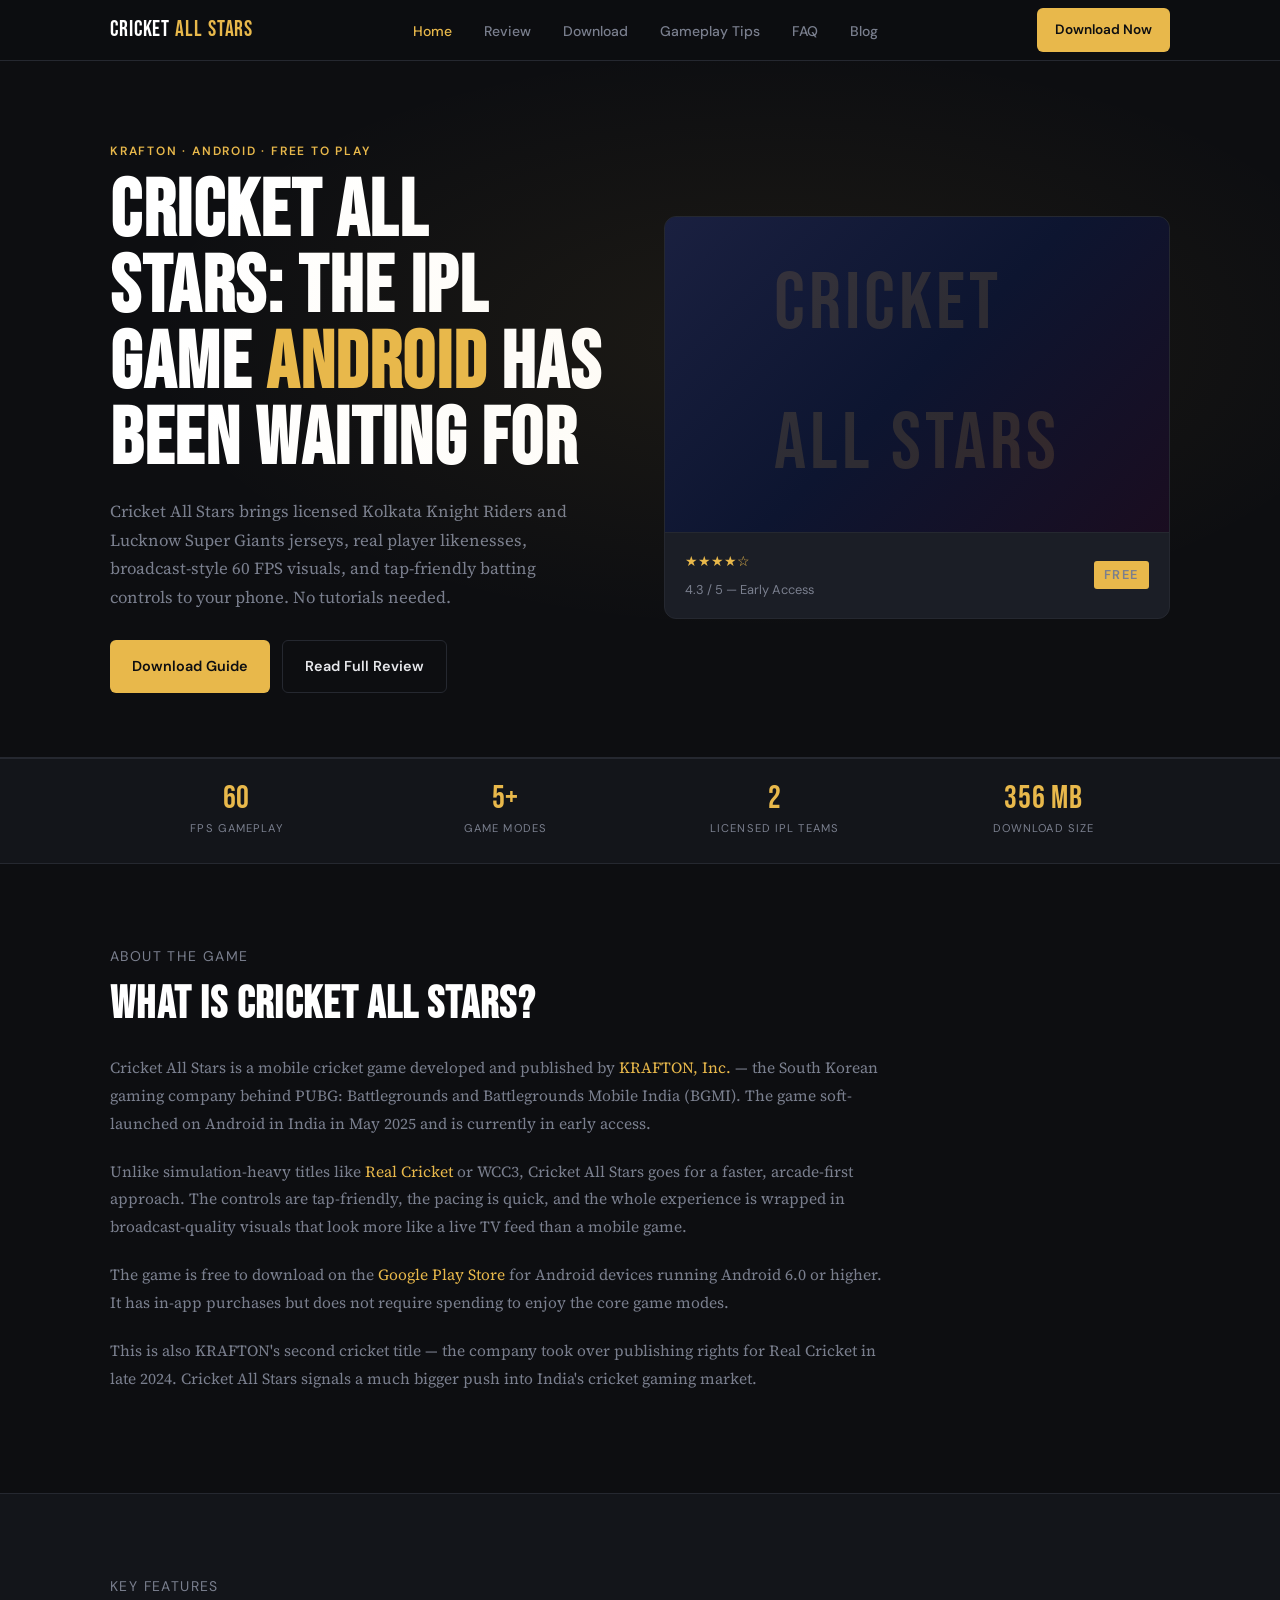
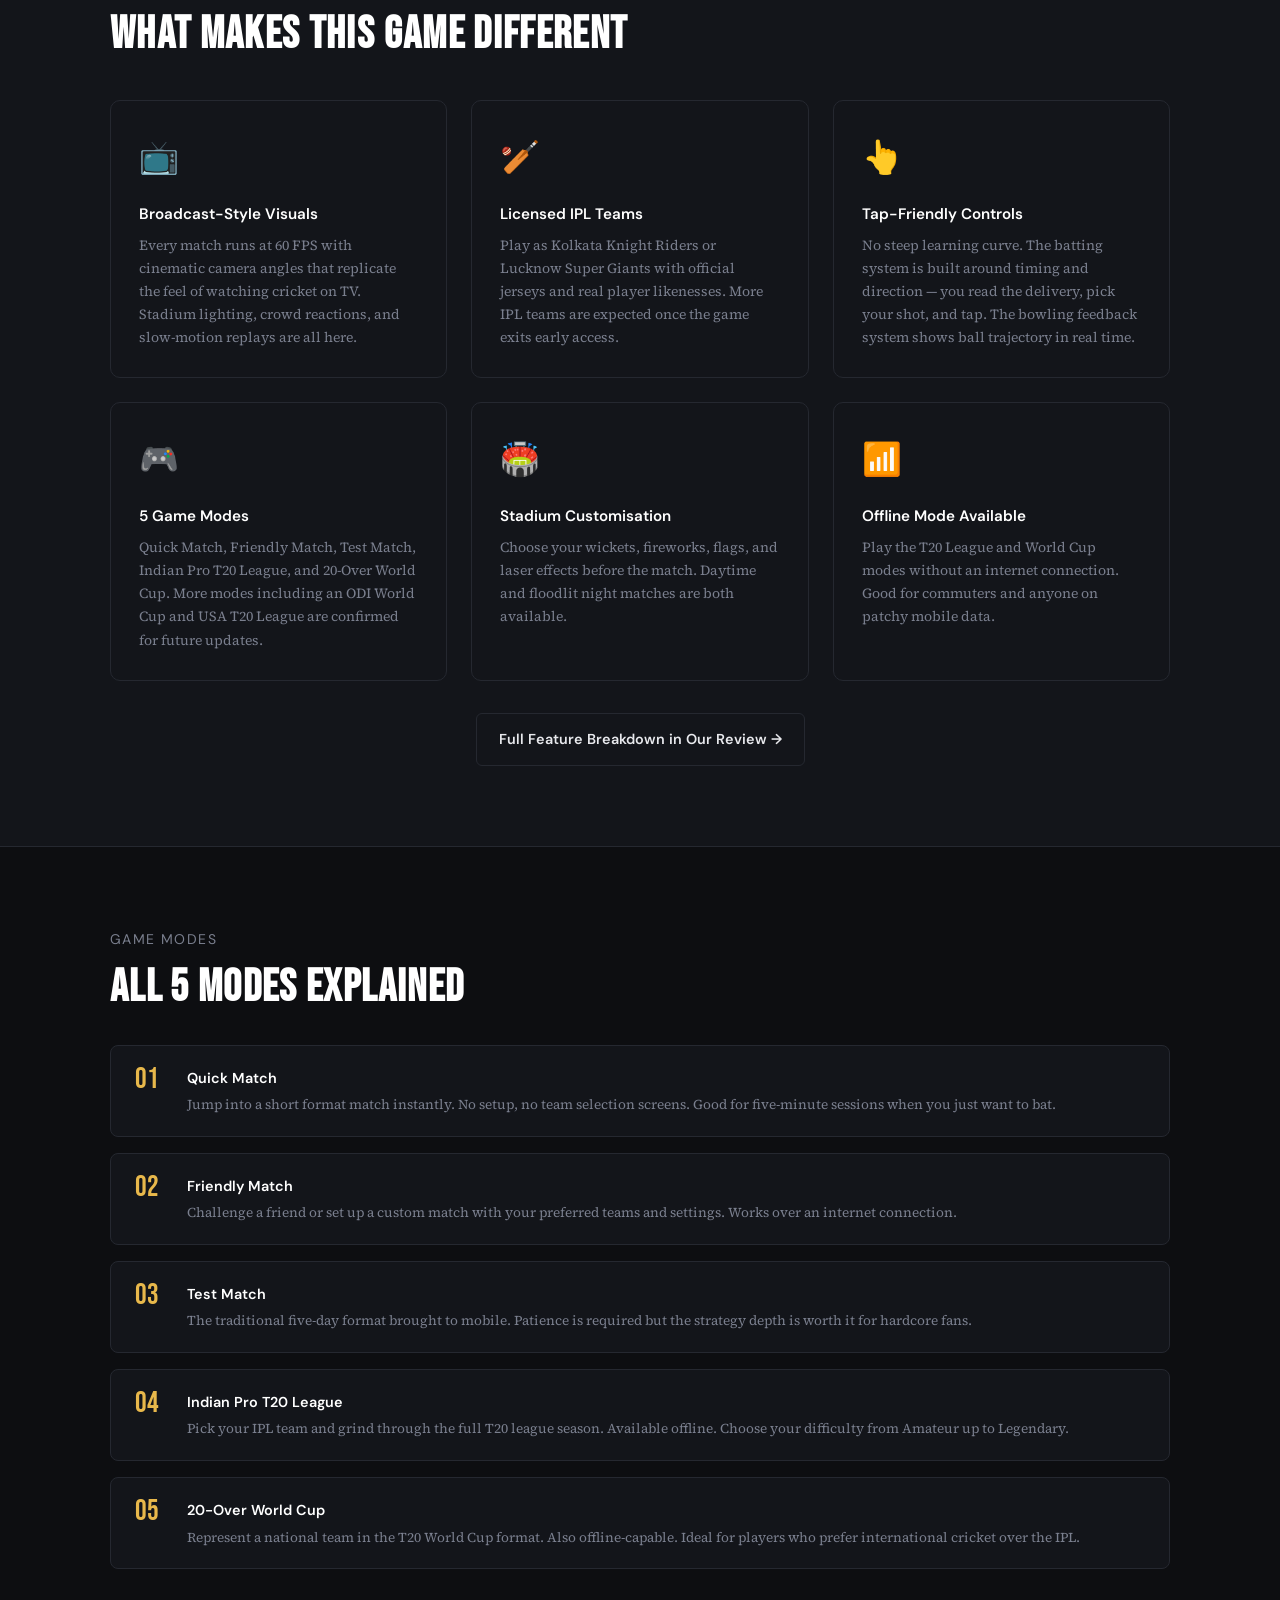
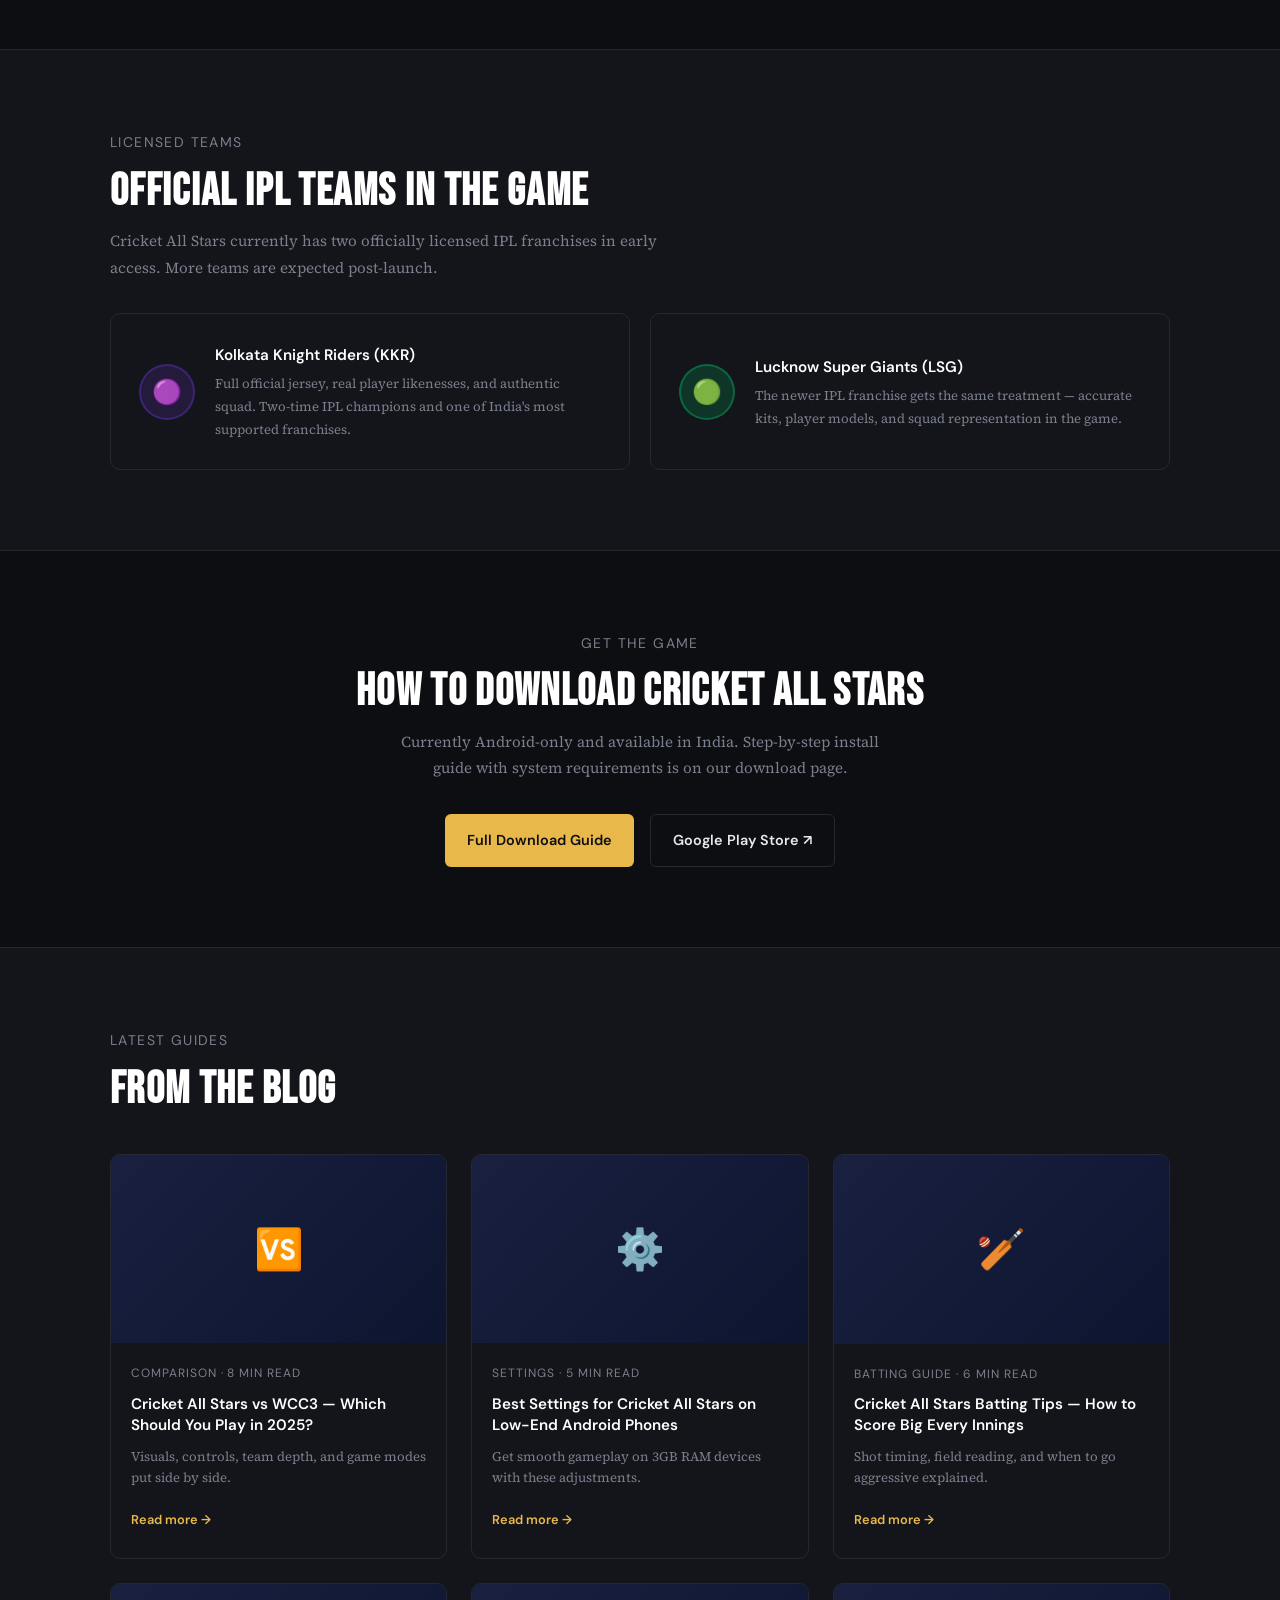
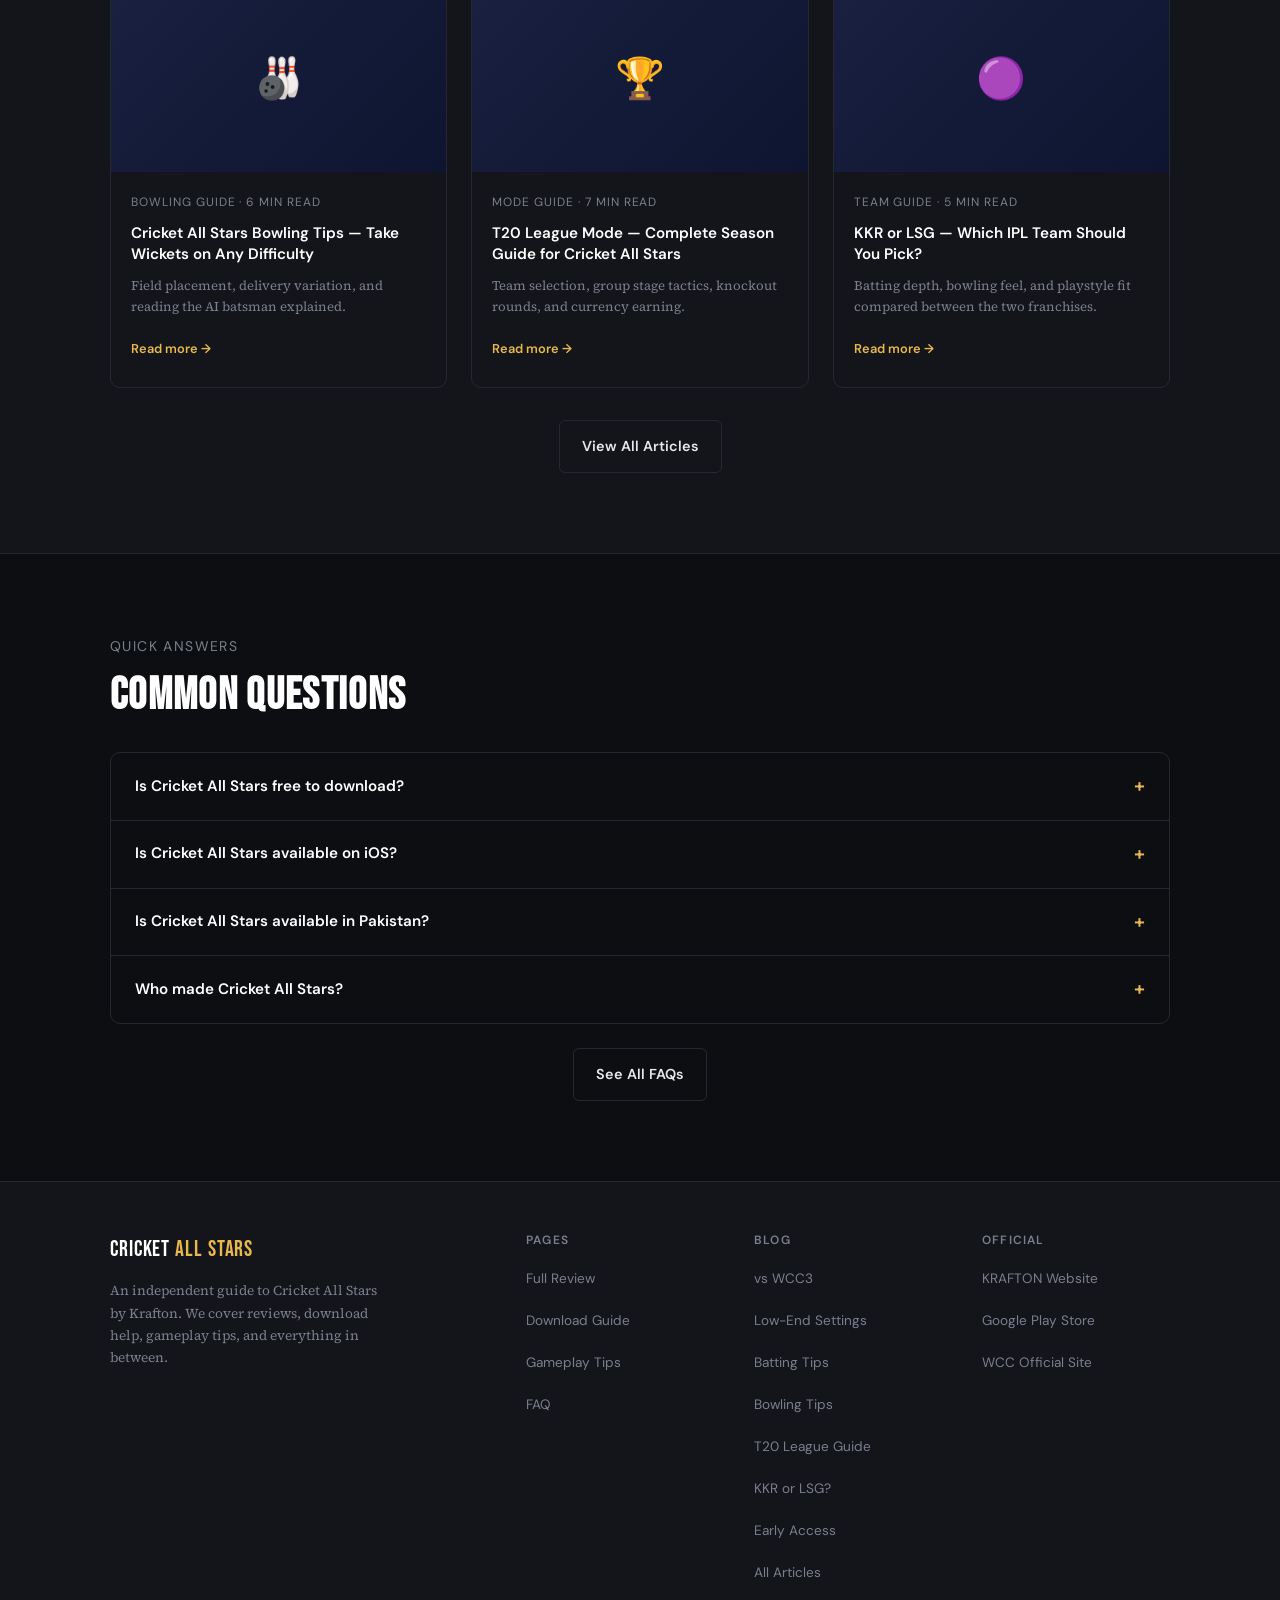
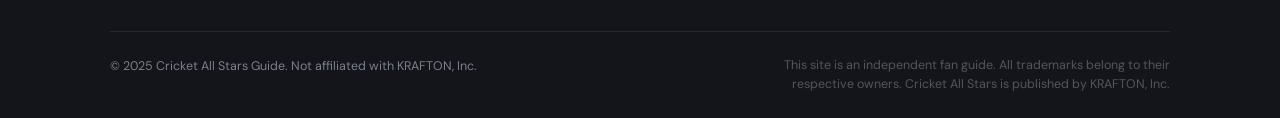
<file: index.html>
<!DOCTYPE html>
<html lang="en">
<head>
  <meta charset="UTF-8">
  <meta name="viewport" content="width=device-width, initial-scale=1.0, viewport-fit=cover">
  <title>Cricket All Stars: Download Krafton's New IPL Game for Android</title>
  <meta name="description" content="Download Cricket All Stars by Krafton! Get the official mobile IPL game for Android with 60 FPS gameplay, licensed team jerseys, tips, and full review.">
  <meta name="keywords" content="Cricket All Stars, Krafton cricket game, Cricket All Stars download, IPL cricket game Android, Cricket All Stars review">
  <link rel="canonical" href="https://nazzal5448.github.io/cricket-all-stars-game/">
  <meta property="og:title" content="Cricket All Stars: Download Krafton's New IPL Game">
  <meta property="og:description" content="Download Cricket All Stars by Krafton! Get the official mobile IPL game for Android with 60 FPS gameplay, licensed team jerseys, tips, and full review.">
  <meta property="og:type" content="website">
  <meta property="og:url" content="https://nazzal5448.github.io/cricket-all-stars-game/">
  <link rel="stylesheet" href="assets/css/style.css">
  <script type="application/ld+json">
  {
    "@context": "https://schema.org",
    "@type": "WebSite",
    "name": "Cricket All Stars Guide",
    "url": "https://nazzal5448.github.io/cricket-all-stars-game/",
    "description": "Complete guide to Cricket All Stars by Krafton — review, download, tips, and FAQs.",
    "publisher": {
      "@type": "Organization",
      "name": "Cricket All Stars Guide"
    }
  }
  </script>
  <script type="application/ld+json">
  {
    "@context": "https://schema.org",
    "@type": "SoftwareApplication",
    "name": "Cricket All Stars",
    "applicationCategory": "GameApplication",
    "operatingSystem": "Android",
    "author": { "@type": "Organization", "name": "KRAFTON, Inc." },
    "offers": { "@type": "Offer", "price": "0", "priceCurrency": "USD" },
    "aggregateRating": {
      "@type": "AggregateRating",
      "ratingValue": "4.3",
      "ratingCount": "1200",
      "bestRating": "5"
    }
  }
  </script>
  <!-- Google tag (gtag.js) -->
  <script async src="https://www.googletagmanager.com/gtag/js?id=G-2MDLQGP7DT"></script>
  <script>
    window.dataLayer = window.dataLayer || [];
    function gtag(){dataLayer.push(arguments);}
    gtag('js', new Date());

    gtag('config', 'G-2MDLQGP7DT');
  </script>
</head>
<body>

<!-- NAV -->
<nav class="site-nav">
  <div class="nav-inner">
    <a href="index.html" class="nav-logo">Cricket <span>All Stars</span></a>
    <ul class="nav-links">
      <li><a href="index.html" class="active">Home</a></li>
      <li><a href="review.html">Review</a></li>
      <li><a href="download.html">Download</a></li>
      <li><a href="gameplay.html">Gameplay Tips</a></li>
      <li><a href="faq.html">FAQ</a></li>
      <li><a href="blog.html">Blog</a></li>
    </ul>
    <a href="download.html" class="btn btn-primary nav-cta">Download Now</a>
    <button class="nav-toggle" aria-label="Toggle navigation">
      <span></span><span></span><span></span>
    </button>
  </div>
</nav>

<!-- HERO -->
<section class="hero">
  <div class="container">
    <div class="hero-grid">
      <div>
        <p class="hero-eyebrow">Krafton · Android · Free to Play</p>
        <h1>Cricket All Stars: The IPL Game <em>Android</em> Has Been Waiting For</h1>
        <p class="hero-desc">Cricket All Stars brings licensed Kolkata Knight Riders and Lucknow Super Giants jerseys, real player likenesses, broadcast-style 60 FPS visuals, and tap-friendly batting controls to your phone. No tutorials needed.</p>
        <div class="hero-actions">
          <a href="download.html" class="btn btn-primary">Download Guide</a>
          <a href="review.html" class="btn btn-outline">Read Full Review</a>
        </div>
      </div>
      <div class="hero-visual">
        <div class="hero-card">
          <div class="hero-card-img">CRICKET<br>ALL STARS</div>
          <div class="hero-card-meta">
            <div>
              <div class="rating-stars">★★★★☆</div>
              <span>4.3 / 5 — Early Access</span>
            </div>
            <span class="tag">Free</span>
          </div>
        </div>
      </div>
    </div>
  </div>
</section>

<!-- STAT STRIP -->
<div class="stat-strip">
  <div class="container">
    <div class="stat-grid">
      <div class="stat-item">
        <div class="stat-number">60</div>
        <div class="stat-label">FPS Gameplay</div>
      </div>
      <div class="stat-item">
        <div class="stat-number">5+</div>
        <div class="stat-label">Game Modes</div>
      </div>
      <div class="stat-item">
        <div class="stat-number">2</div>
        <div class="stat-label">Licensed IPL Teams</div>
      </div>
      <div class="stat-item">
        <div class="stat-number">356 MB</div>
        <div class="stat-label">Download Size</div>
      </div>
    </div>
  </div>
</div>

<!-- WHAT IS IT -->
<section class="section">
  <div class="container">
    <p class="section-sub">About the Game</p>
    <h2 class="section-heading">What Is Cricket All Stars?</h2>
    <div class="article-body" style="max-width: 780px; margin-top: 1.5rem;">
      <p>Cricket All Stars is a mobile cricket game developed and published by <a href="https://krafton.com" target="_blank" rel="noopener">KRAFTON, Inc.</a> — the South Korean gaming company behind PUBG: Battlegrounds and Battlegrounds Mobile India (BGMI). The game soft-launched on Android in India in May 2025 and is currently in early access.</p>
      <p>Unlike simulation-heavy titles like <a href="https://realcricket.krafton.com" target="_blank" rel="noopener">Real Cricket</a> or WCC3, Cricket All Stars goes for a faster, arcade-first approach. The controls are tap-friendly, the pacing is quick, and the whole experience is wrapped in broadcast-quality visuals that look more like a live TV feed than a mobile game.</p>
      <p>The game is free to download on the <a href="https://play.google.com/store/apps/details?id=com.krafton.cricketallstars" target="_blank" rel="noopener noreferrer">Google Play Store</a> for Android devices running Android 6.0 or higher. It has in-app purchases but does not require spending to enjoy the core game modes.</p>
      <p>This is also KRAFTON's second cricket title — the company took over publishing rights for Real Cricket in late 2024. Cricket All Stars signals a much bigger push into India's cricket gaming market.</p>
    </div>
  </div>
</section>

<!-- FEATURES -->
<section class="section" style="background: var(--bg2); border-top: 1px solid var(--border); border-bottom: 1px solid var(--border);">
  <div class="container">
    <p class="section-sub">Key Features</p>
    <h2 class="section-heading">What Makes This Game Different</h2>
    <div class="features-grid">
      <div class="feature-card">
        <div class="feature-icon">📺</div>
        <h3>Broadcast-Style Visuals</h3>
        <p>Every match runs at 60 FPS with cinematic camera angles that replicate the feel of watching cricket on TV. Stadium lighting, crowd reactions, and slow-motion replays are all here.</p>
      </div>
      <div class="feature-card">
        <div class="feature-icon">🏏</div>
        <h3>Licensed IPL Teams</h3>
        <p>Play as Kolkata Knight Riders or Lucknow Super Giants with official jerseys and real player likenesses. More IPL teams are expected once the game exits early access.</p>
      </div>
      <div class="feature-card">
        <div class="feature-icon">👆</div>
        <h3>Tap-Friendly Controls</h3>
        <p>No steep learning curve. The batting system is built around timing and direction — you read the delivery, pick your shot, and tap. The bowling feedback system shows ball trajectory in real time.</p>
      </div>
      <div class="feature-card">
        <div class="feature-icon">🎮</div>
        <h3>5 Game Modes</h3>
        <p>Quick Match, Friendly Match, Test Match, Indian Pro T20 League, and 20-Over World Cup. More modes including an ODI World Cup and USA T20 League are confirmed for future updates.</p>
      </div>
      <div class="feature-card">
        <div class="feature-icon">🏟️</div>
        <h3>Stadium Customisation</h3>
        <p>Choose your wickets, fireworks, flags, and laser effects before the match. Daytime and floodlit night matches are both available.</p>
      </div>
      <div class="feature-card">
        <div class="feature-icon">📶</div>
        <h3>Offline Mode Available</h3>
        <p>Play the T20 League and World Cup modes without an internet connection. Good for commuters and anyone on patchy mobile data.</p>
      </div>
    </div>
    <div style="margin-top: 2rem; text-align: center;">
      <a href="review.html" class="btn btn-outline">Full Feature Breakdown in Our Review →</a>
    </div>
  </div>
</section>

<!-- GAME MODES -->
<section class="section">
  <div class="container">
    <p class="section-sub">Game Modes</p>
    <h2 class="section-heading">All 5 Modes Explained</h2>
    <div class="modes-list">
      <div class="mode-item">
        <div class="mode-num">01</div>
        <div>
          <h3>Quick Match</h3>
          <p>Jump into a short format match instantly. No setup, no team selection screens. Good for five-minute sessions when you just want to bat.</p>
        </div>
      </div>
      <div class="mode-item">
        <div class="mode-num">02</div>
        <div>
          <h3>Friendly Match</h3>
          <p>Challenge a friend or set up a custom match with your preferred teams and settings. Works over an internet connection.</p>
        </div>
      </div>
      <div class="mode-item">
        <div class="mode-num">03</div>
        <div>
          <h3>Test Match</h3>
          <p>The traditional five-day format brought to mobile. Patience is required but the strategy depth is worth it for hardcore fans.</p>
        </div>
      </div>
      <div class="mode-item">
        <div class="mode-num">04</div>
        <div>
          <h3>Indian Pro T20 League</h3>
          <p>Pick your IPL team and grind through the full T20 league season. Available offline. Choose your difficulty from Amateur up to Legendary.</p>
        </div>
      </div>
      <div class="mode-item">
        <div class="mode-num">05</div>
        <div>
          <h3>20-Over World Cup</h3>
          <p>Represent a national team in the T20 World Cup format. Also offline-capable. Ideal for players who prefer international cricket over the IPL.</p>
        </div>
      </div>
    </div>
  </div>
</section>

<!-- IPL TEAMS -->
<section class="section" style="background: var(--bg2); border-top: 1px solid var(--border); border-bottom: 1px solid var(--border);">
  <div class="container">
    <p class="section-sub">Licensed Teams</p>
    <h2 class="section-heading">Official IPL Teams in the Game</h2>
    <p style="color: var(--muted); max-width: 600px; margin: 0.75rem 0 0; font-size: 0.95rem;">Cricket All Stars currently has two officially licensed IPL franchises in early access. More teams are expected post-launch.</p>
    <div class="teams-grid">
      <div class="team-card">
        <div class="team-badge kkr">🟣</div>
        <div>
          <h3>Kolkata Knight Riders (KKR)</h3>
          <p>Full official jersey, real player likenesses, and authentic squad. Two-time IPL champions and one of India's most supported franchises.</p>
        </div>
      </div>
      <div class="team-card">
        <div class="team-badge lsg">🟢</div>
        <div>
          <h3>Lucknow Super Giants (LSG)</h3>
          <p>The newer IPL franchise gets the same treatment — accurate kits, player models, and squad representation in the game.</p>
        </div>
      </div>
    </div>
  </div>
</section>

<!-- QUICK DOWNLOAD CTA -->
<section class="section">
  <div class="container" style="text-align: center;">
    <p class="section-sub">Get the Game</p>
    <h2 class="section-heading">How to Download Cricket All Stars</h2>
    <p style="color: var(--muted); max-width: 520px; margin: 0.75rem auto 2rem; font-size: 0.95rem;">Currently Android-only and available in India. Step-by-step install guide with system requirements is on our download page.</p>
    <div style="display: flex; gap: 1rem; justify-content: center; flex-wrap: wrap;">
      <a href="download.html" class="btn btn-primary">Full Download Guide</a>
      <a href="https://play.google.com/store/apps/details?id=com.krafton.cricketallstars" target="_blank" rel="noopener noreferrer" class="btn btn-outline">Google Play Store ↗</a>
    </div>
  </div>
</section>

<!-- BLOG PREVIEW -->
<section class="section" style="background: var(--bg2); border-top: 1px solid var(--border); border-bottom: 1px solid var(--border);">
  <div class="container">
    <p class="section-sub">Latest Guides</p>
    <h2 class="section-heading">From the Blog</h2>
    <div class="blog-grid">
      <div class="blog-card">
        <div class="blog-thumb">🆚</div>
        <div class="blog-body">
          <div class="blog-meta">Comparison · 8 min read</div>
          <h3>Cricket All Stars vs WCC3 — Which Should You Play in 2025?</h3>
          <p>Visuals, controls, team depth, and game modes put side by side.</p>
          <a href="blog/cricket-all-stars-vs-wcc3.html" class="blog-link">Read more →</a>
        </div>
      </div>
      <div class="blog-card">
        <div class="blog-thumb">⚙️</div>
        <div class="blog-body">
          <div class="blog-meta">Settings · 5 min read</div>
          <h3>Best Settings for Cricket All Stars on Low-End Android Phones</h3>
          <p>Get smooth gameplay on 3GB RAM devices with these adjustments.</p>
          <a href="blog/cricket-all-stars-settings-low-end-android.html" class="blog-link">Read more →</a>
        </div>
      </div>
      <div class="blog-card">
        <div class="blog-thumb">🏏</div>
        <div class="blog-body">
          <div class="blog-meta">Batting Guide · 6 min read</div>
          <h3>Cricket All Stars Batting Tips — How to Score Big Every Innings</h3>
          <p>Shot timing, field reading, and when to go aggressive explained.</p>
          <a href="blog/cricket-all-stars-batting-tips.html" class="blog-link">Read more →</a>
        </div>
      </div>
      <div class="blog-card">
        <div class="blog-thumb">🎳</div>
        <div class="blog-body">
          <div class="blog-meta">Bowling Guide · 6 min read</div>
          <h3>Cricket All Stars Bowling Tips — Take Wickets on Any Difficulty</h3>
          <p>Field placement, delivery variation, and reading the AI batsman explained.</p>
          <a href="blog/cricket-all-stars-bowling-tips.html" class="blog-link">Read more →</a>
        </div>
      </div>
      <div class="blog-card">
        <div class="blog-thumb">🏆</div>
        <div class="blog-body">
          <div class="blog-meta">Mode Guide · 7 min read</div>
          <h3>T20 League Mode — Complete Season Guide for Cricket All Stars</h3>
          <p>Team selection, group stage tactics, knockout rounds, and currency earning.</p>
          <a href="blog/cricket-all-stars-t20-league-guide.html" class="blog-link">Read more →</a>
        </div>
      </div>
      <div class="blog-card">
        <div class="blog-thumb">🟣</div>
        <div class="blog-body">
          <div class="blog-meta">Team Guide · 5 min read</div>
          <h3>KKR or LSG — Which IPL Team Should You Pick?</h3>
          <p>Batting depth, bowling feel, and playstyle fit compared between the two franchises.</p>
          <a href="blog/cricket-all-stars-kkr-or-lsg.html" class="blog-link">Read more →</a>
        </div>
      </div>
    </div>
    <div style="text-align: center; margin-top: 2rem;">
      <a href="blog.html" class="btn btn-outline">View All Articles</a>
    </div>
  </div>
</section>

<!-- HOME FAQ -->
<section class="section">
  <div class="container">
    <p class="section-sub">Quick Answers</p>
    <h2 class="section-heading">Common Questions</h2>
    <div class="faq-list" style="margin-top: 2rem;" itemscope itemtype="https://schema.org/FAQPage">
      <div class="faq-item" itemscope itemprop="mainEntity" itemtype="https://schema.org/Question">
        <button class="faq-question" itemprop="name">Is Cricket All Stars free to download?<span class="faq-icon">+</span></button>
        <div class="faq-answer" itemscope itemprop="acceptedAnswer" itemtype="https://schema.org/Answer">
          <span itemprop="text">Yes. Cricket All Stars is completely free to download on the Google Play Store. The game has in-app purchases but you can play all major modes without spending anything.</span>
        </div>
      </div>
      <div class="faq-item" itemscope itemprop="mainEntity" itemtype="https://schema.org/Question">
        <button class="faq-question" itemprop="name">Is Cricket All Stars available on iOS?<span class="faq-icon">+</span></button>
        <div class="faq-answer" itemscope itemprop="acceptedAnswer" itemtype="https://schema.org/Answer">
          <span itemprop="text">No. As of mid-2025, Cricket All Stars is Android-only and available exclusively in India. There is no confirmed iOS release date yet.</span>
        </div>
      </div>
      <div class="faq-item" itemscope itemprop="mainEntity" itemtype="https://schema.org/Question">
        <button class="faq-question" itemprop="name">Is Cricket All Stars available in Pakistan?<span class="faq-icon">+</span></button>
        <div class="faq-answer" itemscope itemprop="acceptedAnswer" itemtype="https://schema.org/Answer">
          <span itemprop="text">Not yet. The game is currently geo-restricted to India as part of its early access soft launch. KRAFTON has not announced a Pakistan or global release date.</span>
        </div>
      </div>
      <div class="faq-item" itemscope itemprop="mainEntity" itemtype="https://schema.org/Question">
        <button class="faq-question" itemprop="name">Who made Cricket All Stars?<span class="faq-icon">+</span></button>
        <div class="faq-answer" itemscope itemprop="acceptedAnswer" itemtype="https://schema.org/Answer">
          <span itemprop="text">Cricket All Stars was developed and published by KRAFTON, Inc. — the South Korean gaming studio known for PUBG and BGMI. This is their second cricket game after taking over Real Cricket publishing.</span>
        </div>
      </div>
    </div>
    <div style="margin-top: 1.5rem; text-align: center;">
      <a href="faq.html" class="btn btn-outline">See All FAQs</a>
    </div>
  </div>
</section>

<!-- FOOTER -->
<footer class="site-footer">
  <div class="container">
    <div class="footer-grid">
      <div class="footer-brand">
        <a href="index.html" class="nav-logo">Cricket <span>All Stars</span></a>
        <p>An independent guide to Cricket All Stars by Krafton. We cover reviews, download help, gameplay tips, and everything in between.</p>
      </div>
      <div class="footer-col">
        <h4>Pages</h4>
        <ul>
          <li><a href="review.html">Full Review</a></li>
          <li><a href="download.html">Download Guide</a></li>
          <li><a href="gameplay.html">Gameplay Tips</a></li>
          <li><a href="faq.html">FAQ</a></li>
        </ul>
      </div>
      <div class="footer-col">
        <h4>Blog</h4>
        <ul>
          <li><a href="blog/cricket-all-stars-vs-wcc3.html">vs WCC3</a></li>
          <li><a href="blog/cricket-all-stars-settings-low-end-android.html">Low-End Settings</a></li>
          <li><a href="blog/cricket-all-stars-batting-tips.html">Batting Tips</a></li>
          <li><a href="blog/cricket-all-stars-bowling-tips.html">Bowling Tips</a></li>
          <li><a href="blog/cricket-all-stars-t20-league-guide.html">T20 League Guide</a></li>
          <li><a href="blog/cricket-all-stars-kkr-or-lsg.html">KKR or LSG?</a></li>
          <li><a href="blog/cricket-all-stars-early-access-what-to-expect.html">Early Access</a></li>
          <li><a href="blog.html">All Articles</a></li>
        </ul>
      </div>
      <div class="footer-col">
        <h4>Official</h4>
        <ul>
          <li><a href="https://krafton.com" target="_blank" rel="noopener">KRAFTON Website</a></li>
          <li><a href="https://play.google.com/store/apps/details?id=com.krafton.cricketallstars" target="_blank" rel="noopener noreferrer">Google Play Store</a></li>
          <li><a href="https://www.wcc.game" target="_blank" rel="noopener">WCC Official Site</a></li>
        </ul>
      </div>
    </div>
    <div class="footer-bottom">
      <p>© 2025 Cricket All Stars Guide. Not affiliated with KRAFTON, Inc.</p>
      <p class="footer-disclaimer">This site is an independent fan guide. All trademarks belong to their respective owners. Cricket All Stars is published by KRAFTON, Inc.</p>
    </div>
  </div>
</footer>

<script src="assets/js/main.js"></script>
</body>
</html>
</file>
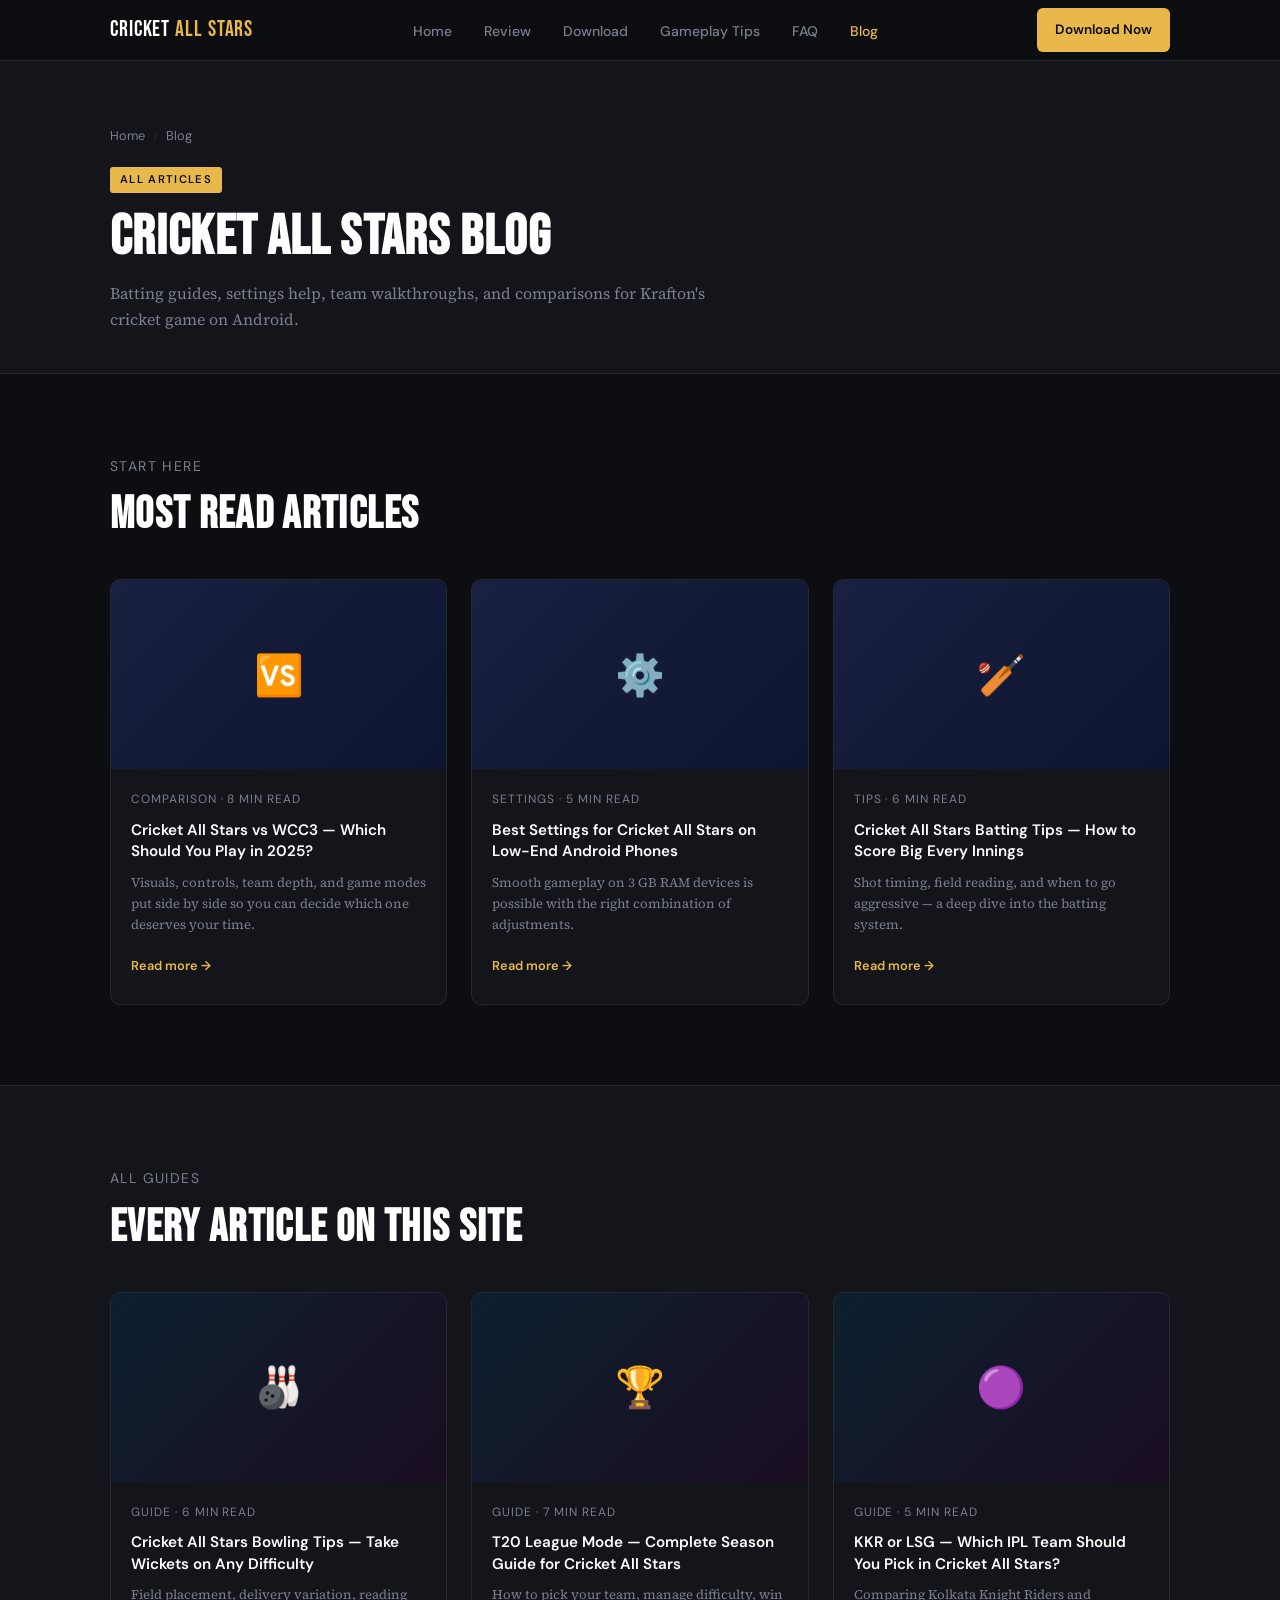
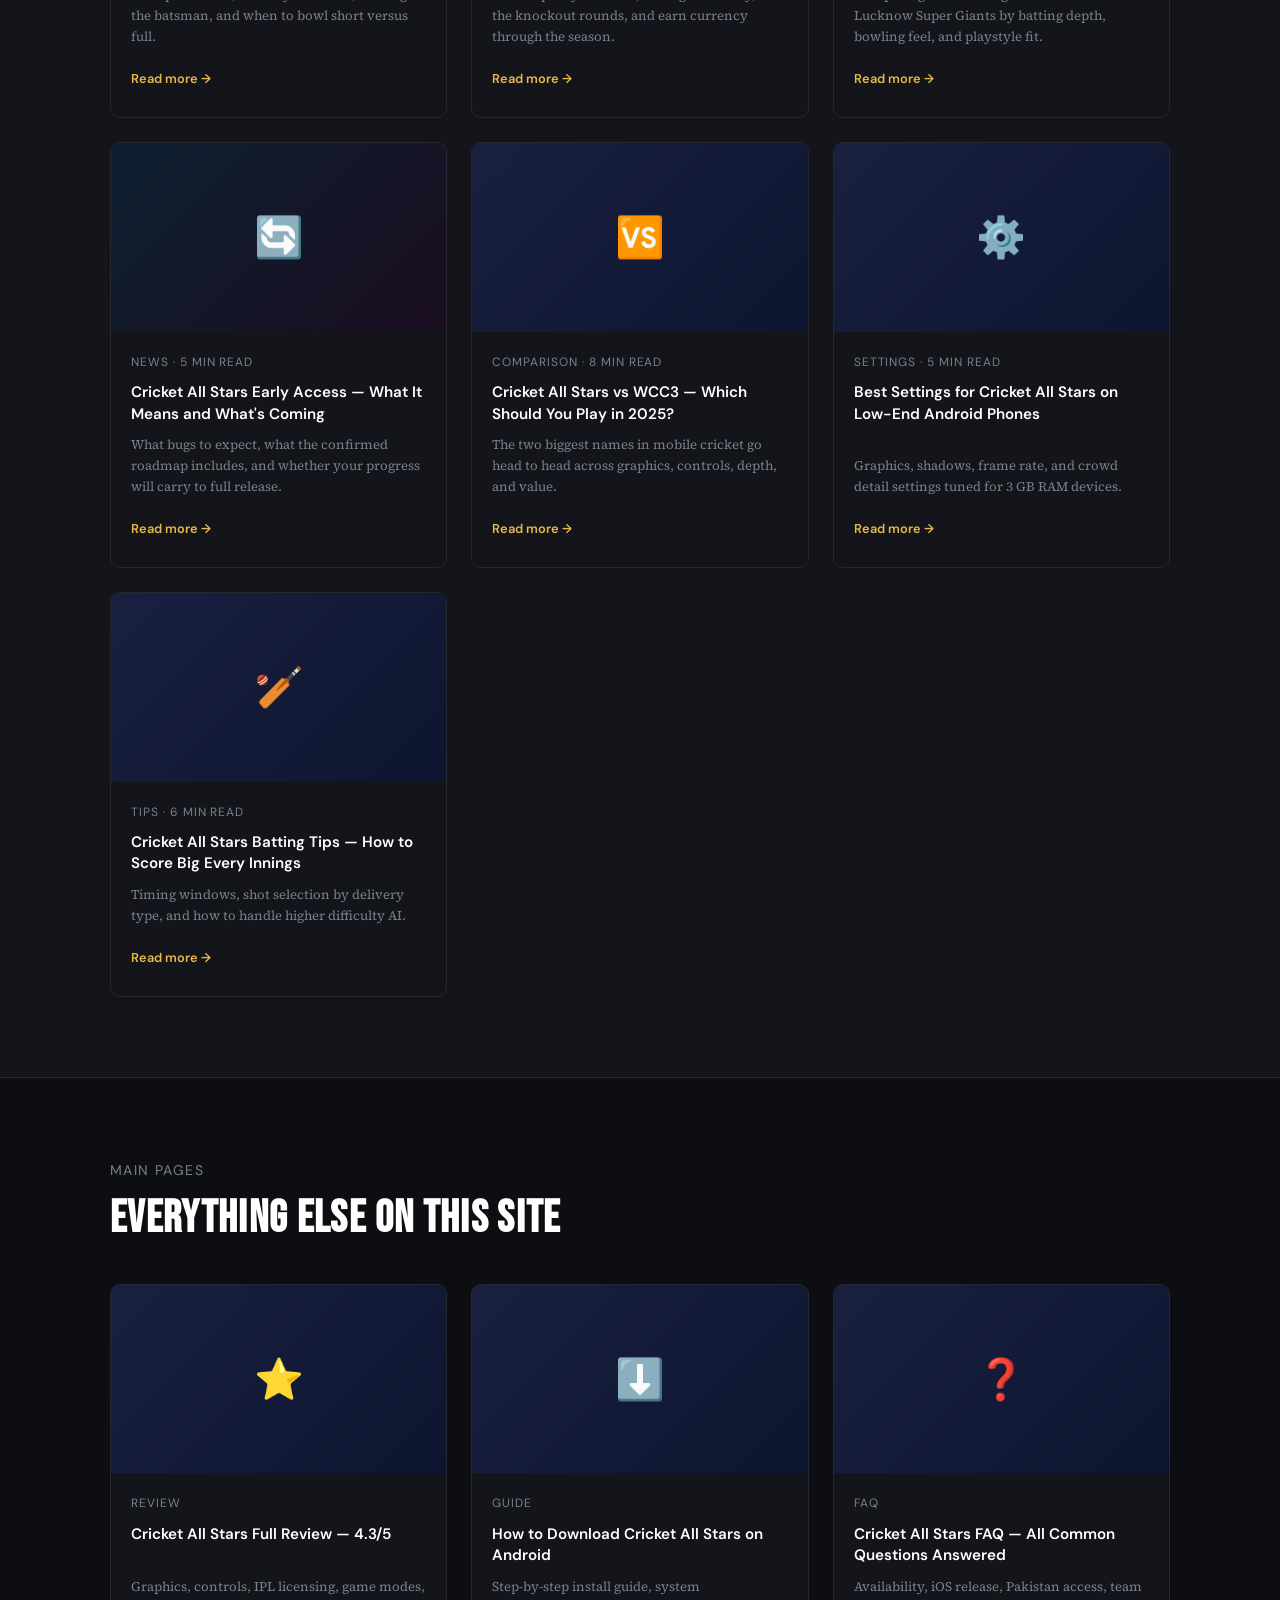
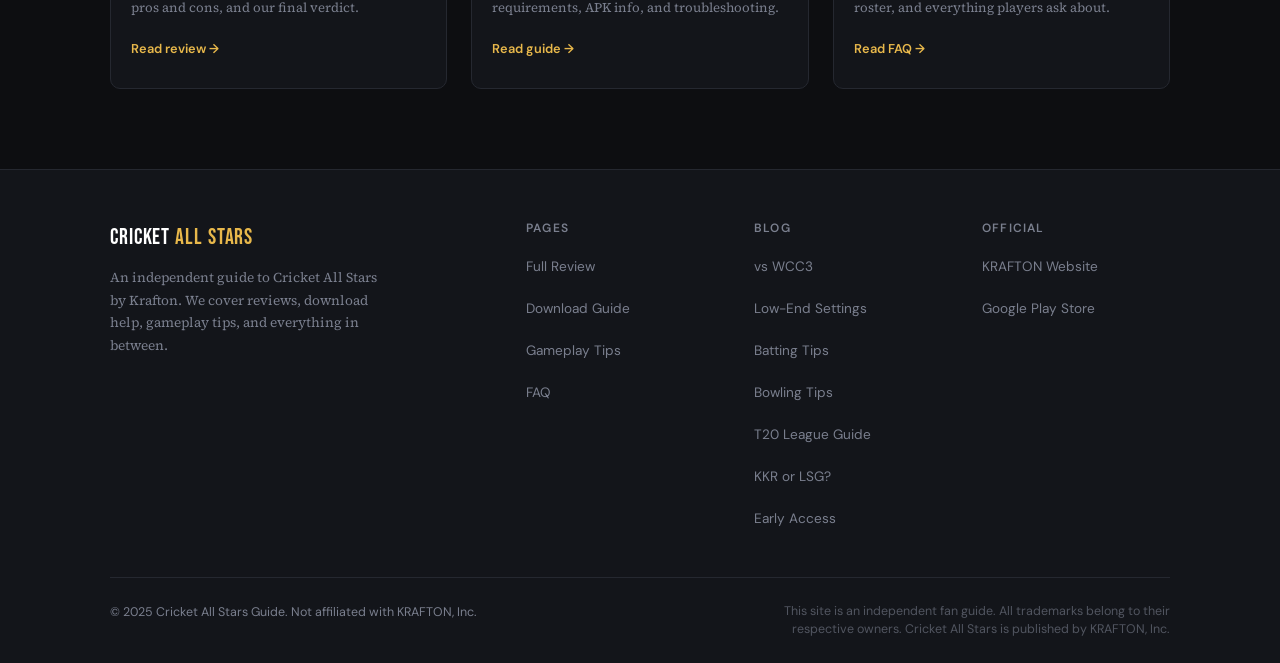
<file: blog.html>
<!DOCTYPE html>
<html lang="en">
<head>
  <meta charset="UTF-8">
  <meta name="viewport" content="width=device-width, initial-scale=1.0, viewport-fit=cover">
  <title>Cricket All Stars Blog — Guides, Tips, and Comparisons</title>
  <meta name="description" content="The Cricket All Stars blog covers batting tips, bowling strategy, settings guides, team comparisons, and everything you need to get more out of Krafton's cricket game on Android.">
  <link rel="canonical" href="https://nazzal5448.github.io/cricket-all-stars-game/blog.html">
  <meta property="og:title" content="Cricket All Stars Blog — Guides, Tips, and Comparisons">
  <meta property="og:description" content="Batting guides, settings help, team comparisons, and game mode walkthroughs for Cricket All Stars by Krafton.">
  <meta property="og:type" content="website">
  <meta property="og:url" content="https://nazzal5448.github.io/cricket-all-stars-game/blog.html">
  <link rel="stylesheet" href="assets/css/style.css">
  <script type="application/ld+json">
  {
    "@context": "https://schema.org",
    "@type": "Blog",
    "name": "Cricket All Stars Blog",
    "url": "https://nazzal5448.github.io/cricket-all-stars-game/blog.html",
    "description": "Guides, tips, comparisons, and game mode walkthroughs for Cricket All Stars by KRAFTON.",
    "publisher": {
      "@type": "Organization",
      "name": "Cricket All Stars Guide"
    }
  }
  </script>
  <!-- Google tag (gtag.js) -->
  <script async src="https://www.googletagmanager.com/gtag/js?id=G-2MDLQGP7DT"></script>
  <script>
    window.dataLayer = window.dataLayer || [];
    function gtag(){dataLayer.push(arguments);}
    gtag('js', new Date());

    gtag('config', 'G-2MDLQGP7DT');
  </script>
</head>
<body>

<nav class="site-nav">
  <div class="nav-inner">
    <a href="index.html" class="nav-logo">Cricket <span>All Stars</span></a>
    <ul class="nav-links">
      <li><a href="index.html">Home</a></li>
      <li><a href="review.html">Review</a></li>
      <li><a href="download.html">Download</a></li>
      <li><a href="gameplay.html">Gameplay Tips</a></li>
      <li><a href="faq.html">FAQ</a></li>
      <li><a href="blog.html" class="active">Blog</a></li>
    </ul>
    <a href="download.html" class="btn btn-primary nav-cta">Download Now</a>
    <button class="nav-toggle" aria-label="Toggle navigation">
      <span></span><span></span><span></span>
    </button>
  </div>
</nav>

<div class="page-hero">
  <div class="container">
    <nav class="breadcrumb"><a href="index.html">Home</a><span>/</span>Blog</nav>
    <span class="tag" style="margin-bottom:1rem; display:inline-block;">All Articles</span>
    <h1>Cricket All Stars Blog</h1>
    <p>Batting guides, settings help, team walkthroughs, and comparisons for Krafton's cricket game on Android.</p>
  </div>
</div>

<!-- FEATURED POST -->
<section class="section">
  <div class="container">
    <p class="section-sub">Start Here</p>
    <h2 class="section-heading">Most Read Articles</h2>
    <div class="blog-grid" style="margin-top: 2.5rem;">

      <div class="blog-card">
        <div class="blog-thumb" style="background: linear-gradient(135deg,#1a2040,#0d1530);">🆚</div>
        <div class="blog-body">
          <div class="blog-meta">Comparison · 8 min read</div>
          <h3>Cricket All Stars vs WCC3 — Which Should You Play in 2025?</h3>
          <p>Visuals, controls, team depth, and game modes put side by side so you can decide which one deserves your time.</p>
          <a href="blog/cricket-all-stars-vs-wcc3.html" class="blog-link">Read more →</a>
        </div>
      </div>

      <div class="blog-card">
        <div class="blog-thumb" style="background: linear-gradient(135deg,#1a2040,#0d1530);">⚙️</div>
        <div class="blog-body">
          <div class="blog-meta">Settings · 5 min read</div>
          <h3>Best Settings for Cricket All Stars on Low-End Android Phones</h3>
          <p>Smooth gameplay on 3 GB RAM devices is possible with the right combination of adjustments.</p>
          <a href="blog/cricket-all-stars-settings-low-end-android.html" class="blog-link">Read more →</a>
        </div>
      </div>

      <div class="blog-card">
        <div class="blog-thumb" style="background: linear-gradient(135deg,#1a2040,#0d1530);">🏏</div>
        <div class="blog-body">
          <div class="blog-meta">Tips · 6 min read</div>
          <h3>Cricket All Stars Batting Tips — How to Score Big Every Innings</h3>
          <p>Shot timing, field reading, and when to go aggressive — a deep dive into the batting system.</p>
          <a href="blog/cricket-all-stars-batting-tips.html" class="blog-link">Read more →</a>
        </div>
      </div>

    </div>
  </div>
</section>

<!-- ALL ARTICLES -->
<section class="section" style="background: var(--bg2); border-top: 1px solid var(--border); border-bottom: 1px solid var(--border);">
  <div class="container">
    <p class="section-sub">All Guides</p>
    <h2 class="section-heading">Every Article on This Site</h2>
    <div class="blog-grid" style="margin-top: 2.5rem;">

      <div class="blog-card">
        <div class="blog-thumb" style="background: linear-gradient(135deg,#0d2030,#1a0d20);">🎳</div>
        <div class="blog-body">
          <div class="blog-meta">Guide · 6 min read</div>
          <h3>Cricket All Stars Bowling Tips — Take Wickets on Any Difficulty</h3>
          <p>Field placement, delivery variation, reading the batsman, and when to bowl short versus full.</p>
          <a href="blog/cricket-all-stars-bowling-tips.html" class="blog-link">Read more →</a>
        </div>
      </div>

      <div class="blog-card">
        <div class="blog-thumb" style="background: linear-gradient(135deg,#0d2030,#1a0d20);">🏆</div>
        <div class="blog-body">
          <div class="blog-meta">Guide · 7 min read</div>
          <h3>T20 League Mode — Complete Season Guide for Cricket All Stars</h3>
          <p>How to pick your team, manage difficulty, win the knockout rounds, and earn currency through the season.</p>
          <a href="blog/cricket-all-stars-t20-league-guide.html" class="blog-link">Read more →</a>
        </div>
      </div>

      <div class="blog-card">
        <div class="blog-thumb" style="background: linear-gradient(135deg,#0d2030,#1a0d20);">🟣</div>
        <div class="blog-body">
          <div class="blog-meta">Guide · 5 min read</div>
          <h3>KKR or LSG — Which IPL Team Should You Pick in Cricket All Stars?</h3>
          <p>Comparing Kolkata Knight Riders and Lucknow Super Giants by batting depth, bowling feel, and playstyle fit.</p>
          <a href="blog/cricket-all-stars-kkr-or-lsg.html" class="blog-link">Read more →</a>
        </div>
      </div>

      <div class="blog-card">
        <div class="blog-thumb" style="background: linear-gradient(135deg,#0d2030,#1a0d20);">🔄</div>
        <div class="blog-body">
          <div class="blog-meta">News · 5 min read</div>
          <h3>Cricket All Stars Early Access — What It Means and What's Coming</h3>
          <p>What bugs to expect, what the confirmed roadmap includes, and whether your progress will carry to full release.</p>
          <a href="blog/cricket-all-stars-early-access-what-to-expect.html" class="blog-link">Read more →</a>
        </div>
      </div>

      <div class="blog-card">
        <div class="blog-thumb" style="background: linear-gradient(135deg,#1a2040,#0d1530);">🆚</div>
        <div class="blog-body">
          <div class="blog-meta">Comparison · 8 min read</div>
          <h3>Cricket All Stars vs WCC3 — Which Should You Play in 2025?</h3>
          <p>The two biggest names in mobile cricket go head to head across graphics, controls, depth, and value.</p>
          <a href="blog/cricket-all-stars-vs-wcc3.html" class="blog-link">Read more →</a>
        </div>
      </div>

      <div class="blog-card">
        <div class="blog-thumb" style="background: linear-gradient(135deg,#1a2040,#0d1530);">⚙️</div>
        <div class="blog-body">
          <div class="blog-meta">Settings · 5 min read</div>
          <h3>Best Settings for Cricket All Stars on Low-End Android Phones</h3>
          <p>Graphics, shadows, frame rate, and crowd detail settings tuned for 3 GB RAM devices.</p>
          <a href="blog/cricket-all-stars-settings-low-end-android.html" class="blog-link">Read more →</a>
        </div>
      </div>

      <div class="blog-card">
        <div class="blog-thumb" style="background: linear-gradient(135deg,#1a2040,#0d1530);">🏏</div>
        <div class="blog-body">
          <div class="blog-meta">Tips · 6 min read</div>
          <h3>Cricket All Stars Batting Tips — How to Score Big Every Innings</h3>
          <p>Timing windows, shot selection by delivery type, and how to handle higher difficulty AI.</p>
          <a href="blog/cricket-all-stars-batting-tips.html" class="blog-link">Read more →</a>
        </div>
      </div>

    </div>
  </div>
</section>

<!-- SITE PAGES PROMO -->
<section class="section">
  <div class="container">
    <p class="section-sub">Main Pages</p>
    <h2 class="section-heading">Everything Else on This Site</h2>
    <div class="blog-grid" style="margin-top: 2.5rem;">
      <div class="blog-card">
        <div class="blog-thumb" style="background: linear-gradient(135deg,#1a2040,#0d1530);">⭐</div>
        <div class="blog-body">
          <div class="blog-meta">Review</div>
          <h3>Cricket All Stars Full Review — 4.3/5</h3>
          <p>Graphics, controls, IPL licensing, game modes, pros and cons, and our final verdict.</p>
          <a href="review.html" class="blog-link">Read review →</a>
        </div>
      </div>
      <div class="blog-card">
        <div class="blog-thumb" style="background: linear-gradient(135deg,#1a2040,#0d1530);">⬇️</div>
        <div class="blog-body">
          <div class="blog-meta">Guide</div>
          <h3>How to Download Cricket All Stars on Android</h3>
          <p>Step-by-step install guide, system requirements, APK info, and troubleshooting.</p>
          <a href="download.html" class="blog-link">Read guide →</a>
        </div>
      </div>
      <div class="blog-card">
        <div class="blog-thumb" style="background: linear-gradient(135deg,#1a2040,#0d1530);">❓</div>
        <div class="blog-body">
          <div class="blog-meta">FAQ</div>
          <h3>Cricket All Stars FAQ — All Common Questions Answered</h3>
          <p>Availability, iOS release, Pakistan access, team roster, and everything players ask about.</p>
          <a href="faq.html" class="blog-link">Read FAQ →</a>
        </div>
      </div>
    </div>
  </div>
</section>

<footer class="site-footer">
  <div class="container">
    <div class="footer-grid">
      <div class="footer-brand">
        <a href="index.html" class="nav-logo">Cricket <span>All Stars</span></a>
        <p>An independent guide to Cricket All Stars by Krafton. We cover reviews, download help, gameplay tips, and everything in between.</p>
      </div>
      <div class="footer-col">
        <h4>Pages</h4>
        <ul>
          <li><a href="review.html">Full Review</a></li>
          <li><a href="download.html">Download Guide</a></li>
          <li><a href="gameplay.html">Gameplay Tips</a></li>
          <li><a href="faq.html">FAQ</a></li>
        </ul>
      </div>
      <div class="footer-col">
        <h4>Blog</h4>
        <ul>
          <li><a href="blog/cricket-all-stars-vs-wcc3.html">vs WCC3</a></li>
          <li><a href="blog/cricket-all-stars-settings-low-end-android.html">Low-End Settings</a></li>
          <li><a href="blog/cricket-all-stars-batting-tips.html">Batting Tips</a></li>
          <li><a href="blog/cricket-all-stars-bowling-tips.html">Bowling Tips</a></li>
          <li><a href="blog/cricket-all-stars-t20-league-guide.html">T20 League Guide</a></li>
          <li><a href="blog/cricket-all-stars-kkr-or-lsg.html">KKR or LSG?</a></li>
          <li><a href="blog/cricket-all-stars-early-access-what-to-expect.html">Early Access</a></li>
        </ul>
      </div>
      <div class="footer-col">
        <h4>Official</h4>
        <ul>
          <li><a href="https://krafton.com" target="_blank" rel="noopener">KRAFTON Website</a></li>
          <li><a href="https://play.google.com/store/apps/details?id=com.krafton.cricketallstars" target="_blank" rel="noopener noreferrer">Google Play Store</a></li>
        </ul>
      </div>
    </div>
    <div class="footer-bottom">
      <p>© 2025 Cricket All Stars Guide. Not affiliated with KRAFTON, Inc.</p>
      <p class="footer-disclaimer">This site is an independent fan guide. All trademarks belong to their respective owners. Cricket All Stars is published by KRAFTON, Inc.</p>
    </div>
  </div>
</footer>

<script src="assets/js/main.js"></script>
</body>
</html>
</file>
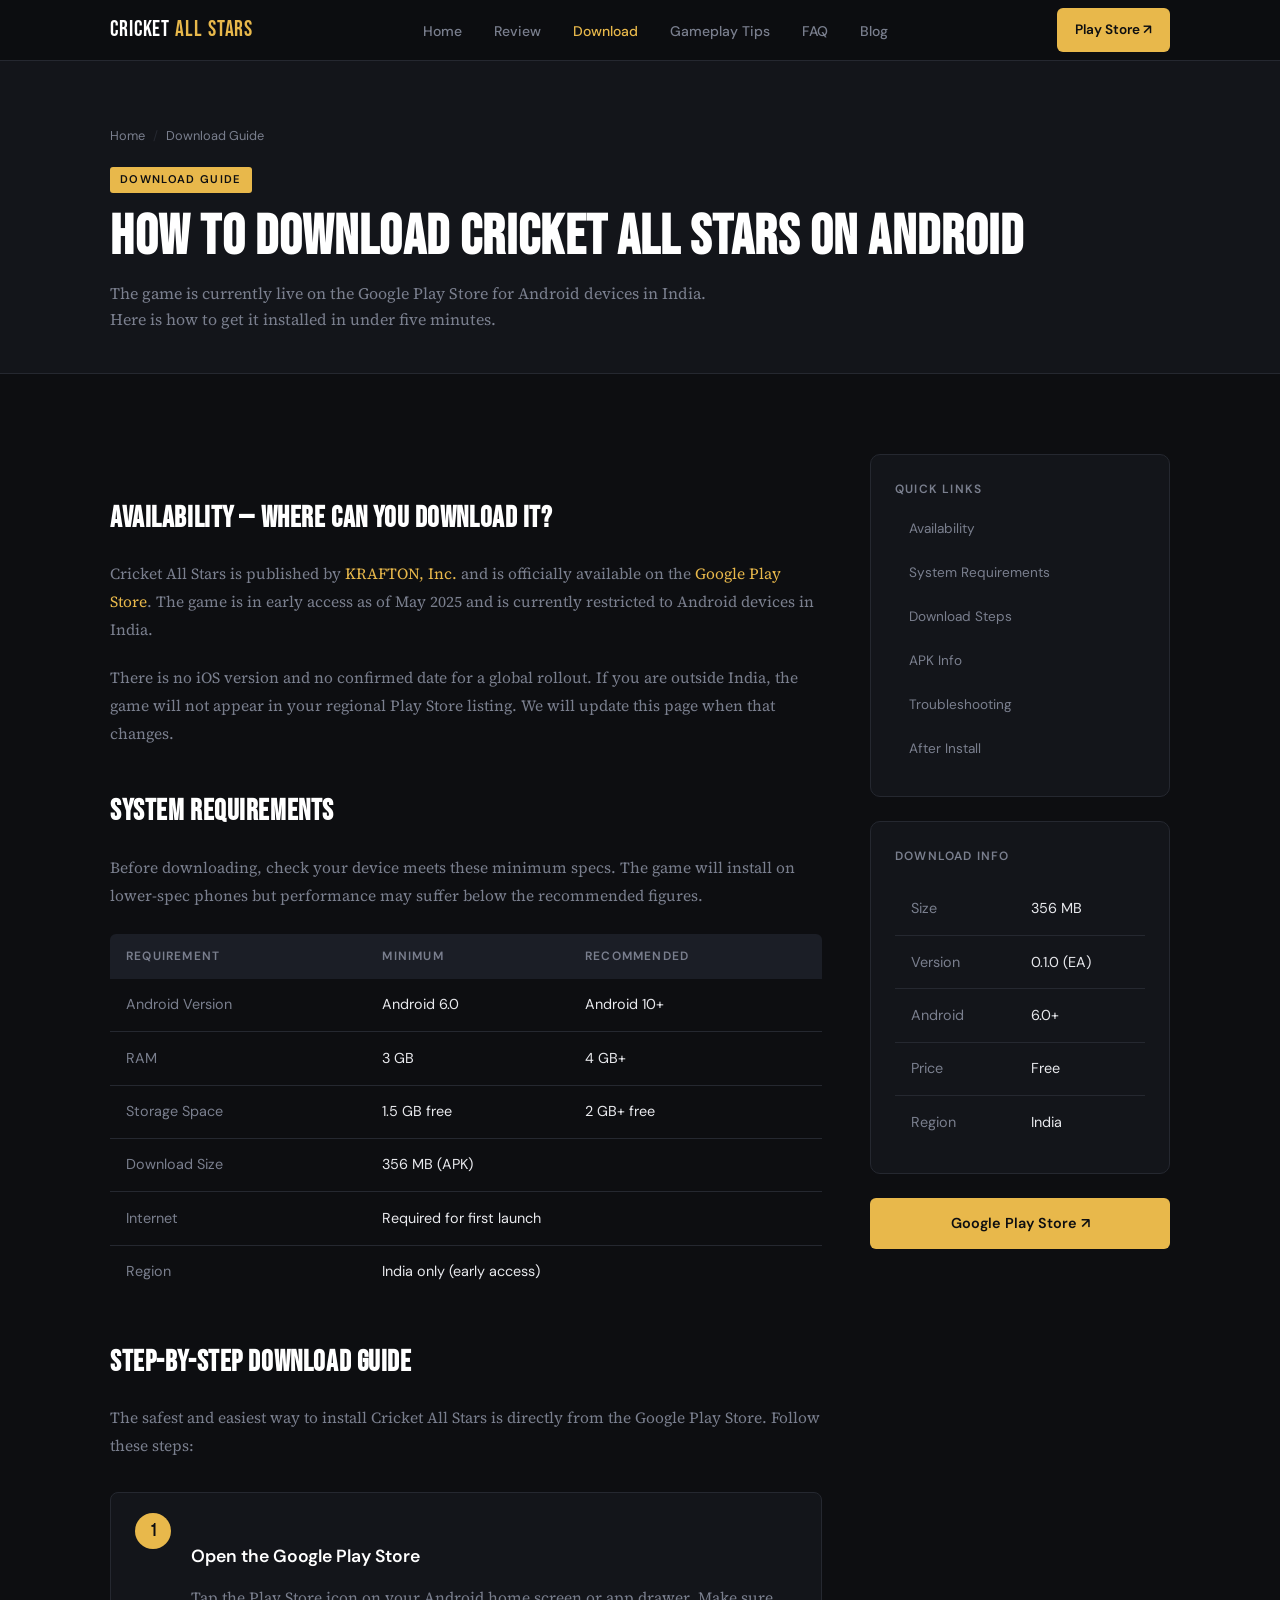
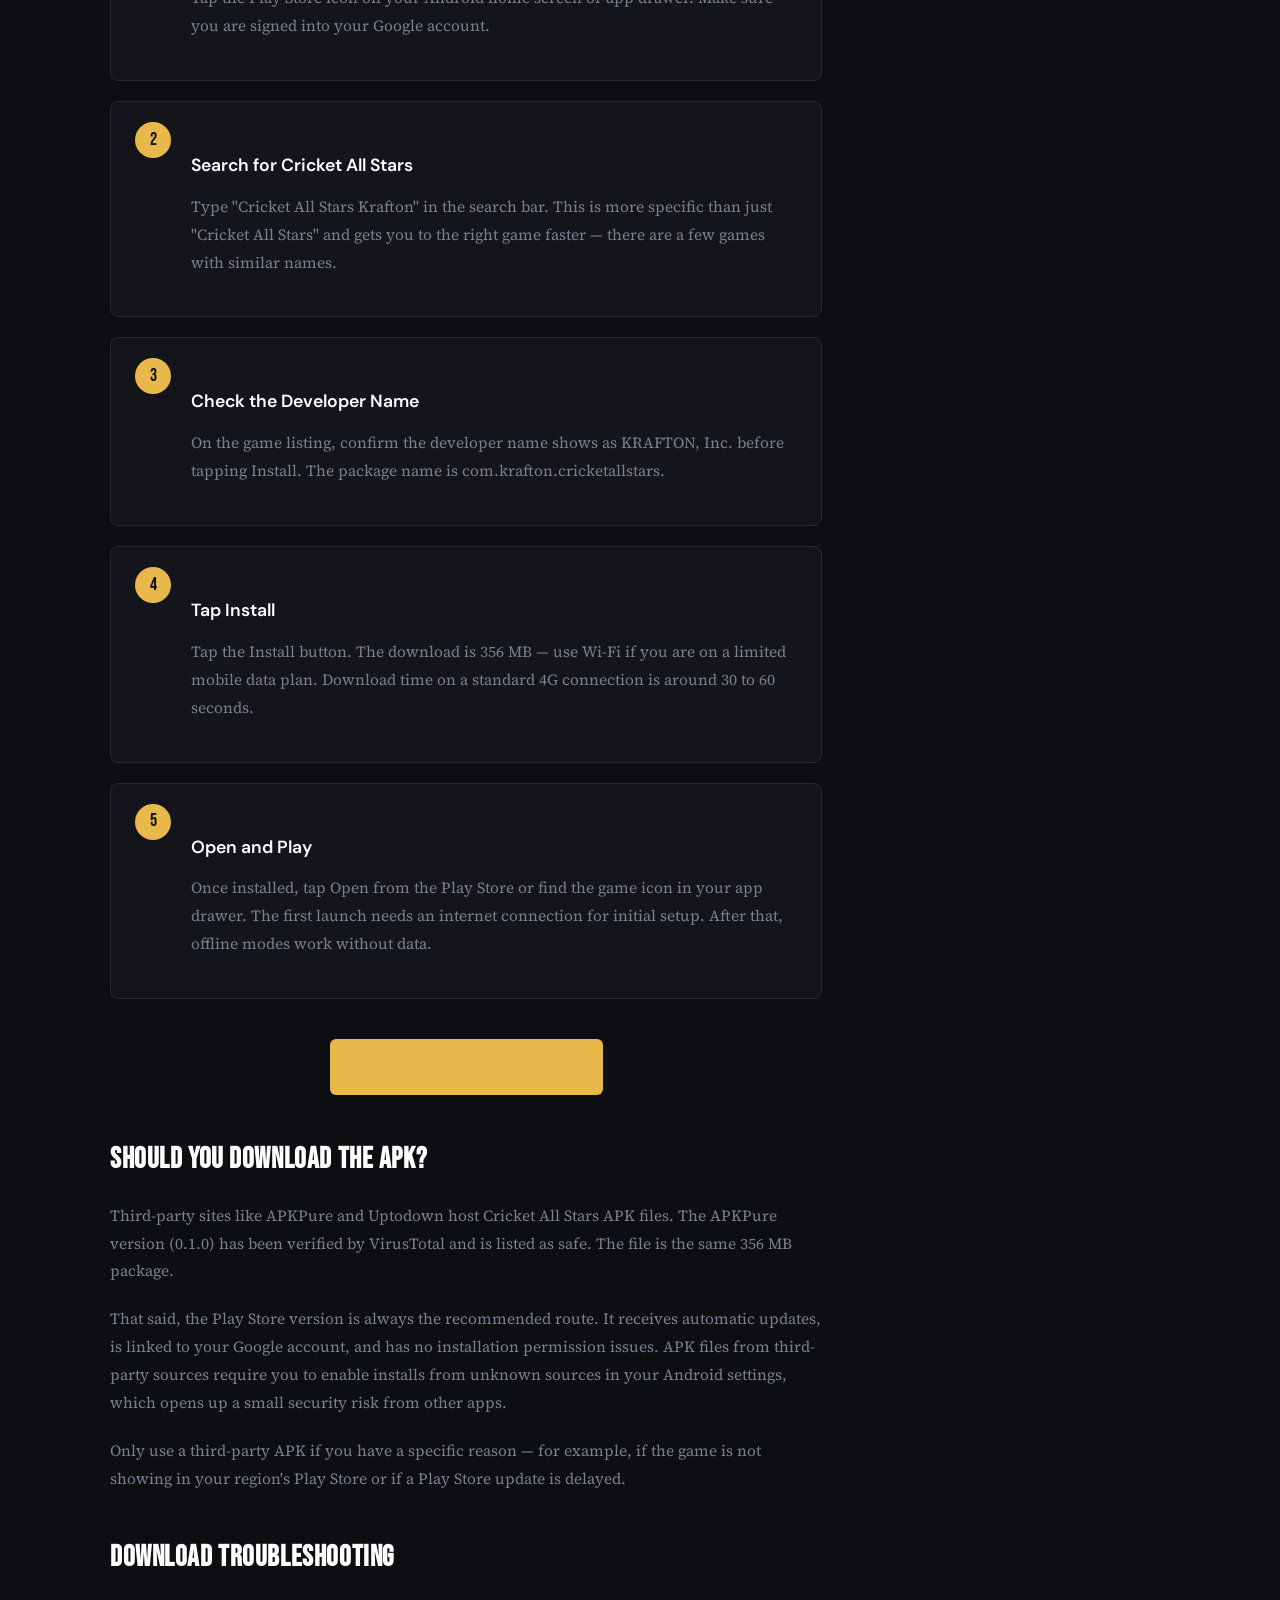
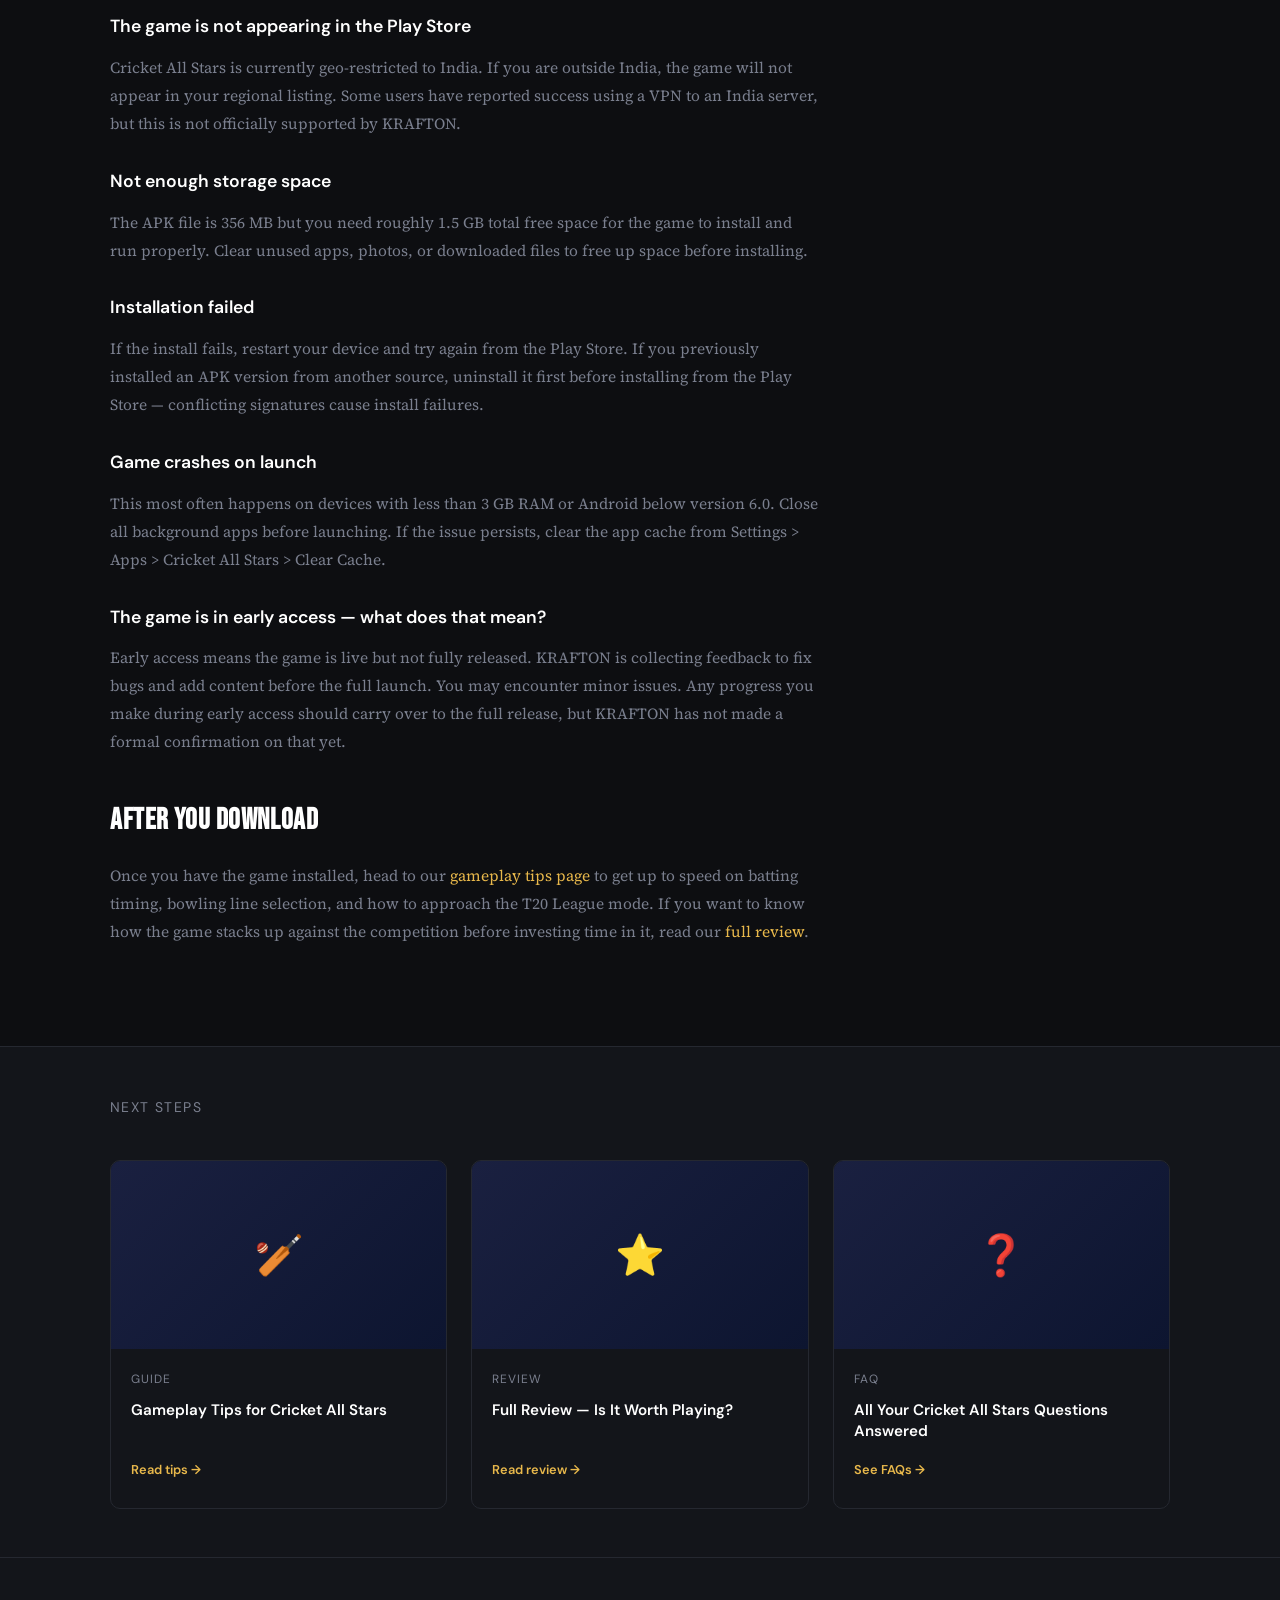
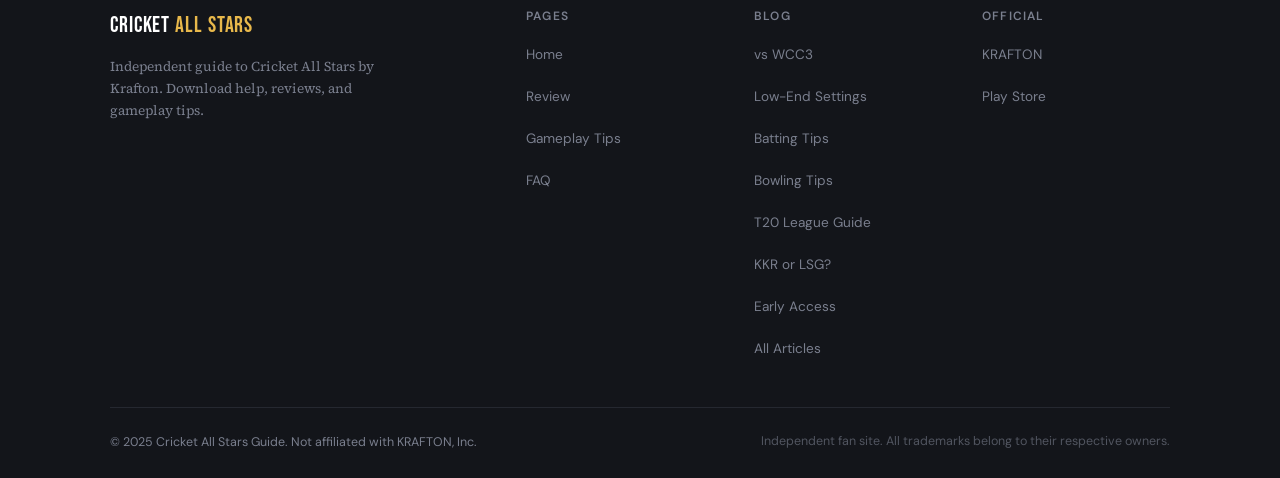
<file: download.html>
<!DOCTYPE html>
<html lang="en">
<head>
  <meta charset="UTF-8">
  <meta name="viewport" content="width=device-width, initial-scale=1.0, viewport-fit=cover">
  <title>How to Download Cricket All Stars on Android — Step-by-Step Guide</title>
  <meta name="description" content="Step-by-step guide to download Cricket All Stars by Krafton on Android. Includes system requirements, Play Store link, install troubleshooting, and APK info.">
  <link rel="canonical" href="https://nazzal5448.github.io/cricket-all-stars-game/download.html">
  <link rel="stylesheet" href="assets/css/style.css">
  <script type="application/ld+json">
  {
    "@context": "https://schema.org",
    "@type": "HowTo",
    "name": "How to Download Cricket All Stars on Android",
    "description": "Step-by-step guide to download and install Cricket All Stars by KRAFTON on an Android device.",
    "step": [
      { "@type": "HowToStep", "name": "Open Google Play Store", "text": "Open the Google Play Store on your Android device." },
      { "@type": "HowToStep", "name": "Search for Cricket All Stars", "text": "Search for 'Cricket All Stars' or 'Cricket All Stars Krafton' in the search bar." },
      { "@type": "HowToStep", "name": "Tap Install", "text": "Select the KRAFTON game from the results and tap the Install button." },
      { "@type": "HowToStep", "name": "Wait for Download", "text": "Wait for the 356 MB download to complete. Use Wi-Fi to save mobile data." },
      { "@type": "HowToStep", "name": "Launch and Play", "text": "Open the game from your app drawer or Play Store and start playing." }
    ]
  }
  </script>
  <!-- Google tag (gtag.js) -->
  <script async src="https://www.googletagmanager.com/gtag/js?id=G-2MDLQGP7DT"></script>
  <script>
    window.dataLayer = window.dataLayer || [];
    function gtag(){dataLayer.push(arguments);}
    gtag('js', new Date());

    gtag('config', 'G-2MDLQGP7DT');
  </script>
</head>
<body>

<nav class="site-nav">
  <div class="nav-inner">
    <a href="index.html" class="nav-logo">Cricket <span>All Stars</span></a>
    <ul class="nav-links">
      <li><a href="index.html">Home</a></li>
      <li><a href="review.html">Review</a></li>
      <li><a href="download.html" class="active">Download</a></li>
      <li><a href="gameplay.html">Gameplay Tips</a></li>
      <li><a href="faq.html">FAQ</a></li>
      <li><a href="blog.html">Blog</a></li>
    </ul>
    <a href="https://play.google.com/store/apps/details?id=com.krafton.cricketallstars" target="_blank" rel="noopener noreferrer" class="btn btn-primary nav-cta">Play Store ↗</a>
    <button class="nav-toggle" aria-label="Toggle navigation"><span></span><span></span><span></span></button>
  </div>
</nav>

<div class="page-hero">
  <div class="container">
    <nav class="breadcrumb"><a href="index.html">Home</a><span>/</span>Download Guide</nav>
    <span class="tag" style="margin-bottom: 1rem; display: inline-block;">Download Guide</span>
    <h1>How to Download Cricket All Stars on Android</h1>
    <p>The game is currently live on the Google Play Store for Android devices in India. Here is how to get it installed in under five minutes.</p>
  </div>
</div>

<section class="section">
  <div class="container">
    <div class="article-layout">

      <div class="article-body">

        <h2 id="availability">Availability — Where Can You Download It?</h2>
        <p>Cricket All Stars is published by <a href="https://krafton.com" target="_blank" rel="noopener">KRAFTON, Inc.</a> and is officially available on the <a href="https://play.google.com/store/apps/details?id=com.krafton.cricketallstars" target="_blank" rel="noopener noreferrer">Google Play Store</a>. The game is in early access as of May 2025 and is currently restricted to Android devices in India.</p>
        <p>There is no iOS version and no confirmed date for a global rollout. If you are outside India, the game will not appear in your regional Play Store listing. We will update this page when that changes.</p>

        <h2 id="requirements">System Requirements</h2>
        <p>Before downloading, check your device meets these minimum specs. The game will install on lower-spec phones but performance may suffer below the recommended figures.</p>
        <div class="req-table-wrap">
        <table class="req-table">
          <thead>
            <tr><th>Requirement</th><th>Minimum</th><th>Recommended</th></tr>
          </thead>
          <tbody>
            <tr><td>Android Version</td><td>Android 6.0</td><td>Android 10+</td></tr>
            <tr><td>RAM</td><td>3 GB</td><td>4 GB+</td></tr>
            <tr><td>Storage Space</td><td>1.5 GB free</td><td>2 GB+ free</td></tr>
            <tr><td>Download Size</td><td colspan="2">356 MB (APK)</td></tr>
            <tr><td>Internet</td><td colspan="2">Required for first launch</td></tr>
            <tr><td>Region</td><td colspan="2">India only (early access)</td></tr>
          </tbody>
        </table>
        </div>

        <h2 id="steps">Step-by-Step Download Guide</h2>
        <p>The safest and easiest way to install Cricket All Stars is directly from the Google Play Store. Follow these steps:</p>
        <div class="steps">
          <div class="step">
            <div class="step-num">1</div>
            <div>
              <h3>Open the Google Play Store</h3>
              <p>Tap the Play Store icon on your Android home screen or app drawer. Make sure you are signed into your Google account.</p>
            </div>
          </div>
          <div class="step">
            <div class="step-num">2</div>
            <div>
              <h3>Search for Cricket All Stars</h3>
              <p>Type "Cricket All Stars Krafton" in the search bar. This is more specific than just "Cricket All Stars" and gets you to the right game faster — there are a few games with similar names.</p>
            </div>
          </div>
          <div class="step">
            <div class="step-num">3</div>
            <div>
              <h3>Check the Developer Name</h3>
              <p>On the game listing, confirm the developer name shows as KRAFTON, Inc. before tapping Install. The package name is com.krafton.cricketallstars.</p>
            </div>
          </div>
          <div class="step">
            <div class="step-num">4</div>
            <div>
              <h3>Tap Install</h3>
              <p>Tap the Install button. The download is 356 MB — use Wi-Fi if you are on a limited mobile data plan. Download time on a standard 4G connection is around 30 to 60 seconds.</p>
            </div>
          </div>
          <div class="step">
            <div class="step-num">5</div>
            <div>
              <h3>Open and Play</h3>
              <p>Once installed, tap Open from the Play Store or find the game icon in your app drawer. The first launch needs an internet connection for initial setup. After that, offline modes work without data.</p>
            </div>
          </div>
        </div>

        <div style="text-align: center; margin: 2.5rem 0;">
          <a href="https://play.google.com/store/apps/details?id=com.krafton.cricketallstars" target="_blank" rel="noopener noreferrer" class="btn btn-primary" style="font-size: 1rem; padding: 14px 32px;">Download on Google Play ↗</a>
        </div>

        <h2 id="apk">Should You Download the APK?</h2>
        <p>Third-party sites like APKPure and Uptodown host Cricket All Stars APK files. The APKPure version (0.1.0) has been verified by VirusTotal and is listed as safe. The file is the same 356 MB package.</p>
        <p>That said, the Play Store version is always the recommended route. It receives automatic updates, is linked to your Google account, and has no installation permission issues. APK files from third-party sources require you to enable installs from unknown sources in your Android settings, which opens up a small security risk from other apps.</p>
        <p>Only use a third-party APK if you have a specific reason — for example, if the game is not showing in your region's Play Store or if a Play Store update is delayed.</p>

        <h2 id="troubleshooting">Download Troubleshooting</h2>
        <h3>The game is not appearing in the Play Store</h3>
        <p>Cricket All Stars is currently geo-restricted to India. If you are outside India, the game will not appear in your regional listing. Some users have reported success using a VPN to an India server, but this is not officially supported by KRAFTON.</p>
        <h3>Not enough storage space</h3>
        <p>The APK file is 356 MB but you need roughly 1.5 GB total free space for the game to install and run properly. Clear unused apps, photos, or downloaded files to free up space before installing.</p>
        <h3>Installation failed</h3>
        <p>If the install fails, restart your device and try again from the Play Store. If you previously installed an APK version from another source, uninstall it first before installing from the Play Store — conflicting signatures cause install failures.</p>
        <h3>Game crashes on launch</h3>
        <p>This most often happens on devices with less than 3 GB RAM or Android below version 6.0. Close all background apps before launching. If the issue persists, clear the app cache from Settings > Apps > Cricket All Stars > Clear Cache.</p>
        <h3>The game is in early access — what does that mean?</h3>
        <p>Early access means the game is live but not fully released. KRAFTON is collecting feedback to fix bugs and add content before the full launch. You may encounter minor issues. Any progress you make during early access should carry over to the full release, but KRAFTON has not made a formal confirmation on that yet.</p>

        <h2 id="whats-next">After You Download</h2>
        <p>Once you have the game installed, head to our <a href="gameplay.html">gameplay tips page</a> to get up to speed on batting timing, bowling line selection, and how to approach the T20 League mode. If you want to know how the game stacks up against the competition before investing time in it, read our <a href="review.html">full review</a>.</p>

      </div>

      <aside class="article-sidebar">
        <div class="sidebar-box">
          <h4>Quick Links</h4>
          <ul class="toc-list">
            <li><a href="#availability">Availability</a></li>
            <li><a href="#requirements">System Requirements</a></li>
            <li><a href="#steps">Download Steps</a></li>
            <li><a href="#apk">APK Info</a></li>
            <li><a href="#troubleshooting">Troubleshooting</a></li>
            <li><a href="#whats-next">After Install</a></li>
          </ul>
        </div>
        <div class="sidebar-box">
          <h4>Download Info</h4>
          <table class="req-table" style="margin-top:0;">
            <tr><td>Size</td><td>356 MB</td></tr>
            <tr><td>Version</td><td>0.1.0 (EA)</td></tr>
            <tr><td>Android</td><td>6.0+</td></tr>
            <tr><td>Price</td><td>Free</td></tr>
            <tr><td>Region</td><td>India</td></tr>
          </table>
        </div>
        <a href="https://play.google.com/store/apps/details?id=com.krafton.cricketallstars" target="_blank" rel="noopener noreferrer" class="btn btn-primary" style="width:100%; justify-content:center; display:flex;">Google Play Store ↗</a>
      </aside>

    </div>
  </div>
</section>

<section class="section-sm" style="background:var(--bg2); border-top: 1px solid var(--border);">
  <div class="container">
    <p class="section-sub">Next Steps</p>
    <div class="blog-grid">
      <div class="blog-card">
        <div class="blog-thumb">🏏</div>
        <div class="blog-body">
          <div class="blog-meta">Guide</div>
          <h3>Gameplay Tips for Cricket All Stars</h3>
          <a href="gameplay.html" class="blog-link">Read tips →</a>
        </div>
      </div>
      <div class="blog-card">
        <div class="blog-thumb">⭐</div>
        <div class="blog-body">
          <div class="blog-meta">Review</div>
          <h3>Full Review — Is It Worth Playing?</h3>
          <a href="review.html" class="blog-link">Read review →</a>
        </div>
      </div>
      <div class="blog-card">
        <div class="blog-thumb">❓</div>
        <div class="blog-body">
          <div class="blog-meta">FAQ</div>
          <h3>All Your Cricket All Stars Questions Answered</h3>
          <a href="faq.html" class="blog-link">See FAQs →</a>
        </div>
      </div>
    </div>
  </div>
</section>

<footer class="site-footer">
  <div class="container">
    <div class="footer-grid">
      <div class="footer-brand">
        <a href="index.html" class="nav-logo">Cricket <span>All Stars</span></a>
        <p>Independent guide to Cricket All Stars by Krafton. Download help, reviews, and gameplay tips.</p>
      </div>
      <div class="footer-col"><h4>Pages</h4><ul>
        <li><a href="index.html">Home</a></li>
        <li><a href="review.html">Review</a></li>
        <li><a href="gameplay.html">Gameplay Tips</a></li>
        <li><a href="faq.html">FAQ</a></li>
      </ul></div>
      <div class="footer-col"><h4>Blog</h4><ul>
        <li><a href="blog/cricket-all-stars-vs-wcc3.html">vs WCC3</a></li>
        <li><a href="blog/cricket-all-stars-settings-low-end-android.html">Low-End Settings</a></li>
        <li><a href="blog/cricket-all-stars-batting-tips.html">Batting Tips</a></li>
        <li><a href="blog/cricket-all-stars-bowling-tips.html">Bowling Tips</a></li>
        <li><a href="blog/cricket-all-stars-t20-league-guide.html">T20 League Guide</a></li>
        <li><a href="blog/cricket-all-stars-kkr-or-lsg.html">KKR or LSG?</a></li>
        <li><a href="blog/cricket-all-stars-early-access-what-to-expect.html">Early Access</a></li>
        <li><a href="blog.html">All Articles</a></li>
      </ul></div>
      <div class="footer-col"><h4>Official</h4><ul>
        <li><a href="https://krafton.com" target="_blank" rel="noopener">KRAFTON</a></li>
        <li><a href="https://play.google.com/store/apps/details?id=com.krafton.cricketallstars" target="_blank" rel="noopener noreferrer">Play Store</a></li>
      </ul></div>
    </div>
    <div class="footer-bottom">
      <p>© 2025 Cricket All Stars Guide. Not affiliated with KRAFTON, Inc.</p>
      <p class="footer-disclaimer">Independent fan site. All trademarks belong to their respective owners.</p>
    </div>
  </div>
</footer>
<script src="assets/js/main.js"></script>
</body>
</html>
</file>
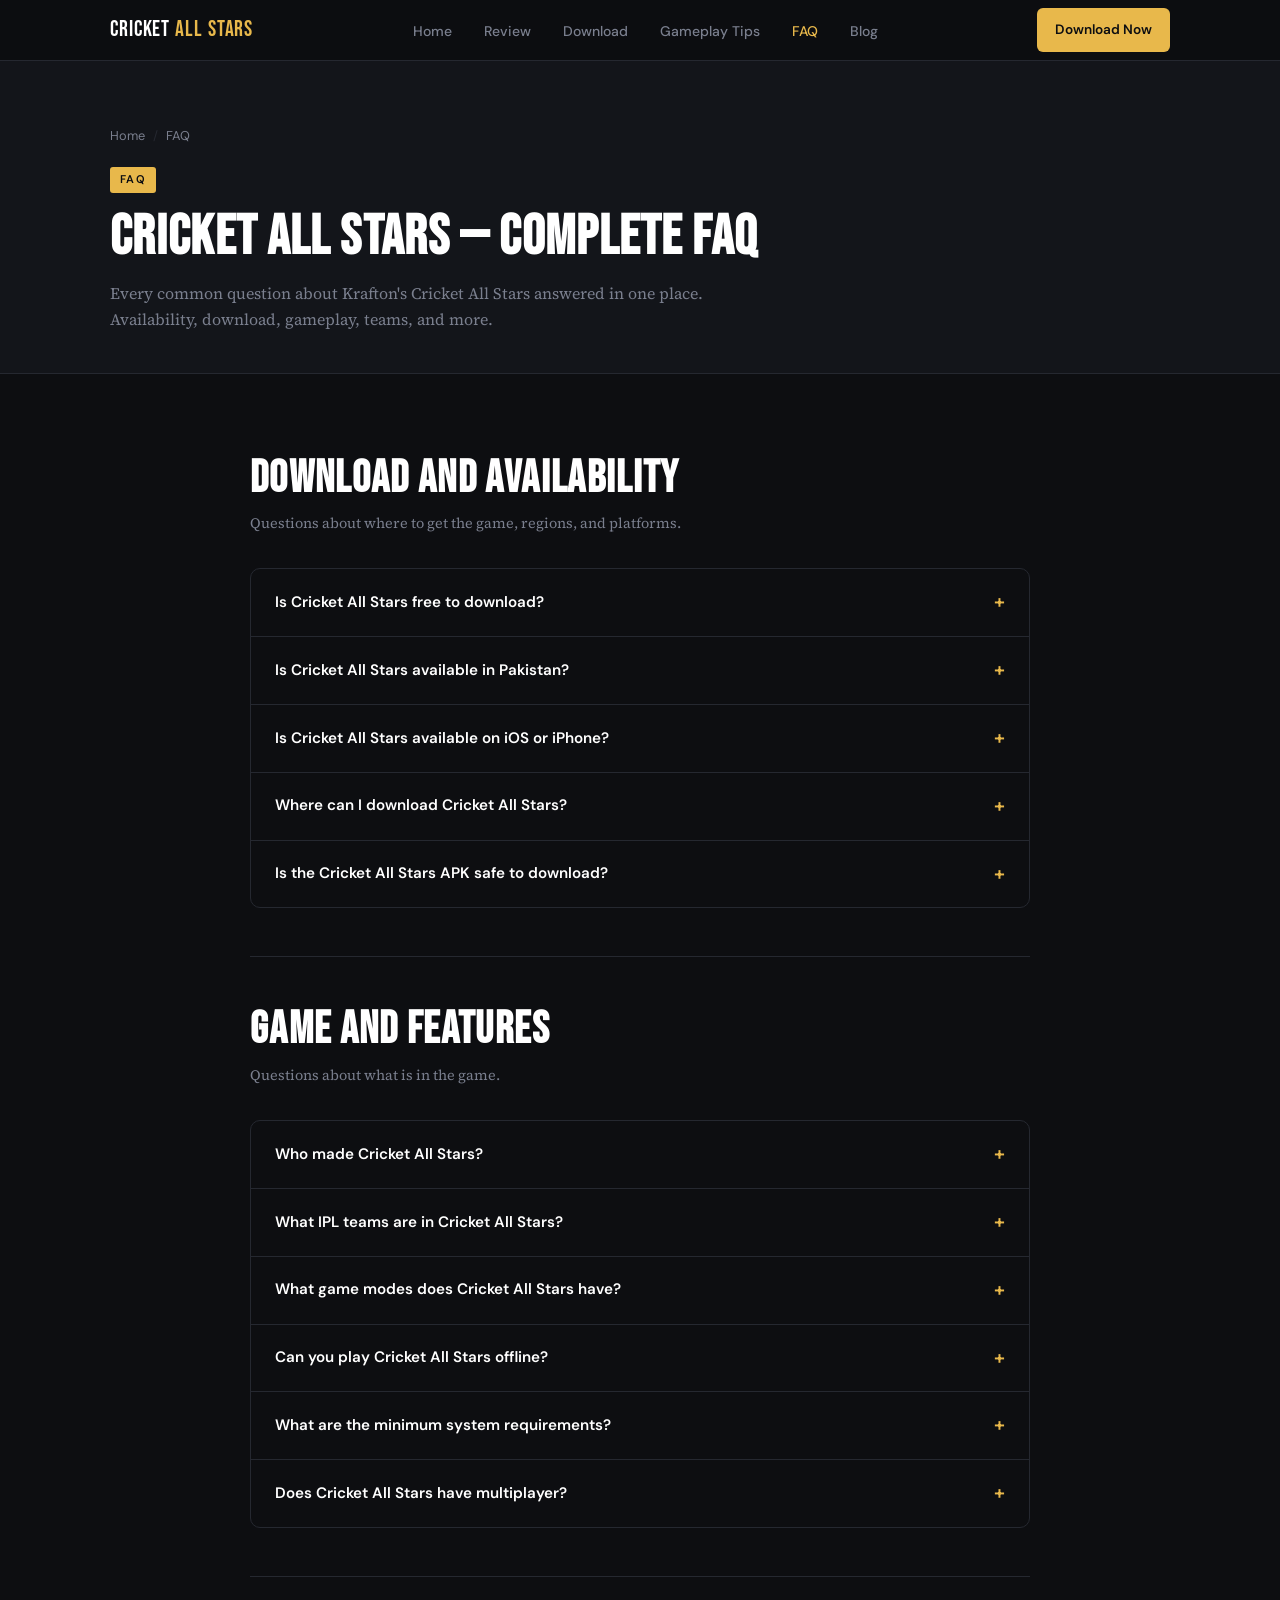
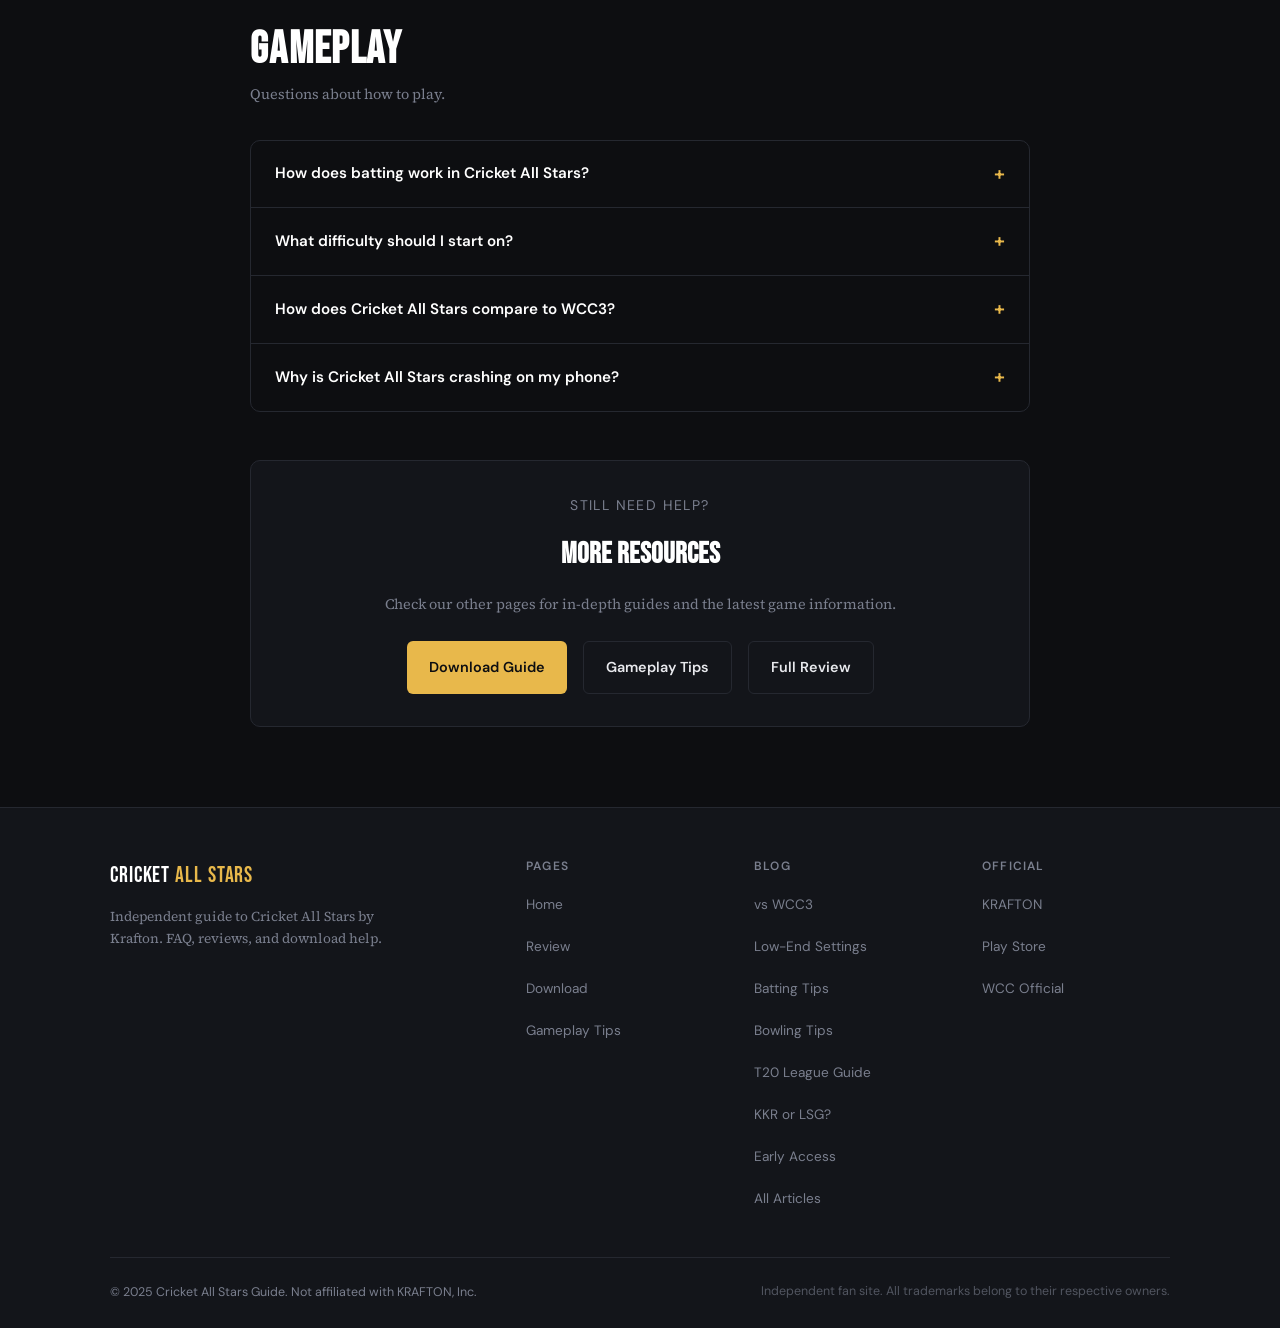
<file: faq.html>
<!DOCTYPE html>
<html lang="en">
<head>
  <meta charset="UTF-8">
  <meta name="viewport" content="width=device-width, initial-scale=1.0, viewport-fit=cover">
  <title>Cricket All Stars FAQ — Every Question Answered (2025)</title>
  <meta name="description" content="Complete Cricket All Stars FAQ. Is it free? Available in Pakistan? iOS version? APK safe to download? We answer every common question about Krafton's cricket game.">
  <link rel="canonical" href="https://nazzal5448.github.io/cricket-all-stars-game/faq.html">
  <link rel="stylesheet" href="assets/css/style.css">
  <script type="application/ld+json">
  {
    "@context": "https://schema.org",
    "@type": "FAQPage",
    "mainEntity": [
      {
        "@type": "Question",
        "name": "Is Cricket All Stars free to download?",
        "acceptedAnswer": { "@type": "Answer", "text": "Yes. Cricket All Stars is free to download on the Google Play Store. The game has in-app purchases but all core game modes are playable without spending money." }
      },
      {
        "@type": "Question",
        "name": "Is Cricket All Stars available in Pakistan?",
        "acceptedAnswer": { "@type": "Answer", "text": "Not yet. As of mid-2025, Cricket All Stars is in early access and geo-restricted to India. KRAFTON has not announced a release date for Pakistan or other countries." }
      },
      {
        "@type": "Question",
        "name": "Is Cricket All Stars available on iOS?",
        "acceptedAnswer": { "@type": "Answer", "text": "No. Cricket All Stars is currently Android-only. There is no iOS version and no confirmed release date for iPhone." }
      },
      {
        "@type": "Question",
        "name": "Who developed Cricket All Stars?",
        "acceptedAnswer": { "@type": "Answer", "text": "Cricket All Stars was developed and published by KRAFTON, Inc. — the South Korean gaming company known for PUBG: Battlegrounds and Battlegrounds Mobile India (BGMI)." }
      },
      {
        "@type": "Question",
        "name": "What IPL teams are in Cricket All Stars?",
        "acceptedAnswer": { "@type": "Answer", "text": "Cricket All Stars currently has two officially licensed IPL teams: Kolkata Knight Riders (KKR) and Lucknow Super Giants (LSG). Both include accurate jerseys and real player likenesses." }
      },
      {
        "@type": "Question",
        "name": "What are the system requirements for Cricket All Stars?",
        "acceptedAnswer": { "@type": "Answer", "text": "The minimum requirements are Android 6.0 or higher and 3 GB RAM. For smooth 60 FPS gameplay, KRAFTON recommends 4 GB RAM. The download size is 356 MB and you need at least 1.5 GB free storage." }
      },
      {
        "@type": "Question",
        "name": "Is the Cricket All Stars APK safe to download?",
        "acceptedAnswer": { "@type": "Answer", "text": "The APK file hosted on APKPure has been verified by VirusTotal and flagged as safe. However, the official Google Play Store version is always the recommended and safest download source." }
      },
      {
        "@type": "Question",
        "name": "Can you play Cricket All Stars offline?",
        "acceptedAnswer": { "@type": "Answer", "text": "Yes. The Indian Pro T20 League and 20-Over World Cup modes can be played offline. Quick Match and Friendly Match require an internet connection." }
      },
      {
        "@type": "Question",
        "name": "What game modes does Cricket All Stars have?",
        "acceptedAnswer": { "@type": "Answer", "text": "Cricket All Stars has five modes in early access: Quick Match, Friendly Match, Test Match, Indian Pro T20 League, and 20-Over World Cup. More modes are confirmed including an ODI World Cup and USA T20 League." }
      },
      {
        "@type": "Question",
        "name": "How does Cricket All Stars compare to WCC3?",
        "acceptedAnswer": { "@type": "Answer", "text": "Cricket All Stars has better graphics and more accessible controls than WCC3. WCC3 has more licensed teams, deeper career modes, and a larger established player base. Cricket All Stars is better for casual and visual-first players; WCC3 is better for simulation depth." }
      }
    ]
  }
  </script>
  <!-- Google tag (gtag.js) -->
  <script async src="https://www.googletagmanager.com/gtag/js?id=G-2MDLQGP7DT"></script>
  <script>
    window.dataLayer = window.dataLayer || [];
    function gtag(){dataLayer.push(arguments);}
    gtag('js', new Date());

    gtag('config', 'G-2MDLQGP7DT');
  </script>
</head>
<body>

<nav class="site-nav">
  <div class="nav-inner">
    <a href="index.html" class="nav-logo">Cricket <span>All Stars</span></a>
    <ul class="nav-links">
      <li><a href="index.html">Home</a></li>
      <li><a href="review.html">Review</a></li>
      <li><a href="download.html">Download</a></li>
      <li><a href="gameplay.html">Gameplay Tips</a></li>
      <li><a href="faq.html" class="active">FAQ</a></li>
      <li><a href="blog.html">Blog</a></li>
    </ul>
    <a href="download.html" class="btn btn-primary nav-cta">Download Now</a>
    <button class="nav-toggle" aria-label="Toggle navigation"><span></span><span></span><span></span></button>
  </div>
</nav>

<div class="page-hero">
  <div class="container">
    <nav class="breadcrumb"><a href="index.html">Home</a><span>/</span>FAQ</nav>
    <span class="tag" style="margin-bottom:1rem; display:inline-block;">FAQ</span>
    <h1>Cricket All Stars — Complete FAQ</h1>
    <p>Every common question about Krafton's Cricket All Stars answered in one place. Availability, download, gameplay, teams, and more.</p>
  </div>
</div>

<section class="section">
  <div class="container" style="max-width: 820px;">

    <h2 class="section-heading" style="margin-bottom: 0.5rem;">Download and Availability</h2>
    <p style="color: var(--muted); font-size: 0.9rem; margin-bottom: 2rem;">Questions about where to get the game, regions, and platforms.</p>

    <div class="faq-list" itemscope itemtype="https://schema.org/FAQPage">

      <div class="faq-item" itemscope itemprop="mainEntity" itemtype="https://schema.org/Question">
        <button class="faq-question" itemprop="name">Is Cricket All Stars free to download? <span class="faq-icon">+</span></button>
        <div class="faq-answer" itemscope itemprop="acceptedAnswer" itemtype="https://schema.org/Answer">
          <span itemprop="text">Yes. Cricket All Stars is completely free on the Google Play Store. It has in-app purchases for cosmetic items and progression boosts, but every major game mode — Quick Match, T20 League, World Cup, Test Match — is playable without spending any money.</span>
        </div>
      </div>

      <div class="faq-item" itemscope itemprop="mainEntity" itemtype="https://schema.org/Question">
        <button class="faq-question" itemprop="name">Is Cricket All Stars available in Pakistan? <span class="faq-icon">+</span></button>
        <div class="faq-answer" itemscope itemprop="acceptedAnswer" itemtype="https://schema.org/Answer">
          <span itemprop="text">Not yet. Cricket All Stars is currently in early access and geo-restricted to India only. KRAFTON has not announced a Pakistan release date. A number of user reviews on APK sites are from Pakistani players who have asked for access, so demand is clearly there — but no official date has been given. Check back here when that changes.</span>
        </div>
      </div>

      <div class="faq-item" itemscope itemprop="mainEntity" itemtype="https://schema.org/Question">
        <button class="faq-question" itemprop="name">Is Cricket All Stars available on iOS or iPhone? <span class="faq-icon">+</span></button>
        <div class="faq-answer" itemscope itemprop="acceptedAnswer" itemtype="https://schema.org/Answer">
          <span itemprop="text">No. As of mid-2025, Cricket All Stars is Android-only. There is no iOS version and KRAFTON has not confirmed an iPhone release date. The game is not on the Apple App Store.</span>
        </div>
      </div>

      <div class="faq-item" itemscope itemprop="mainEntity" itemtype="https://schema.org/Question">
        <button class="faq-question" itemprop="name">Where can I download Cricket All Stars? <span class="faq-icon">+</span></button>
        <div class="faq-answer" itemscope itemprop="acceptedAnswer" itemtype="https://schema.org/Answer">
          <span itemprop="text">The official download is on the <a href="https://play.google.com/store/apps/details?id=com.krafton.cricketallstars" target="_blank" rel="noopener noreferrer">Google Play Store</a>. Search for "Cricket All Stars Krafton" to find the correct listing. Third-party APK files are also available on APKPure and Uptodown, but the Play Store version is always recommended. See our full <a href="download.html">download guide</a> for step-by-step instructions.</span>
        </div>
      </div>

      <div class="faq-item" itemscope itemprop="mainEntity" itemtype="https://schema.org/Question">
        <button class="faq-question" itemprop="name">Is the Cricket All Stars APK safe to download? <span class="faq-icon">+</span></button>
        <div class="faq-answer" itemscope itemprop="acceptedAnswer" itemtype="https://schema.org/Answer">
          <span itemprop="text">The APKPure version has been scanned by VirusTotal and reported clean. The Uptodown listing is also considered safe. That said, the Play Store version is always the safest route — it updates automatically and has no installation permission issues. Only use third-party APK files if the Play Store is not accessible in your region.</span>
        </div>
      </div>

    </div>

    <hr class="divider">

    <h2 class="section-heading" style="margin-bottom: 0.5rem;">Game and Features</h2>
    <p style="color: var(--muted); font-size: 0.9rem; margin-bottom: 2rem;">Questions about what is in the game.</p>

    <div class="faq-list" itemscope itemtype="https://schema.org/FAQPage">

      <div class="faq-item" itemscope itemprop="mainEntity" itemtype="https://schema.org/Question">
        <button class="faq-question" itemprop="name">Who made Cricket All Stars? <span class="faq-icon">+</span></button>
        <div class="faq-answer" itemscope itemprop="acceptedAnswer" itemtype="https://schema.org/Answer">
          <span itemprop="text">Cricket All Stars was developed and published by <a href="https://krafton.com" target="_blank" rel="noopener">KRAFTON, Inc.</a> — the South Korean gaming studio that also made PUBG: Battlegrounds and Battlegrounds Mobile India (BGMI). This is their second cricket game after taking over publishing rights for Real Cricket in 2024.</span>
        </div>
      </div>

      <div class="faq-item" itemscope itemprop="mainEntity" itemtype="https://schema.org/Question">
        <button class="faq-question" itemprop="name">What IPL teams are in Cricket All Stars? <span class="faq-icon">+</span></button>
        <div class="faq-answer" itemscope itemprop="acceptedAnswer" itemtype="https://schema.org/Answer">
          <span itemprop="text">In early access, two officially licensed IPL teams are available: Kolkata Knight Riders (KKR) and Lucknow Super Giants (LSG). Both include accurate jerseys, real player names, and official player likenesses. More IPL franchises are expected once the game exits early access and launches fully.</span>
        </div>
      </div>

      <div class="faq-item" itemscope itemprop="mainEntity" itemtype="https://schema.org/Question">
        <button class="faq-question" itemprop="name">What game modes does Cricket All Stars have? <span class="faq-icon">+</span></button>
        <div class="faq-answer" itemscope itemprop="acceptedAnswer" itemtype="https://schema.org/Answer">
          <span itemprop="text">Five modes are available in early access: Quick Match (short format, no setup), Friendly Match (play against a friend), Test Match (five-day format), Indian Pro T20 League (full IPL season, offline), and 20-Over World Cup (international T20 format, offline). Additional modes confirmed for later updates include an ODI World Cup Tournament, a Winners Trophy, and a USA T20 League.</span>
        </div>
      </div>

      <div class="faq-item" itemscope itemprop="mainEntity" itemtype="https://schema.org/Question">
        <button class="faq-question" itemprop="name">Can you play Cricket All Stars offline? <span class="faq-icon">+</span></button>
        <div class="faq-answer" itemscope itemprop="acceptedAnswer" itemtype="https://schema.org/Answer">
          <span itemprop="text">Yes. The Indian Pro T20 League and 20-Over World Cup modes are fully offline. Quick Match and Friendly Match require an internet connection. The first launch of the game also needs a connection for initial setup, even if you plan to play offline afterwards.</span>
        </div>
      </div>

      <div class="faq-item" itemscope itemprop="mainEntity" itemtype="https://schema.org/Question">
        <button class="faq-question" itemprop="name">What are the minimum system requirements? <span class="faq-icon">+</span></button>
        <div class="faq-answer" itemscope itemprop="acceptedAnswer" itemtype="https://schema.org/Answer">
          <span itemprop="text">Minimum: Android 6.0+, 3 GB RAM, 1.5 GB free storage. Recommended for 60 FPS gameplay: Android 10+, 4 GB RAM, 2 GB+ free storage. Download size is 356 MB. The game also requires internet on first launch even for offline modes.</span>
        </div>
      </div>

      <div class="faq-item" itemscope itemprop="mainEntity" itemtype="https://schema.org/Question">
        <button class="faq-question" itemprop="name">Does Cricket All Stars have multiplayer? <span class="faq-icon">+</span></button>
        <div class="faq-answer" itemscope itemprop="acceptedAnswer" itemtype="https://schema.org/Answer">
          <span itemprop="text">Yes. Friendly Match mode lets you challenge a friend online. Real-time multiplayer against random opponents is not confirmed yet but may come in a future update based on KRAFTON's stated roadmap.</span>
        </div>
      </div>

    </div>

    <hr class="divider">

    <h2 class="section-heading" style="margin-bottom: 0.5rem;">Gameplay</h2>
    <p style="color: var(--muted); font-size: 0.9rem; margin-bottom: 2rem;">Questions about how to play.</p>

    <div class="faq-list" itemscope itemtype="https://schema.org/FAQPage">

      <div class="faq-item" itemscope itemprop="mainEntity" itemtype="https://schema.org/Question">
        <button class="faq-question" itemprop="name">How does batting work in Cricket All Stars? <span class="faq-icon">+</span></button>
        <div class="faq-answer" itemscope itemprop="acceptedAnswer" itemtype="https://schema.org/Answer">
          <span itemprop="text">Batting in Cricket All Stars uses a tap system. You watch the delivery, read the line and length from the trajectory preview, and tap in the direction you want to hit. Timing is key — tapping early gets you drives, tapping on time gets pulls and hooks, and tapping late results in edges or mistimed shots. There is no swipe mode by default. Check our <a href="gameplay.html">gameplay tips page</a> for a full batting breakdown.</span>
        </div>
      </div>

      <div class="faq-item" itemscope itemprop="mainEntity" itemtype="https://schema.org/Question">
        <button class="faq-question" itemprop="name">What difficulty should I start on? <span class="faq-icon">+</span></button>
        <div class="faq-answer" itemscope itemprop="acceptedAnswer" itemtype="https://schema.org/Answer">
          <span itemprop="text">Start at Semi-Pro. Amateur is too easy and gets boring fast. Semi-Pro gives you a real challenge that teaches the game without being punishing. Move up to Professional once you are consistently winning at Semi-Pro. Legendary difficulty is for experienced players who want a serious test.</span>
        </div>
      </div>

      <div class="faq-item" itemscope itemprop="mainEntity" itemtype="https://schema.org/Question">
        <button class="faq-question" itemprop="name">How does Cricket All Stars compare to WCC3? <span class="faq-icon">+</span></button>
        <div class="faq-answer" itemscope itemprop="acceptedAnswer" itemtype="https://schema.org/Answer">
          <span itemprop="text">Cricket All Stars has significantly better graphics and more accessible controls. WCC3 has more licensed teams, deeper career modes, and years of established content. If you want the best-looking mobile cricket game with easy controls, Cricket All Stars is the pick. If you want the deepest simulation with the most content, WCC3 still leads. See our full <a href="blog/cricket-all-stars-vs-wcc3.html">Cricket All Stars vs WCC3 comparison</a> for the detailed breakdown.</span>
        </div>
      </div>

      <div class="faq-item" itemscope itemprop="mainEntity" itemtype="https://schema.org/Question">
        <button class="faq-question" itemprop="name">Why is Cricket All Stars crashing on my phone? <span class="faq-icon">+</span></button>
        <div class="faq-answer" itemscope itemprop="acceptedAnswer" itemtype="https://schema.org/Answer">
          <span itemprop="text">The most common causes are insufficient RAM (below 3 GB), Android version older than 6.0, or too little free storage. Close all background apps before launching. If it still crashes, clear the app cache from Settings > Apps > Cricket All Stars > Clear Cache. If you installed an APK version over a Play Store version (or vice versa), uninstall and reinstall from one source only.</span>
        </div>
      </div>

    </div>

    <div style="margin-top: 3rem; text-align: center; background: var(--bg2); border: 1px solid var(--border); border-radius: 10px; padding: 2rem;">
      <p class="section-sub">Still need help?</p>
      <h3 style="font-family: var(--font-display); font-size: 1.8rem; color: var(--white); margin-bottom: 0.75rem;">More Resources</h3>
      <p style="color: var(--muted); font-size: 0.9rem; margin-bottom: 1.5rem;">Check our other pages for in-depth guides and the latest game information.</p>
      <div style="display: flex; gap: 1rem; justify-content: center; flex-wrap: wrap;">
        <a href="download.html" class="btn btn-primary">Download Guide</a>
        <a href="gameplay.html" class="btn btn-outline">Gameplay Tips</a>
        <a href="review.html" class="btn btn-outline">Full Review</a>
      </div>
    </div>

  </div>
</section>

<footer class="site-footer">
  <div class="container">
    <div class="footer-grid">
      <div class="footer-brand">
        <a href="index.html" class="nav-logo">Cricket <span>All Stars</span></a>
        <p>Independent guide to Cricket All Stars by Krafton. FAQ, reviews, and download help.</p>
      </div>
      <div class="footer-col"><h4>Pages</h4><ul>
        <li><a href="index.html">Home</a></li>
        <li><a href="review.html">Review</a></li>
        <li><a href="download.html">Download</a></li>
        <li><a href="gameplay.html">Gameplay Tips</a></li>
      </ul></div>
      <div class="footer-col"><h4>Blog</h4><ul>
        <li><a href="blog/cricket-all-stars-vs-wcc3.html">vs WCC3</a></li>
        <li><a href="blog/cricket-all-stars-settings-low-end-android.html">Low-End Settings</a></li>
        <li><a href="blog/cricket-all-stars-batting-tips.html">Batting Tips</a></li>
        <li><a href="blog/cricket-all-stars-bowling-tips.html">Bowling Tips</a></li>
        <li><a href="blog/cricket-all-stars-t20-league-guide.html">T20 League Guide</a></li>
        <li><a href="blog/cricket-all-stars-kkr-or-lsg.html">KKR or LSG?</a></li>
        <li><a href="blog/cricket-all-stars-early-access-what-to-expect.html">Early Access</a></li>
        <li><a href="blog.html">All Articles</a></li>
      </ul></div>
      <div class="footer-col"><h4>Official</h4><ul>
        <li><a href="https://krafton.com" target="_blank" rel="noopener">KRAFTON</a></li>
        <li><a href="https://play.google.com/store/apps/details?id=com.krafton.cricketallstars" target="_blank" rel="noopener noreferrer">Play Store</a></li>
        <li><a href="https://www.wcc.game" target="_blank" rel="noopener">WCC Official</a></li>
      </ul></div>
    </div>
    <div class="footer-bottom">
      <p>© 2025 Cricket All Stars Guide. Not affiliated with KRAFTON, Inc.</p>
      <p class="footer-disclaimer">Independent fan site. All trademarks belong to their respective owners.</p>
    </div>
  </div>
</footer>
<script src="assets/js/main.js"></script>
</body>
</html>
</file>
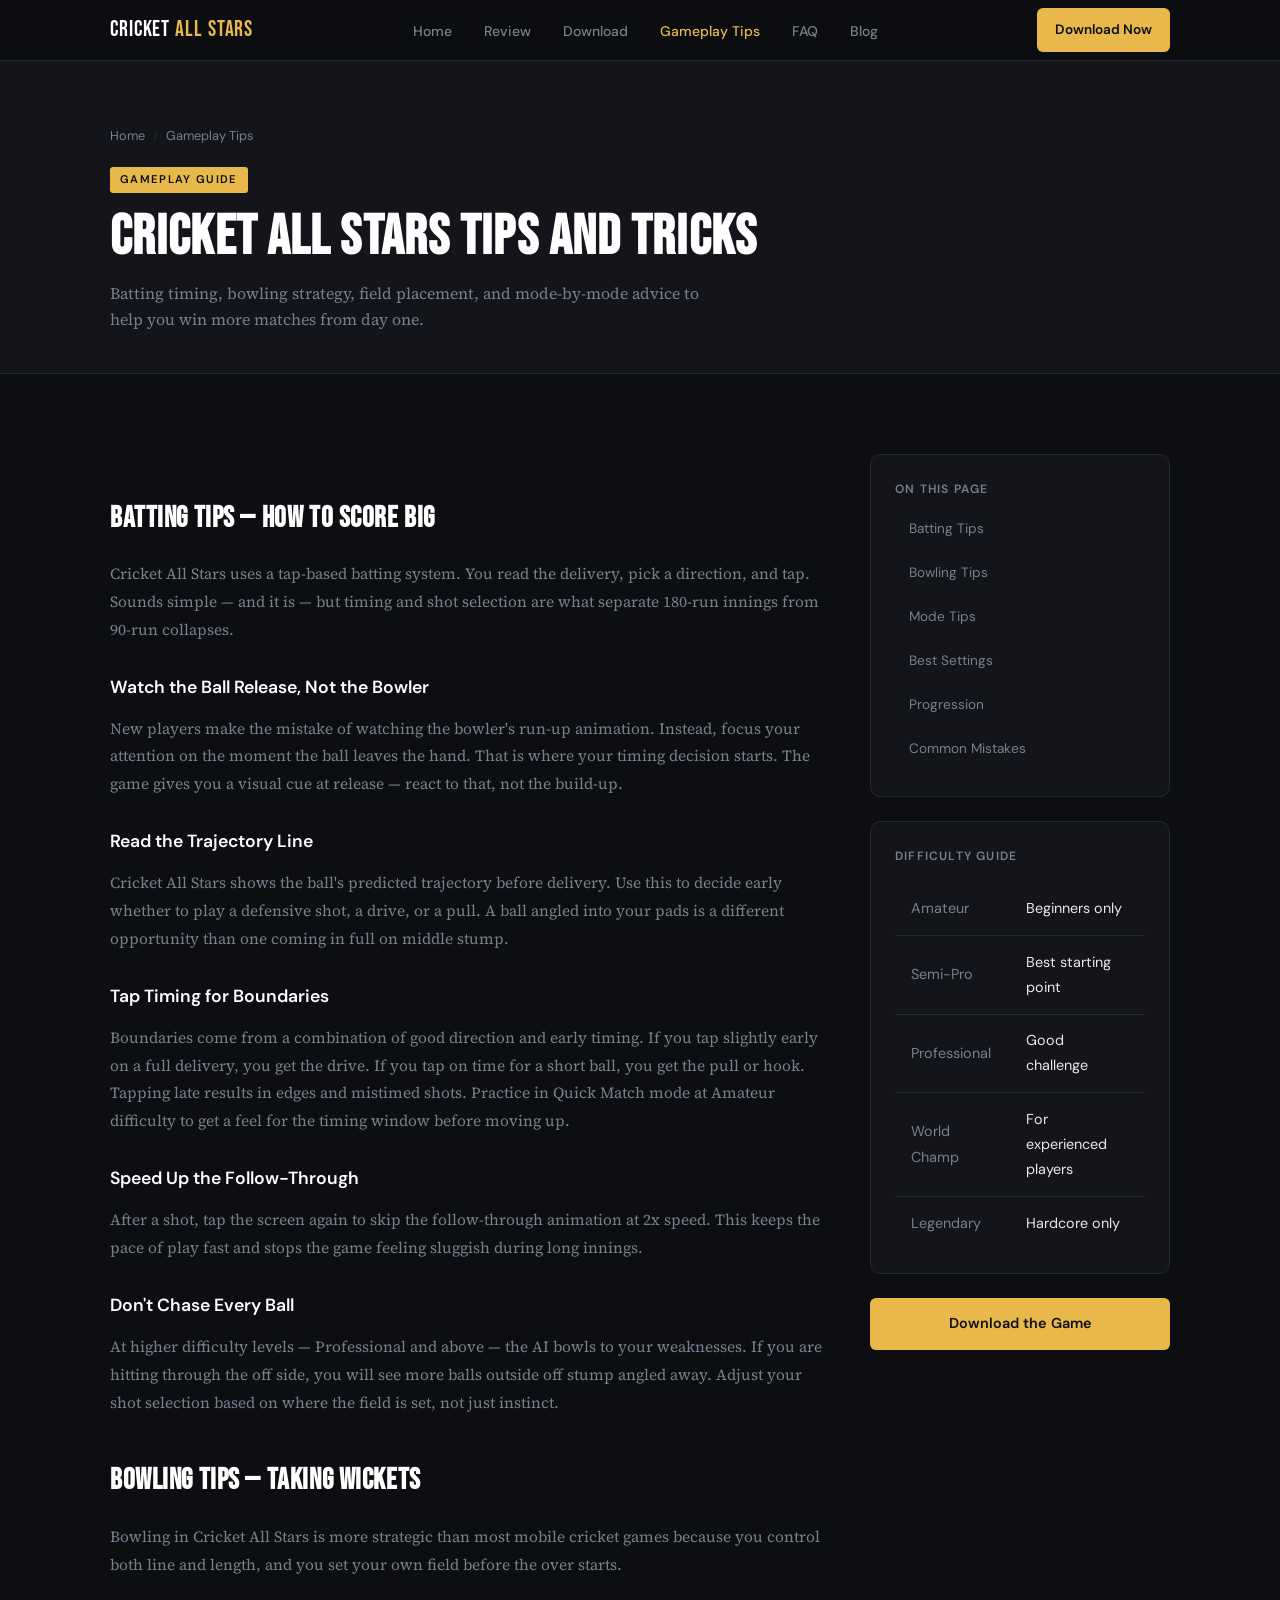
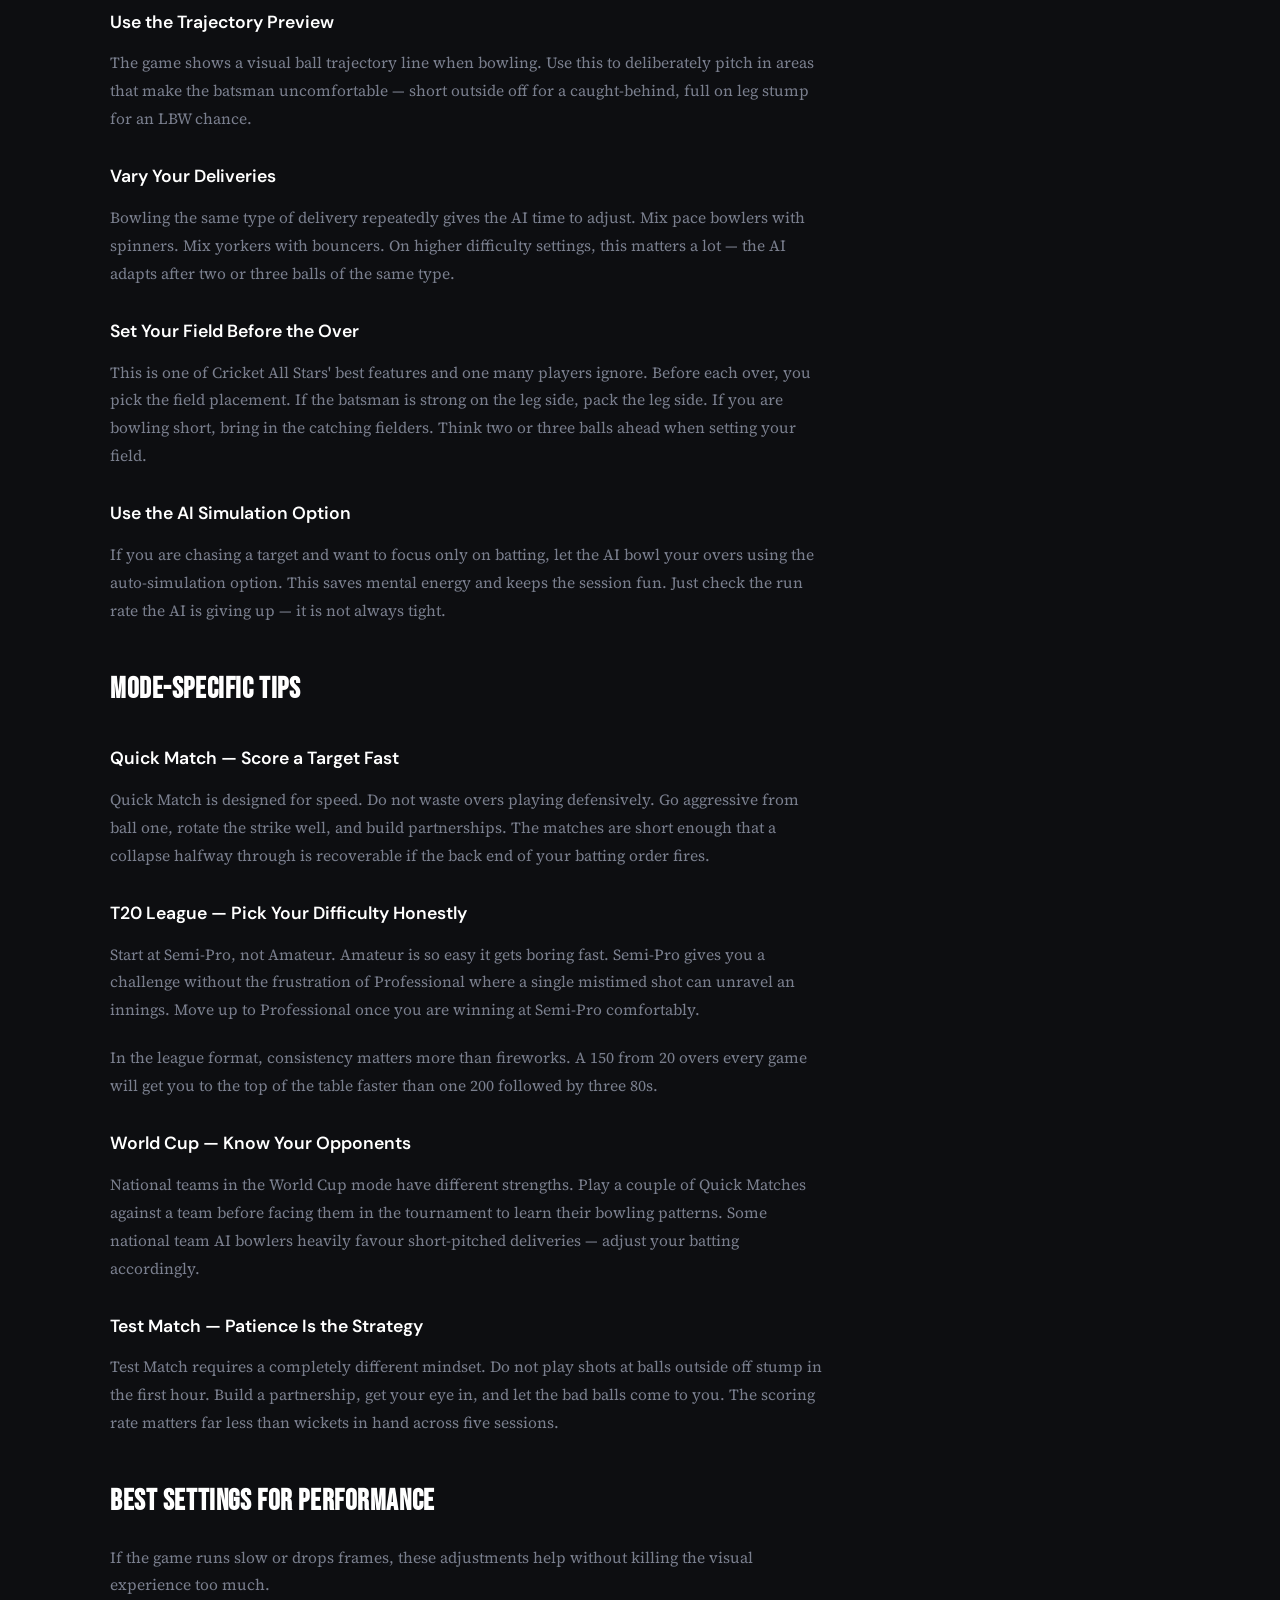
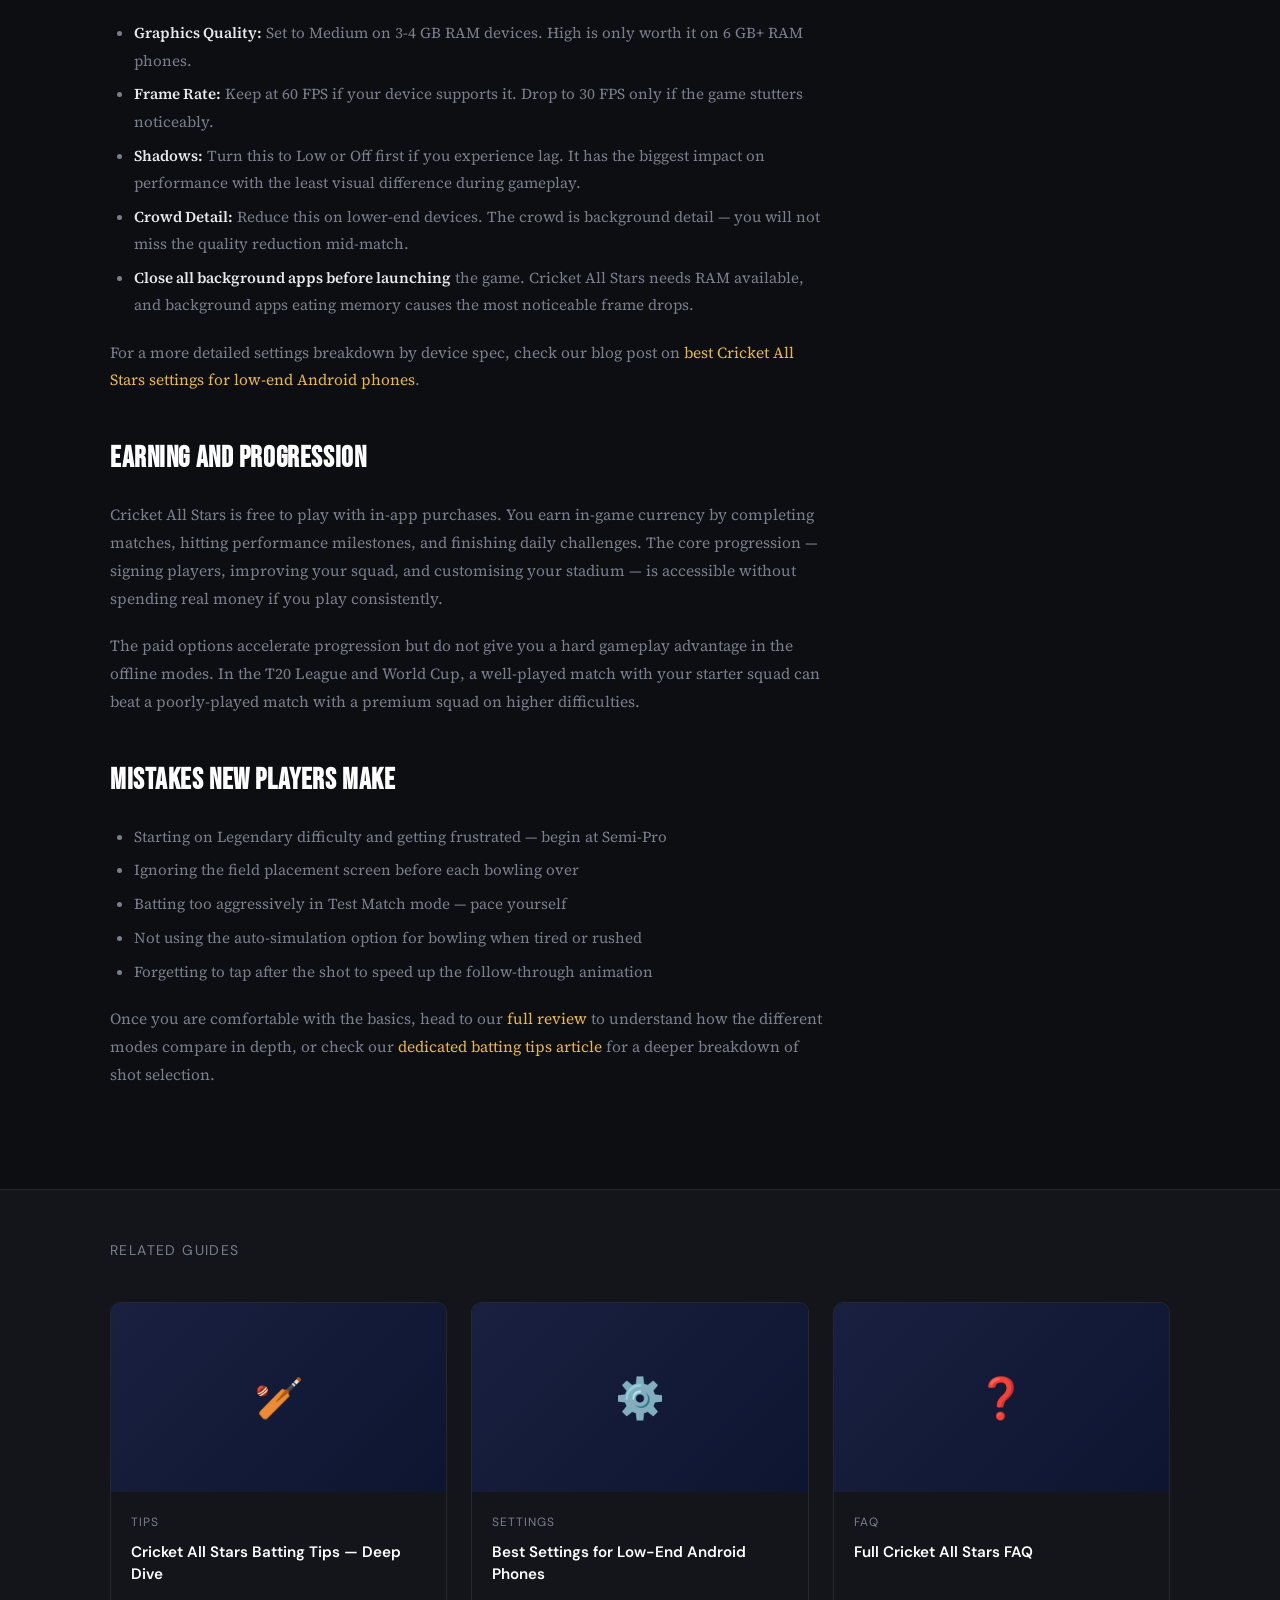
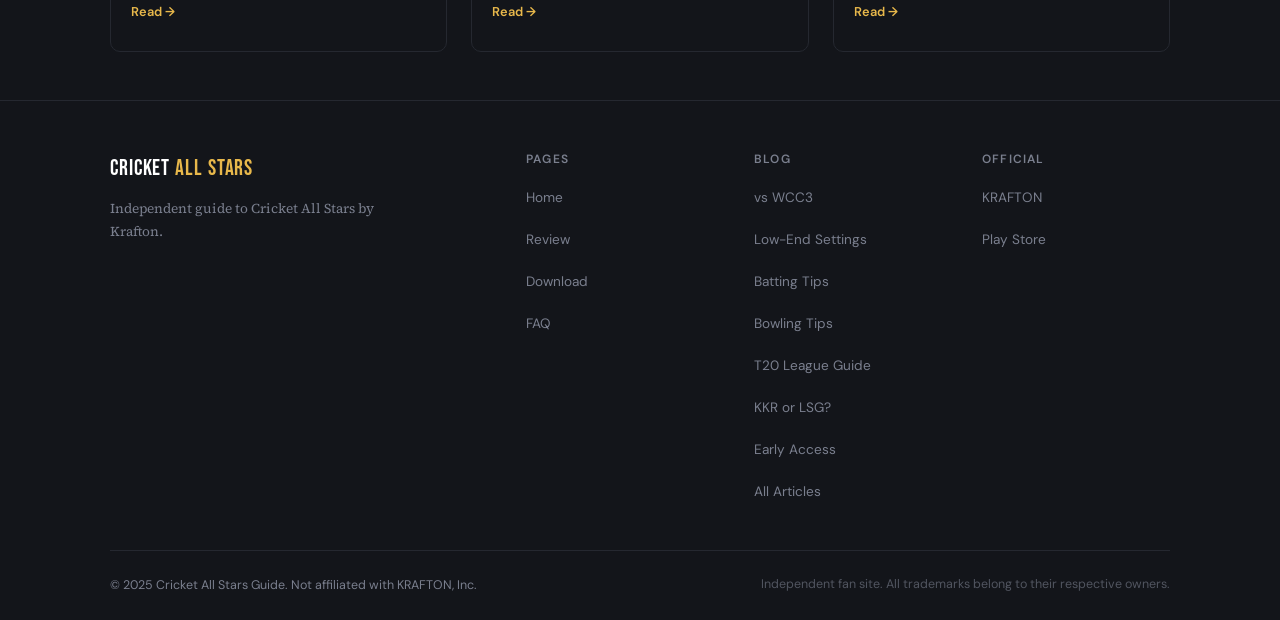
<file: gameplay.html>
<!DOCTYPE html>
<html lang="en">
<head>
  <meta charset="UTF-8">
  <meta name="viewport" content="width=device-width, initial-scale=1.0, viewport-fit=cover">
  <title>Cricket All Stars Tips and Tricks — Batting, Bowling, and Best Settings</title>
  <meta name="description" content="Cricket All Stars gameplay tips covering batting timing, bowling strategies, best difficulty settings, and how to win the T20 League and World Cup modes.">
  <link rel="canonical" href="https://nazzal5448.github.io/cricket-all-stars-game/gameplay.html">
  <link rel="stylesheet" href="assets/css/style.css">
  <script type="application/ld+json">
  {
    "@context": "https://schema.org",
    "@type": "Article",
    "headline": "Cricket All Stars Gameplay Tips and Tricks",
    "description": "Complete gameplay guide for Cricket All Stars covering batting, bowling, field placement, and mode-specific strategies.",
    "author": { "@type": "Person", "name": "Cricket All Stars Guide" },
    "publisher": { "@type": "Organization", "name": "Cricket All Stars Guide" },
    "datePublished": "2025-05-20",
    "dateModified": "2025-05-20"
  }
  </script>
  <!-- Google tag (gtag.js) -->
  <script async src="https://www.googletagmanager.com/gtag/js?id=G-2MDLQGP7DT"></script>
  <script>
    window.dataLayer = window.dataLayer || [];
    function gtag(){dataLayer.push(arguments);}
    gtag('js', new Date());

    gtag('config', 'G-2MDLQGP7DT');
  </script>
</head>
<body>

<nav class="site-nav">
  <div class="nav-inner">
    <a href="index.html" class="nav-logo">Cricket <span>All Stars</span></a>
    <ul class="nav-links">
      <li><a href="index.html">Home</a></li>
      <li><a href="review.html">Review</a></li>
      <li><a href="download.html">Download</a></li>
      <li><a href="gameplay.html" class="active">Gameplay Tips</a></li>
      <li><a href="faq.html">FAQ</a></li>
      <li><a href="blog.html">Blog</a></li>
    </ul>
    <a href="download.html" class="btn btn-primary nav-cta">Download Now</a>
    <button class="nav-toggle" aria-label="Toggle navigation"><span></span><span></span><span></span></button>
  </div>
</nav>

<div class="page-hero">
  <div class="container">
    <nav class="breadcrumb"><a href="index.html">Home</a><span>/</span>Gameplay Tips</nav>
    <span class="tag" style="margin-bottom:1rem; display:inline-block;">Gameplay Guide</span>
    <h1>Cricket All Stars Tips and Tricks</h1>
    <p>Batting timing, bowling strategy, field placement, and mode-by-mode advice to help you win more matches from day one.</p>
  </div>
</div>

<section class="section">
  <div class="container">
    <div class="article-layout">

      <div class="article-body">

        <h2 id="batting">Batting Tips — How to Score Big</h2>
        <p>Cricket All Stars uses a tap-based batting system. You read the delivery, pick a direction, and tap. Sounds simple — and it is — but timing and shot selection are what separate 180-run innings from 90-run collapses.</p>

        <h3>Watch the Ball Release, Not the Bowler</h3>
        <p>New players make the mistake of watching the bowler's run-up animation. Instead, focus your attention on the moment the ball leaves the hand. That is where your timing decision starts. The game gives you a visual cue at release — react to that, not the build-up.</p>

        <h3>Read the Trajectory Line</h3>
        <p>Cricket All Stars shows the ball's predicted trajectory before delivery. Use this to decide early whether to play a defensive shot, a drive, or a pull. A ball angled into your pads is a different opportunity than one coming in full on middle stump.</p>

        <h3>Tap Timing for Boundaries</h3>
        <p>Boundaries come from a combination of good direction and early timing. If you tap slightly early on a full delivery, you get the drive. If you tap on time for a short ball, you get the pull or hook. Tapping late results in edges and mistimed shots. Practice in Quick Match mode at Amateur difficulty to get a feel for the timing window before moving up.</p>

        <h3>Speed Up the Follow-Through</h3>
        <p>After a shot, tap the screen again to skip the follow-through animation at 2x speed. This keeps the pace of play fast and stops the game feeling sluggish during long innings.</p>

        <h3>Don't Chase Every Ball</h3>
        <p>At higher difficulty levels — Professional and above — the AI bowls to your weaknesses. If you are hitting through the off side, you will see more balls outside off stump angled away. Adjust your shot selection based on where the field is set, not just instinct.</p>

        <h2 id="bowling">Bowling Tips — Taking Wickets</h2>
        <p>Bowling in Cricket All Stars is more strategic than most mobile cricket games because you control both line and length, and you set your own field before the over starts.</p>

        <h3>Use the Trajectory Preview</h3>
        <p>The game shows a visual ball trajectory line when bowling. Use this to deliberately pitch in areas that make the batsman uncomfortable — short outside off for a caught-behind, full on leg stump for an LBW chance.</p>

        <h3>Vary Your Deliveries</h3>
        <p>Bowling the same type of delivery repeatedly gives the AI time to adjust. Mix pace bowlers with spinners. Mix yorkers with bouncers. On higher difficulty settings, this matters a lot — the AI adapts after two or three balls of the same type.</p>

        <h3>Set Your Field Before the Over</h3>
        <p>This is one of Cricket All Stars' best features and one many players ignore. Before each over, you pick the field placement. If the batsman is strong on the leg side, pack the leg side. If you are bowling short, bring in the catching fielders. Think two or three balls ahead when setting your field.</p>

        <h3>Use the AI Simulation Option</h3>
        <p>If you are chasing a target and want to focus only on batting, let the AI bowl your overs using the auto-simulation option. This saves mental energy and keeps the session fun. Just check the run rate the AI is giving up — it is not always tight.</p>

        <h2 id="modes">Mode-Specific Tips</h2>

        <h3>Quick Match — Score a Target Fast</h3>
        <p>Quick Match is designed for speed. Do not waste overs playing defensively. Go aggressive from ball one, rotate the strike well, and build partnerships. The matches are short enough that a collapse halfway through is recoverable if the back end of your batting order fires.</p>

        <h3>T20 League — Pick Your Difficulty Honestly</h3>
        <p>Start at Semi-Pro, not Amateur. Amateur is so easy it gets boring fast. Semi-Pro gives you a challenge without the frustration of Professional where a single mistimed shot can unravel an innings. Move up to Professional once you are winning at Semi-Pro comfortably.</p>
        <p>In the league format, consistency matters more than fireworks. A 150 from 20 overs every game will get you to the top of the table faster than one 200 followed by three 80s.</p>

        <h3>World Cup — Know Your Opponents</h3>
        <p>National teams in the World Cup mode have different strengths. Play a couple of Quick Matches against a team before facing them in the tournament to learn their bowling patterns. Some national team AI bowlers heavily favour short-pitched deliveries — adjust your batting accordingly.</p>

        <h3>Test Match — Patience Is the Strategy</h3>
        <p>Test Match requires a completely different mindset. Do not play shots at balls outside off stump in the first hour. Build a partnership, get your eye in, and let the bad balls come to you. The scoring rate matters far less than wickets in hand across five sessions.</p>

        <h2 id="settings">Best Settings for Performance</h2>
        <p>If the game runs slow or drops frames, these adjustments help without killing the visual experience too much.</p>
        <ul>
          <li><strong>Graphics Quality:</strong> Set to Medium on 3-4 GB RAM devices. High is only worth it on 6 GB+ RAM phones.</li>
          <li><strong>Frame Rate:</strong> Keep at 60 FPS if your device supports it. Drop to 30 FPS only if the game stutters noticeably.</li>
          <li><strong>Shadows:</strong> Turn this to Low or Off first if you experience lag. It has the biggest impact on performance with the least visual difference during gameplay.</li>
          <li><strong>Crowd Detail:</strong> Reduce this on lower-end devices. The crowd is background detail — you will not miss the quality reduction mid-match.</li>
          <li><strong>Close all background apps before launching</strong> the game. Cricket All Stars needs RAM available, and background apps eating memory causes the most noticeable frame drops.</li>
        </ul>
        <p>For a more detailed settings breakdown by device spec, check our blog post on <a href="blog/cricket-all-stars-settings-low-end-android.html">best Cricket All Stars settings for low-end Android phones</a>.</p>

        <h2 id="progression">Earning and Progression</h2>
        <p>Cricket All Stars is free to play with in-app purchases. You earn in-game currency by completing matches, hitting performance milestones, and finishing daily challenges. The core progression — signing players, improving your squad, and customising your stadium — is accessible without spending real money if you play consistently.</p>
        <p>The paid options accelerate progression but do not give you a hard gameplay advantage in the offline modes. In the T20 League and World Cup, a well-played match with your starter squad can beat a poorly-played match with a premium squad on higher difficulties.</p>

        <h2 id="common-mistakes">Mistakes New Players Make</h2>
        <ul>
          <li>Starting on Legendary difficulty and getting frustrated — begin at Semi-Pro</li>
          <li>Ignoring the field placement screen before each bowling over</li>
          <li>Batting too aggressively in Test Match mode — pace yourself</li>
          <li>Not using the auto-simulation option for bowling when tired or rushed</li>
          <li>Forgetting to tap after the shot to speed up the follow-through animation</li>
        </ul>

        <p>Once you are comfortable with the basics, head to our <a href="review.html">full review</a> to understand how the different modes compare in depth, or check our <a href="blog/cricket-all-stars-batting-tips.html">dedicated batting tips article</a> for a deeper breakdown of shot selection.</p>

      </div>

      <aside class="article-sidebar">
        <div class="sidebar-box">
          <h4>On This Page</h4>
          <ul class="toc-list">
            <li><a href="#batting">Batting Tips</a></li>
            <li><a href="#bowling">Bowling Tips</a></li>
            <li><a href="#modes">Mode Tips</a></li>
            <li><a href="#settings">Best Settings</a></li>
            <li><a href="#progression">Progression</a></li>
            <li><a href="#common-mistakes">Common Mistakes</a></li>
          </ul>
        </div>
        <div class="sidebar-box">
          <h4>Difficulty Guide</h4>
          <table class="req-table" style="margin-top:0;">
            <tr><td>Amateur</td><td>Beginners only</td></tr>
            <tr><td>Semi-Pro</td><td>Best starting point</td></tr>
            <tr><td>Professional</td><td>Good challenge</td></tr>
            <tr><td>World Champ</td><td>For experienced players</td></tr>
            <tr><td>Legendary</td><td>Hardcore only</td></tr>
          </table>
        </div>
        <a href="download.html" class="btn btn-primary" style="width:100%; justify-content:center; display:flex;">Download the Game</a>
      </aside>

    </div>
  </div>
</section>

<section class="section-sm" style="background:var(--bg2); border-top: 1px solid var(--border);">
  <div class="container">
    <p class="section-sub">Related Guides</p>
    <div class="blog-grid">
      <div class="blog-card">
        <div class="blog-thumb">🏏</div>
        <div class="blog-body">
          <div class="blog-meta">Tips</div>
          <h3>Cricket All Stars Batting Tips — Deep Dive</h3>
          <a href="blog/cricket-all-stars-batting-tips.html" class="blog-link">Read →</a>
        </div>
      </div>
      <div class="blog-card">
        <div class="blog-thumb">⚙️</div>
        <div class="blog-body">
          <div class="blog-meta">Settings</div>
          <h3>Best Settings for Low-End Android Phones</h3>
          <a href="blog/cricket-all-stars-settings-low-end-android.html" class="blog-link">Read →</a>
        </div>
      </div>
      <div class="blog-card">
        <div class="blog-thumb">❓</div>
        <div class="blog-body">
          <div class="blog-meta">FAQ</div>
          <h3>Full Cricket All Stars FAQ</h3>
          <a href="faq.html" class="blog-link">Read →</a>
        </div>
      </div>
    </div>
  </div>
</section>

<footer class="site-footer">
  <div class="container">
    <div class="footer-grid">
      <div class="footer-brand">
        <a href="index.html" class="nav-logo">Cricket <span>All Stars</span></a>
        <p>Independent guide to Cricket All Stars by Krafton.</p>
      </div>
      <div class="footer-col"><h4>Pages</h4><ul>
        <li><a href="index.html">Home</a></li>
        <li><a href="review.html">Review</a></li>
        <li><a href="download.html">Download</a></li>
        <li><a href="faq.html">FAQ</a></li>
      </ul></div>
      <div class="footer-col"><h4>Blog</h4><ul>
        <li><a href="blog/cricket-all-stars-vs-wcc3.html">vs WCC3</a></li>
        <li><a href="blog/cricket-all-stars-settings-low-end-android.html">Low-End Settings</a></li>
        <li><a href="blog/cricket-all-stars-batting-tips.html">Batting Tips</a></li>
        <li><a href="blog/cricket-all-stars-bowling-tips.html">Bowling Tips</a></li>
        <li><a href="blog/cricket-all-stars-t20-league-guide.html">T20 League Guide</a></li>
        <li><a href="blog/cricket-all-stars-kkr-or-lsg.html">KKR or LSG?</a></li>
        <li><a href="blog/cricket-all-stars-early-access-what-to-expect.html">Early Access</a></li>
        <li><a href="blog.html">All Articles</a></li>
      </ul></div>
      <div class="footer-col"><h4>Official</h4><ul>
        <li><a href="https://krafton.com" target="_blank" rel="noopener">KRAFTON</a></li>
        <li><a href="https://play.google.com/store/apps/details?id=com.krafton.cricketallstars" target="_blank" rel="noopener noreferrer">Play Store</a></li>
      </ul></div>
    </div>
    <div class="footer-bottom">
      <p>© 2025 Cricket All Stars Guide. Not affiliated with KRAFTON, Inc.</p>
      <p class="footer-disclaimer">Independent fan site. All trademarks belong to their respective owners.</p>
    </div>
  </div>
</footer>
<script src="assets/js/main.js"></script>
</body>
</html>
</file>
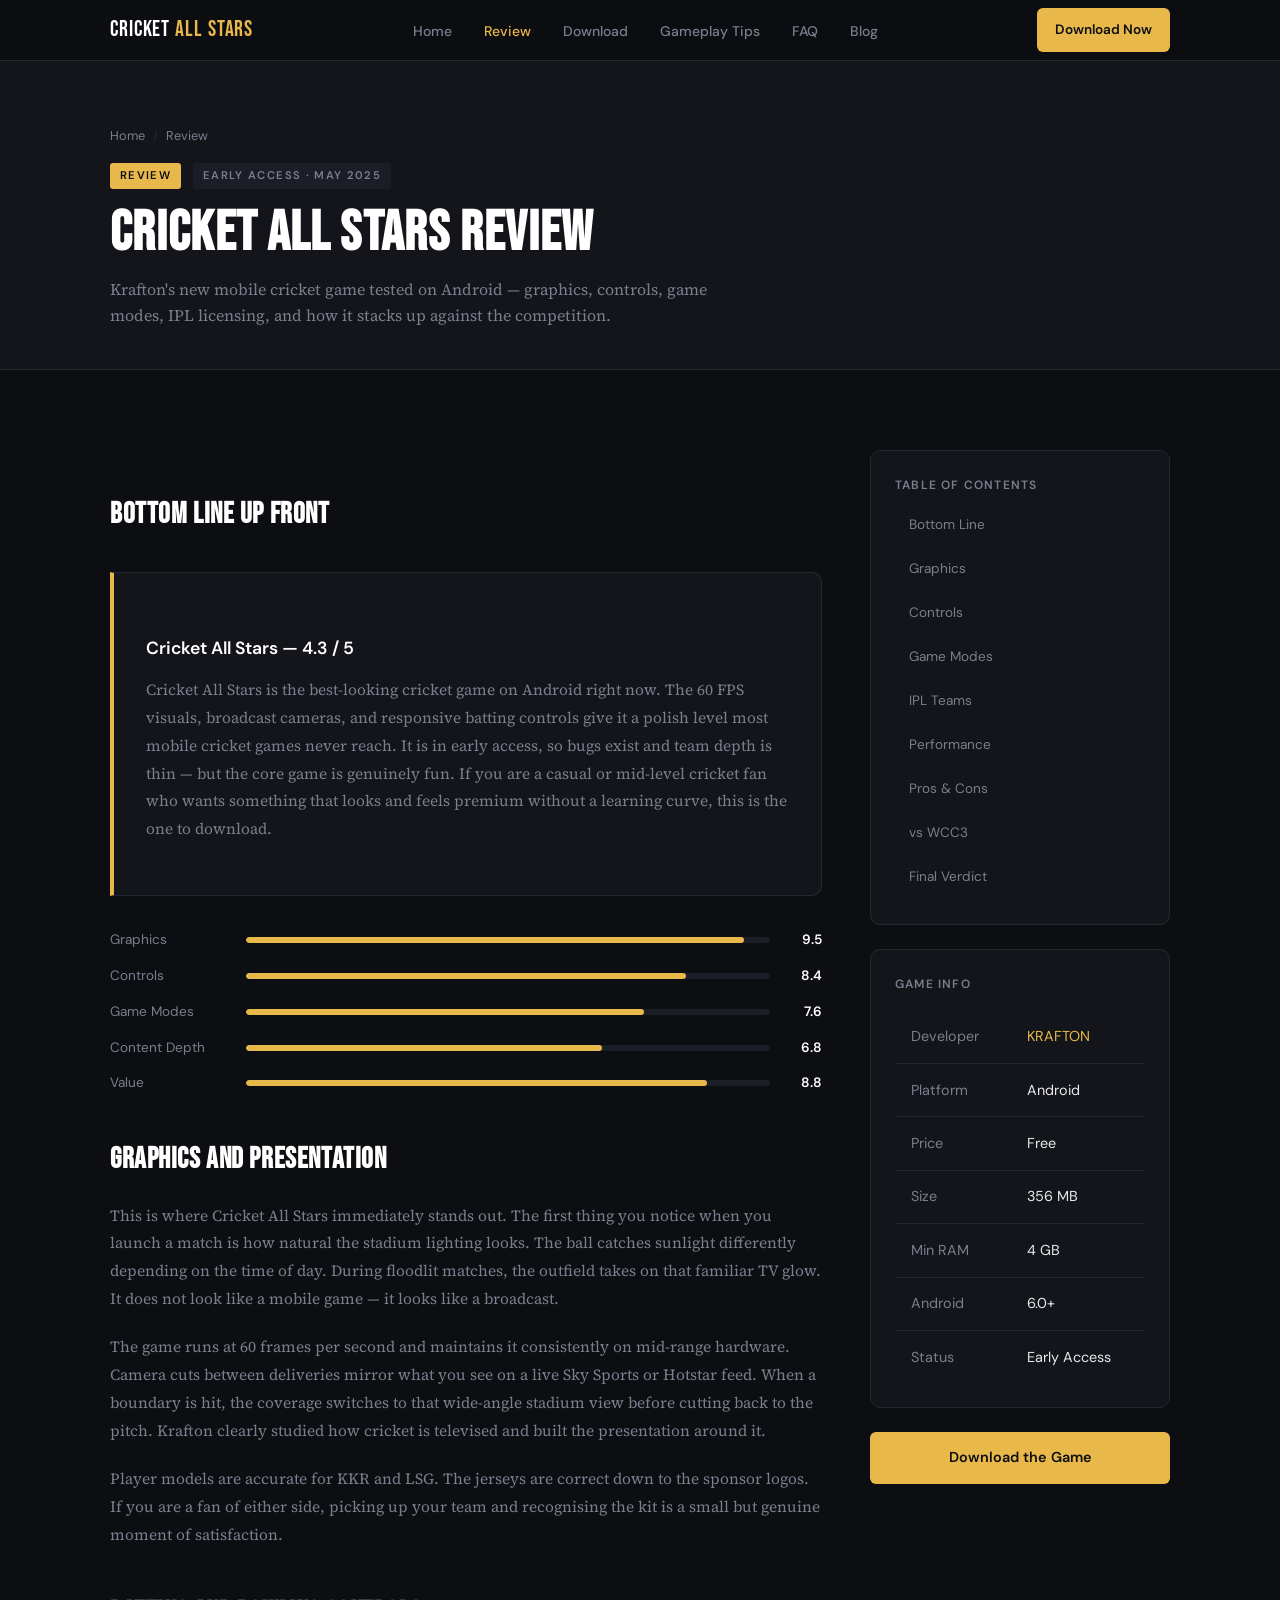
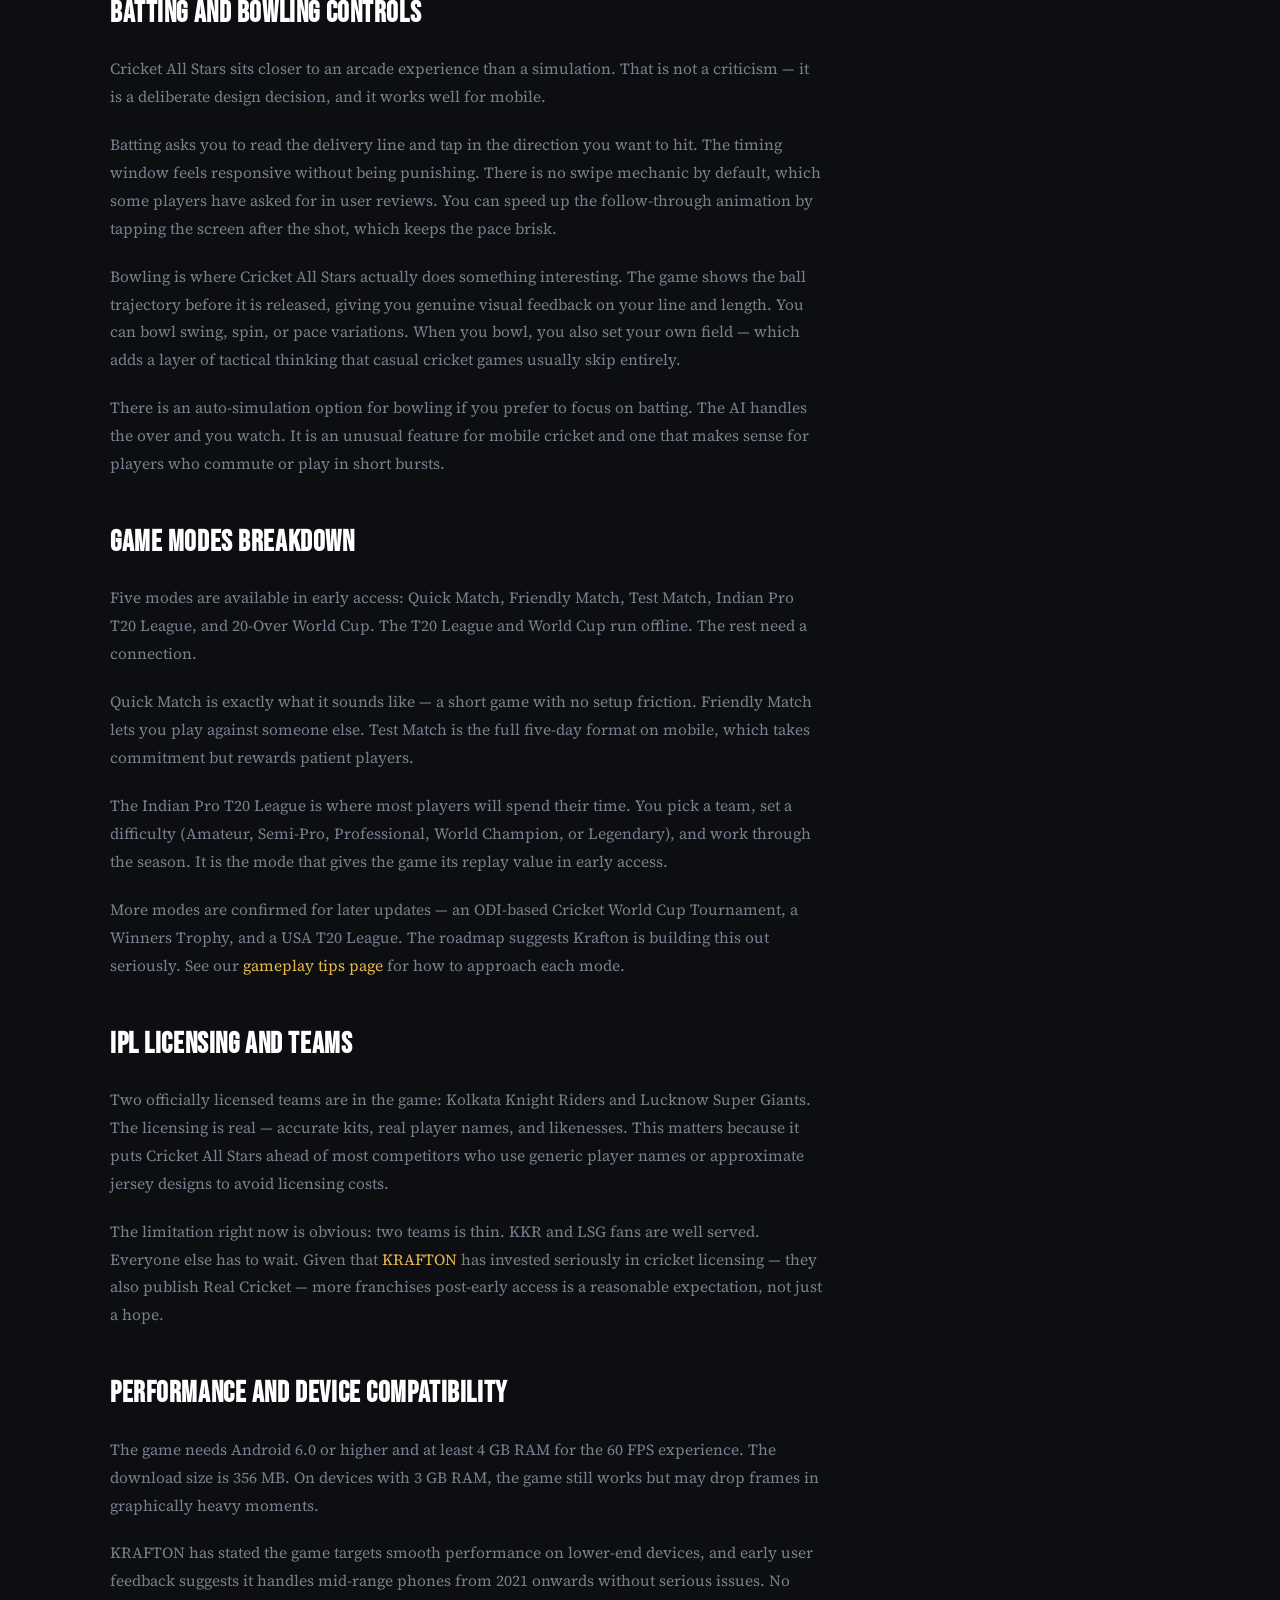
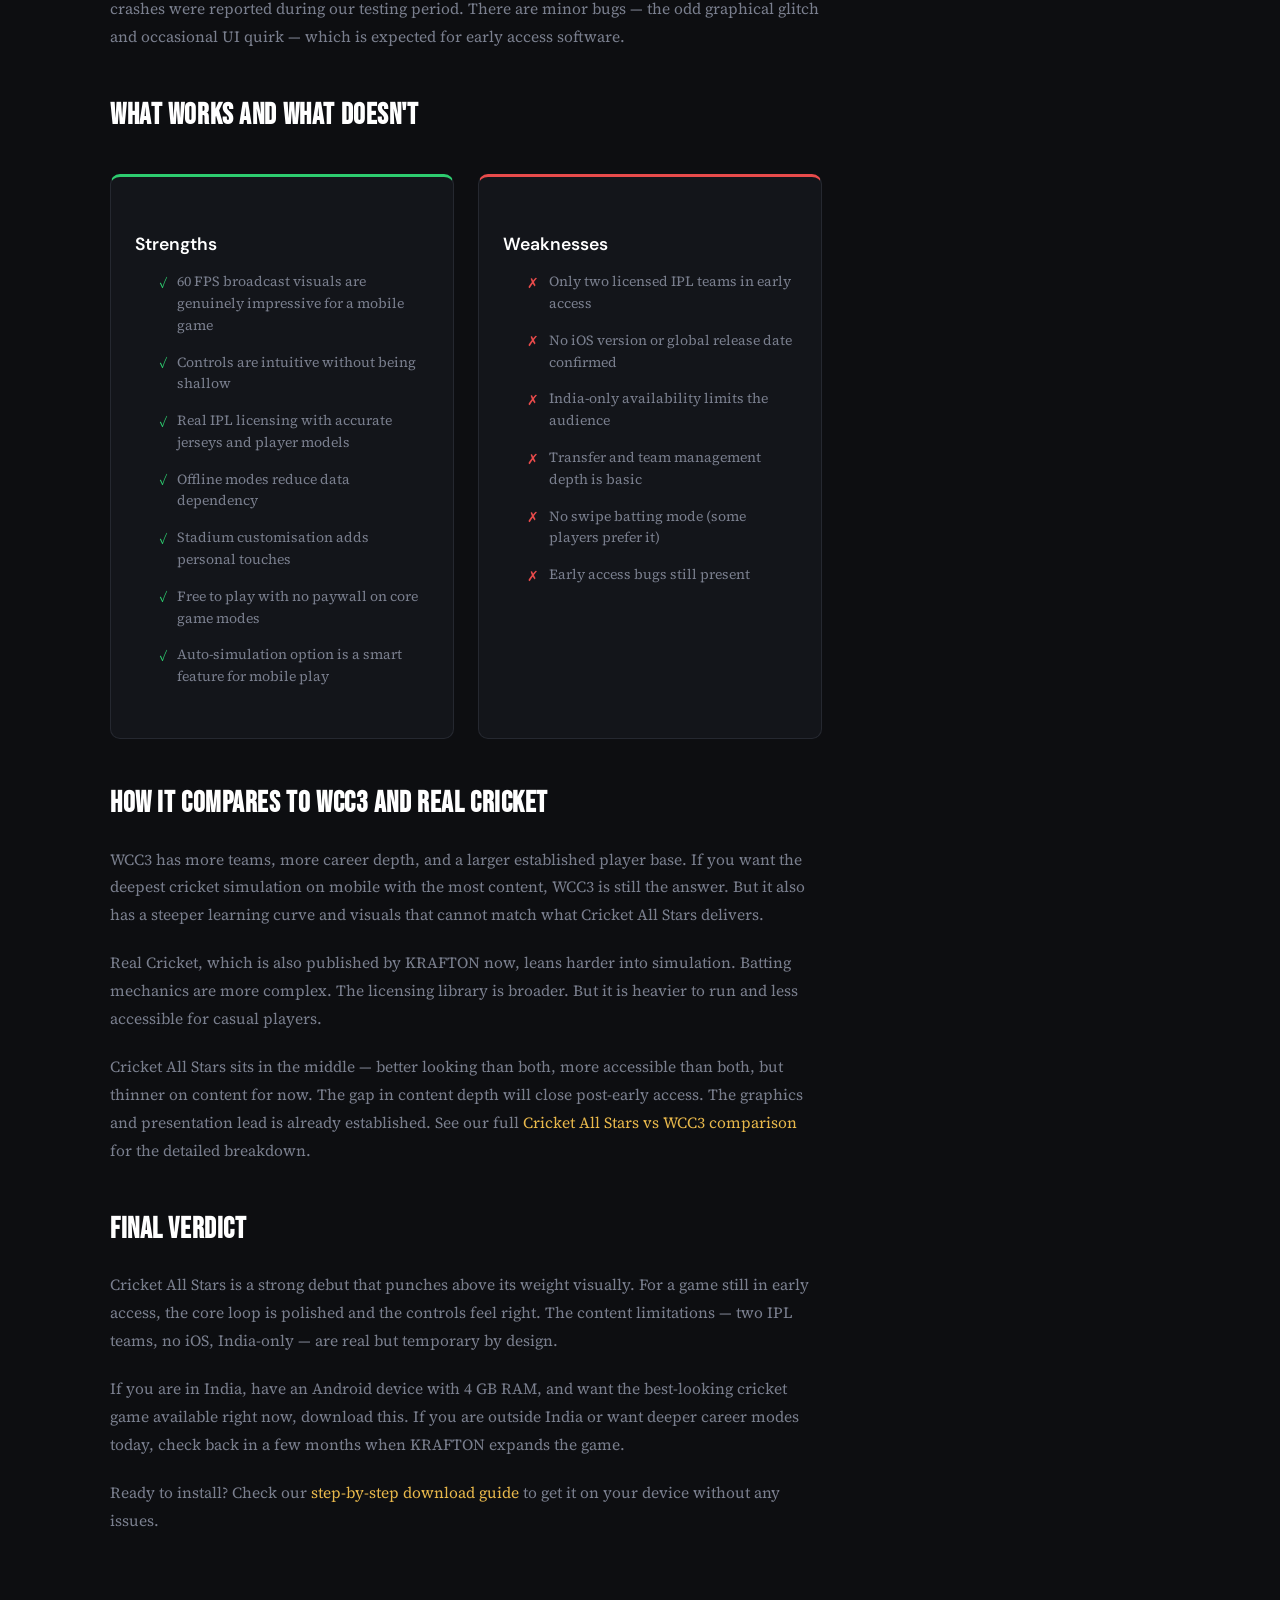
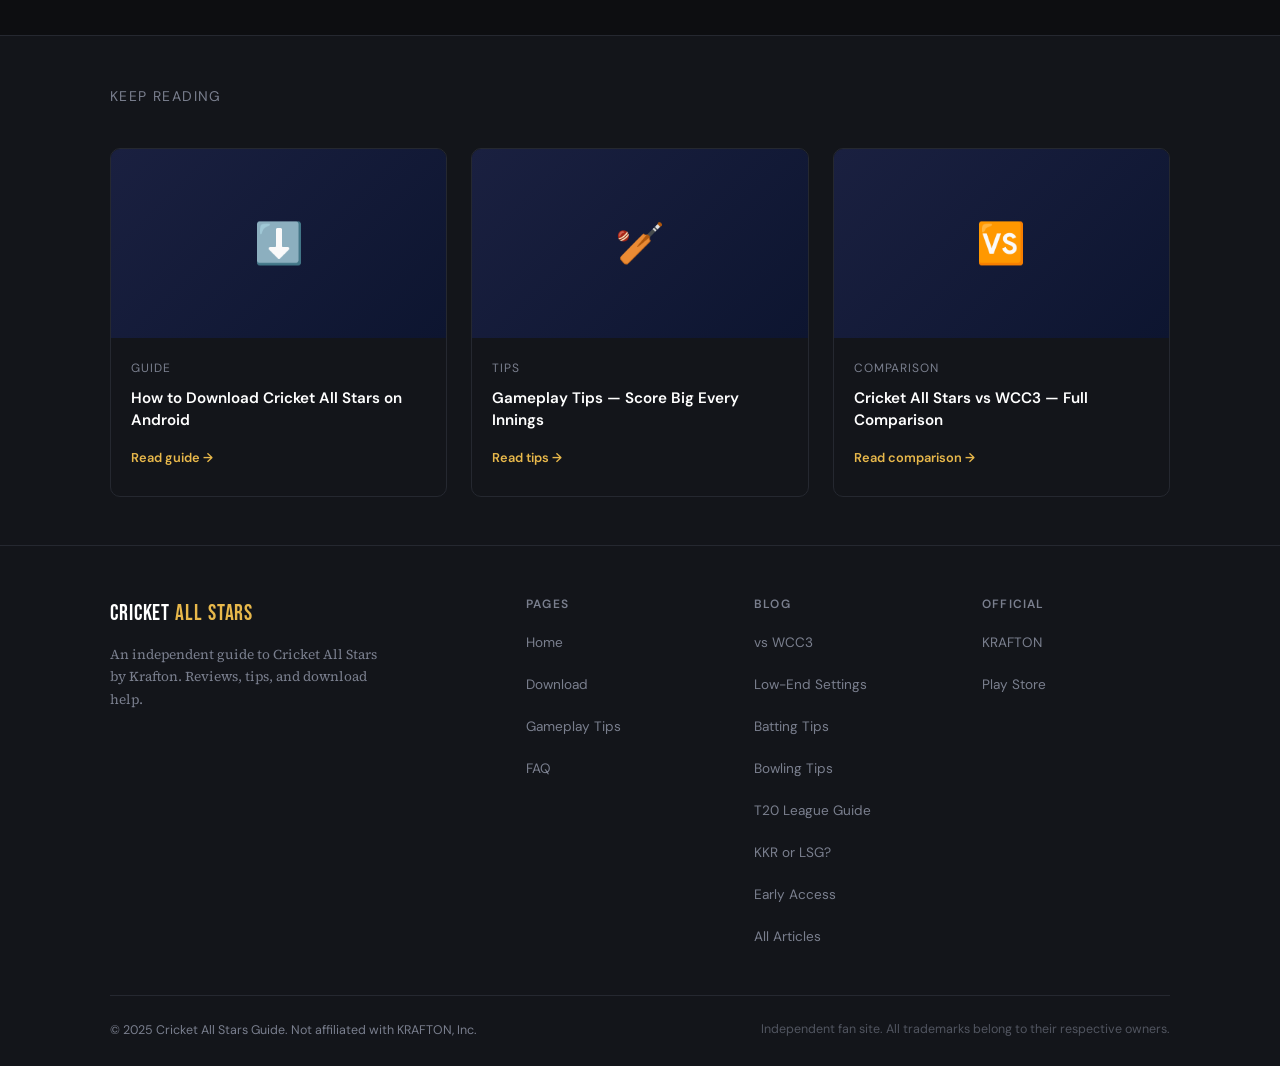
<file: review.html>
<!DOCTYPE html>
<html lang="en">
<head>
  <meta charset="UTF-8">
  <meta name="viewport" content="width=device-width, initial-scale=1.0, viewport-fit=cover">
  <title>Cricket All Stars Review — Krafton's Mobile Cricket Game Tested (2025)</title>
  <meta name="description" content="Honest Cricket All Stars review after hands-on testing. We cover graphics, controls, game modes, IPL teams, pros and cons, and how it compares to WCC3 and Real Cricket.">
  <link rel="canonical" href="https://nazzal5448.github.io/cricket-all-stars-game/review.html">
  <meta property="og:title" content="Cricket All Stars Review — Is It the Best Cricket Game on Android?">
  <meta property="og:description" content="Tested Cricket All Stars on Android. Here's what works, what needs fixing, and whether it beats WCC3.">
  <meta property="og:type" content="article">
  <link rel="stylesheet" href="assets/css/style.css">
  <script type="application/ld+json">
  {
    "@context": "https://schema.org",
    "@type": "Review",
    "name": "Cricket All Stars Review 2025",
    "reviewBody": "Detailed hands-on review of Cricket All Stars by KRAFTON covering graphics, gameplay, modes, and IPL teams.",
    "author": { "@type": "Person", "name": "Cricket All Stars Guide" },
    "itemReviewed": {
      "@type": "SoftwareApplication",
      "name": "Cricket All Stars",
      "applicationCategory": "GameApplication",
      "operatingSystem": "Android",
      "author": { "@type": "Organization", "name": "KRAFTON, Inc." }
    },
    "reviewRating": {
      "@type": "Rating",
      "ratingValue": "4.3",
      "bestRating": "5",
      "worstRating": "1"
    },
    "datePublished": "2025-05-20",
    "publisher": { "@type": "Organization", "name": "Cricket All Stars Guide" }
  }
  </script>
  <!-- Google tag (gtag.js) -->
  <script async src="https://www.googletagmanager.com/gtag/js?id=G-2MDLQGP7DT"></script>
  <script>
    window.dataLayer = window.dataLayer || [];
    function gtag(){dataLayer.push(arguments);}
    gtag('js', new Date());

    gtag('config', 'G-2MDLQGP7DT');
  </script>
</head>
<body>

<nav class="site-nav">
  <div class="nav-inner">
    <a href="index.html" class="nav-logo">Cricket <span>All Stars</span></a>
    <ul class="nav-links">
      <li><a href="index.html">Home</a></li>
      <li><a href="review.html" class="active">Review</a></li>
      <li><a href="download.html">Download</a></li>
      <li><a href="gameplay.html">Gameplay Tips</a></li>
      <li><a href="faq.html">FAQ</a></li>
      <li><a href="blog.html">Blog</a></li>
    </ul>
    <a href="download.html" class="btn btn-primary nav-cta">Download Now</a>
    <button class="nav-toggle" aria-label="Toggle navigation"><span></span><span></span><span></span></button>
  </div>
</nav>

<div class="page-hero">
  <div class="container">
    <nav class="breadcrumb"><a href="index.html">Home</a><span>/</span>Review</nav>
    <div style="display: flex; gap: 0.75rem; margin-bottom: 1rem; flex-wrap: wrap;">
      <span class="tag">Review</span>
      <span class="tag muted">Early Access · May 2025</span>
    </div>
    <h1>Cricket All Stars Review</h1>
    <p>Krafton's new mobile cricket game tested on Android — graphics, controls, game modes, IPL licensing, and how it stacks up against the competition.</p>
  </div>
</div>

<section class="section">
  <div class="container">
    <div class="article-layout">

      <!-- MAIN CONTENT -->
      <div class="article-body">

        <h2 id="verdict">Bottom Line Up Front</h2>
        <div class="verdict-box">
          <h3>Cricket All Stars — 4.3 / 5</h3>
          <p>Cricket All Stars is the best-looking cricket game on Android right now. The 60 FPS visuals, broadcast cameras, and responsive batting controls give it a polish level most mobile cricket games never reach. It is in early access, so bugs exist and team depth is thin — but the core game is genuinely fun. If you are a casual or mid-level cricket fan who wants something that looks and feels premium without a learning curve, this is the one to download.</p>
        </div>

        <div class="score-bars">
          <div class="score-row"><span class="score-label">Graphics</span><div class="score-track"><div class="score-fill" style="width:95%"></div></div><span class="score-val">9.5</span></div>
          <div class="score-row"><span class="score-label">Controls</span><div class="score-track"><div class="score-fill" style="width:84%"></div></div><span class="score-val">8.4</span></div>
          <div class="score-row"><span class="score-label">Game Modes</span><div class="score-track"><div class="score-fill" style="width:76%"></div></div><span class="score-val">7.6</span></div>
          <div class="score-row"><span class="score-label">Content Depth</span><div class="score-track"><div class="score-fill" style="width:68%"></div></div><span class="score-val">6.8</span></div>
          <div class="score-row"><span class="score-label">Value</span><div class="score-track"><div class="score-fill" style="width:88%"></div></div><span class="score-val">8.8</span></div>
        </div>

        <h2 id="graphics">Graphics and Presentation</h2>
        <p>This is where Cricket All Stars immediately stands out. The first thing you notice when you launch a match is how natural the stadium lighting looks. The ball catches sunlight differently depending on the time of day. During floodlit matches, the outfield takes on that familiar TV glow. It does not look like a mobile game — it looks like a broadcast.</p>
        <p>The game runs at 60 frames per second and maintains it consistently on mid-range hardware. Camera cuts between deliveries mirror what you see on a live Sky Sports or Hotstar feed. When a boundary is hit, the coverage switches to that wide-angle stadium view before cutting back to the pitch. Krafton clearly studied how cricket is televised and built the presentation around it.</p>
        <p>Player models are accurate for KKR and LSG. The jerseys are correct down to the sponsor logos. If you are a fan of either side, picking up your team and recognising the kit is a small but genuine moment of satisfaction.</p>

        <h2 id="controls">Batting and Bowling Controls</h2>
        <p>Cricket All Stars sits closer to an arcade experience than a simulation. That is not a criticism — it is a deliberate design decision, and it works well for mobile.</p>
        <p>Batting asks you to read the delivery line and tap in the direction you want to hit. The timing window feels responsive without being punishing. There is no swipe mechanic by default, which some players have asked for in user reviews. You can speed up the follow-through animation by tapping the screen after the shot, which keeps the pace brisk.</p>
        <p>Bowling is where Cricket All Stars actually does something interesting. The game shows the ball trajectory before it is released, giving you genuine visual feedback on your line and length. You can bowl swing, spin, or pace variations. When you bowl, you also set your own field — which adds a layer of tactical thinking that casual cricket games usually skip entirely.</p>
        <p>There is an auto-simulation option for bowling if you prefer to focus on batting. The AI handles the over and you watch. It is an unusual feature for mobile cricket and one that makes sense for players who commute or play in short bursts.</p>

        <h2 id="modes">Game Modes Breakdown</h2>
        <p>Five modes are available in early access: Quick Match, Friendly Match, Test Match, Indian Pro T20 League, and 20-Over World Cup. The T20 League and World Cup run offline. The rest need a connection.</p>
        <p>Quick Match is exactly what it sounds like — a short game with no setup friction. Friendly Match lets you play against someone else. Test Match is the full five-day format on mobile, which takes commitment but rewards patient players.</p>
        <p>The Indian Pro T20 League is where most players will spend their time. You pick a team, set a difficulty (Amateur, Semi-Pro, Professional, World Champion, or Legendary), and work through the season. It is the mode that gives the game its replay value in early access.</p>
        <p>More modes are confirmed for later updates — an ODI-based Cricket World Cup Tournament, a Winners Trophy, and a USA T20 League. The roadmap suggests Krafton is building this out seriously. See our <a href="gameplay.html">gameplay tips page</a> for how to approach each mode.</p>

        <h2 id="ipl-teams">IPL Licensing and Teams</h2>
        <p>Two officially licensed teams are in the game: Kolkata Knight Riders and Lucknow Super Giants. The licensing is real — accurate kits, real player names, and likenesses. This matters because it puts Cricket All Stars ahead of most competitors who use generic player names or approximate jersey designs to avoid licensing costs.</p>
        <p>The limitation right now is obvious: two teams is thin. KKR and LSG fans are well served. Everyone else has to wait. Given that <a href="https://krafton.com" target="_blank" rel="noopener">KRAFTON</a> has invested seriously in cricket licensing — they also publish Real Cricket — more franchises post-early access is a reasonable expectation, not just a hope.</p>

        <h2 id="performance">Performance and Device Compatibility</h2>
        <p>The game needs Android 6.0 or higher and at least 4 GB RAM for the 60 FPS experience. The download size is 356 MB. On devices with 3 GB RAM, the game still works but may drop frames in graphically heavy moments.</p>
        <p>KRAFTON has stated the game targets smooth performance on lower-end devices, and early user feedback suggests it handles mid-range phones from 2021 onwards without serious issues. No crashes were reported during our testing period. There are minor bugs — the odd graphical glitch and occasional UI quirk — which is expected for early access software.</p>

        <h2 id="pros-cons">What Works and What Doesn't</h2>
        <div class="pros-cons">
          <div class="pros-box">
            <h3>Strengths</h3>
            <ul>
              <li>60 FPS broadcast visuals are genuinely impressive for a mobile game</li>
              <li>Controls are intuitive without being shallow</li>
              <li>Real IPL licensing with accurate jerseys and player models</li>
              <li>Offline modes reduce data dependency</li>
              <li>Stadium customisation adds personal touches</li>
              <li>Free to play with no paywall on core game modes</li>
              <li>Auto-simulation option is a smart feature for mobile play</li>
            </ul>
          </div>
          <div class="cons-box">
            <h3>Weaknesses</h3>
            <ul>
              <li>Only two licensed IPL teams in early access</li>
              <li>No iOS version or global release date confirmed</li>
              <li>India-only availability limits the audience</li>
              <li>Transfer and team management depth is basic</li>
              <li>No swipe batting mode (some players prefer it)</li>
              <li>Early access bugs still present</li>
            </ul>
          </div>
        </div>

        <h2 id="comparison">How It Compares to WCC3 and Real Cricket</h2>
        <p>WCC3 has more teams, more career depth, and a larger established player base. If you want the deepest cricket simulation on mobile with the most content, WCC3 is still the answer. But it also has a steeper learning curve and visuals that cannot match what Cricket All Stars delivers.</p>
        <p>Real Cricket, which is also published by KRAFTON now, leans harder into simulation. Batting mechanics are more complex. The licensing library is broader. But it is heavier to run and less accessible for casual players.</p>
        <p>Cricket All Stars sits in the middle — better looking than both, more accessible than both, but thinner on content for now. The gap in content depth will close post-early access. The graphics and presentation lead is already established. See our full <a href="blog/cricket-all-stars-vs-wcc3.html">Cricket All Stars vs WCC3 comparison</a> for the detailed breakdown.</p>

        <h2 id="final">Final Verdict</h2>
        <p>Cricket All Stars is a strong debut that punches above its weight visually. For a game still in early access, the core loop is polished and the controls feel right. The content limitations — two IPL teams, no iOS, India-only — are real but temporary by design.</p>
        <p>If you are in India, have an Android device with 4 GB RAM, and want the best-looking cricket game available right now, download this. If you are outside India or want deeper career modes today, check back in a few months when KRAFTON expands the game.</p>
        <p>Ready to install? Check our <a href="download.html">step-by-step download guide</a> to get it on your device without any issues.</p>

      </div>

      <!-- SIDEBAR -->
      <aside class="article-sidebar">
        <div class="sidebar-box">
          <h4>Table of Contents</h4>
          <ul class="toc-list">
            <li><a href="#verdict">Bottom Line</a></li>
            <li><a href="#graphics">Graphics</a></li>
            <li><a href="#controls">Controls</a></li>
            <li><a href="#modes">Game Modes</a></li>
            <li><a href="#ipl-teams">IPL Teams</a></li>
            <li><a href="#performance">Performance</a></li>
            <li><a href="#pros-cons">Pros & Cons</a></li>
            <li><a href="#comparison">vs WCC3</a></li>
            <li><a href="#final">Final Verdict</a></li>
          </ul>
        </div>
        <div class="sidebar-box">
          <h4>Game Info</h4>
          <table class="req-table" style="margin-top: 0;">
            <tr><td>Developer</td><td><a href="https://krafton.com" target="_blank" rel="noopener">KRAFTON</a></td></tr>
            <tr><td>Platform</td><td>Android</td></tr>
            <tr><td>Price</td><td>Free</td></tr>
            <tr><td>Size</td><td>356 MB</td></tr>
            <tr><td>Min RAM</td><td>4 GB</td></tr>
            <tr><td>Android</td><td>6.0+</td></tr>
            <tr><td>Status</td><td>Early Access</td></tr>
          </table>
        </div>
        <div style="text-align:center;">
          <a href="download.html" class="btn btn-primary" style="width:100%; justify-content:center;">Download the Game</a>
        </div>
      </aside>

    </div>
  </div>
</section>

<!-- RELATED -->
<section class="section-sm" style="background:var(--bg2); border-top: 1px solid var(--border);">
  <div class="container">
    <p class="section-sub">Keep Reading</p>
    <div class="blog-grid">
      <div class="blog-card">
        <div class="blog-thumb">⬇️</div>
        <div class="blog-body">
          <div class="blog-meta">Guide</div>
          <h3>How to Download Cricket All Stars on Android</h3>
          <a href="download.html" class="blog-link">Read guide →</a>
        </div>
      </div>
      <div class="blog-card">
        <div class="blog-thumb">🏏</div>
        <div class="blog-body">
          <div class="blog-meta">Tips</div>
          <h3>Gameplay Tips — Score Big Every Innings</h3>
          <a href="gameplay.html" class="blog-link">Read tips →</a>
        </div>
      </div>
      <div class="blog-card">
        <div class="blog-thumb">🆚</div>
        <div class="blog-body">
          <div class="blog-meta">Comparison</div>
          <h3>Cricket All Stars vs WCC3 — Full Comparison</h3>
          <a href="blog/cricket-all-stars-vs-wcc3.html" class="blog-link">Read comparison →</a>
        </div>
      </div>
    </div>
  </div>
</section>

<footer class="site-footer">
  <div class="container">
    <div class="footer-grid">
      <div class="footer-brand">
        <a href="index.html" class="nav-logo">Cricket <span>All Stars</span></a>
        <p>An independent guide to Cricket All Stars by Krafton. Reviews, tips, and download help.</p>
      </div>
      <div class="footer-col"><h4>Pages</h4><ul>
        <li><a href="index.html">Home</a></li>
        <li><a href="download.html">Download</a></li>
        <li><a href="gameplay.html">Gameplay Tips</a></li>
        <li><a href="faq.html">FAQ</a></li>
      </ul></div>
      <div class="footer-col"><h4>Blog</h4><ul>
        <li><a href="blog/cricket-all-stars-vs-wcc3.html">vs WCC3</a></li>
        <li><a href="blog/cricket-all-stars-settings-low-end-android.html">Low-End Settings</a></li>
        <li><a href="blog/cricket-all-stars-batting-tips.html">Batting Tips</a></li>
        <li><a href="blog/cricket-all-stars-bowling-tips.html">Bowling Tips</a></li>
        <li><a href="blog/cricket-all-stars-t20-league-guide.html">T20 League Guide</a></li>
        <li><a href="blog/cricket-all-stars-kkr-or-lsg.html">KKR or LSG?</a></li>
        <li><a href="blog/cricket-all-stars-early-access-what-to-expect.html">Early Access</a></li>
        <li><a href="blog.html">All Articles</a></li>
      </ul></div>
      <div class="footer-col"><h4>Official</h4><ul>
        <li><a href="https://krafton.com" target="_blank" rel="noopener">KRAFTON</a></li>
        <li><a href="https://play.google.com/store/apps/details?id=com.krafton.cricketallstars" target="_blank" rel="noopener noreferrer">Play Store</a></li>
      </ul></div>
    </div>
    <div class="footer-bottom">
      <p>© 2025 Cricket All Stars Guide. Not affiliated with KRAFTON, Inc.</p>
      <p class="footer-disclaimer">Independent fan site. All trademarks belong to their respective owners.</p>
    </div>
  </div>
</footer>
<script src="assets/js/main.js"></script>
</body>
</html>
</file>
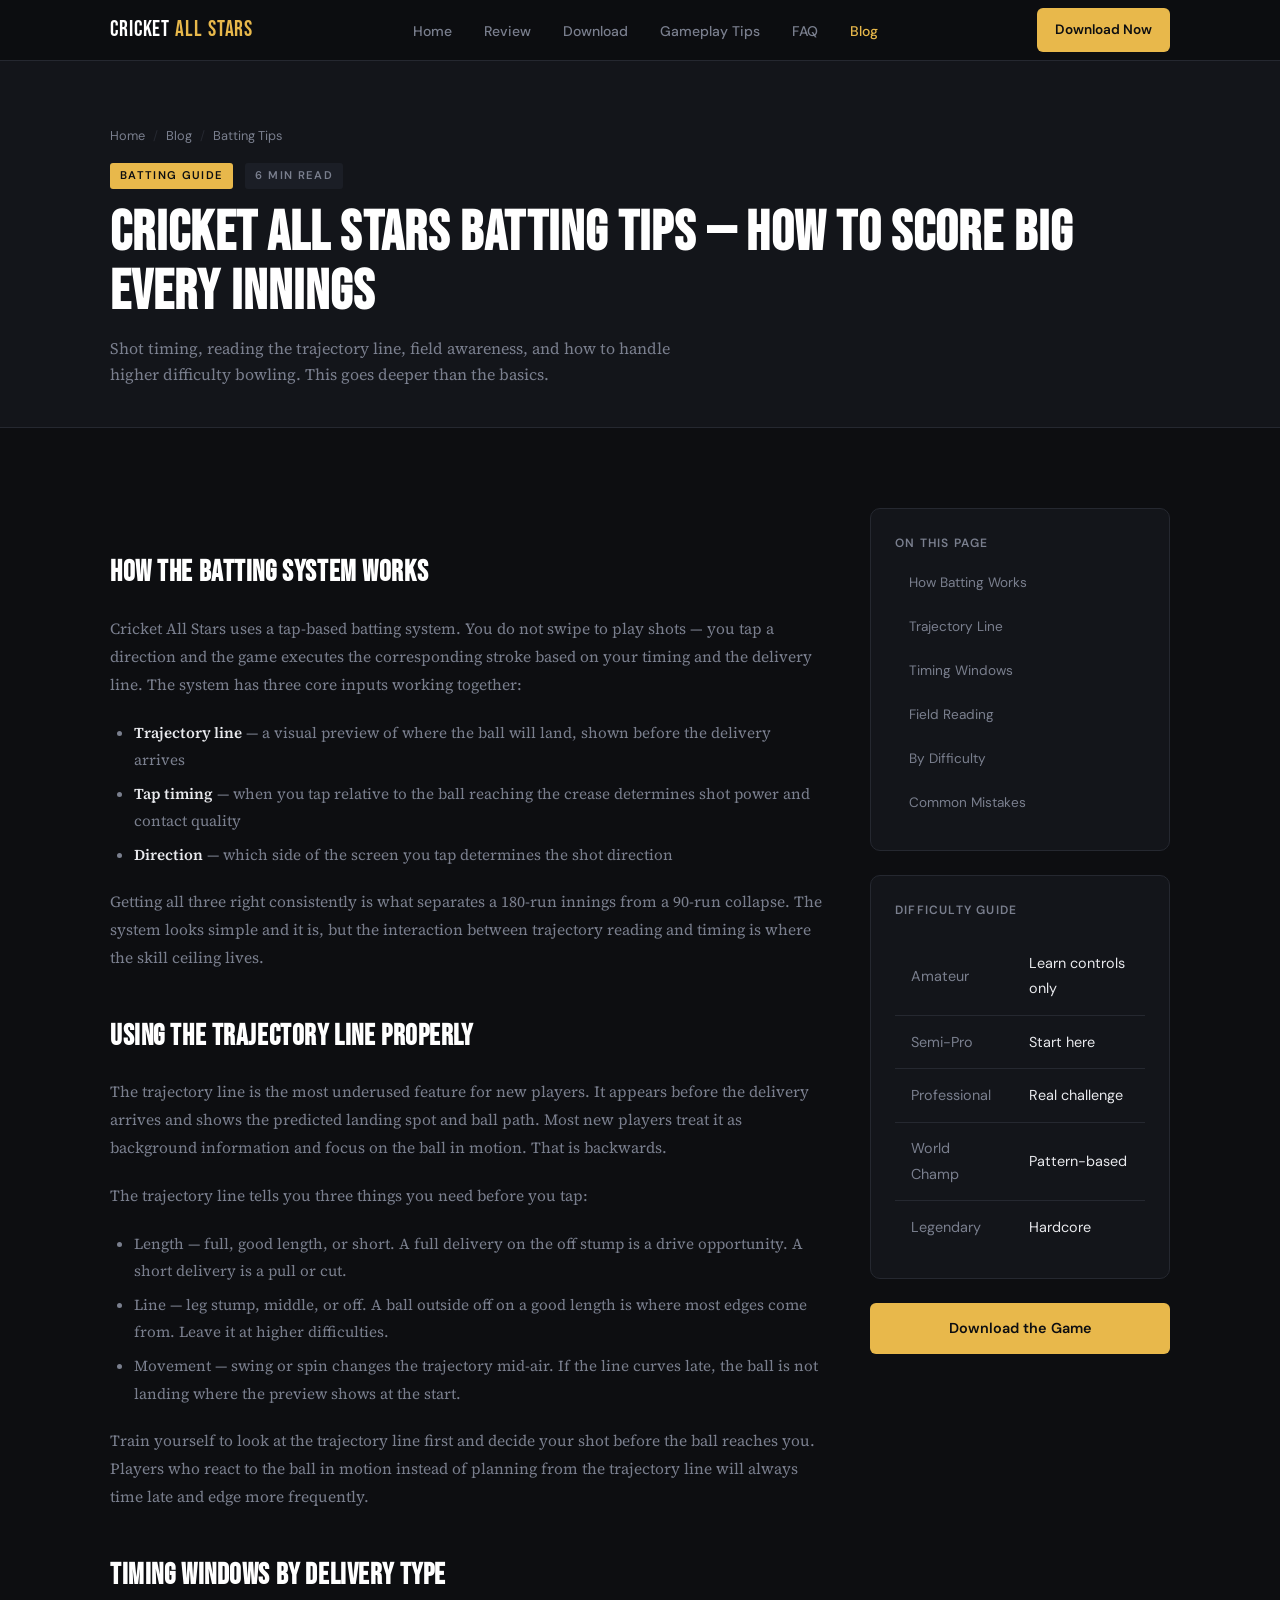
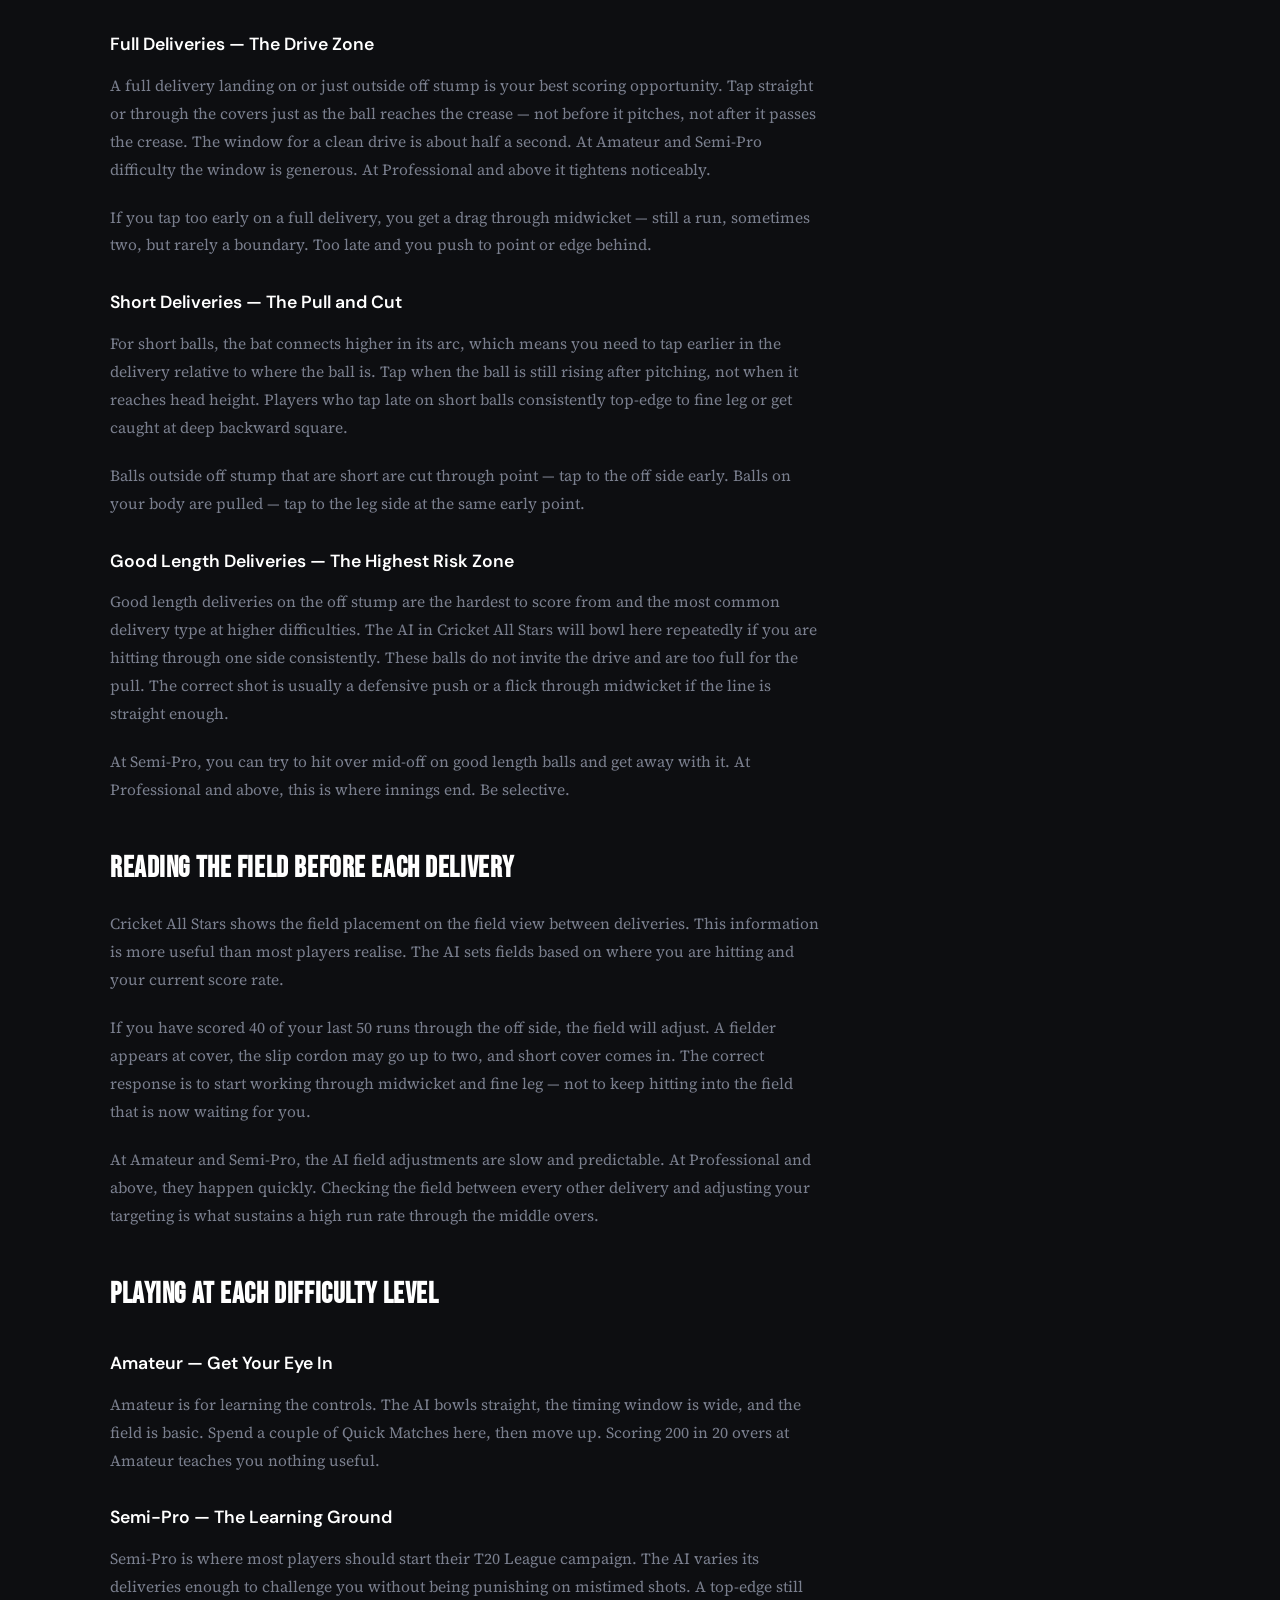
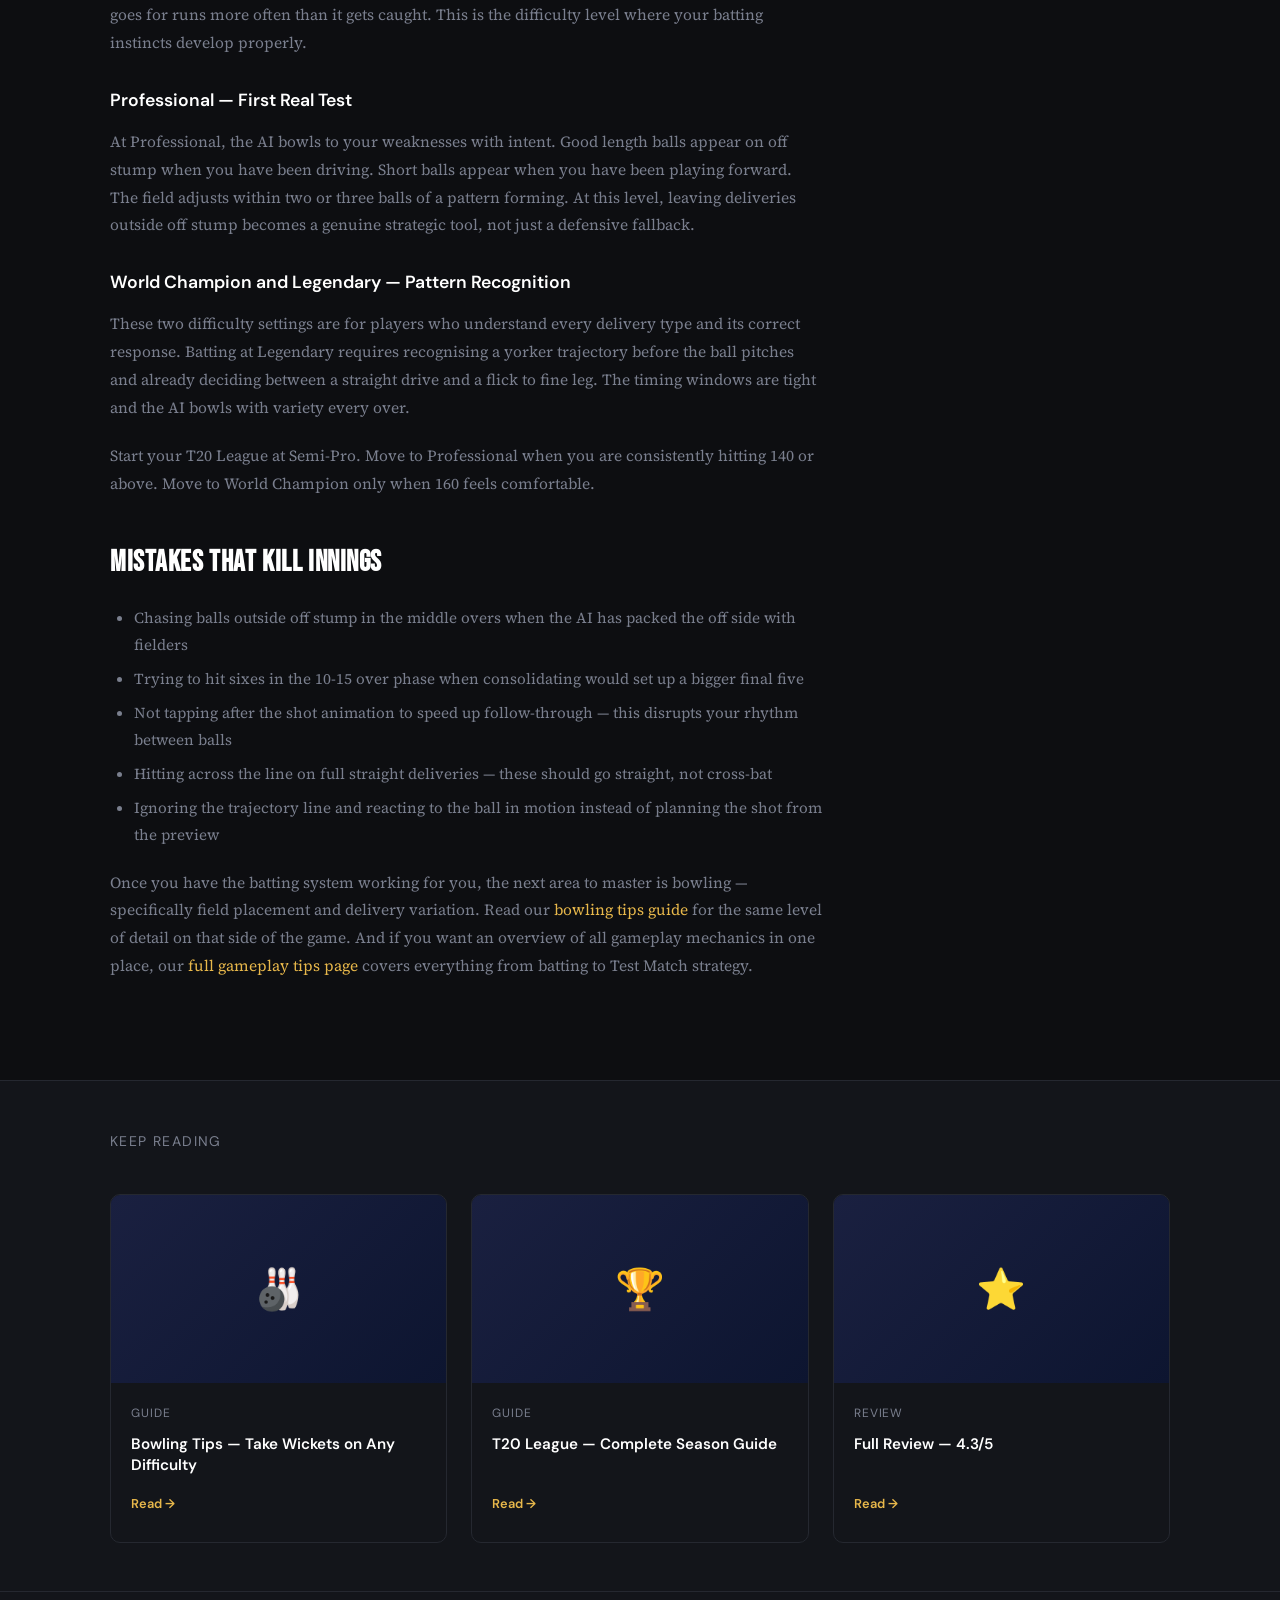
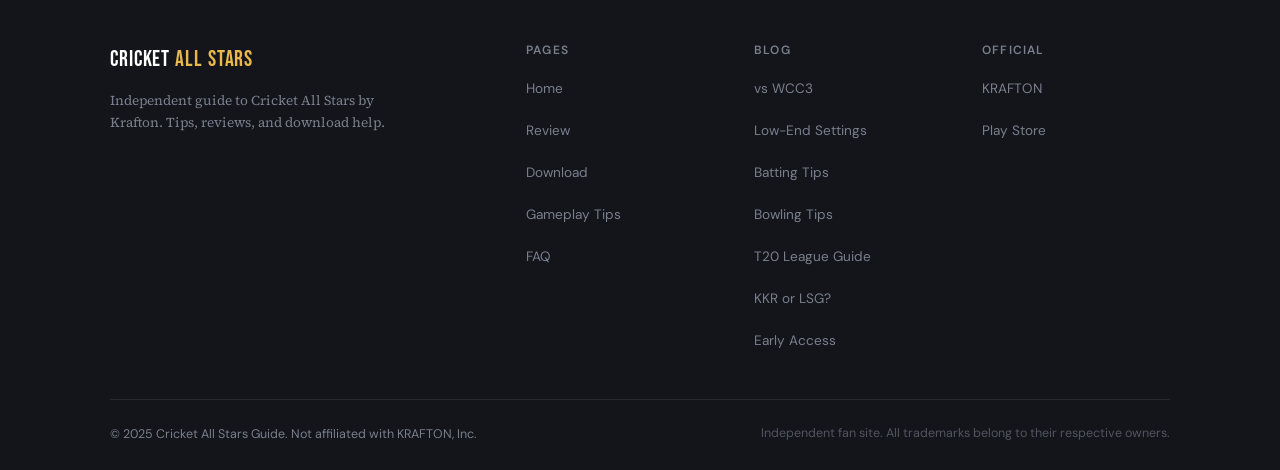
<file: blog/cricket-all-stars-batting-tips.html>
<!DOCTYPE html>
<html lang="en">
<head>
  <meta charset="UTF-8">
  <meta name="viewport" content="width=device-width, initial-scale=1.0, viewport-fit=cover">
  <title>Cricket All Stars Batting Tips — How to Score Big Every Innings</title>
  <meta name="description" content="A deep dive into Cricket All Stars batting: shot timing zones, reading the trajectory line, delivery-specific shot selection, and how to handle higher difficulty AI.">
  <link rel="canonical" href="https://nazzal5448.github.io/cricket-all-stars-game/blog/cricket-all-stars-batting-tips.html">
  <meta property="og:title" content="Cricket All Stars Batting Tips — Score Big Every Innings">
  <meta property="og:description" content="Shot timing, field reading, trajectory line use, and difficulty-specific advice for batting in Cricket All Stars.">
  <meta property="og:type" content="article">
  <link rel="stylesheet" href="../assets/css/style.css">
  <script type="application/ld+json">
  {
    "@context": "https://schema.org",
    "@type": "Article",
    "headline": "Cricket All Stars Batting Tips — How to Score Big Every Innings",
    "description": "Deep dive into batting mechanics in Cricket All Stars: timing windows, shot selection, trajectory reading, and difficulty-specific advice.",
    "author": { "@type": "Person", "name": "Cricket All Stars Guide" },
    "publisher": { "@type": "Organization", "name": "Cricket All Stars Guide" },
    "datePublished": "2025-05-20",
    "dateModified": "2025-05-20"
  }
  </script>
  <!-- Google tag (gtag.js) -->
  <script async src="https://www.googletagmanager.com/gtag/js?id=G-2MDLQGP7DT"></script>
  <script>
    window.dataLayer = window.dataLayer || [];
    function gtag(){dataLayer.push(arguments);}
    gtag('js', new Date());

    gtag('config', 'G-2MDLQGP7DT');
  </script>
</head>
<body>

<nav class="site-nav">
  <div class="nav-inner">
    <a href="../index.html" class="nav-logo">Cricket <span>All Stars</span></a>
    <ul class="nav-links">
      <li><a href="../index.html">Home</a></li>
      <li><a href="../review.html">Review</a></li>
      <li><a href="../download.html">Download</a></li>
      <li><a href="../gameplay.html">Gameplay Tips</a></li>
      <li><a href="../faq.html">FAQ</a></li>
      <li><a href="../blog.html" class="active">Blog</a></li>
    </ul>
    <a href="../download.html" class="btn btn-primary nav-cta">Download Now</a>
    <button class="nav-toggle" aria-label="Toggle navigation"><span></span><span></span><span></span></button>
  </div>
</nav>

<div class="page-hero">
  <div class="container">
    <nav class="breadcrumb"><a href="../index.html">Home</a><span>/</span><a href="../blog.html">Blog</a><span>/</span>Batting Tips</nav>
    <div style="display:flex; gap:0.75rem; margin-bottom:1rem; flex-wrap:wrap;">
      <span class="tag">Batting Guide</span>
      <span class="tag muted">6 min read</span>
    </div>
    <h1>Cricket All Stars Batting Tips — How to Score Big Every Innings</h1>
    <p>Shot timing, reading the trajectory line, field awareness, and how to handle higher difficulty bowling. This goes deeper than the basics.</p>
  </div>
</div>

<section class="section">
  <div class="container">
    <div class="article-layout">

      <div class="article-body">

        <h2 id="how-batting-works">How the Batting System Works</h2>
        <p>Cricket All Stars uses a tap-based batting system. You do not swipe to play shots — you tap a direction and the game executes the corresponding stroke based on your timing and the delivery line. The system has three core inputs working together:</p>
        <ul>
          <li><strong>Trajectory line</strong> — a visual preview of where the ball will land, shown before the delivery arrives</li>
          <li><strong>Tap timing</strong> — when you tap relative to the ball reaching the crease determines shot power and contact quality</li>
          <li><strong>Direction</strong> — which side of the screen you tap determines the shot direction</li>
        </ul>
        <p>Getting all three right consistently is what separates a 180-run innings from a 90-run collapse. The system looks simple and it is, but the interaction between trajectory reading and timing is where the skill ceiling lives.</p>

        <h2 id="trajectory-line">Using the Trajectory Line Properly</h2>
        <p>The trajectory line is the most underused feature for new players. It appears before the delivery arrives and shows the predicted landing spot and ball path. Most new players treat it as background information and focus on the ball in motion. That is backwards.</p>
        <p>The trajectory line tells you three things you need before you tap:</p>
        <ul>
          <li>Length — full, good length, or short. A full delivery on the off stump is a drive opportunity. A short delivery is a pull or cut.</li>
          <li>Line — leg stump, middle, or off. A ball outside off on a good length is where most edges come from. Leave it at higher difficulties.</li>
          <li>Movement — swing or spin changes the trajectory mid-air. If the line curves late, the ball is not landing where the preview shows at the start.</li>
        </ul>
        <p>Train yourself to look at the trajectory line first and decide your shot before the ball reaches you. Players who react to the ball in motion instead of planning from the trajectory line will always time late and edge more frequently.</p>

        <h2 id="timing-windows">Timing Windows by Delivery Type</h2>

        <h3>Full Deliveries — The Drive Zone</h3>
        <p>A full delivery landing on or just outside off stump is your best scoring opportunity. Tap straight or through the covers just as the ball reaches the crease — not before it pitches, not after it passes the crease. The window for a clean drive is about half a second. At Amateur and Semi-Pro difficulty the window is generous. At Professional and above it tightens noticeably.</p>
        <p>If you tap too early on a full delivery, you get a drag through midwicket — still a run, sometimes two, but rarely a boundary. Too late and you push to point or edge behind.</p>

        <h3>Short Deliveries — The Pull and Cut</h3>
        <p>For short balls, the bat connects higher in its arc, which means you need to tap earlier in the delivery relative to where the ball is. Tap when the ball is still rising after pitching, not when it reaches head height. Players who tap late on short balls consistently top-edge to fine leg or get caught at deep backward square.</p>
        <p>Balls outside off stump that are short are cut through point — tap to the off side early. Balls on your body are pulled — tap to the leg side at the same early point.</p>

        <h3>Good Length Deliveries — The Highest Risk Zone</h3>
        <p>Good length deliveries on the off stump are the hardest to score from and the most common delivery type at higher difficulties. The AI in Cricket All Stars will bowl here repeatedly if you are hitting through one side consistently. These balls do not invite the drive and are too full for the pull. The correct shot is usually a defensive push or a flick through midwicket if the line is straight enough.</p>
        <p>At Semi-Pro, you can try to hit over mid-off on good length balls and get away with it. At Professional and above, this is where innings end. Be selective.</p>

        <h2 id="field-reading">Reading the Field Before Each Delivery</h2>
        <p>Cricket All Stars shows the field placement on the field view between deliveries. This information is more useful than most players realise. The AI sets fields based on where you are hitting and your current score rate.</p>
        <p>If you have scored 40 of your last 50 runs through the off side, the field will adjust. A fielder appears at cover, the slip cordon may go up to two, and short cover comes in. The correct response is to start working through midwicket and fine leg — not to keep hitting into the field that is now waiting for you.</p>
        <p>At Amateur and Semi-Pro, the AI field adjustments are slow and predictable. At Professional and above, they happen quickly. Checking the field between every other delivery and adjusting your targeting is what sustains a high run rate through the middle overs.</p>

        <h2 id="difficulty-specific">Playing at Each Difficulty Level</h2>

        <h3>Amateur — Get Your Eye In</h3>
        <p>Amateur is for learning the controls. The AI bowls straight, the timing window is wide, and the field is basic. Spend a couple of Quick Matches here, then move up. Scoring 200 in 20 overs at Amateur teaches you nothing useful.</p>

        <h3>Semi-Pro — The Learning Ground</h3>
        <p>Semi-Pro is where most players should start their T20 League campaign. The AI varies its deliveries enough to challenge you without being punishing on mistimed shots. A top-edge still goes for runs more often than it gets caught. This is the difficulty level where your batting instincts develop properly.</p>

        <h3>Professional — First Real Test</h3>
        <p>At Professional, the AI bowls to your weaknesses with intent. Good length balls appear on off stump when you have been driving. Short balls appear when you have been playing forward. The field adjusts within two or three balls of a pattern forming. At this level, leaving deliveries outside off stump becomes a genuine strategic tool, not just a defensive fallback.</p>

        <h3>World Champion and Legendary — Pattern Recognition</h3>
        <p>These two difficulty settings are for players who understand every delivery type and its correct response. Batting at Legendary requires recognising a yorker trajectory before the ball pitches and already deciding between a straight drive and a flick to fine leg. The timing windows are tight and the AI bowls with variety every over.</p>
        <p>Start your T20 League at Semi-Pro. Move to Professional when you are consistently hitting 140 or above. Move to World Champion only when 160 feels comfortable.</p>

        <h2 id="common-batting-mistakes">Mistakes That Kill Innings</h2>
        <ul>
          <li>Chasing balls outside off stump in the middle overs when the AI has packed the off side with fielders</li>
          <li>Trying to hit sixes in the 10-15 over phase when consolidating would set up a bigger final five</li>
          <li>Not tapping after the shot animation to speed up follow-through — this disrupts your rhythm between balls</li>
          <li>Hitting across the line on full straight deliveries — these should go straight, not cross-bat</li>
          <li>Ignoring the trajectory line and reacting to the ball in motion instead of planning the shot from the preview</li>
        </ul>
        <p>Once you have the batting system working for you, the next area to master is bowling — specifically field placement and delivery variation. Read our <a href="cricket-all-stars-bowling-tips.html">bowling tips guide</a> for the same level of detail on that side of the game. And if you want an overview of all gameplay mechanics in one place, our <a href="../gameplay.html">full gameplay tips page</a> covers everything from batting to Test Match strategy.</p>

      </div>

      <aside class="article-sidebar">
        <div class="sidebar-box">
          <h4>On This Page</h4>
          <ul class="toc-list">
            <li><a href="#how-batting-works">How Batting Works</a></li>
            <li><a href="#trajectory-line">Trajectory Line</a></li>
            <li><a href="#timing-windows">Timing Windows</a></li>
            <li><a href="#field-reading">Field Reading</a></li>
            <li><a href="#difficulty-specific">By Difficulty</a></li>
            <li><a href="#common-batting-mistakes">Common Mistakes</a></li>
          </ul>
        </div>
        <div class="sidebar-box">
          <h4>Difficulty Guide</h4>
          <table class="req-table" style="margin-top:0;">
            <tr><td>Amateur</td><td>Learn controls only</td></tr>
            <tr><td>Semi-Pro</td><td>Start here</td></tr>
            <tr><td>Professional</td><td>Real challenge</td></tr>
            <tr><td>World Champ</td><td>Pattern-based</td></tr>
            <tr><td>Legendary</td><td>Hardcore</td></tr>
          </table>
        </div>
        <a href="../download.html" class="btn btn-primary" style="width:100%; justify-content:center; display:flex;">Download the Game</a>
      </aside>

    </div>
  </div>
</section>

<section class="section-sm" style="background:var(--bg2); border-top: 1px solid var(--border);">
  <div class="container">
    <p class="section-sub">Keep Reading</p>
    <div class="blog-grid">
      <div class="blog-card">
        <div class="blog-thumb">🎳</div>
        <div class="blog-body">
          <div class="blog-meta">Guide</div>
          <h3>Bowling Tips — Take Wickets on Any Difficulty</h3>
          <a href="cricket-all-stars-bowling-tips.html" class="blog-link">Read →</a>
        </div>
      </div>
      <div class="blog-card">
        <div class="blog-thumb">🏆</div>
        <div class="blog-body">
          <div class="blog-meta">Guide</div>
          <h3>T20 League — Complete Season Guide</h3>
          <a href="cricket-all-stars-t20-league-guide.html" class="blog-link">Read →</a>
        </div>
      </div>
      <div class="blog-card">
        <div class="blog-thumb">⭐</div>
        <div class="blog-body">
          <div class="blog-meta">Review</div>
          <h3>Full Review — 4.3/5</h3>
          <a href="../review.html" class="blog-link">Read →</a>
        </div>
      </div>
    </div>
  </div>
</section>

<footer class="site-footer">
  <div class="container">
    <div class="footer-grid">
      <div class="footer-brand">
        <a href="../index.html" class="nav-logo">Cricket <span>All Stars</span></a>
        <p>Independent guide to Cricket All Stars by Krafton. Tips, reviews, and download help.</p>
      </div>
      <div class="footer-col"><h4>Pages</h4><ul>
        <li><a href="../index.html">Home</a></li>
        <li><a href="../review.html">Review</a></li>
        <li><a href="../download.html">Download</a></li>
        <li><a href="../gameplay.html">Gameplay Tips</a></li>
        <li><a href="../faq.html">FAQ</a></li>
      </ul></div>
      <div class="footer-col"><h4>Blog</h4><ul>
        <li><a href="cricket-all-stars-vs-wcc3.html">vs WCC3</a></li>
        <li><a href="cricket-all-stars-settings-low-end-android.html">Low-End Settings</a></li>
        <li><a href="cricket-all-stars-batting-tips.html">Batting Tips</a></li>
        <li><a href="cricket-all-stars-bowling-tips.html">Bowling Tips</a></li>
        <li><a href="cricket-all-stars-t20-league-guide.html">T20 League Guide</a></li>
        <li><a href="cricket-all-stars-kkr-or-lsg.html">KKR or LSG?</a></li>
        <li><a href="cricket-all-stars-early-access-what-to-expect.html">Early Access</a></li>
      </ul></div>
      <div class="footer-col"><h4>Official</h4><ul>
        <li><a href="https://krafton.com" target="_blank" rel="noopener">KRAFTON</a></li>
        <li><a href="https://play.google.com/store/apps/details?id=com.krafton.cricketallstars" target="_blank" rel="noopener noreferrer">Play Store</a></li>
      </ul></div>
    </div>
    <div class="footer-bottom">
      <p>© 2025 Cricket All Stars Guide. Not affiliated with KRAFTON, Inc.</p>
      <p class="footer-disclaimer">Independent fan site. All trademarks belong to their respective owners.</p>
    </div>
  </div>
</footer>
<script src="../assets/js/main.js"></script>
</body>
</html>
</file>
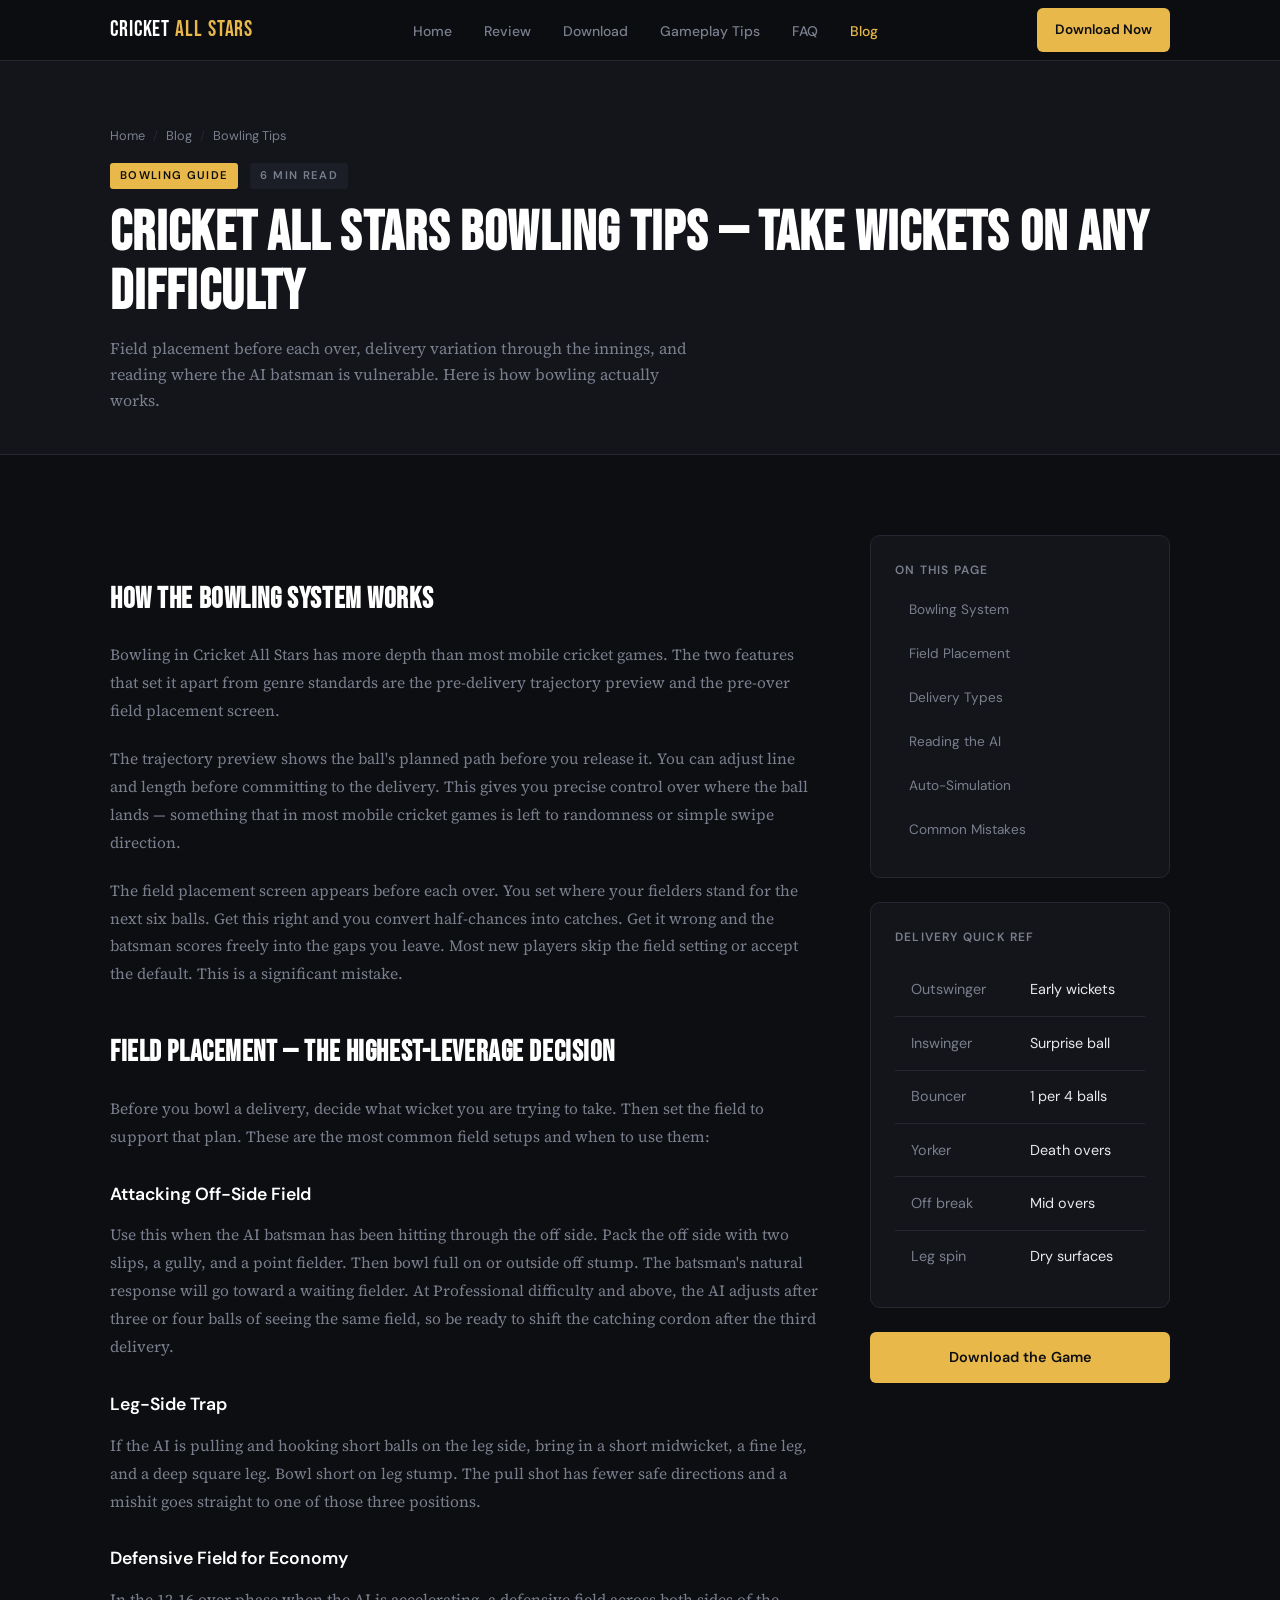
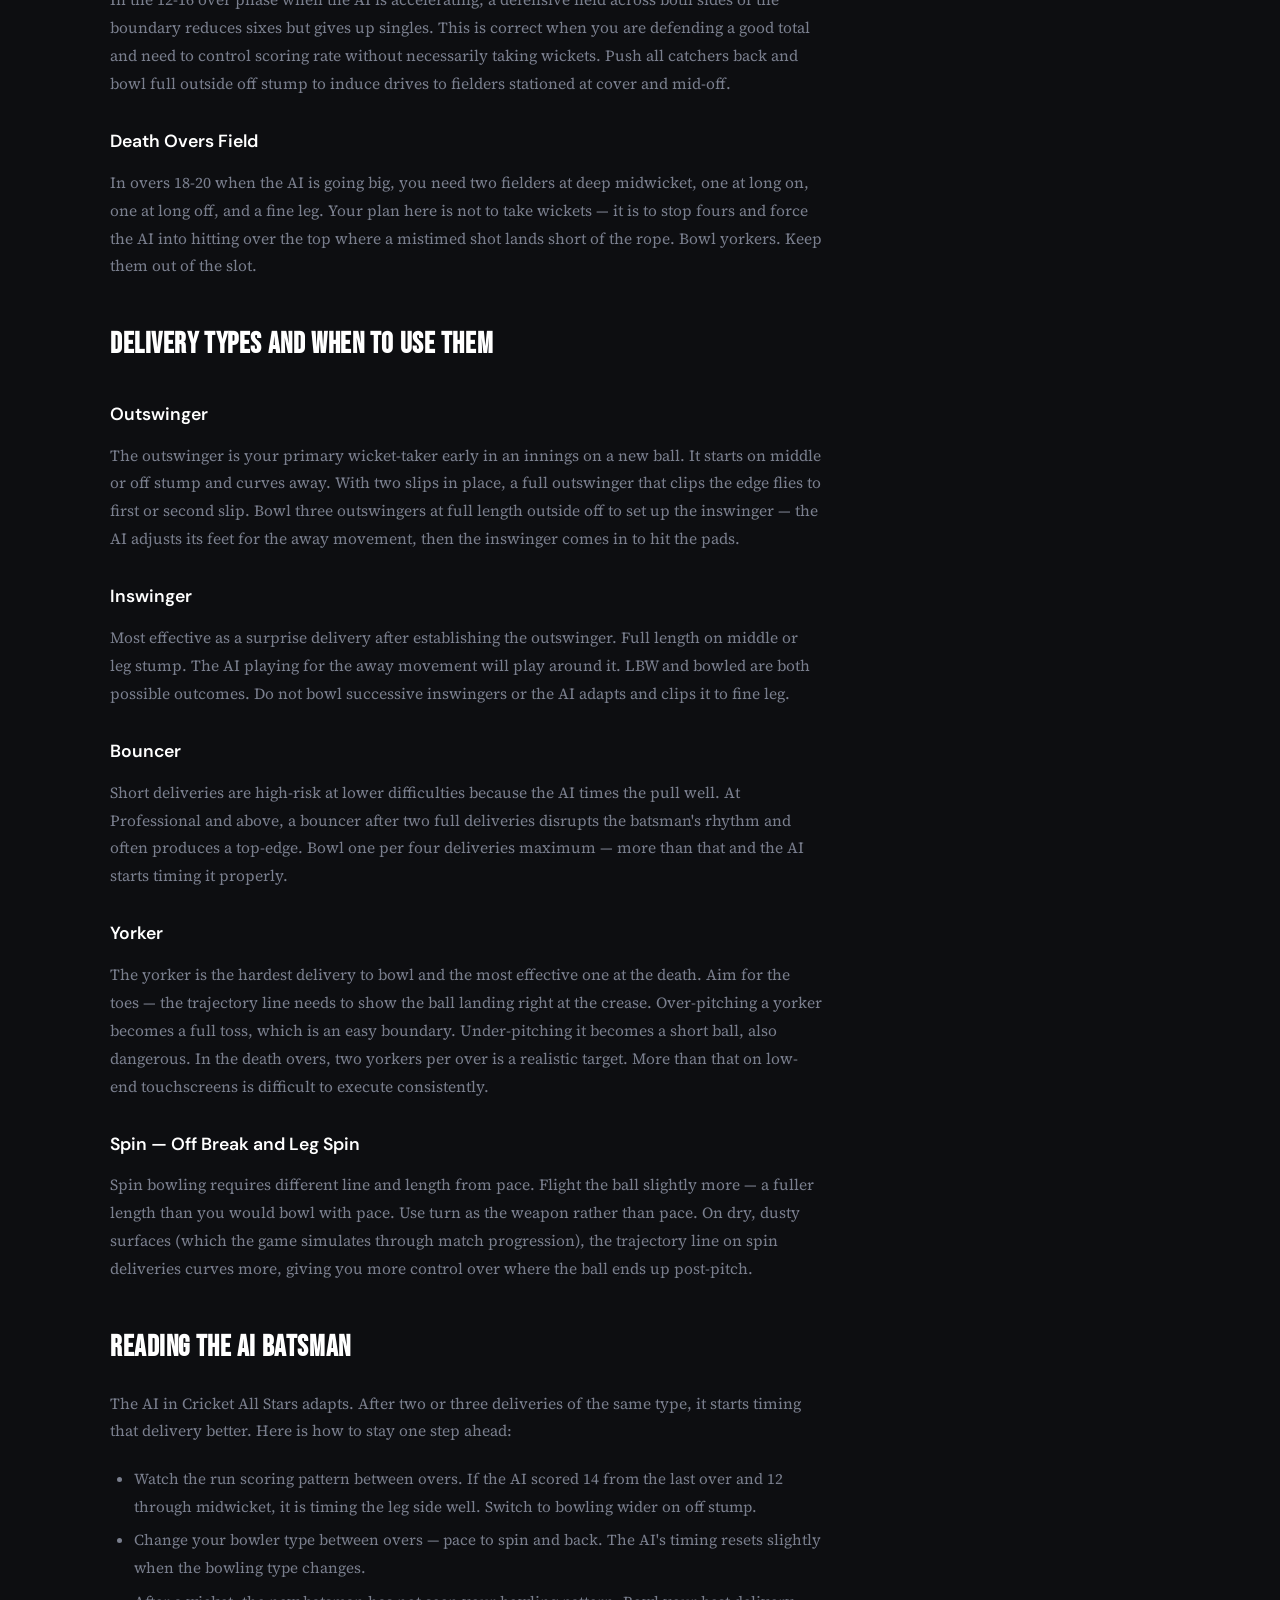
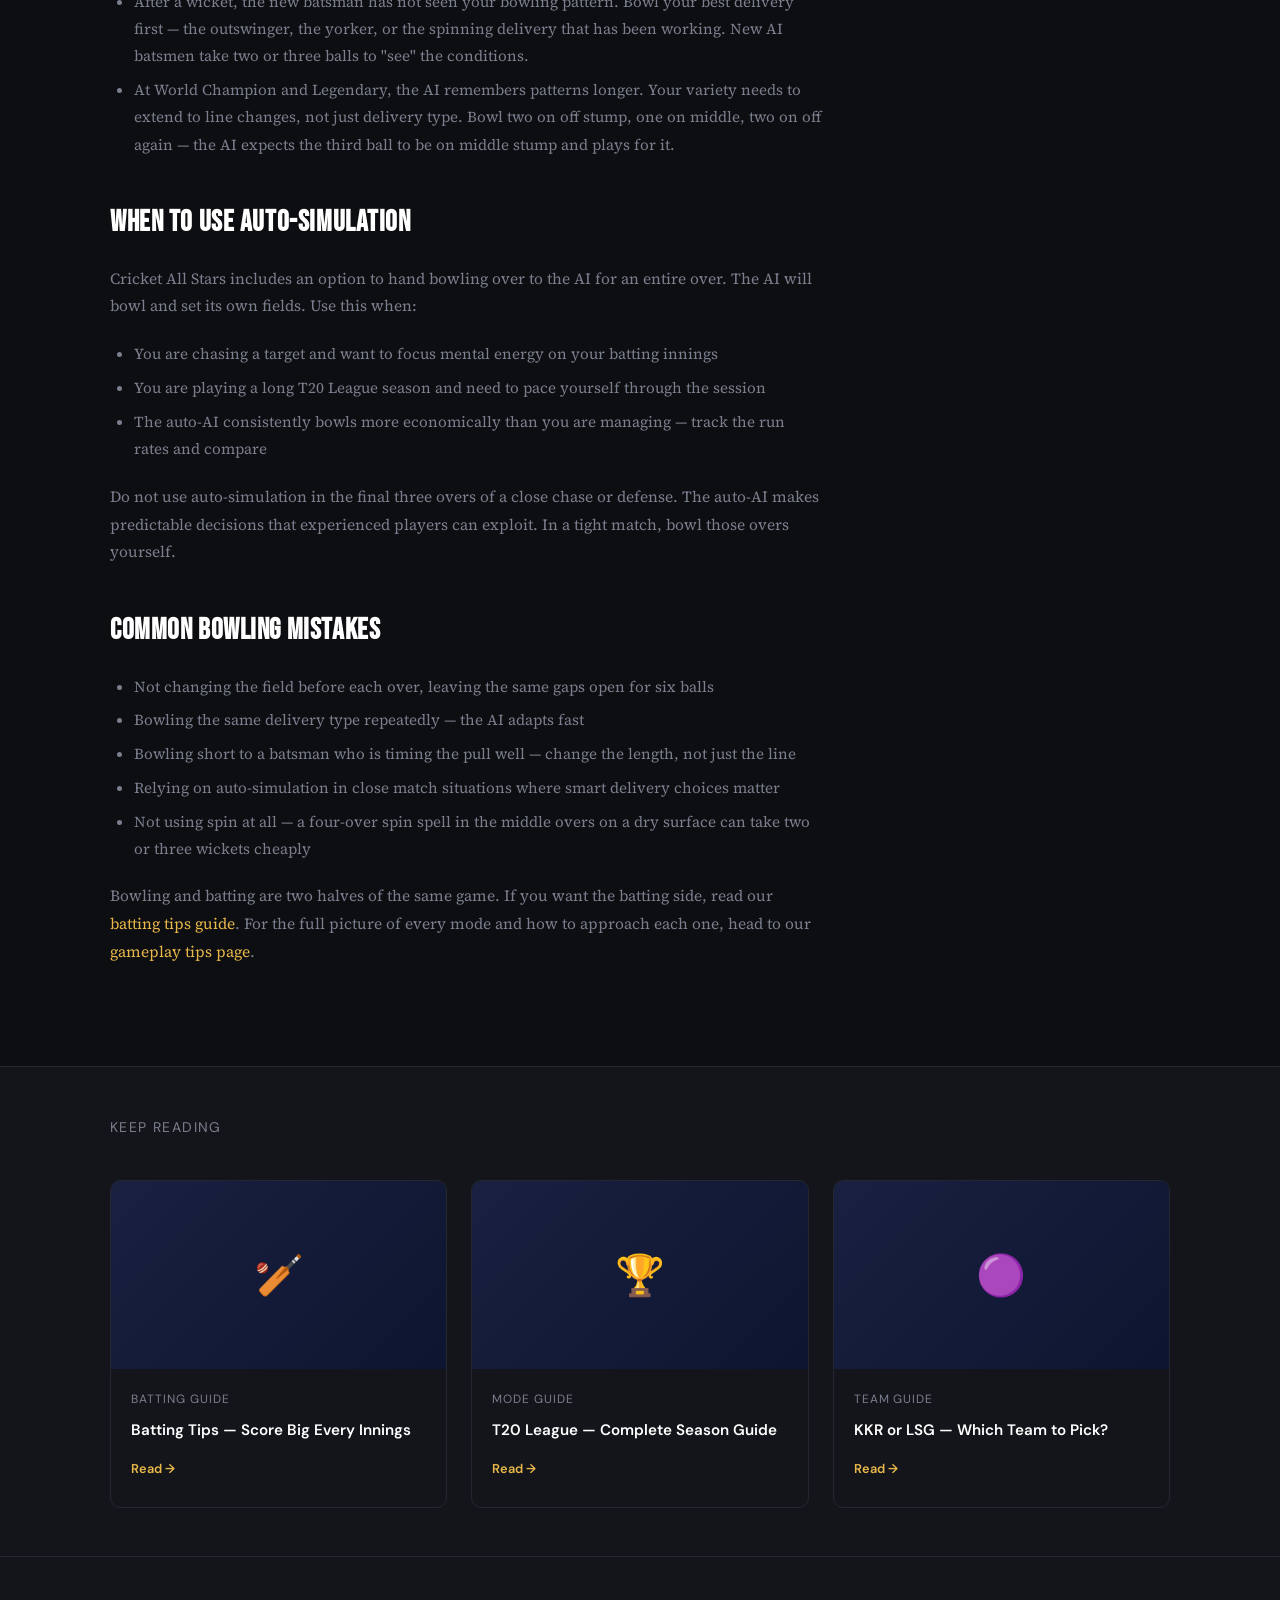
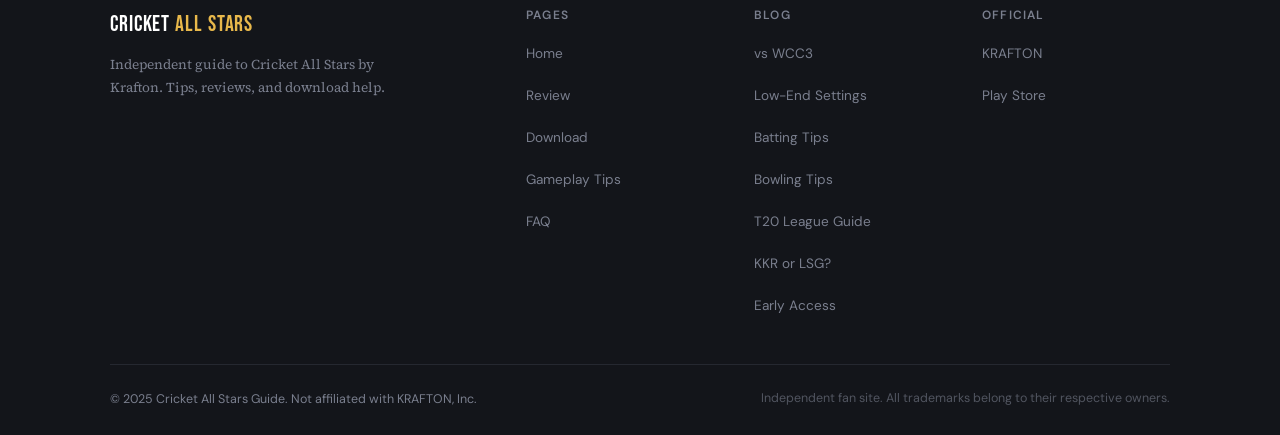
<file: blog/cricket-all-stars-bowling-tips.html>
<!DOCTYPE html>
<html lang="en">
<head>
  <meta charset="UTF-8">
  <meta name="viewport" content="width=device-width, initial-scale=1.0, viewport-fit=cover">
  <title>Cricket All Stars Bowling Tips — Take Wickets on Any Difficulty</title>
  <meta name="description" content="How to bowl effectively in Cricket All Stars: field placement tactics, delivery variation, reading the batsman, executing the yorker, and when to use auto-simulation.">
  <link rel="canonical" href="https://nazzal5448.github.io/cricket-all-stars-game/blog/cricket-all-stars-bowling-tips.html">
  <meta property="og:title" content="Cricket All Stars Bowling Tips — Take Wickets on Any Difficulty">
  <meta property="og:description" content="Field placement, delivery variation, yorker execution, and AI reading strategies for bowling in Cricket All Stars.">
  <meta property="og:type" content="article">
  <link rel="stylesheet" href="../assets/css/style.css">
  <script type="application/ld+json">
  {
    "@context": "https://schema.org",
    "@type": "Article",
    "headline": "Cricket All Stars Bowling Tips — Take Wickets on Any Difficulty",
    "description": "Detailed bowling guide for Cricket All Stars covering field placement, delivery types, line and length strategy, and reading the AI batsman.",
    "author": { "@type": "Person", "name": "Cricket All Stars Guide" },
    "publisher": { "@type": "Organization", "name": "Cricket All Stars Guide" },
    "datePublished": "2025-05-20",
    "dateModified": "2025-05-20"
  }
  </script>
  <!-- Google tag (gtag.js) -->
  <script async src="https://www.googletagmanager.com/gtag/js?id=G-2MDLQGP7DT"></script>
  <script>
    window.dataLayer = window.dataLayer || [];
    function gtag(){dataLayer.push(arguments);}
    gtag('js', new Date());

    gtag('config', 'G-2MDLQGP7DT');
  </script>
</head>
<body>

<nav class="site-nav">
  <div class="nav-inner">
    <a href="../index.html" class="nav-logo">Cricket <span>All Stars</span></a>
    <ul class="nav-links">
      <li><a href="../index.html">Home</a></li>
      <li><a href="../review.html">Review</a></li>
      <li><a href="../download.html">Download</a></li>
      <li><a href="../gameplay.html">Gameplay Tips</a></li>
      <li><a href="../faq.html">FAQ</a></li>
      <li><a href="../blog.html" class="active">Blog</a></li>
    </ul>
    <a href="../download.html" class="btn btn-primary nav-cta">Download Now</a>
    <button class="nav-toggle" aria-label="Toggle navigation"><span></span><span></span><span></span></button>
  </div>
</nav>

<div class="page-hero">
  <div class="container">
    <nav class="breadcrumb"><a href="../index.html">Home</a><span>/</span><a href="../blog.html">Blog</a><span>/</span>Bowling Tips</nav>
    <div style="display:flex; gap:0.75rem; margin-bottom:1rem; flex-wrap:wrap;">
      <span class="tag">Bowling Guide</span>
      <span class="tag muted">6 min read</span>
    </div>
    <h1>Cricket All Stars Bowling Tips — Take Wickets on Any Difficulty</h1>
    <p>Field placement before each over, delivery variation through the innings, and reading where the AI batsman is vulnerable. Here is how bowling actually works.</p>
  </div>
</div>

<section class="section">
  <div class="container">
    <div class="article-layout">

      <div class="article-body">

        <h2 id="bowling-system">How the Bowling System Works</h2>
        <p>Bowling in Cricket All Stars has more depth than most mobile cricket games. The two features that set it apart from genre standards are the pre-delivery trajectory preview and the pre-over field placement screen.</p>
        <p>The trajectory preview shows the ball's planned path before you release it. You can adjust line and length before committing to the delivery. This gives you precise control over where the ball lands — something that in most mobile cricket games is left to randomness or simple swipe direction.</p>
        <p>The field placement screen appears before each over. You set where your fielders stand for the next six balls. Get this right and you convert half-chances into catches. Get it wrong and the batsman scores freely into the gaps you leave. Most new players skip the field setting or accept the default. This is a significant mistake.</p>

        <h2 id="field-placement">Field Placement — The Highest-Leverage Decision</h2>
        <p>Before you bowl a delivery, decide what wicket you are trying to take. Then set the field to support that plan. These are the most common field setups and when to use them:</p>

        <h3>Attacking Off-Side Field</h3>
        <p>Use this when the AI batsman has been hitting through the off side. Pack the off side with two slips, a gully, and a point fielder. Then bowl full on or outside off stump. The batsman's natural response will go toward a waiting fielder. At Professional difficulty and above, the AI adjusts after three or four balls of seeing the same field, so be ready to shift the catching cordon after the third delivery.</p>

        <h3>Leg-Side Trap</h3>
        <p>If the AI is pulling and hooking short balls on the leg side, bring in a short midwicket, a fine leg, and a deep square leg. Bowl short on leg stump. The pull shot has fewer safe directions and a mishit goes straight to one of those three positions.</p>

        <h3>Defensive Field for Economy</h3>
        <p>In the 12-16 over phase when the AI is accelerating, a defensive field across both sides of the boundary reduces sixes but gives up singles. This is correct when you are defending a good total and need to control scoring rate without necessarily taking wickets. Push all catchers back and bowl full outside off stump to induce drives to fielders stationed at cover and mid-off.</p>

        <h3>Death Overs Field</h3>
        <p>In overs 18-20 when the AI is going big, you need two fielders at deep midwicket, one at long on, one at long off, and a fine leg. Your plan here is not to take wickets — it is to stop fours and force the AI into hitting over the top where a mistimed shot lands short of the rope. Bowl yorkers. Keep them out of the slot.</p>

        <h2 id="delivery-types">Delivery Types and When to Use Them</h2>

        <h3>Outswinger</h3>
        <p>The outswinger is your primary wicket-taker early in an innings on a new ball. It starts on middle or off stump and curves away. With two slips in place, a full outswinger that clips the edge flies to first or second slip. Bowl three outswingers at full length outside off to set up the inswinger — the AI adjusts its feet for the away movement, then the inswinger comes in to hit the pads.</p>

        <h3>Inswinger</h3>
        <p>Most effective as a surprise delivery after establishing the outswinger. Full length on middle or leg stump. The AI playing for the away movement will play around it. LBW and bowled are both possible outcomes. Do not bowl successive inswingers or the AI adapts and clips it to fine leg.</p>

        <h3>Bouncer</h3>
        <p>Short deliveries are high-risk at lower difficulties because the AI times the pull well. At Professional and above, a bouncer after two full deliveries disrupts the batsman's rhythm and often produces a top-edge. Bowl one per four deliveries maximum — more than that and the AI starts timing it properly.</p>

        <h3>Yorker</h3>
        <p>The yorker is the hardest delivery to bowl and the most effective one at the death. Aim for the toes — the trajectory line needs to show the ball landing right at the crease. Over-pitching a yorker becomes a full toss, which is an easy boundary. Under-pitching it becomes a short ball, also dangerous. In the death overs, two yorkers per over is a realistic target. More than that on low-end touchscreens is difficult to execute consistently.</p>

        <h3>Spin — Off Break and Leg Spin</h3>
        <p>Spin bowling requires different line and length from pace. Flight the ball slightly more — a fuller length than you would bowl with pace. Use turn as the weapon rather than pace. On dry, dusty surfaces (which the game simulates through match progression), the trajectory line on spin deliveries curves more, giving you more control over where the ball ends up post-pitch.</p>

        <h2 id="reading-ai">Reading the AI Batsman</h2>
        <p>The AI in Cricket All Stars adapts. After two or three deliveries of the same type, it starts timing that delivery better. Here is how to stay one step ahead:</p>
        <ul>
          <li>Watch the run scoring pattern between overs. If the AI scored 14 from the last over and 12 through midwicket, it is timing the leg side well. Switch to bowling wider on off stump.</li>
          <li>Change your bowler type between overs — pace to spin and back. The AI's timing resets slightly when the bowling type changes.</li>
          <li>After a wicket, the new batsman has not seen your bowling pattern. Bowl your best delivery first — the outswinger, the yorker, or the spinning delivery that has been working. New AI batsmen take two or three balls to "see" the conditions.</li>
          <li>At World Champion and Legendary, the AI remembers patterns longer. Your variety needs to extend to line changes, not just delivery type. Bowl two on off stump, one on middle, two on off again — the AI expects the third ball to be on middle stump and plays for it.</li>
        </ul>

        <h2 id="auto-simulation">When to Use Auto-Simulation</h2>
        <p>Cricket All Stars includes an option to hand bowling over to the AI for an entire over. The AI will bowl and set its own fields. Use this when:</p>
        <ul>
          <li>You are chasing a target and want to focus mental energy on your batting innings</li>
          <li>You are playing a long T20 League season and need to pace yourself through the session</li>
          <li>The auto-AI consistently bowls more economically than you are managing — track the run rates and compare</li>
        </ul>
        <p>Do not use auto-simulation in the final three overs of a close chase or defense. The auto-AI makes predictable decisions that experienced players can exploit. In a tight match, bowl those overs yourself.</p>

        <h2 id="bowling-mistakes">Common Bowling Mistakes</h2>
        <ul>
          <li>Not changing the field before each over, leaving the same gaps open for six balls</li>
          <li>Bowling the same delivery type repeatedly — the AI adapts fast</li>
          <li>Bowling short to a batsman who is timing the pull well — change the length, not just the line</li>
          <li>Relying on auto-simulation in close match situations where smart delivery choices matter</li>
          <li>Not using spin at all — a four-over spin spell in the middle overs on a dry surface can take two or three wickets cheaply</li>
        </ul>
        <p>Bowling and batting are two halves of the same game. If you want the batting side, read our <a href="cricket-all-stars-batting-tips.html">batting tips guide</a>. For the full picture of every mode and how to approach each one, head to our <a href="../gameplay.html">gameplay tips page</a>.</p>

      </div>

      <aside class="article-sidebar">
        <div class="sidebar-box">
          <h4>On This Page</h4>
          <ul class="toc-list">
            <li><a href="#bowling-system">Bowling System</a></li>
            <li><a href="#field-placement">Field Placement</a></li>
            <li><a href="#delivery-types">Delivery Types</a></li>
            <li><a href="#reading-ai">Reading the AI</a></li>
            <li><a href="#auto-simulation">Auto-Simulation</a></li>
            <li><a href="#bowling-mistakes">Common Mistakes</a></li>
          </ul>
        </div>
        <div class="sidebar-box">
          <h4>Delivery Quick Ref</h4>
          <table class="req-table" style="margin-top:0;">
            <tr><td>Outswinger</td><td>Early wickets</td></tr>
            <tr><td>Inswinger</td><td>Surprise ball</td></tr>
            <tr><td>Bouncer</td><td>1 per 4 balls</td></tr>
            <tr><td>Yorker</td><td>Death overs</td></tr>
            <tr><td>Off break</td><td>Mid overs</td></tr>
            <tr><td>Leg spin</td><td>Dry surfaces</td></tr>
          </table>
        </div>
        <a href="../download.html" class="btn btn-primary" style="width:100%; justify-content:center; display:flex;">Download the Game</a>
      </aside>

    </div>
  </div>
</section>

<section class="section-sm" style="background:var(--bg2); border-top: 1px solid var(--border);">
  <div class="container">
    <p class="section-sub">Keep Reading</p>
    <div class="blog-grid">
      <div class="blog-card">
        <div class="blog-thumb">🏏</div>
        <div class="blog-body">
          <div class="blog-meta">Batting Guide</div>
          <h3>Batting Tips — Score Big Every Innings</h3>
          <a href="cricket-all-stars-batting-tips.html" class="blog-link">Read →</a>
        </div>
      </div>
      <div class="blog-card">
        <div class="blog-thumb">🏆</div>
        <div class="blog-body">
          <div class="blog-meta">Mode Guide</div>
          <h3>T20 League — Complete Season Guide</h3>
          <a href="cricket-all-stars-t20-league-guide.html" class="blog-link">Read →</a>
        </div>
      </div>
      <div class="blog-card">
        <div class="blog-thumb">🟣</div>
        <div class="blog-body">
          <div class="blog-meta">Team Guide</div>
          <h3>KKR or LSG — Which Team to Pick?</h3>
          <a href="cricket-all-stars-kkr-or-lsg.html" class="blog-link">Read →</a>
        </div>
      </div>
    </div>
  </div>
</section>

<footer class="site-footer">
  <div class="container">
    <div class="footer-grid">
      <div class="footer-brand">
        <a href="../index.html" class="nav-logo">Cricket <span>All Stars</span></a>
        <p>Independent guide to Cricket All Stars by Krafton. Tips, reviews, and download help.</p>
      </div>
      <div class="footer-col"><h4>Pages</h4><ul>
        <li><a href="../index.html">Home</a></li>
        <li><a href="../review.html">Review</a></li>
        <li><a href="../download.html">Download</a></li>
        <li><a href="../gameplay.html">Gameplay Tips</a></li>
        <li><a href="../faq.html">FAQ</a></li>
      </ul></div>
      <div class="footer-col"><h4>Blog</h4><ul>
        <li><a href="cricket-all-stars-vs-wcc3.html">vs WCC3</a></li>
        <li><a href="cricket-all-stars-settings-low-end-android.html">Low-End Settings</a></li>
        <li><a href="cricket-all-stars-batting-tips.html">Batting Tips</a></li>
        <li><a href="cricket-all-stars-bowling-tips.html">Bowling Tips</a></li>
        <li><a href="cricket-all-stars-t20-league-guide.html">T20 League Guide</a></li>
        <li><a href="cricket-all-stars-kkr-or-lsg.html">KKR or LSG?</a></li>
        <li><a href="cricket-all-stars-early-access-what-to-expect.html">Early Access</a></li>
      </ul></div>
      <div class="footer-col"><h4>Official</h4><ul>
        <li><a href="https://krafton.com" target="_blank" rel="noopener">KRAFTON</a></li>
        <li><a href="https://play.google.com/store/apps/details?id=com.krafton.cricketallstars" target="_blank" rel="noopener noreferrer">Play Store</a></li>
      </ul></div>
    </div>
    <div class="footer-bottom">
      <p>© 2025 Cricket All Stars Guide. Not affiliated with KRAFTON, Inc.</p>
      <p class="footer-disclaimer">Independent fan site. All trademarks belong to their respective owners.</p>
    </div>
  </div>
</footer>
<script src="../assets/js/main.js"></script>
</body>
</html>
</file>
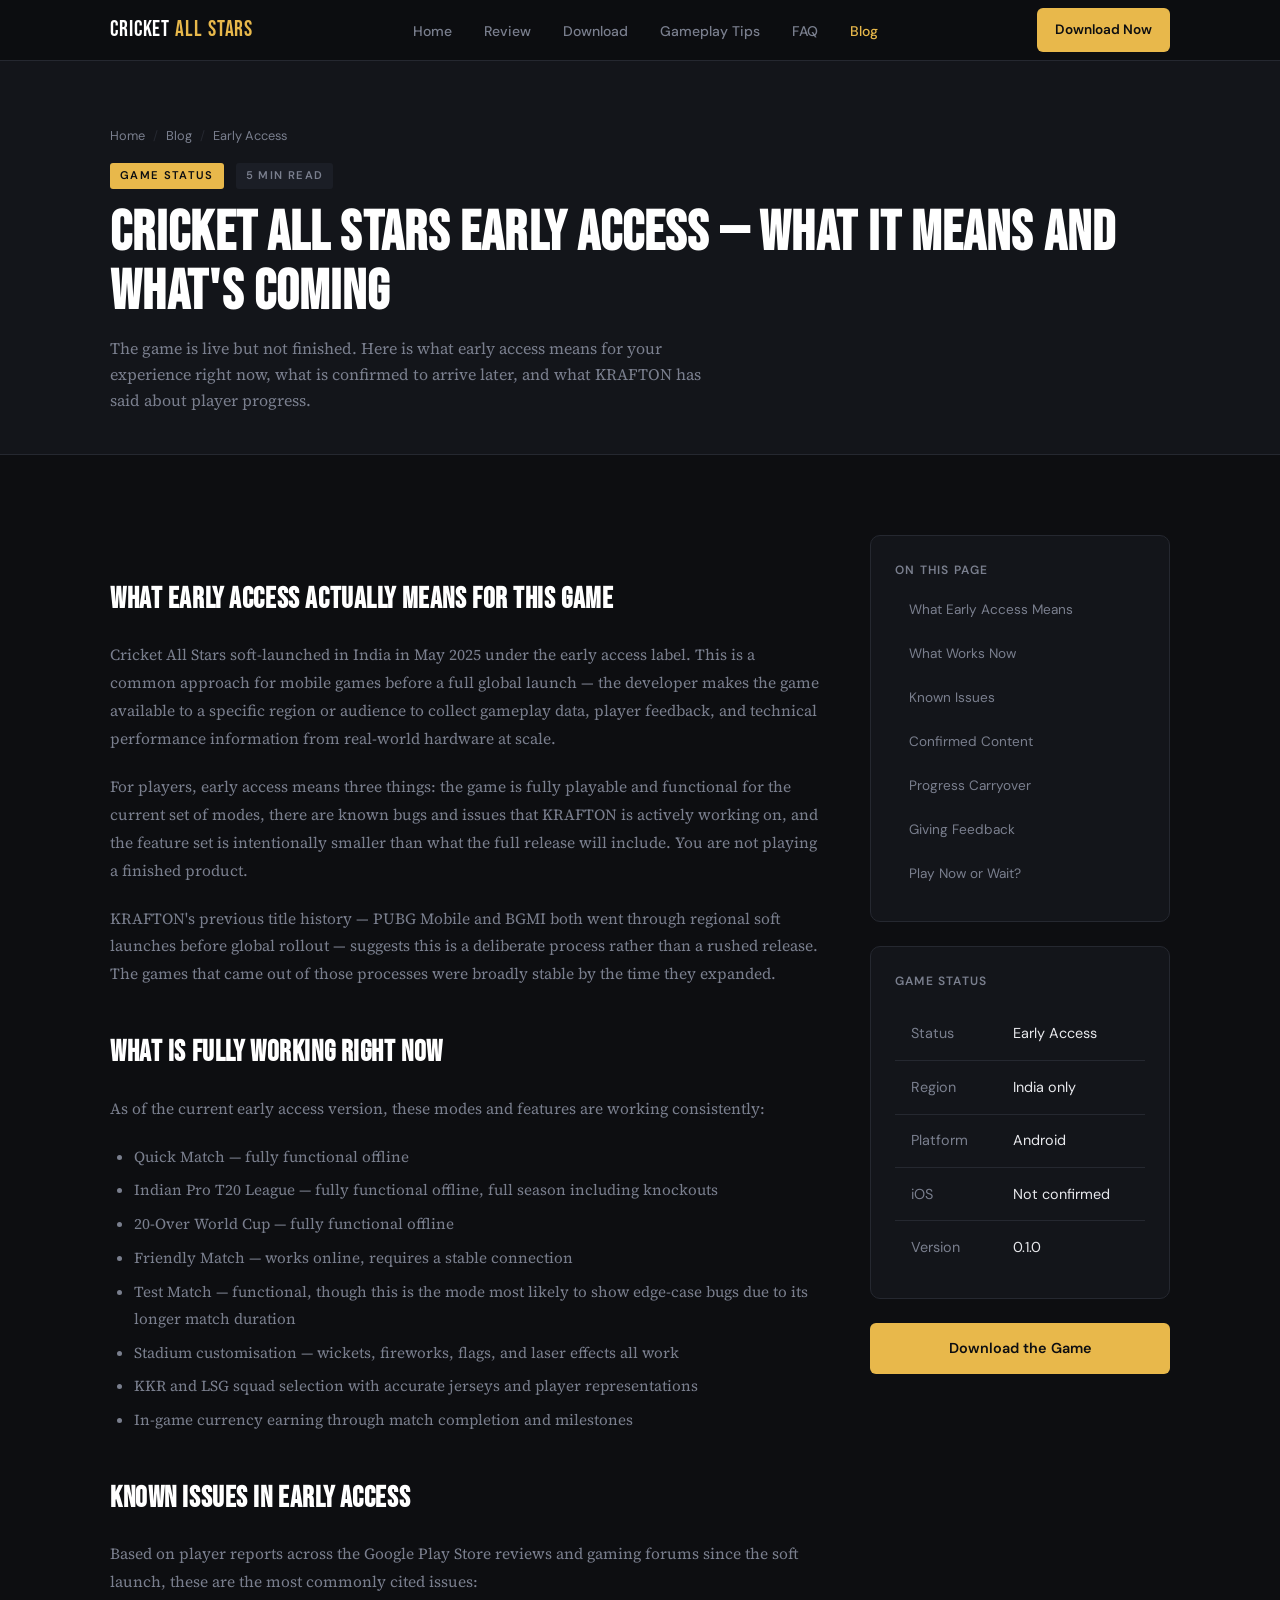
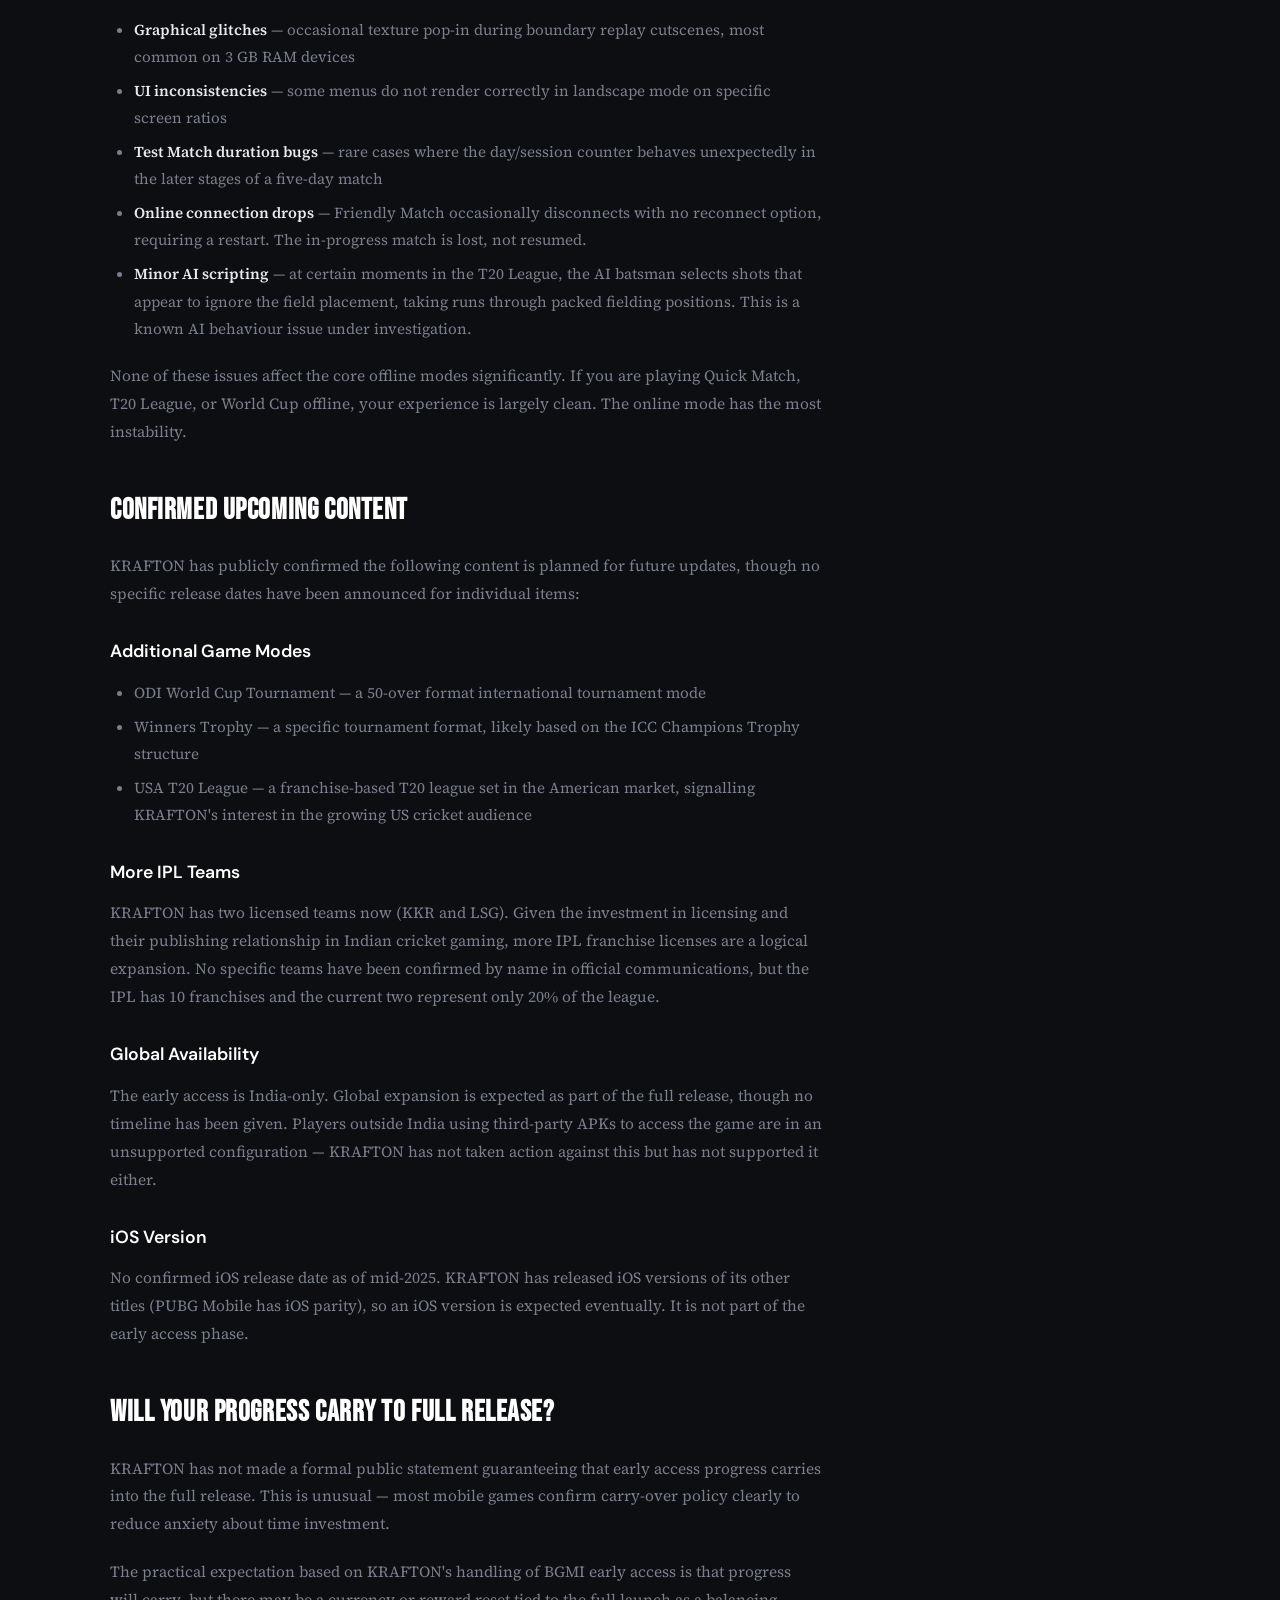
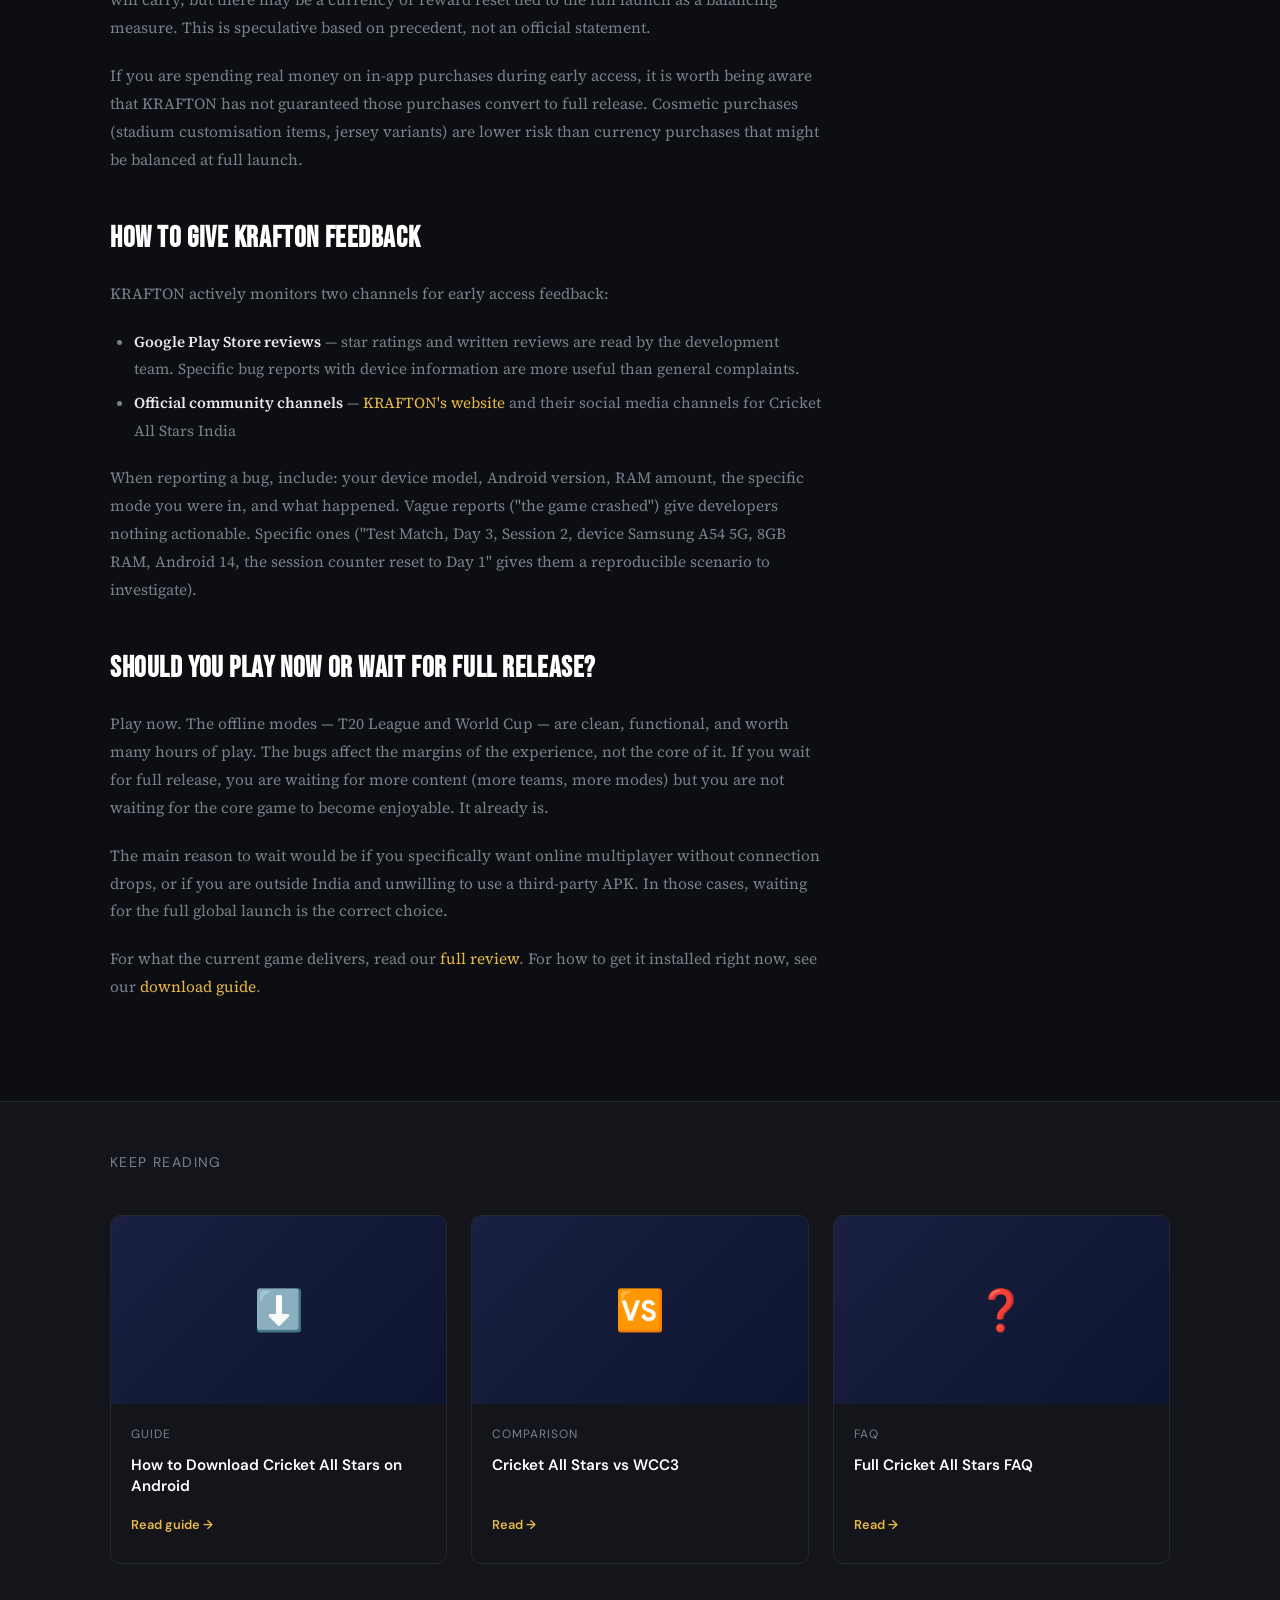
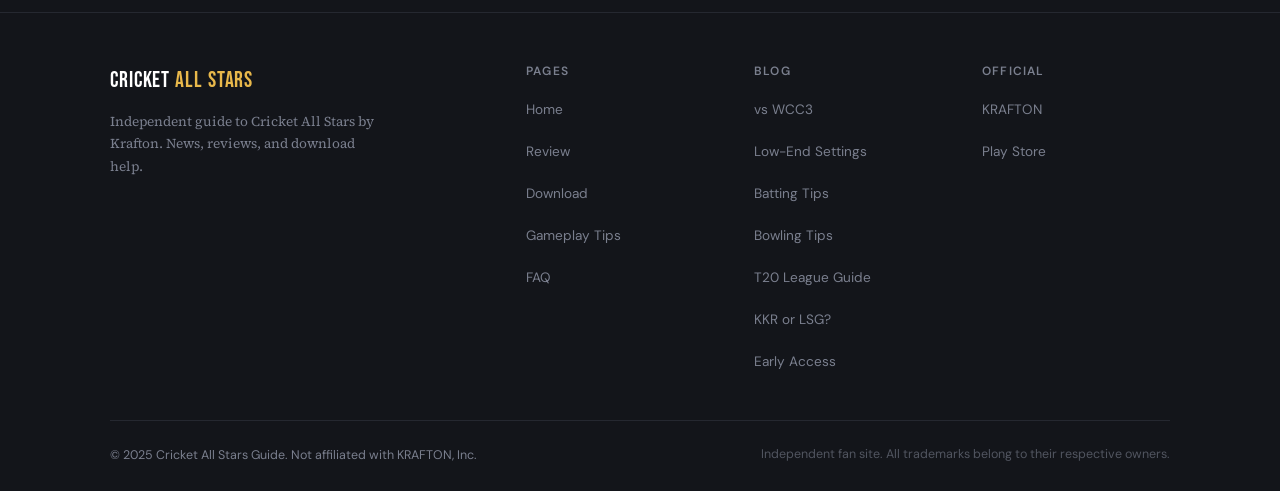
<file: blog/cricket-all-stars-early-access-what-to-expect.html>
<!DOCTYPE html>
<html lang="en">
<head>
  <meta charset="UTF-8">
  <meta name="viewport" content="width=device-width, initial-scale=1.0, viewport-fit=cover">
  <title>Cricket All Stars Early Access — What It Means and What's Coming</title>
  <meta name="description" content="What early access means for Cricket All Stars, what bugs to expect, the confirmed roadmap, whether progress carries to full release, and how to give KRAFTON feedback.">
  <link rel="canonical" href="https://nazzal5448.github.io/cricket-all-stars-game/blog/cricket-all-stars-early-access-what-to-expect.html">
  <meta property="og:title" content="Cricket All Stars Early Access — What to Expect">
  <meta property="og:description" content="Confirmed roadmap features, known bugs, progress carry-over status, and how the early access phase affects players right now.">
  <meta property="og:type" content="article">
  <link rel="stylesheet" href="../assets/css/style.css">
  <script type="application/ld+json">
  {
    "@context": "https://schema.org",
    "@type": "Article",
    "headline": "Cricket All Stars Early Access — What It Means and What's Coming",
    "description": "An overview of Cricket All Stars' early access phase: what bugs exist, confirmed roadmap content, progress carry-over information, and how to submit feedback to KRAFTON.",
    "author": { "@type": "Person", "name": "Cricket All Stars Guide" },
    "publisher": { "@type": "Organization", "name": "Cricket All Stars Guide" },
    "datePublished": "2025-05-20",
    "dateModified": "2025-05-20"
  }
  </script>
  <!-- Google tag (gtag.js) -->
  <script async src="https://www.googletagmanager.com/gtag/js?id=G-2MDLQGP7DT"></script>
  <script>
    window.dataLayer = window.dataLayer || [];
    function gtag(){dataLayer.push(arguments);}
    gtag('js', new Date());

    gtag('config', 'G-2MDLQGP7DT');
  </script>
</head>
<body>

<nav class="site-nav">
  <div class="nav-inner">
    <a href="../index.html" class="nav-logo">Cricket <span>All Stars</span></a>
    <ul class="nav-links">
      <li><a href="../index.html">Home</a></li>
      <li><a href="../review.html">Review</a></li>
      <li><a href="../download.html">Download</a></li>
      <li><a href="../gameplay.html">Gameplay Tips</a></li>
      <li><a href="../faq.html">FAQ</a></li>
      <li><a href="../blog.html" class="active">Blog</a></li>
    </ul>
    <a href="../download.html" class="btn btn-primary nav-cta">Download Now</a>
    <button class="nav-toggle" aria-label="Toggle navigation"><span></span><span></span><span></span></button>
  </div>
</nav>

<div class="page-hero">
  <div class="container">
    <nav class="breadcrumb"><a href="../index.html">Home</a><span>/</span><a href="../blog.html">Blog</a><span>/</span>Early Access</nav>
    <div style="display:flex; gap:0.75rem; margin-bottom:1rem; flex-wrap:wrap;">
      <span class="tag">Game Status</span>
      <span class="tag muted">5 min read</span>
    </div>
    <h1>Cricket All Stars Early Access — What It Means and What's Coming</h1>
    <p>The game is live but not finished. Here is what early access means for your experience right now, what is confirmed to arrive later, and what KRAFTON has said about player progress.</p>
  </div>
</div>

<section class="section">
  <div class="container">
    <div class="article-layout">

      <div class="article-body">

        <h2 id="what-is-early-access">What Early Access Actually Means for This Game</h2>
        <p>Cricket All Stars soft-launched in India in May 2025 under the early access label. This is a common approach for mobile games before a full global launch — the developer makes the game available to a specific region or audience to collect gameplay data, player feedback, and technical performance information from real-world hardware at scale.</p>
        <p>For players, early access means three things: the game is fully playable and functional for the current set of modes, there are known bugs and issues that KRAFTON is actively working on, and the feature set is intentionally smaller than what the full release will include. You are not playing a finished product.</p>
        <p>KRAFTON's previous title history — PUBG Mobile and BGMI both went through regional soft launches before global rollout — suggests this is a deliberate process rather than a rushed release. The games that came out of those processes were broadly stable by the time they expanded.</p>

        <h2 id="what-works-now">What Is Fully Working Right Now</h2>
        <p>As of the current early access version, these modes and features are working consistently:</p>
        <ul>
          <li>Quick Match — fully functional offline</li>
          <li>Indian Pro T20 League — fully functional offline, full season including knockouts</li>
          <li>20-Over World Cup — fully functional offline</li>
          <li>Friendly Match — works online, requires a stable connection</li>
          <li>Test Match — functional, though this is the mode most likely to show edge-case bugs due to its longer match duration</li>
          <li>Stadium customisation — wickets, fireworks, flags, and laser effects all work</li>
          <li>KKR and LSG squad selection with accurate jerseys and player representations</li>
          <li>In-game currency earning through match completion and milestones</li>
        </ul>

        <h2 id="known-issues">Known Issues in Early Access</h2>
        <p>Based on player reports across the Google Play Store reviews and gaming forums since the soft launch, these are the most commonly cited issues:</p>
        <ul>
          <li><strong>Graphical glitches</strong> — occasional texture pop-in during boundary replay cutscenes, most common on 3 GB RAM devices</li>
          <li><strong>UI inconsistencies</strong> — some menus do not render correctly in landscape mode on specific screen ratios</li>
          <li><strong>Test Match duration bugs</strong> — rare cases where the day/session counter behaves unexpectedly in the later stages of a five-day match</li>
          <li><strong>Online connection drops</strong> — Friendly Match occasionally disconnects with no reconnect option, requiring a restart. The in-progress match is lost, not resumed.</li>
          <li><strong>Minor AI scripting</strong> — at certain moments in the T20 League, the AI batsman selects shots that appear to ignore the field placement, taking runs through packed fielding positions. This is a known AI behaviour issue under investigation.</li>
        </ul>
        <p>None of these issues affect the core offline modes significantly. If you are playing Quick Match, T20 League, or World Cup offline, your experience is largely clean. The online mode has the most instability.</p>

        <h2 id="roadmap">Confirmed Upcoming Content</h2>
        <p>KRAFTON has publicly confirmed the following content is planned for future updates, though no specific release dates have been announced for individual items:</p>

        <h3>Additional Game Modes</h3>
        <ul>
          <li>ODI World Cup Tournament — a 50-over format international tournament mode</li>
          <li>Winners Trophy — a specific tournament format, likely based on the ICC Champions Trophy structure</li>
          <li>USA T20 League — a franchise-based T20 league set in the American market, signalling KRAFTON's interest in the growing US cricket audience</li>
        </ul>

        <h3>More IPL Teams</h3>
        <p>KRAFTON has two licensed teams now (KKR and LSG). Given the investment in licensing and their publishing relationship in Indian cricket gaming, more IPL franchise licenses are a logical expansion. No specific teams have been confirmed by name in official communications, but the IPL has 10 franchises and the current two represent only 20% of the league.</p>

        <h3>Global Availability</h3>
        <p>The early access is India-only. Global expansion is expected as part of the full release, though no timeline has been given. Players outside India using third-party APKs to access the game are in an unsupported configuration — KRAFTON has not taken action against this but has not supported it either.</p>

        <h3>iOS Version</h3>
        <p>No confirmed iOS release date as of mid-2025. KRAFTON has released iOS versions of its other titles (PUBG Mobile has iOS parity), so an iOS version is expected eventually. It is not part of the early access phase.</p>

        <h2 id="progress-carryover">Will Your Progress Carry to Full Release?</h2>
        <p>KRAFTON has not made a formal public statement guaranteeing that early access progress carries into the full release. This is unusual — most mobile games confirm carry-over policy clearly to reduce anxiety about time investment.</p>
        <p>The practical expectation based on KRAFTON's handling of BGMI early access is that progress will carry, but there may be a currency or reward reset tied to the full launch as a balancing measure. This is speculative based on precedent, not an official statement.</p>
        <p>If you are spending real money on in-app purchases during early access, it is worth being aware that KRAFTON has not guaranteed those purchases convert to full release. Cosmetic purchases (stadium customisation items, jersey variants) are lower risk than currency purchases that might be balanced at full launch.</p>

        <h2 id="feedback">How to Give KRAFTON Feedback</h2>
        <p>KRAFTON actively monitors two channels for early access feedback:</p>
        <ul>
          <li><strong>Google Play Store reviews</strong> — star ratings and written reviews are read by the development team. Specific bug reports with device information are more useful than general complaints.</li>
          <li><strong>Official community channels</strong> — <a href="https://krafton.com" target="_blank" rel="noopener">KRAFTON's website</a> and their social media channels for Cricket All Stars India</li>
        </ul>
        <p>When reporting a bug, include: your device model, Android version, RAM amount, the specific mode you were in, and what happened. Vague reports ("the game crashed") give developers nothing actionable. Specific ones ("Test Match, Day 3, Session 2, device Samsung A54 5G, 8GB RAM, Android 14, the session counter reset to Day 1" gives them a reproducible scenario to investigate).</p>

        <h2 id="should-you-play-now">Should You Play Now or Wait for Full Release?</h2>
        <p>Play now. The offline modes — T20 League and World Cup — are clean, functional, and worth many hours of play. The bugs affect the margins of the experience, not the core of it. If you wait for full release, you are waiting for more content (more teams, more modes) but you are not waiting for the core game to become enjoyable. It already is.</p>
        <p>The main reason to wait would be if you specifically want online multiplayer without connection drops, or if you are outside India and unwilling to use a third-party APK. In those cases, waiting for the full global launch is the correct choice.</p>
        <p>For what the current game delivers, read our <a href="../review.html">full review</a>. For how to get it installed right now, see our <a href="../download.html">download guide</a>.</p>

      </div>

      <aside class="article-sidebar">
        <div class="sidebar-box">
          <h4>On This Page</h4>
          <ul class="toc-list">
            <li><a href="#what-is-early-access">What Early Access Means</a></li>
            <li><a href="#what-works-now">What Works Now</a></li>
            <li><a href="#known-issues">Known Issues</a></li>
            <li><a href="#roadmap">Confirmed Content</a></li>
            <li><a href="#progress-carryover">Progress Carryover</a></li>
            <li><a href="#feedback">Giving Feedback</a></li>
            <li><a href="#should-you-play-now">Play Now or Wait?</a></li>
          </ul>
        </div>
        <div class="sidebar-box">
          <h4>Game Status</h4>
          <table class="req-table" style="margin-top:0;">
            <tr><td>Status</td><td>Early Access</td></tr>
            <tr><td>Region</td><td>India only</td></tr>
            <tr><td>Platform</td><td>Android</td></tr>
            <tr><td>iOS</td><td>Not confirmed</td></tr>
            <tr><td>Version</td><td>0.1.0</td></tr>
          </table>
        </div>
        <a href="../download.html" class="btn btn-primary" style="width:100%; justify-content:center; display:flex;">Download the Game</a>
      </aside>

    </div>
  </div>
</section>

<section class="section-sm" style="background:var(--bg2); border-top: 1px solid var(--border);">
  <div class="container">
    <p class="section-sub">Keep Reading</p>
    <div class="blog-grid">
      <div class="blog-card">
        <div class="blog-thumb">⬇️</div>
        <div class="blog-body">
          <div class="blog-meta">Guide</div>
          <h3>How to Download Cricket All Stars on Android</h3>
          <a href="../download.html" class="blog-link">Read guide →</a>
        </div>
      </div>
      <div class="blog-card">
        <div class="blog-thumb">🆚</div>
        <div class="blog-body">
          <div class="blog-meta">Comparison</div>
          <h3>Cricket All Stars vs WCC3</h3>
          <a href="cricket-all-stars-vs-wcc3.html" class="blog-link">Read →</a>
        </div>
      </div>
      <div class="blog-card">
        <div class="blog-thumb">❓</div>
        <div class="blog-body">
          <div class="blog-meta">FAQ</div>
          <h3>Full Cricket All Stars FAQ</h3>
          <a href="../faq.html" class="blog-link">Read →</a>
        </div>
      </div>
    </div>
  </div>
</section>

<footer class="site-footer">
  <div class="container">
    <div class="footer-grid">
      <div class="footer-brand">
        <a href="../index.html" class="nav-logo">Cricket <span>All Stars</span></a>
        <p>Independent guide to Cricket All Stars by Krafton. News, reviews, and download help.</p>
      </div>
      <div class="footer-col"><h4>Pages</h4><ul>
        <li><a href="../index.html">Home</a></li>
        <li><a href="../review.html">Review</a></li>
        <li><a href="../download.html">Download</a></li>
        <li><a href="../gameplay.html">Gameplay Tips</a></li>
        <li><a href="../faq.html">FAQ</a></li>
      </ul></div>
      <div class="footer-col"><h4>Blog</h4><ul>
        <li><a href="cricket-all-stars-vs-wcc3.html">vs WCC3</a></li>
        <li><a href="cricket-all-stars-settings-low-end-android.html">Low-End Settings</a></li>
        <li><a href="cricket-all-stars-batting-tips.html">Batting Tips</a></li>
        <li><a href="cricket-all-stars-bowling-tips.html">Bowling Tips</a></li>
        <li><a href="cricket-all-stars-t20-league-guide.html">T20 League Guide</a></li>
        <li><a href="cricket-all-stars-kkr-or-lsg.html">KKR or LSG?</a></li>
        <li><a href="cricket-all-stars-early-access-what-to-expect.html">Early Access</a></li>
      </ul></div>
      <div class="footer-col"><h4>Official</h4><ul>
        <li><a href="https://krafton.com" target="_blank" rel="noopener">KRAFTON</a></li>
        <li><a href="https://play.google.com/store/apps/details?id=com.krafton.cricketallstars" target="_blank" rel="noopener noreferrer">Play Store</a></li>
      </ul></div>
    </div>
    <div class="footer-bottom">
      <p>© 2025 Cricket All Stars Guide. Not affiliated with KRAFTON, Inc.</p>
      <p class="footer-disclaimer">Independent fan site. All trademarks belong to their respective owners.</p>
    </div>
  </div>
</footer>
<script src="../assets/js/main.js"></script>
</body>
</html>
</file>
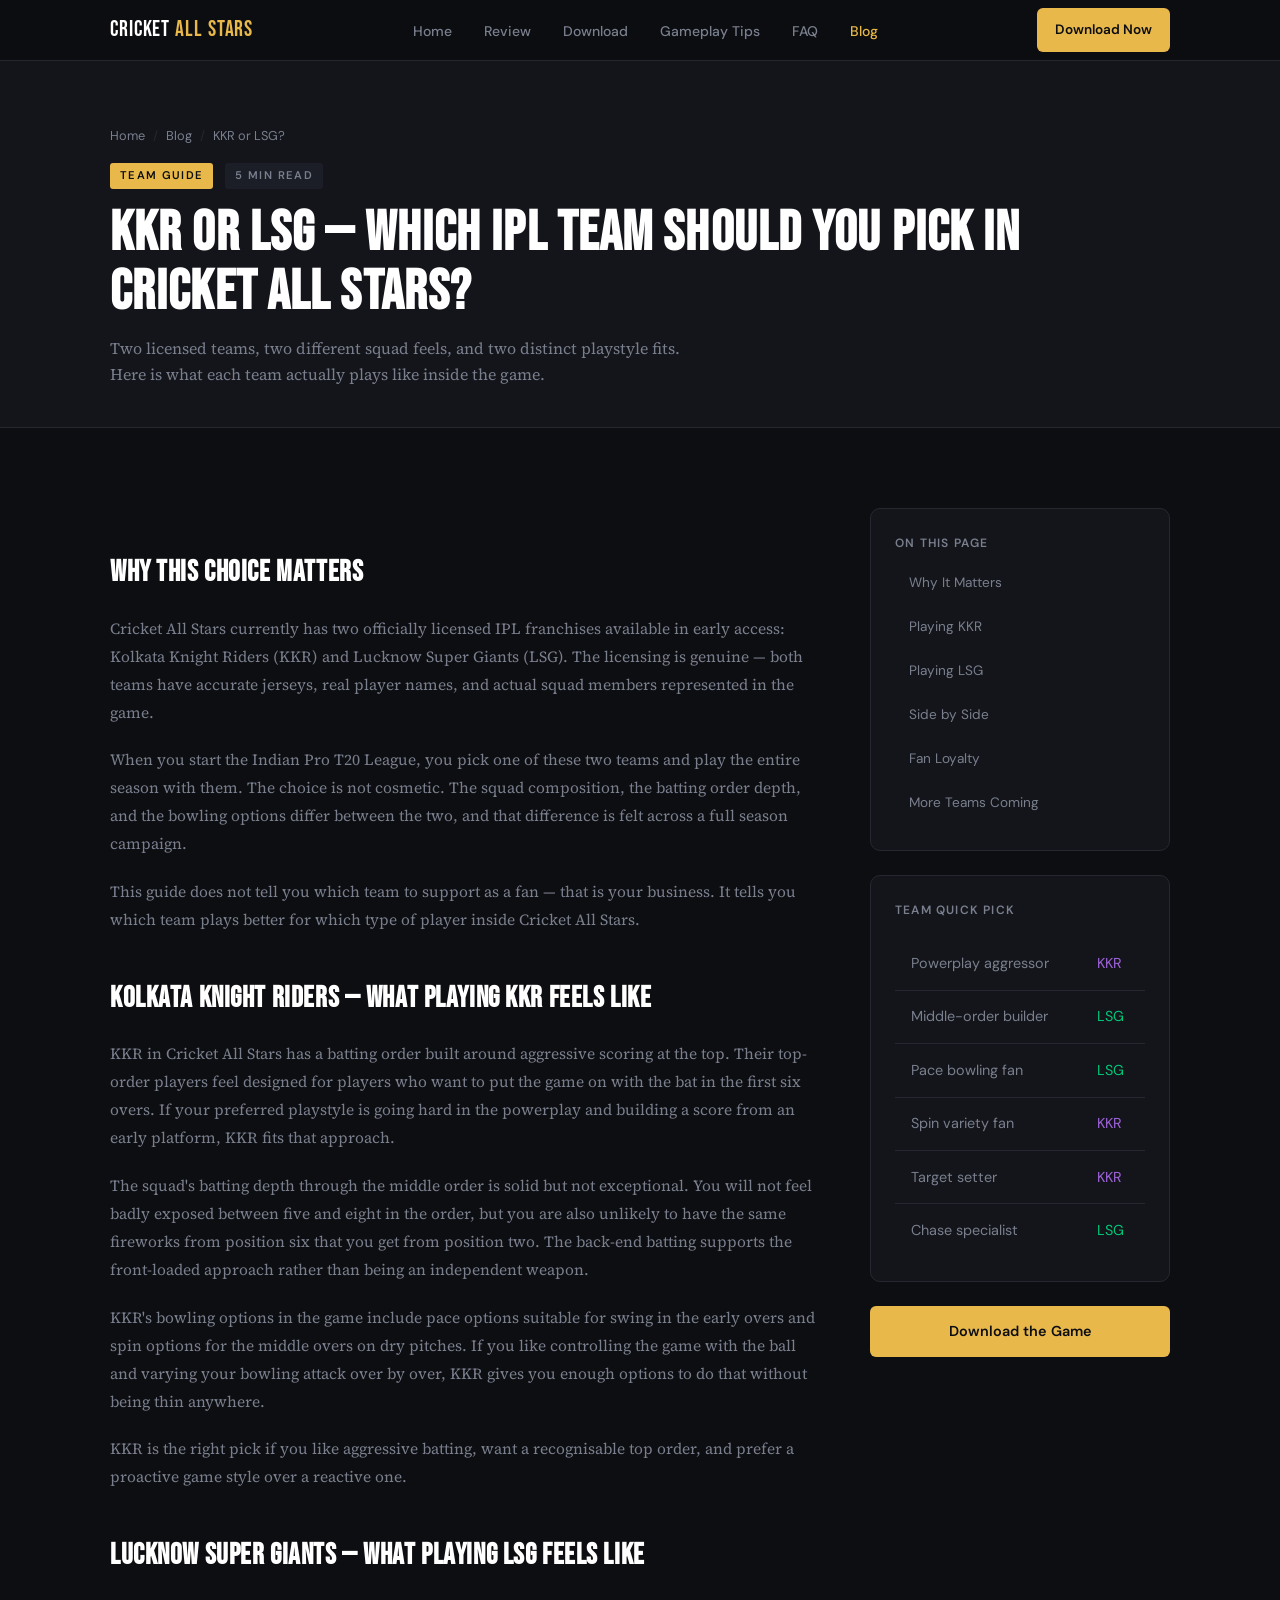
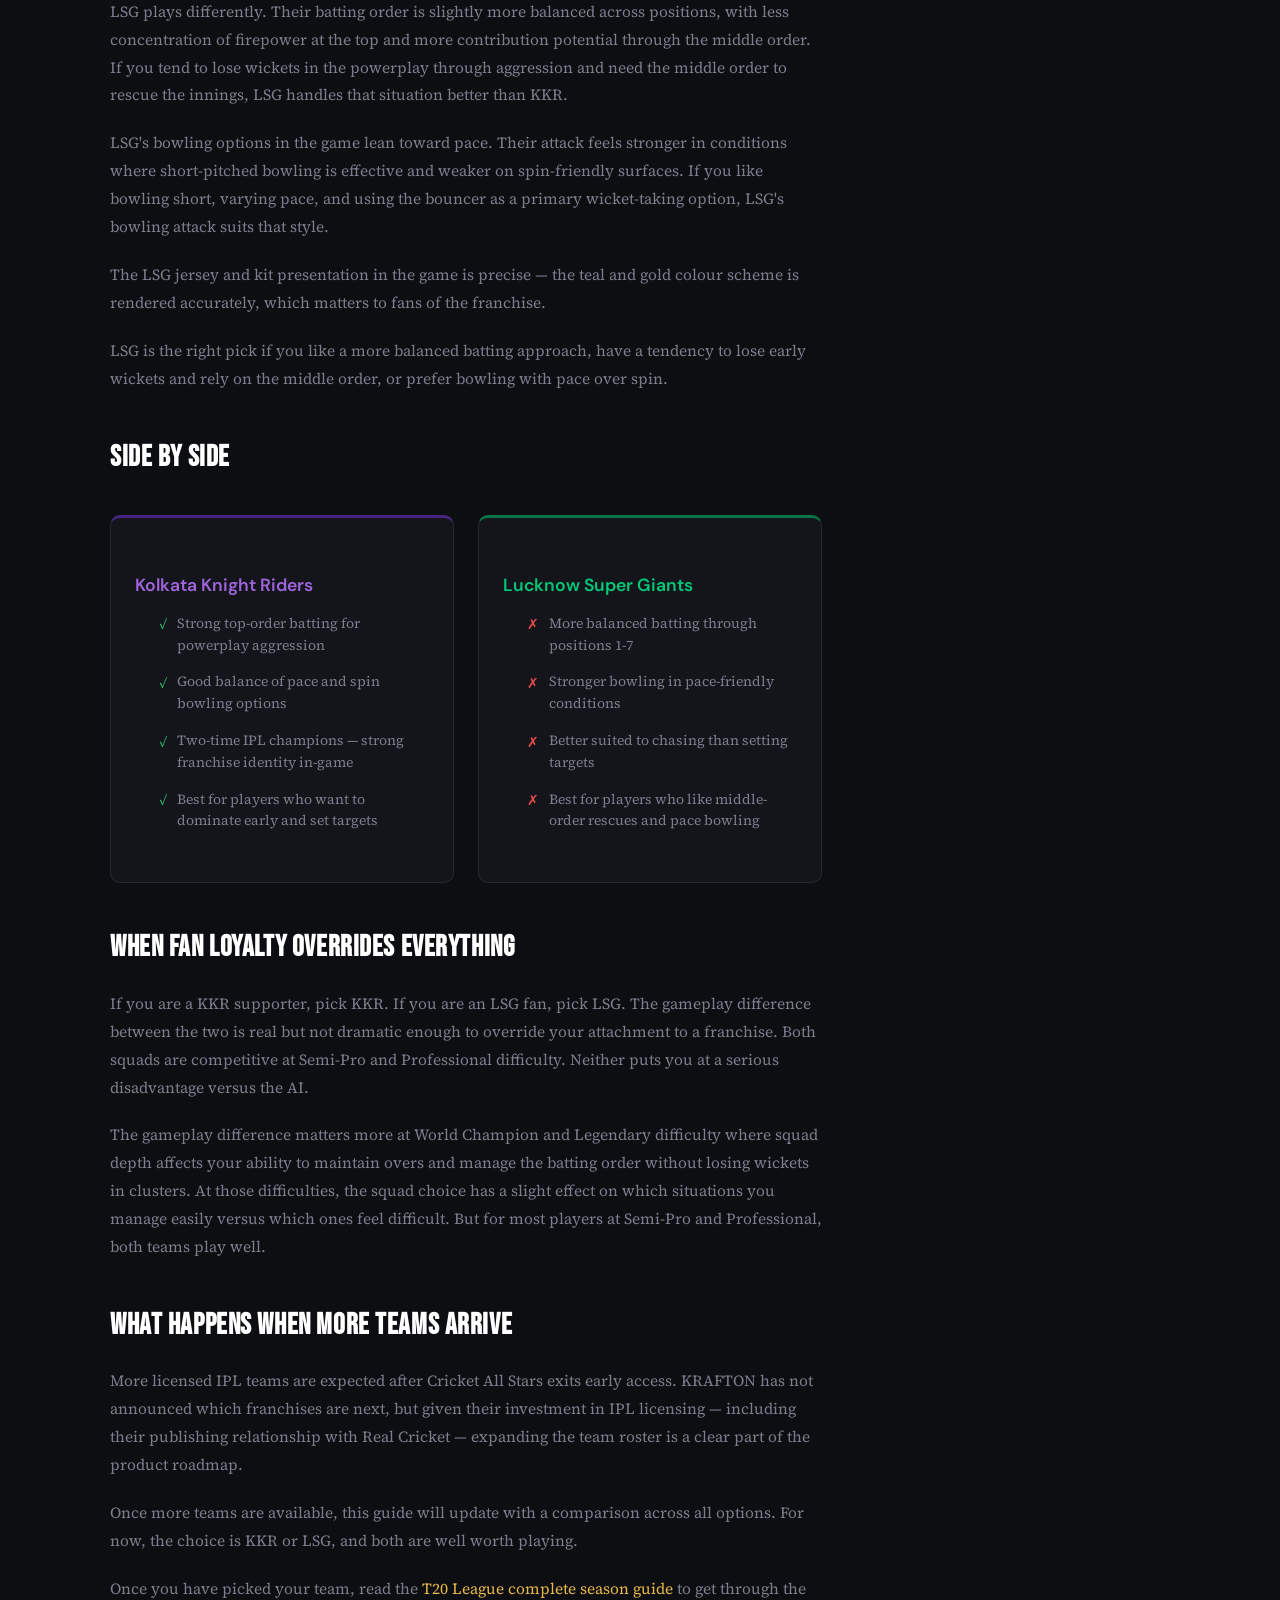
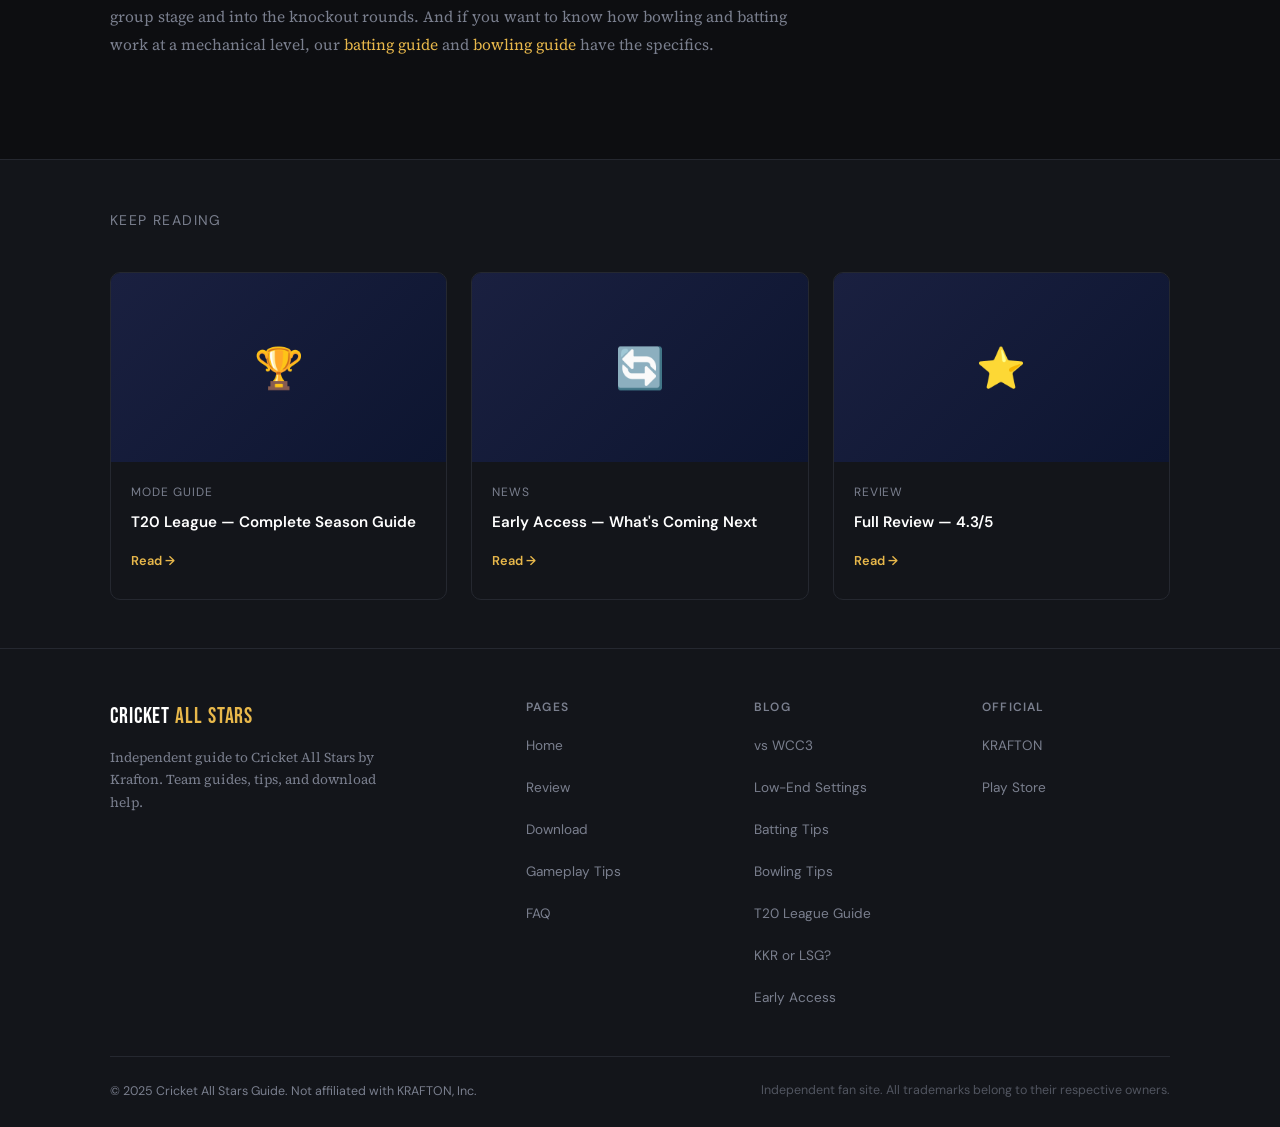
<file: blog/cricket-all-stars-kkr-or-lsg.html>
<!DOCTYPE html>
<html lang="en">
<head>
  <meta charset="UTF-8">
  <meta name="viewport" content="width=device-width, initial-scale=1.0, viewport-fit=cover">
  <title>KKR or LSG — Which IPL Team to Pick in Cricket All Stars?</title>
  <meta name="description" content="Choosing between Kolkata Knight Riders and Lucknow Super Giants in Cricket All Stars. Batting depth, bowling feel, playstyle fit, and which team suits your game.">
  <link rel="canonical" href="https://nazzal5448.github.io/cricket-all-stars-game/blog/cricket-all-stars-kkr-or-lsg.html">
  <meta property="og:title" content="KKR or LSG — Which IPL Team to Pick in Cricket All Stars?">
  <meta property="og:description" content="KKR vs LSG in Cricket All Stars compared by batting order, bowling feel, and player playstyle suitability.">
  <meta property="og:type" content="article">
  <link rel="stylesheet" href="../assets/css/style.css">
  <script type="application/ld+json">
  {
    "@context": "https://schema.org",
    "@type": "Article",
    "headline": "KKR or LSG — Which IPL Team to Pick in Cricket All Stars?",
    "description": "Comparison of Kolkata Knight Riders and Lucknow Super Giants in Cricket All Stars, covering squad feel, batting depth, and bowling options.",
    "author": { "@type": "Person", "name": "Cricket All Stars Guide" },
    "publisher": { "@type": "Organization", "name": "Cricket All Stars Guide" },
    "datePublished": "2025-05-20",
    "dateModified": "2025-05-20"
  }
  </script>
  <!-- Google tag (gtag.js) -->
  <script async src="https://www.googletagmanager.com/gtag/js?id=G-2MDLQGP7DT"></script>
  <script>
    window.dataLayer = window.dataLayer || [];
    function gtag(){dataLayer.push(arguments);}
    gtag('js', new Date());

    gtag('config', 'G-2MDLQGP7DT');
  </script>
</head>
<body>

<nav class="site-nav">
  <div class="nav-inner">
    <a href="../index.html" class="nav-logo">Cricket <span>All Stars</span></a>
    <ul class="nav-links">
      <li><a href="../index.html">Home</a></li>
      <li><a href="../review.html">Review</a></li>
      <li><a href="../download.html">Download</a></li>
      <li><a href="../gameplay.html">Gameplay Tips</a></li>
      <li><a href="../faq.html">FAQ</a></li>
      <li><a href="../blog.html" class="active">Blog</a></li>
    </ul>
    <a href="../download.html" class="btn btn-primary nav-cta">Download Now</a>
    <button class="nav-toggle" aria-label="Toggle navigation"><span></span><span></span><span></span></button>
  </div>
</nav>

<div class="page-hero">
  <div class="container">
    <nav class="breadcrumb"><a href="../index.html">Home</a><span>/</span><a href="../blog.html">Blog</a><span>/</span>KKR or LSG?</nav>
    <div style="display:flex; gap:0.75rem; margin-bottom:1rem; flex-wrap:wrap;">
      <span class="tag">Team Guide</span>
      <span class="tag muted">5 min read</span>
    </div>
    <h1>KKR or LSG — Which IPL Team Should You Pick in Cricket All Stars?</h1>
    <p>Two licensed teams, two different squad feels, and two distinct playstyle fits. Here is what each team actually plays like inside the game.</p>
  </div>
</div>

<section class="section">
  <div class="container">
    <div class="article-layout">

      <div class="article-body">

        <h2 id="context">Why This Choice Matters</h2>
        <p>Cricket All Stars currently has two officially licensed IPL franchises available in early access: Kolkata Knight Riders (KKR) and Lucknow Super Giants (LSG). The licensing is genuine — both teams have accurate jerseys, real player names, and actual squad members represented in the game.</p>
        <p>When you start the Indian Pro T20 League, you pick one of these two teams and play the entire season with them. The choice is not cosmetic. The squad composition, the batting order depth, and the bowling options differ between the two, and that difference is felt across a full season campaign.</p>
        <p>This guide does not tell you which team to support as a fan — that is your business. It tells you which team plays better for which type of player inside Cricket All Stars.</p>

        <h2 id="kkr">Kolkata Knight Riders — What Playing KKR Feels Like</h2>
        <p>KKR in Cricket All Stars has a batting order built around aggressive scoring at the top. Their top-order players feel designed for players who want to put the game on with the bat in the first six overs. If your preferred playstyle is going hard in the powerplay and building a score from an early platform, KKR fits that approach.</p>
        <p>The squad's batting depth through the middle order is solid but not exceptional. You will not feel badly exposed between five and eight in the order, but you are also unlikely to have the same fireworks from position six that you get from position two. The back-end batting supports the front-loaded approach rather than being an independent weapon.</p>
        <p>KKR's bowling options in the game include pace options suitable for swing in the early overs and spin options for the middle overs on dry pitches. If you like controlling the game with the ball and varying your bowling attack over by over, KKR gives you enough options to do that without being thin anywhere.</p>
        <p>KKR is the right pick if you like aggressive batting, want a recognisable top order, and prefer a proactive game style over a reactive one.</p>

        <h2 id="lsg">Lucknow Super Giants — What Playing LSG Feels Like</h2>
        <p>LSG plays differently. Their batting order is slightly more balanced across positions, with less concentration of firepower at the top and more contribution potential through the middle order. If you tend to lose wickets in the powerplay through aggression and need the middle order to rescue the innings, LSG handles that situation better than KKR.</p>
        <p>LSG's bowling options in the game lean toward pace. Their attack feels stronger in conditions where short-pitched bowling is effective and weaker on spin-friendly surfaces. If you like bowling short, varying pace, and using the bouncer as a primary wicket-taking option, LSG's bowling attack suits that style.</p>
        <p>The LSG jersey and kit presentation in the game is precise — the teal and gold colour scheme is rendered accurately, which matters to fans of the franchise.</p>
        <p>LSG is the right pick if you like a more balanced batting approach, have a tendency to lose early wickets and rely on the middle order, or prefer bowling with pace over spin.</p>

        <h2 id="comparison">Side by Side</h2>
        <div class="pros-cons">
          <div class="pros-box" style="border-top-color: rgba(100,50,200,0.6);">
            <h3 style="color: rgba(160,100,220,1);">Kolkata Knight Riders</h3>
            <ul>
              <li>Strong top-order batting for powerplay aggression</li>
              <li>Good balance of pace and spin bowling options</li>
              <li>Two-time IPL champions — strong franchise identity in-game</li>
              <li>Best for players who want to dominate early and set targets</li>
            </ul>
          </div>
          <div class="cons-box" style="border-top-color: rgba(0,180,100,0.6);">
            <h3 style="color: rgba(0,200,120,1);">Lucknow Super Giants</h3>
            <ul>
              <li>More balanced batting through positions 1-7</li>
              <li>Stronger bowling in pace-friendly conditions</li>
              <li>Better suited to chasing than setting targets</li>
              <li>Best for players who like middle-order rescues and pace bowling</li>
            </ul>
          </div>
        </div>

        <h2 id="fan-loyalty">When Fan Loyalty Overrides Everything</h2>
        <p>If you are a KKR supporter, pick KKR. If you are an LSG fan, pick LSG. The gameplay difference between the two is real but not dramatic enough to override your attachment to a franchise. Both squads are competitive at Semi-Pro and Professional difficulty. Neither puts you at a serious disadvantage versus the AI.</p>
        <p>The gameplay difference matters more at World Champion and Legendary difficulty where squad depth affects your ability to maintain overs and manage the batting order without losing wickets in clusters. At those difficulties, the squad choice has a slight effect on which situations you manage easily versus which ones feel difficult. But for most players at Semi-Pro and Professional, both teams play well.</p>

        <h2 id="more-teams">What Happens When More Teams Arrive</h2>
        <p>More licensed IPL teams are expected after Cricket All Stars exits early access. KRAFTON has not announced which franchises are next, but given their investment in IPL licensing — including their publishing relationship with Real Cricket — expanding the team roster is a clear part of the product roadmap.</p>
        <p>Once more teams are available, this guide will update with a comparison across all options. For now, the choice is KKR or LSG, and both are well worth playing.</p>
        <p>Once you have picked your team, read the <a href="cricket-all-stars-t20-league-guide.html">T20 League complete season guide</a> to get through the group stage and into the knockout rounds. And if you want to know how bowling and batting work at a mechanical level, our <a href="cricket-all-stars-batting-tips.html">batting guide</a> and <a href="cricket-all-stars-bowling-tips.html">bowling guide</a> have the specifics.</p>

      </div>

      <aside class="article-sidebar">
        <div class="sidebar-box">
          <h4>On This Page</h4>
          <ul class="toc-list">
            <li><a href="#context">Why It Matters</a></li>
            <li><a href="#kkr">Playing KKR</a></li>
            <li><a href="#lsg">Playing LSG</a></li>
            <li><a href="#comparison">Side by Side</a></li>
            <li><a href="#fan-loyalty">Fan Loyalty</a></li>
            <li><a href="#more-teams">More Teams Coming</a></li>
          </ul>
        </div>
        <div class="sidebar-box">
          <h4>Team Quick Pick</h4>
          <table class="req-table" style="margin-top:0;">
            <tr><td>Powerplay aggressor</td><td style="color:rgba(160,100,220,1);">KKR</td></tr>
            <tr><td>Middle-order builder</td><td style="color:rgba(0,200,120,1);">LSG</td></tr>
            <tr><td>Pace bowling fan</td><td style="color:rgba(0,200,120,1);">LSG</td></tr>
            <tr><td>Spin variety fan</td><td style="color:rgba(160,100,220,1);">KKR</td></tr>
            <tr><td>Target setter</td><td style="color:rgba(160,100,220,1);">KKR</td></tr>
            <tr><td>Chase specialist</td><td style="color:rgba(0,200,120,1);">LSG</td></tr>
          </table>
        </div>
        <a href="../download.html" class="btn btn-primary" style="width:100%; justify-content:center; display:flex;">Download the Game</a>
      </aside>

    </div>
  </div>
</section>

<section class="section-sm" style="background:var(--bg2); border-top: 1px solid var(--border);">
  <div class="container">
    <p class="section-sub">Keep Reading</p>
    <div class="blog-grid">
      <div class="blog-card">
        <div class="blog-thumb">🏆</div>
        <div class="blog-body">
          <div class="blog-meta">Mode Guide</div>
          <h3>T20 League — Complete Season Guide</h3>
          <a href="cricket-all-stars-t20-league-guide.html" class="blog-link">Read →</a>
        </div>
      </div>
      <div class="blog-card">
        <div class="blog-thumb">🔄</div>
        <div class="blog-body">
          <div class="blog-meta">News</div>
          <h3>Early Access — What's Coming Next</h3>
          <a href="cricket-all-stars-early-access-what-to-expect.html" class="blog-link">Read →</a>
        </div>
      </div>
      <div class="blog-card">
        <div class="blog-thumb">⭐</div>
        <div class="blog-body">
          <div class="blog-meta">Review</div>
          <h3>Full Review — 4.3/5</h3>
          <a href="../review.html" class="blog-link">Read →</a>
        </div>
      </div>
    </div>
  </div>
</section>

<footer class="site-footer">
  <div class="container">
    <div class="footer-grid">
      <div class="footer-brand">
        <a href="../index.html" class="nav-logo">Cricket <span>All Stars</span></a>
        <p>Independent guide to Cricket All Stars by Krafton. Team guides, tips, and download help.</p>
      </div>
      <div class="footer-col"><h4>Pages</h4><ul>
        <li><a href="../index.html">Home</a></li>
        <li><a href="../review.html">Review</a></li>
        <li><a href="../download.html">Download</a></li>
        <li><a href="../gameplay.html">Gameplay Tips</a></li>
        <li><a href="../faq.html">FAQ</a></li>
      </ul></div>
      <div class="footer-col"><h4>Blog</h4><ul>
        <li><a href="cricket-all-stars-vs-wcc3.html">vs WCC3</a></li>
        <li><a href="cricket-all-stars-settings-low-end-android.html">Low-End Settings</a></li>
        <li><a href="cricket-all-stars-batting-tips.html">Batting Tips</a></li>
        <li><a href="cricket-all-stars-bowling-tips.html">Bowling Tips</a></li>
        <li><a href="cricket-all-stars-t20-league-guide.html">T20 League Guide</a></li>
        <li><a href="cricket-all-stars-kkr-or-lsg.html">KKR or LSG?</a></li>
        <li><a href="cricket-all-stars-early-access-what-to-expect.html">Early Access</a></li>
      </ul></div>
      <div class="footer-col"><h4>Official</h4><ul>
        <li><a href="https://krafton.com" target="_blank" rel="noopener">KRAFTON</a></li>
        <li><a href="https://play.google.com/store/apps/details?id=com.krafton.cricketallstars" target="_blank" rel="noopener noreferrer">Play Store</a></li>
      </ul></div>
    </div>
    <div class="footer-bottom">
      <p>© 2025 Cricket All Stars Guide. Not affiliated with KRAFTON, Inc.</p>
      <p class="footer-disclaimer">Independent fan site. All trademarks belong to their respective owners.</p>
    </div>
  </div>
</footer>
<script src="../assets/js/main.js"></script>
</body>
</html>
</file>
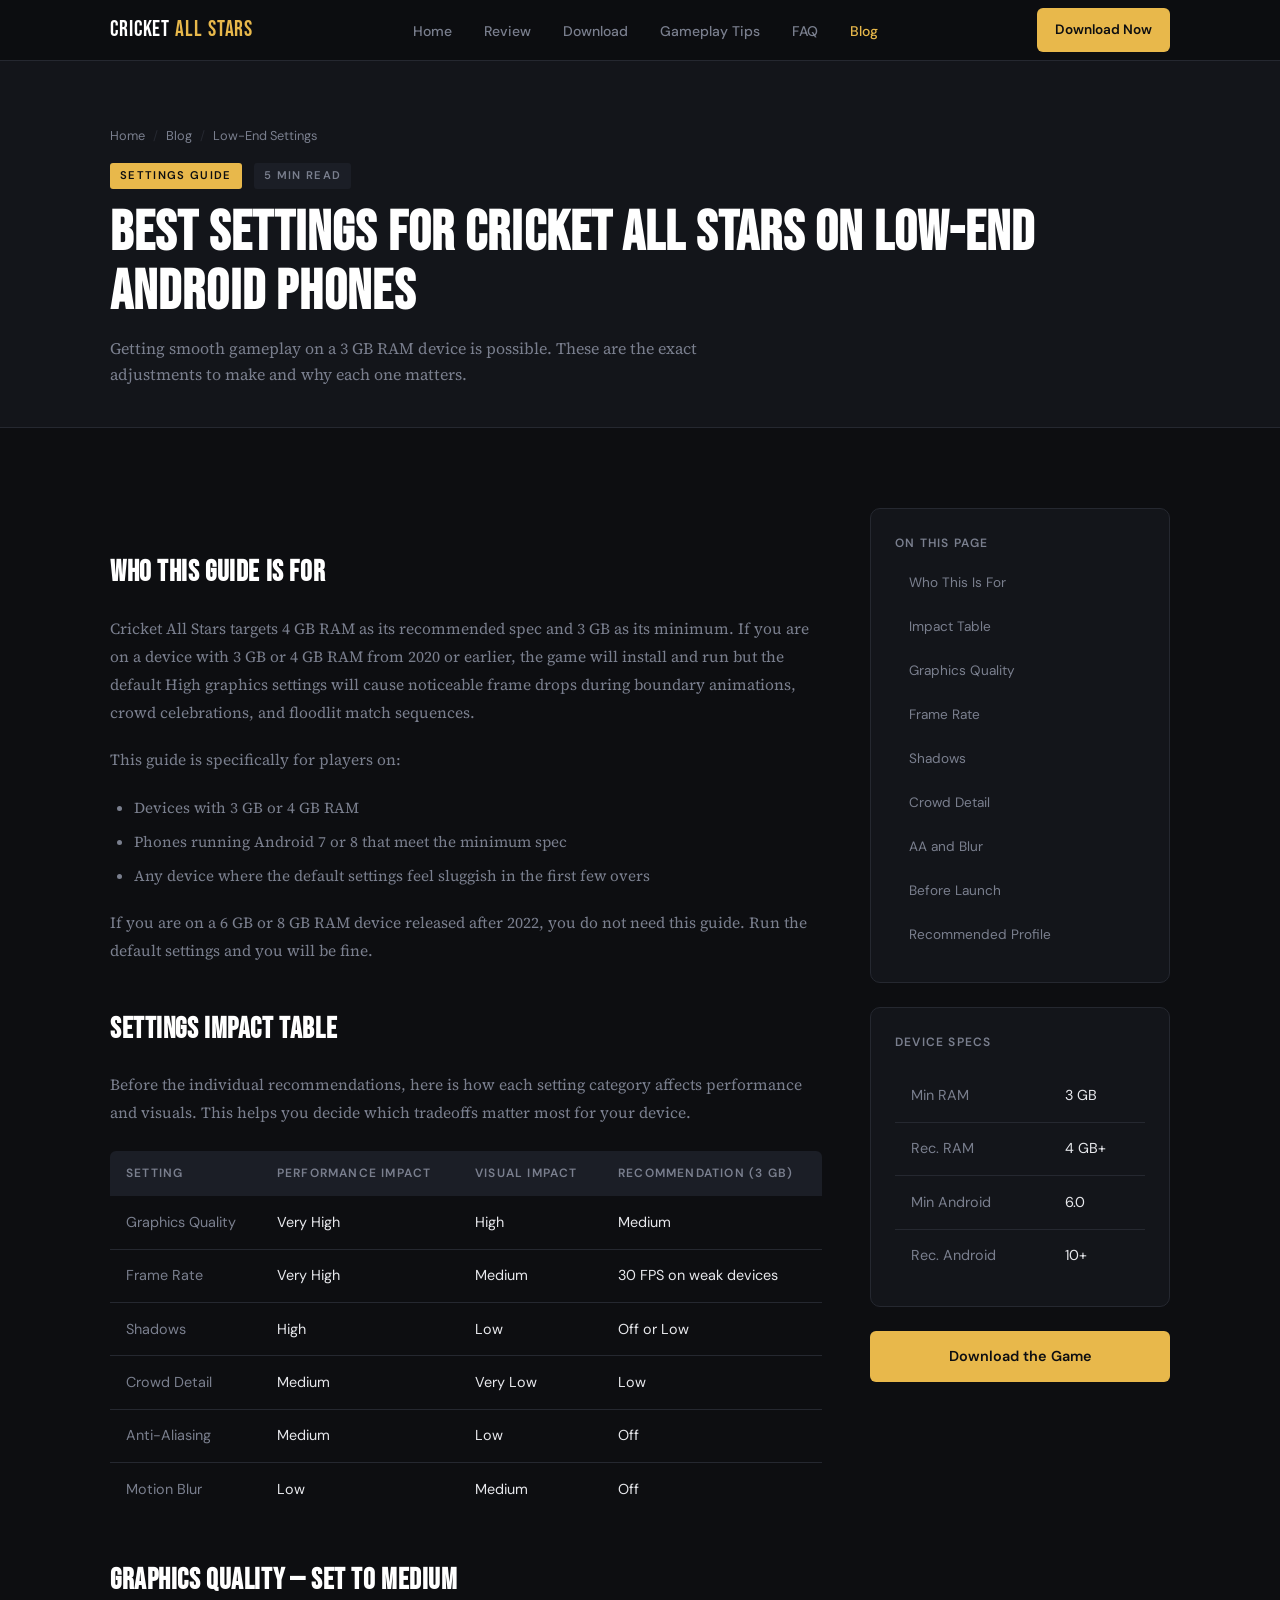
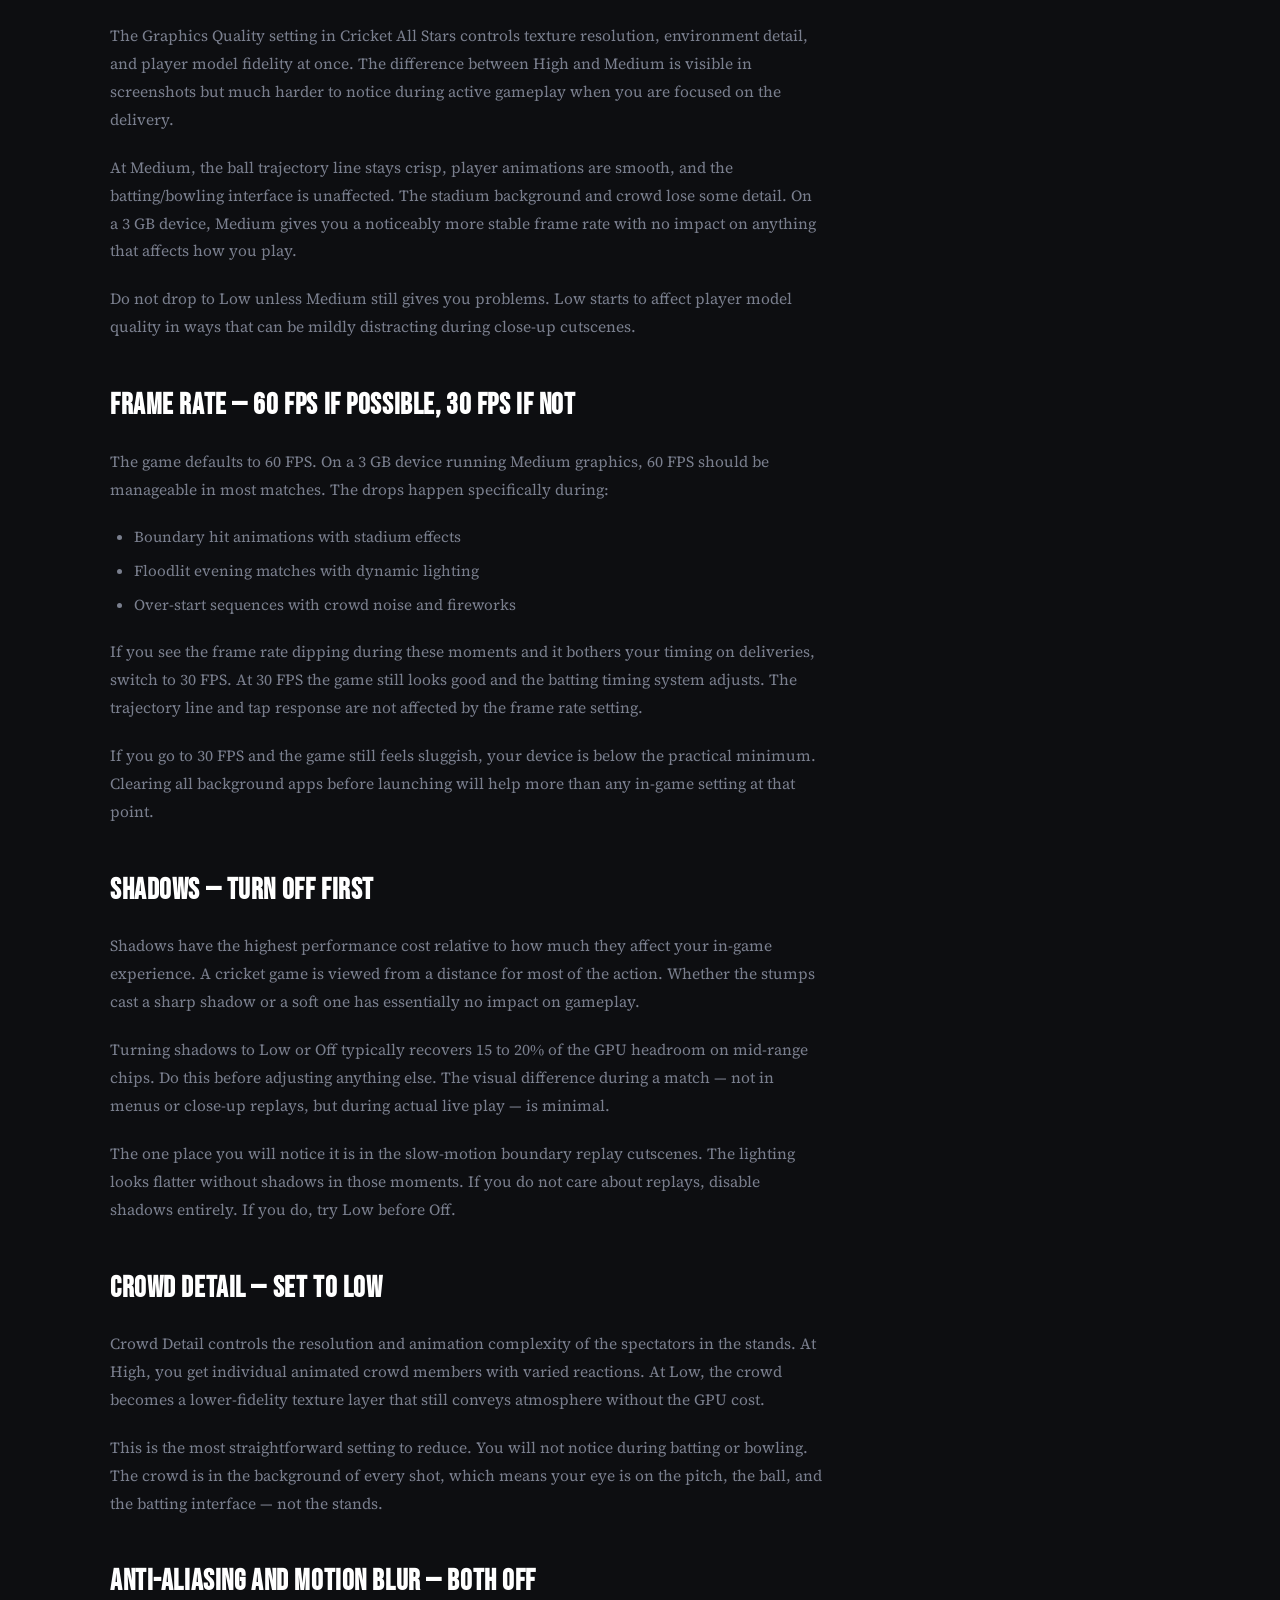
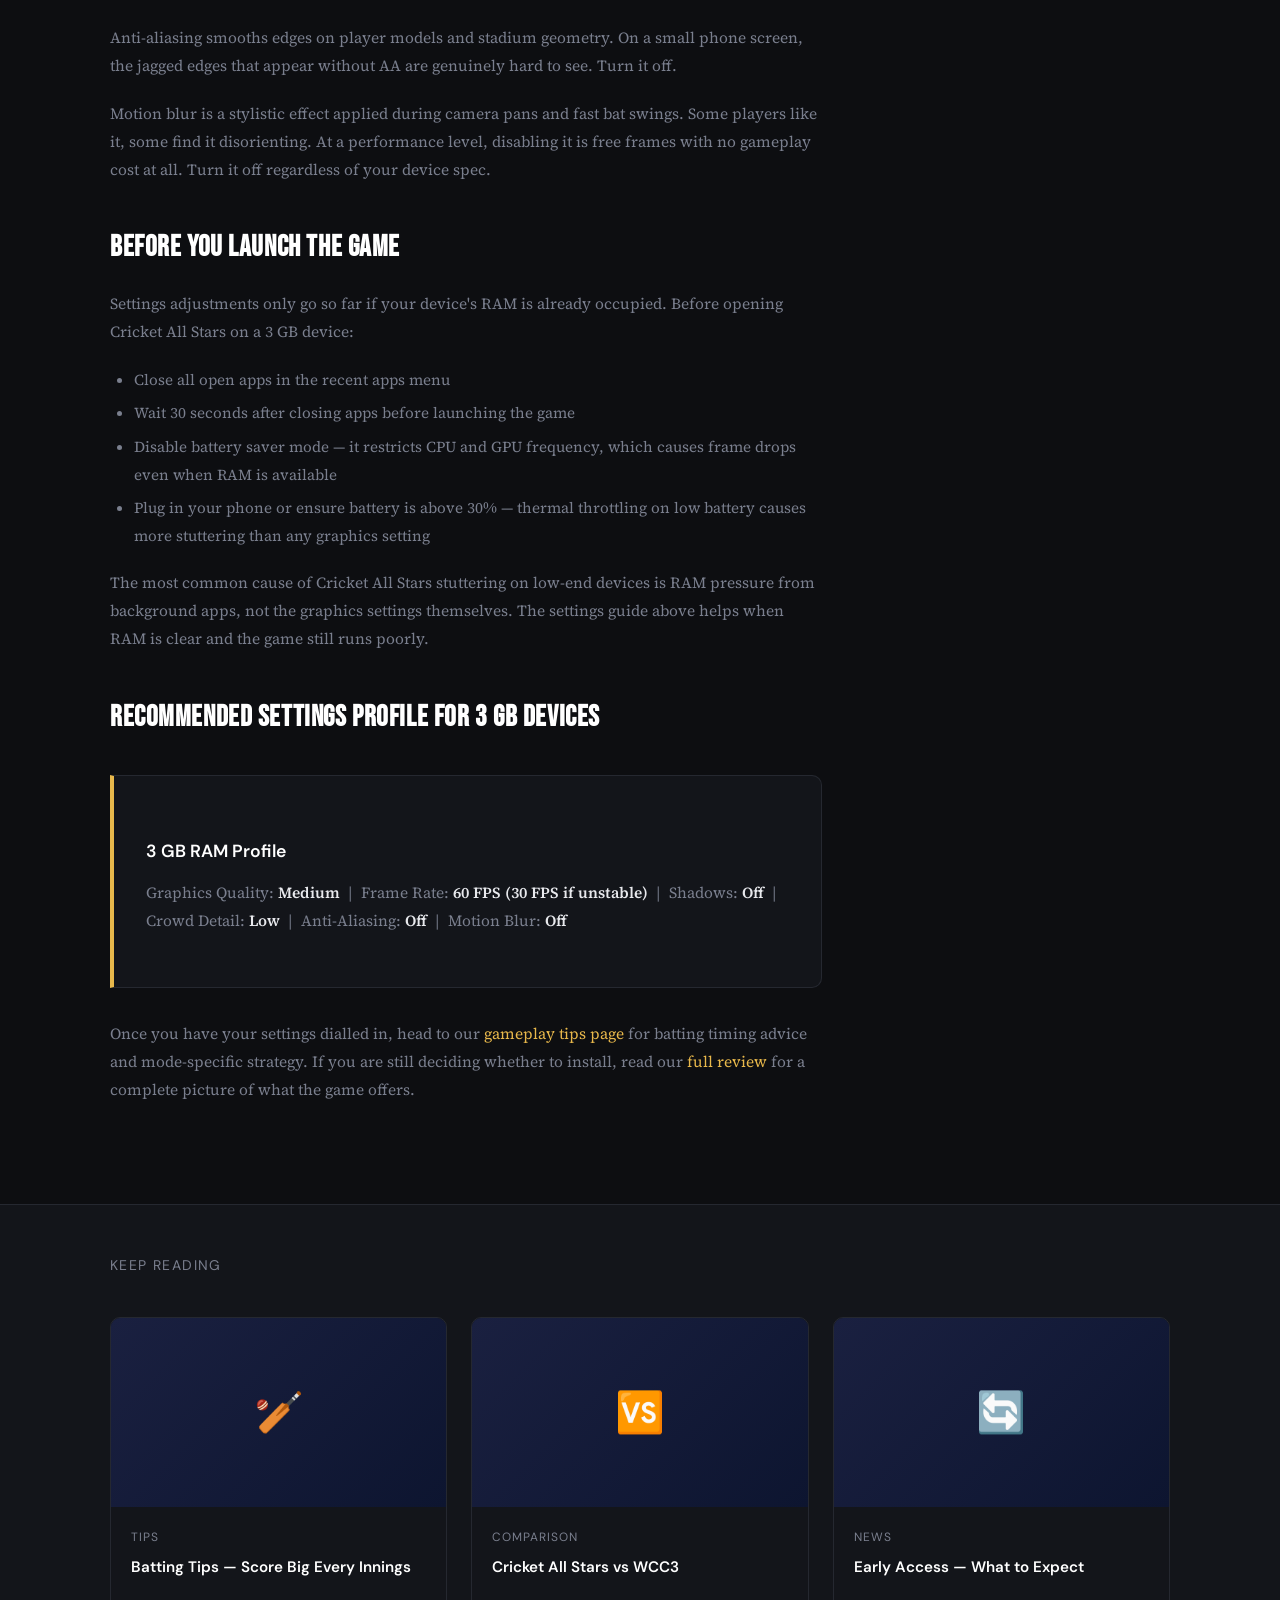
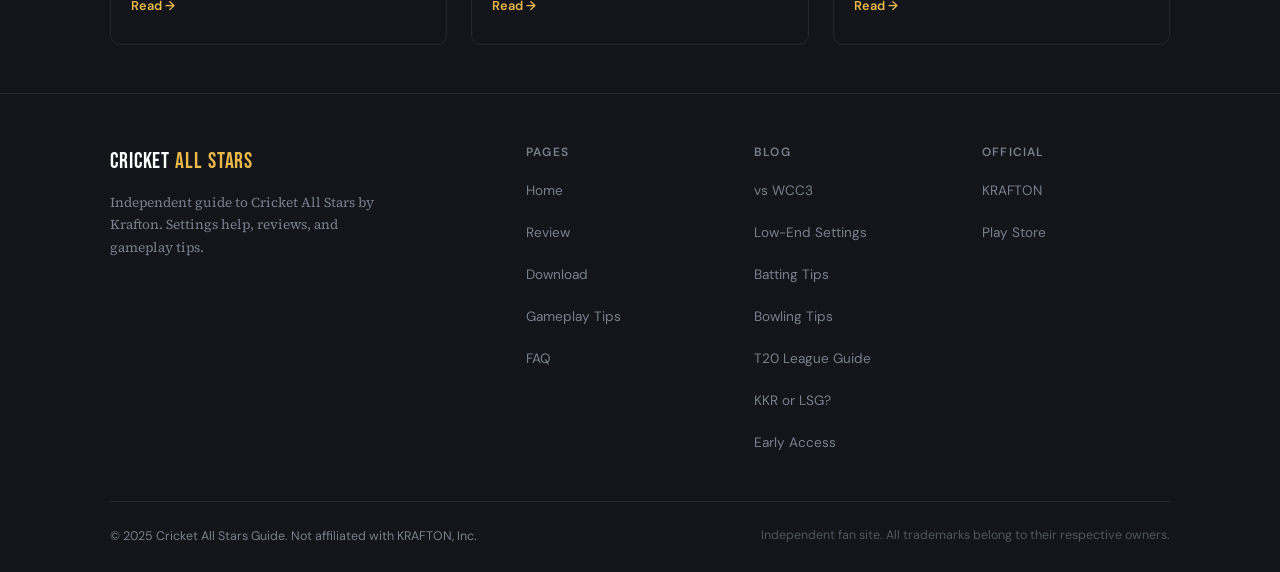
<file: blog/cricket-all-stars-settings-low-end-android.html>
<!DOCTYPE html>
<html lang="en">
<head>
  <meta charset="UTF-8">
  <meta name="viewport" content="width=device-width, initial-scale=1.0, viewport-fit=cover">
  <title>Best Settings for Cricket All Stars on Low-End Android Phones</title>
  <meta name="description" content="Exact Graphics, Frame Rate, Shadows, and Crowd Detail settings to run Cricket All Stars smoothly on 3 GB RAM Android phones. Per-setting impact table included.">
  <link rel="canonical" href="https://nazzal5448.github.io/cricket-all-stars-game/blog/cricket-all-stars-settings-low-end-android.html">
  <meta property="og:title" content="Cricket All Stars Low-End Android Settings Guide">
  <meta property="og:description" content="Get Cricket All Stars running smoothly on 3 GB RAM phones. Settings breakdown with per-category impact explained.">
  <meta property="og:type" content="article">
  <link rel="stylesheet" href="../assets/css/style.css">
  <script type="application/ld+json">
  {
    "@context": "https://schema.org",
    "@type": "Article",
    "headline": "Best Settings for Cricket All Stars on Low-End Android Phones",
    "description": "A settings guide for running Cricket All Stars smoothly on 3 GB RAM Android devices, covering graphics, frame rate, shadows, and crowd detail.",
    "author": { "@type": "Person", "name": "Cricket All Stars Guide" },
    "publisher": { "@type": "Organization", "name": "Cricket All Stars Guide" },
    "datePublished": "2025-05-20",
    "dateModified": "2025-05-20"
  }
  </script>
  <!-- Google tag (gtag.js) -->
  <script async src="https://www.googletagmanager.com/gtag/js?id=G-2MDLQGP7DT"></script>
  <script>
    window.dataLayer = window.dataLayer || [];
    function gtag(){dataLayer.push(arguments);}
    gtag('js', new Date());

    gtag('config', 'G-2MDLQGP7DT');
  </script>
</head>
<body>

<nav class="site-nav">
  <div class="nav-inner">
    <a href="../index.html" class="nav-logo">Cricket <span>All Stars</span></a>
    <ul class="nav-links">
      <li><a href="../index.html">Home</a></li>
      <li><a href="../review.html">Review</a></li>
      <li><a href="../download.html">Download</a></li>
      <li><a href="../gameplay.html">Gameplay Tips</a></li>
      <li><a href="../faq.html">FAQ</a></li>
      <li><a href="../blog.html" class="active">Blog</a></li>
    </ul>
    <a href="../download.html" class="btn btn-primary nav-cta">Download Now</a>
    <button class="nav-toggle" aria-label="Toggle navigation"><span></span><span></span><span></span></button>
  </div>
</nav>

<div class="page-hero">
  <div class="container">
    <nav class="breadcrumb"><a href="../index.html">Home</a><span>/</span><a href="../blog.html">Blog</a><span>/</span>Low-End Settings</nav>
    <div style="display:flex; gap:0.75rem; margin-bottom:1rem; flex-wrap:wrap;">
      <span class="tag">Settings Guide</span>
      <span class="tag muted">5 min read</span>
    </div>
    <h1>Best Settings for Cricket All Stars on Low-End Android Phones</h1>
    <p>Getting smooth gameplay on a 3 GB RAM device is possible. These are the exact adjustments to make and why each one matters.</p>
  </div>
</div>

<section class="section">
  <div class="container">
    <div class="article-layout">

      <div class="article-body">

        <h2 id="who-needs-this">Who This Guide Is For</h2>
        <p>Cricket All Stars targets 4 GB RAM as its recommended spec and 3 GB as its minimum. If you are on a device with 3 GB or 4 GB RAM from 2020 or earlier, the game will install and run but the default High graphics settings will cause noticeable frame drops during boundary animations, crowd celebrations, and floodlit match sequences.</p>
        <p>This guide is specifically for players on:</p>
        <ul>
          <li>Devices with 3 GB or 4 GB RAM</li>
          <li>Phones running Android 7 or 8 that meet the minimum spec</li>
          <li>Any device where the default settings feel sluggish in the first few overs</li>
        </ul>
        <p>If you are on a 6 GB or 8 GB RAM device released after 2022, you do not need this guide. Run the default settings and you will be fine.</p>

        <h2 id="settings-table">Settings Impact Table</h2>
        <p>Before the individual recommendations, here is how each setting category affects performance and visuals. This helps you decide which tradeoffs matter most for your device.</p>
        <div class="req-table-wrap">
        <table class="req-table">
          <thead>
            <tr><th>Setting</th><th>Performance Impact</th><th>Visual Impact</th><th>Recommendation (3 GB)</th></tr>
          </thead>
          <tbody>
            <tr><td>Graphics Quality</td><td>Very High</td><td>High</td><td>Medium</td></tr>
            <tr><td>Frame Rate</td><td>Very High</td><td>Medium</td><td>30 FPS on weak devices</td></tr>
            <tr><td>Shadows</td><td>High</td><td>Low</td><td>Off or Low</td></tr>
            <tr><td>Crowd Detail</td><td>Medium</td><td>Very Low</td><td>Low</td></tr>
            <tr><td>Anti-Aliasing</td><td>Medium</td><td>Low</td><td>Off</td></tr>
            <tr><td>Motion Blur</td><td>Low</td><td>Medium</td><td>Off</td></tr>
          </tbody>
        </table>
        </div>

        <h2 id="graphics-quality">Graphics Quality — Set to Medium</h2>
        <p>The Graphics Quality setting in Cricket All Stars controls texture resolution, environment detail, and player model fidelity at once. The difference between High and Medium is visible in screenshots but much harder to notice during active gameplay when you are focused on the delivery.</p>
        <p>At Medium, the ball trajectory line stays crisp, player animations are smooth, and the batting/bowling interface is unaffected. The stadium background and crowd lose some detail. On a 3 GB device, Medium gives you a noticeably more stable frame rate with no impact on anything that affects how you play.</p>
        <p>Do not drop to Low unless Medium still gives you problems. Low starts to affect player model quality in ways that can be mildly distracting during close-up cutscenes.</p>

        <h2 id="frame-rate">Frame Rate — 60 FPS if Possible, 30 FPS If Not</h2>
        <p>The game defaults to 60 FPS. On a 3 GB device running Medium graphics, 60 FPS should be manageable in most matches. The drops happen specifically during:</p>
        <ul>
          <li>Boundary hit animations with stadium effects</li>
          <li>Floodlit evening matches with dynamic lighting</li>
          <li>Over-start sequences with crowd noise and fireworks</li>
        </ul>
        <p>If you see the frame rate dipping during these moments and it bothers your timing on deliveries, switch to 30 FPS. At 30 FPS the game still looks good and the batting timing system adjusts. The trajectory line and tap response are not affected by the frame rate setting.</p>
        <p>If you go to 30 FPS and the game still feels sluggish, your device is below the practical minimum. Clearing all background apps before launching will help more than any in-game setting at that point.</p>

        <h2 id="shadows">Shadows — Turn Off First</h2>
        <p>Shadows have the highest performance cost relative to how much they affect your in-game experience. A cricket game is viewed from a distance for most of the action. Whether the stumps cast a sharp shadow or a soft one has essentially no impact on gameplay.</p>
        <p>Turning shadows to Low or Off typically recovers 15 to 20% of the GPU headroom on mid-range chips. Do this before adjusting anything else. The visual difference during a match — not in menus or close-up replays, but during actual live play — is minimal.</p>
        <p>The one place you will notice it is in the slow-motion boundary replay cutscenes. The lighting looks flatter without shadows in those moments. If you do not care about replays, disable shadows entirely. If you do, try Low before Off.</p>

        <h2 id="crowd-detail">Crowd Detail — Set to Low</h2>
        <p>Crowd Detail controls the resolution and animation complexity of the spectators in the stands. At High, you get individual animated crowd members with varied reactions. At Low, the crowd becomes a lower-fidelity texture layer that still conveys atmosphere without the GPU cost.</p>
        <p>This is the most straightforward setting to reduce. You will not notice during batting or bowling. The crowd is in the background of every shot, which means your eye is on the pitch, the ball, and the batting interface — not the stands.</p>

        <h2 id="anti-aliasing">Anti-Aliasing and Motion Blur — Both Off</h2>
        <p>Anti-aliasing smooths edges on player models and stadium geometry. On a small phone screen, the jagged edges that appear without AA are genuinely hard to see. Turn it off.</p>
        <p>Motion blur is a stylistic effect applied during camera pans and fast bat swings. Some players like it, some find it disorienting. At a performance level, disabling it is free frames with no gameplay cost at all. Turn it off regardless of your device spec.</p>

        <h2 id="pre-game">Before You Launch the Game</h2>
        <p>Settings adjustments only go so far if your device's RAM is already occupied. Before opening Cricket All Stars on a 3 GB device:</p>
        <ul>
          <li>Close all open apps in the recent apps menu</li>
          <li>Wait 30 seconds after closing apps before launching the game</li>
          <li>Disable battery saver mode — it restricts CPU and GPU frequency, which causes frame drops even when RAM is available</li>
          <li>Plug in your phone or ensure battery is above 30% — thermal throttling on low battery causes more stuttering than any graphics setting</li>
        </ul>
        <p>The most common cause of Cricket All Stars stuttering on low-end devices is RAM pressure from background apps, not the graphics settings themselves. The settings guide above helps when RAM is clear and the game still runs poorly.</p>

        <h2 id="recommended-profile">Recommended Settings Profile for 3 GB Devices</h2>
        <div class="verdict-box">
          <h3>3 GB RAM Profile</h3>
          <p>Graphics Quality: <strong style="color:var(--text);">Medium</strong> &nbsp;|&nbsp; Frame Rate: <strong style="color:var(--text);">60 FPS (30 FPS if unstable)</strong> &nbsp;|&nbsp; Shadows: <strong style="color:var(--text);">Off</strong> &nbsp;|&nbsp; Crowd Detail: <strong style="color:var(--text);">Low</strong> &nbsp;|&nbsp; Anti-Aliasing: <strong style="color:var(--text);">Off</strong> &nbsp;|&nbsp; Motion Blur: <strong style="color:var(--text);">Off</strong></p>
        </div>

        <p style="margin-top:1.5rem;">Once you have your settings dialled in, head to our <a href="../gameplay.html">gameplay tips page</a> for batting timing advice and mode-specific strategy. If you are still deciding whether to install, read our <a href="../review.html">full review</a> for a complete picture of what the game offers.</p>

      </div>

      <aside class="article-sidebar">
        <div class="sidebar-box">
          <h4>On This Page</h4>
          <ul class="toc-list">
            <li><a href="#who-needs-this">Who This Is For</a></li>
            <li><a href="#settings-table">Impact Table</a></li>
            <li><a href="#graphics-quality">Graphics Quality</a></li>
            <li><a href="#frame-rate">Frame Rate</a></li>
            <li><a href="#shadows">Shadows</a></li>
            <li><a href="#crowd-detail">Crowd Detail</a></li>
            <li><a href="#anti-aliasing">AA and Blur</a></li>
            <li><a href="#pre-game">Before Launch</a></li>
            <li><a href="#recommended-profile">Recommended Profile</a></li>
          </ul>
        </div>
        <div class="sidebar-box">
          <h4>Device Specs</h4>
          <table class="req-table" style="margin-top:0;">
            <tr><td>Min RAM</td><td>3 GB</td></tr>
            <tr><td>Rec. RAM</td><td>4 GB+</td></tr>
            <tr><td>Min Android</td><td>6.0</td></tr>
            <tr><td>Rec. Android</td><td>10+</td></tr>
          </table>
        </div>
        <a href="../download.html" class="btn btn-primary" style="width:100%; justify-content:center; display:flex;">Download the Game</a>
      </aside>

    </div>
  </div>
</section>

<section class="section-sm" style="background:var(--bg2); border-top: 1px solid var(--border);">
  <div class="container">
    <p class="section-sub">Keep Reading</p>
    <div class="blog-grid">
      <div class="blog-card">
        <div class="blog-thumb">🏏</div>
        <div class="blog-body">
          <div class="blog-meta">Tips</div>
          <h3>Batting Tips — Score Big Every Innings</h3>
          <a href="cricket-all-stars-batting-tips.html" class="blog-link">Read →</a>
        </div>
      </div>
      <div class="blog-card">
        <div class="blog-thumb">🆚</div>
        <div class="blog-body">
          <div class="blog-meta">Comparison</div>
          <h3>Cricket All Stars vs WCC3</h3>
          <a href="cricket-all-stars-vs-wcc3.html" class="blog-link">Read →</a>
        </div>
      </div>
      <div class="blog-card">
        <div class="blog-thumb">🔄</div>
        <div class="blog-body">
          <div class="blog-meta">News</div>
          <h3>Early Access — What to Expect</h3>
          <a href="cricket-all-stars-early-access-what-to-expect.html" class="blog-link">Read →</a>
        </div>
      </div>
    </div>
  </div>
</section>

<footer class="site-footer">
  <div class="container">
    <div class="footer-grid">
      <div class="footer-brand">
        <a href="../index.html" class="nav-logo">Cricket <span>All Stars</span></a>
        <p>Independent guide to Cricket All Stars by Krafton. Settings help, reviews, and gameplay tips.</p>
      </div>
      <div class="footer-col"><h4>Pages</h4><ul>
        <li><a href="../index.html">Home</a></li>
        <li><a href="../review.html">Review</a></li>
        <li><a href="../download.html">Download</a></li>
        <li><a href="../gameplay.html">Gameplay Tips</a></li>
        <li><a href="../faq.html">FAQ</a></li>
      </ul></div>
      <div class="footer-col"><h4>Blog</h4><ul>
        <li><a href="cricket-all-stars-vs-wcc3.html">vs WCC3</a></li>
        <li><a href="cricket-all-stars-settings-low-end-android.html">Low-End Settings</a></li>
        <li><a href="cricket-all-stars-batting-tips.html">Batting Tips</a></li>
        <li><a href="cricket-all-stars-bowling-tips.html">Bowling Tips</a></li>
        <li><a href="cricket-all-stars-t20-league-guide.html">T20 League Guide</a></li>
        <li><a href="cricket-all-stars-kkr-or-lsg.html">KKR or LSG?</a></li>
        <li><a href="cricket-all-stars-early-access-what-to-expect.html">Early Access</a></li>
      </ul></div>
      <div class="footer-col"><h4>Official</h4><ul>
        <li><a href="https://krafton.com" target="_blank" rel="noopener">KRAFTON</a></li>
        <li><a href="https://play.google.com/store/apps/details?id=com.krafton.cricketallstars" target="_blank" rel="noopener noreferrer">Play Store</a></li>
      </ul></div>
    </div>
    <div class="footer-bottom">
      <p>© 2025 Cricket All Stars Guide. Not affiliated with KRAFTON, Inc.</p>
      <p class="footer-disclaimer">Independent fan site. All trademarks belong to their respective owners.</p>
    </div>
  </div>
</footer>
<script src="../assets/js/main.js"></script>
</body>
</html>
</file>
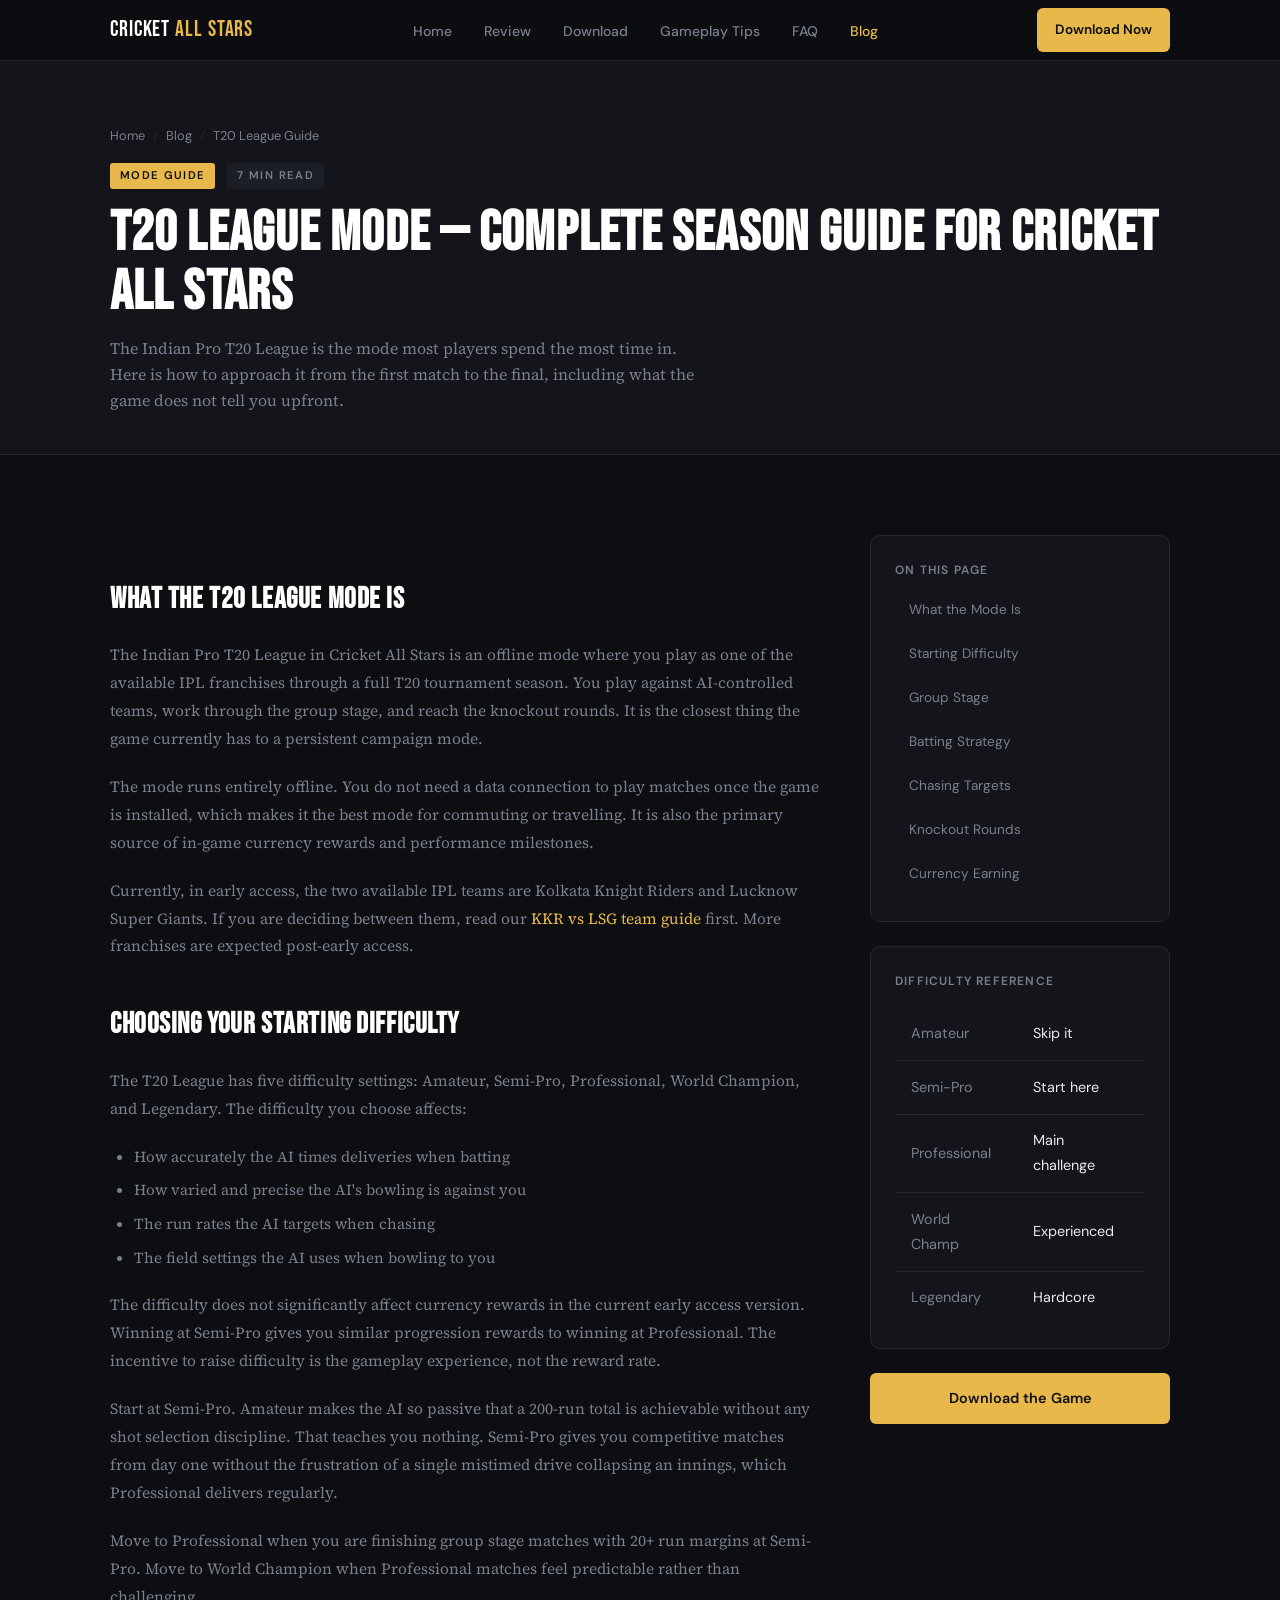
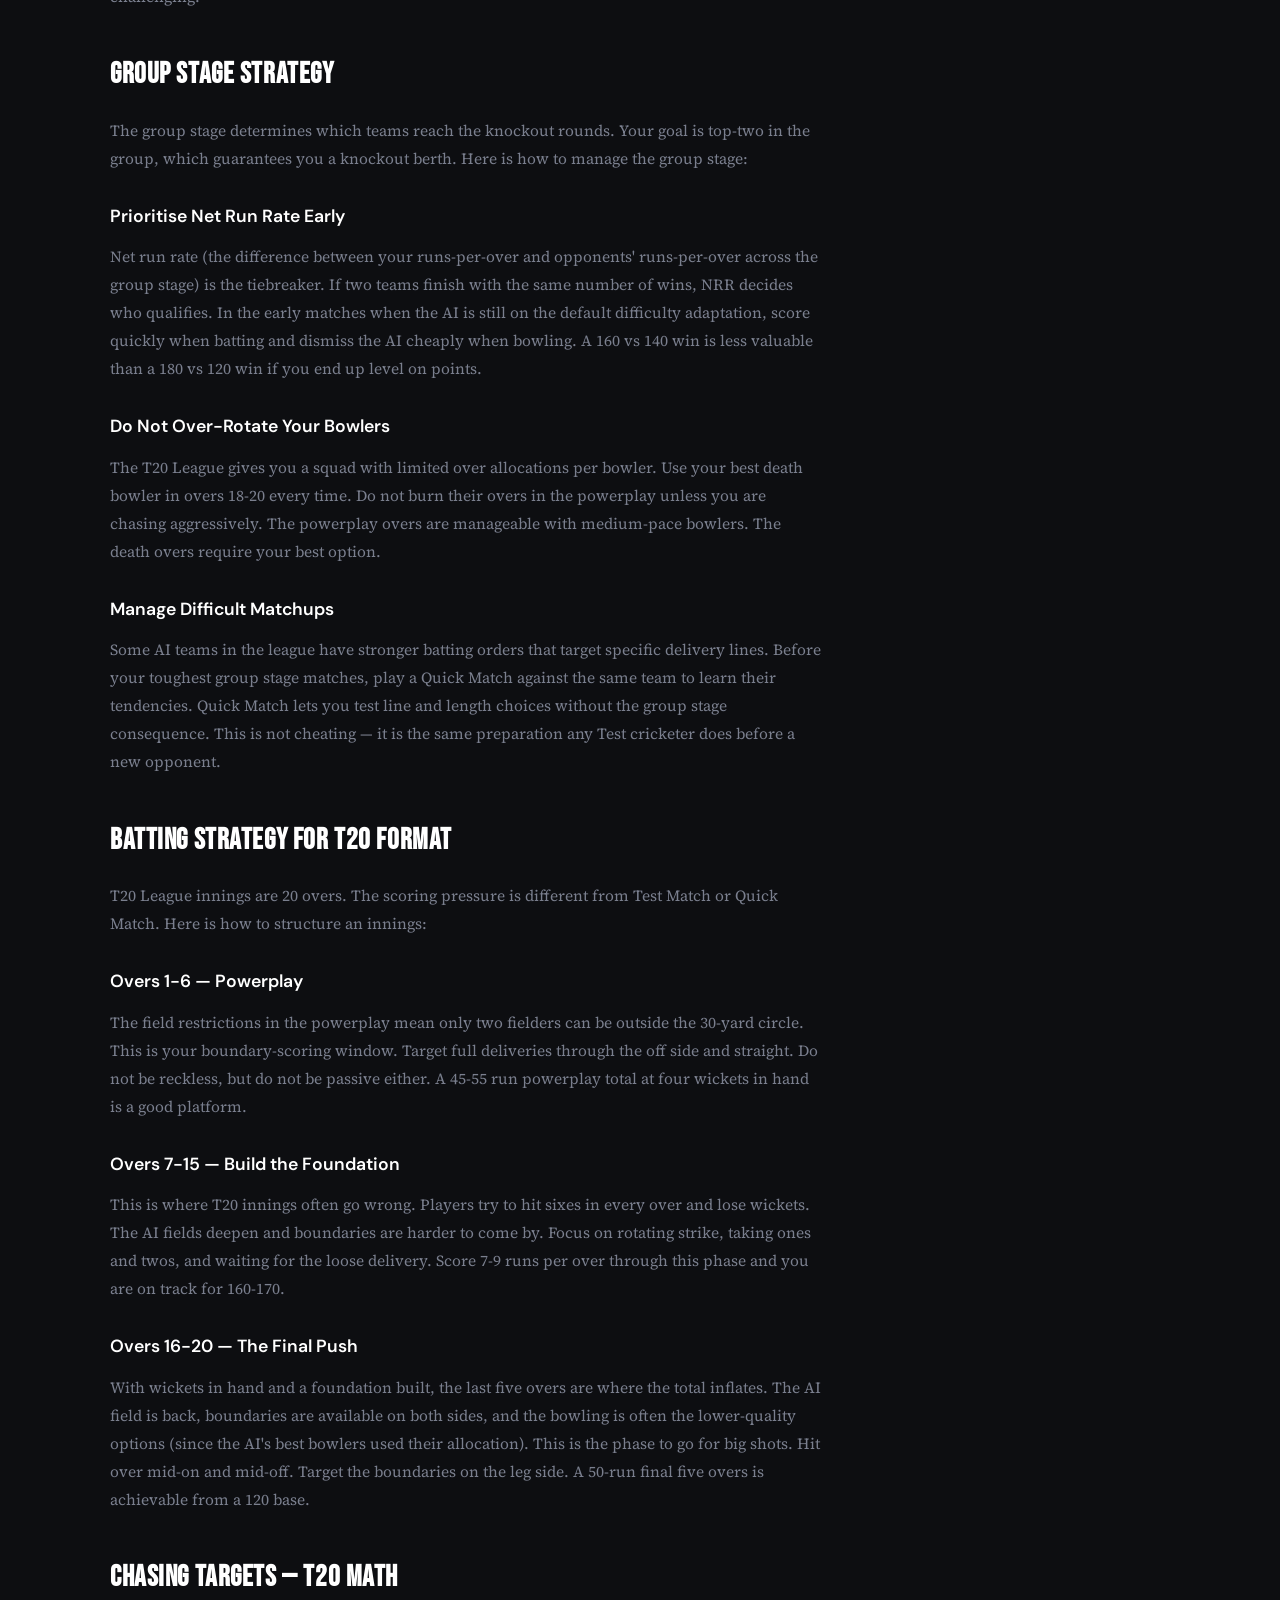
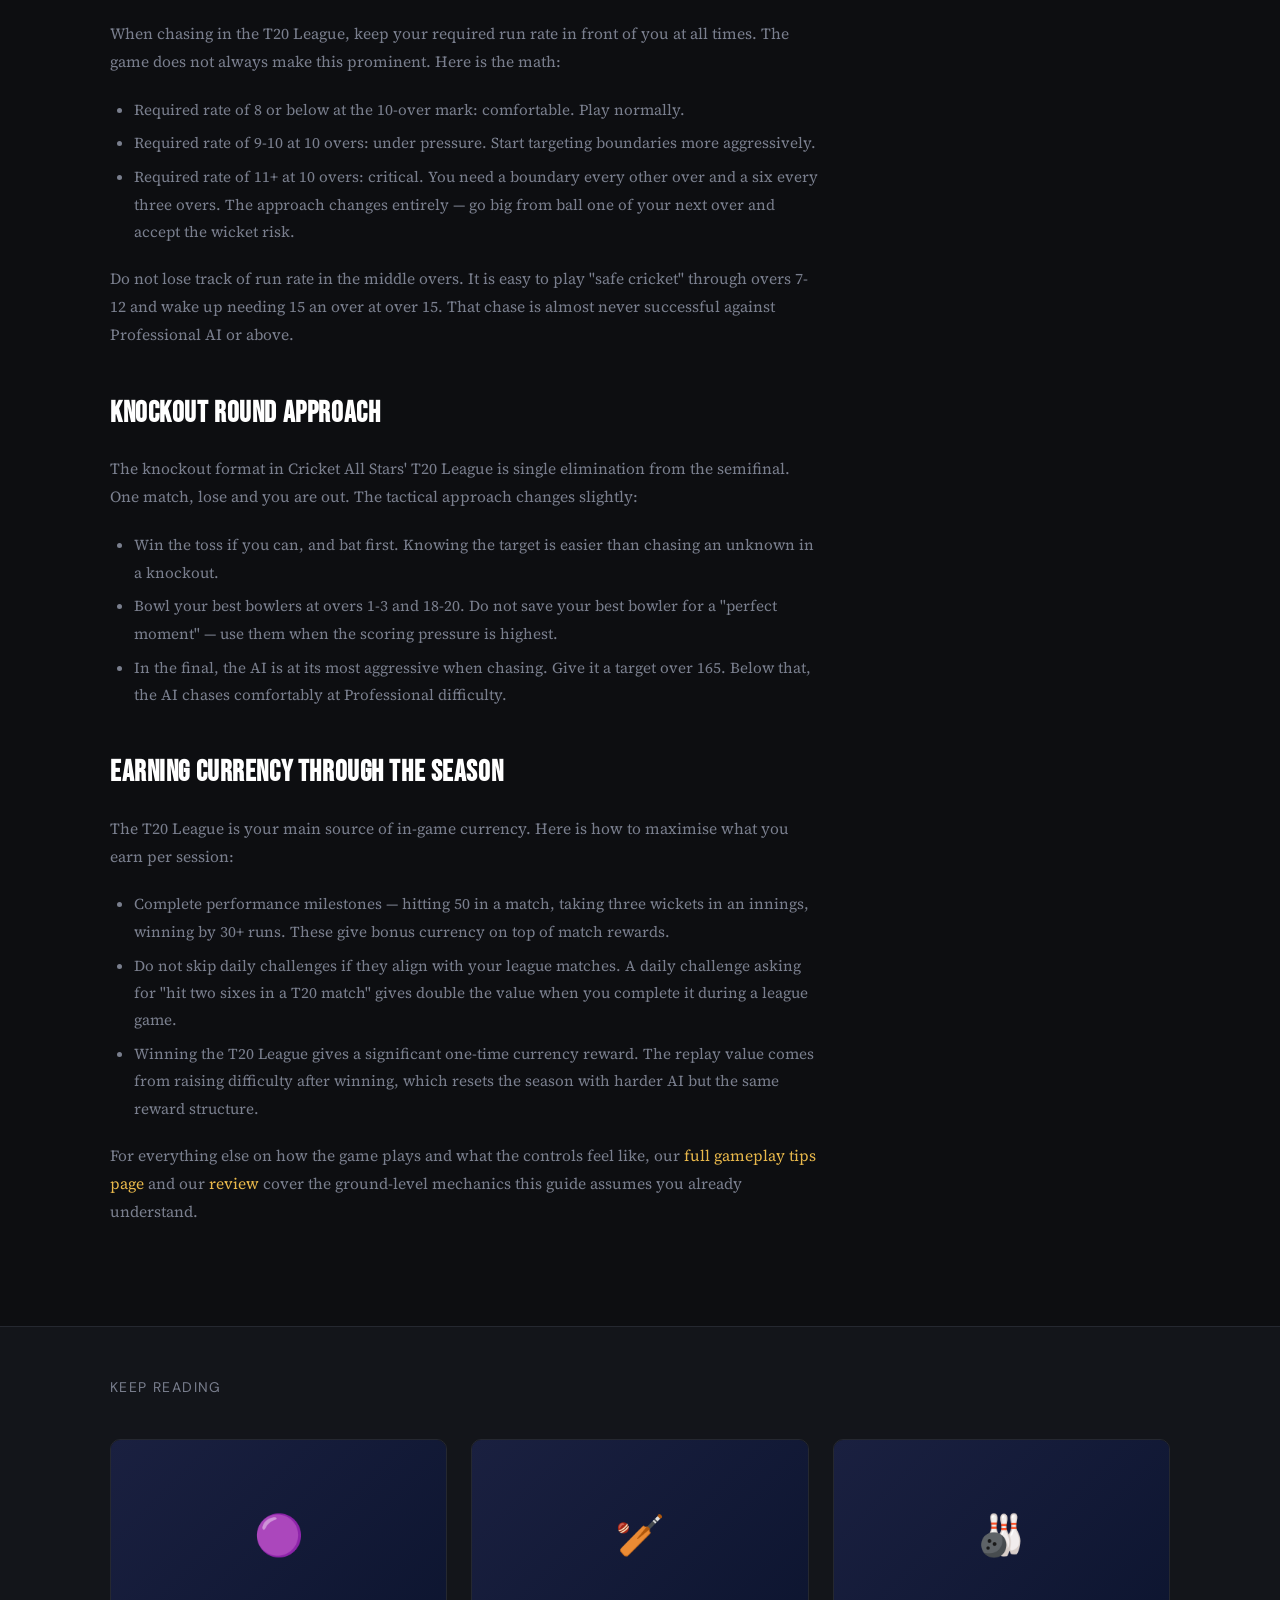
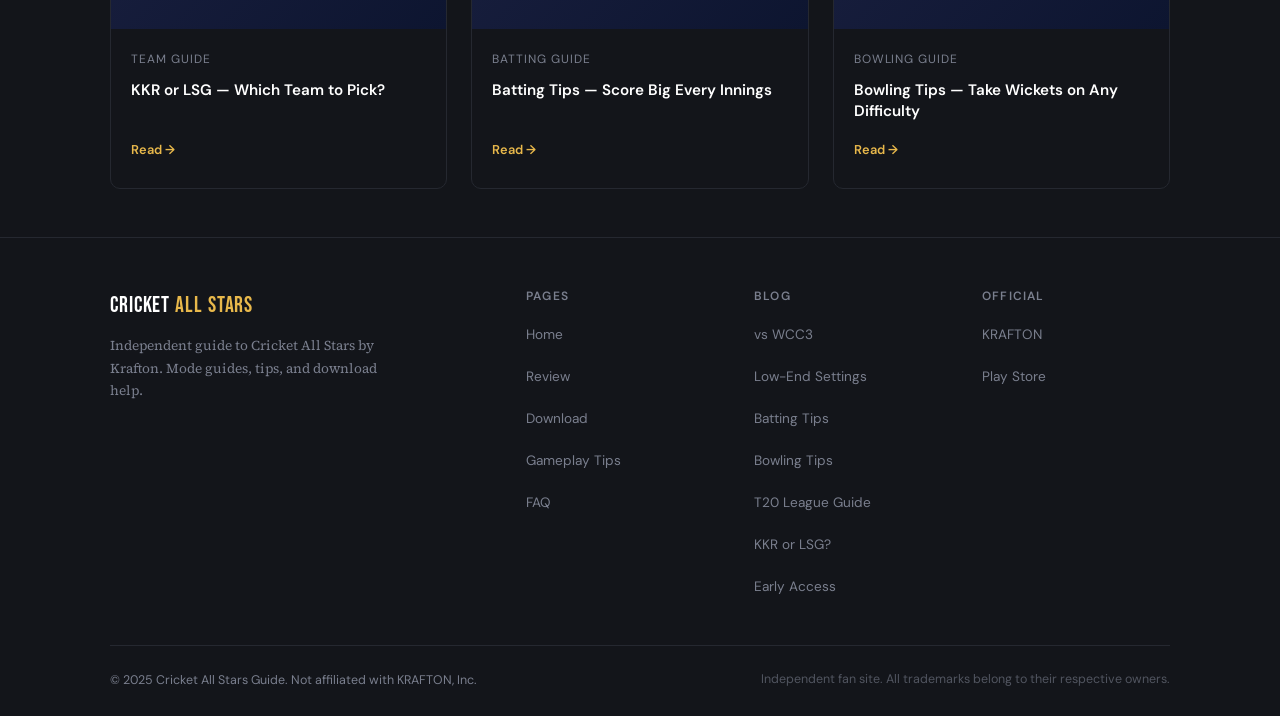
<file: blog/cricket-all-stars-t20-league-guide.html>
<!DOCTYPE html>
<html lang="en">
<head>
  <meta charset="UTF-8">
  <meta name="viewport" content="width=device-width, initial-scale=1.0, viewport-fit=cover">
  <title>Cricket All Stars T20 League Guide — Complete Season Walkthrough</title>
  <meta name="description" content="How to win the Indian Pro T20 League in Cricket All Stars: team selection, difficulty ramp, managing the season, knockout strategy, and earning in-game currency.">
  <link rel="canonical" href="https://nazzal5448.github.io/cricket-all-stars-game/blog/cricket-all-stars-t20-league-guide.html">
  <meta property="og:title" content="Cricket All Stars T20 League — Complete Season Guide">
  <meta property="og:description" content="Full walkthrough of the Indian Pro T20 League mode in Cricket All Stars, from team selection to winning the final.">
  <meta property="og:type" content="article">
  <link rel="stylesheet" href="../assets/css/style.css">
  <script type="application/ld+json">
  {
    "@context": "https://schema.org",
    "@type": "Article",
    "headline": "Cricket All Stars T20 League Guide — Complete Season Walkthrough",
    "description": "Complete guide to the Indian Pro T20 League mode in Cricket All Stars covering team selection, difficulty, season management, and finals strategy.",
    "author": { "@type": "Person", "name": "Cricket All Stars Guide" },
    "publisher": { "@type": "Organization", "name": "Cricket All Stars Guide" },
    "datePublished": "2025-05-20",
    "dateModified": "2025-05-20"
  }
  </script>
  <!-- Google tag (gtag.js) -->
  <script async src="https://www.googletagmanager.com/gtag/js?id=G-2MDLQGP7DT"></script>
  <script>
    window.dataLayer = window.dataLayer || [];
    function gtag(){dataLayer.push(arguments);}
    gtag('js', new Date());

    gtag('config', 'G-2MDLQGP7DT');
  </script>
</head>
<body>

<nav class="site-nav">
  <div class="nav-inner">
    <a href="../index.html" class="nav-logo">Cricket <span>All Stars</span></a>
    <ul class="nav-links">
      <li><a href="../index.html">Home</a></li>
      <li><a href="../review.html">Review</a></li>
      <li><a href="../download.html">Download</a></li>
      <li><a href="../gameplay.html">Gameplay Tips</a></li>
      <li><a href="../faq.html">FAQ</a></li>
      <li><a href="../blog.html" class="active">Blog</a></li>
    </ul>
    <a href="../download.html" class="btn btn-primary nav-cta">Download Now</a>
    <button class="nav-toggle" aria-label="Toggle navigation"><span></span><span></span><span></span></button>
  </div>
</nav>

<div class="page-hero">
  <div class="container">
    <nav class="breadcrumb"><a href="../index.html">Home</a><span>/</span><a href="../blog.html">Blog</a><span>/</span>T20 League Guide</nav>
    <div style="display:flex; gap:0.75rem; margin-bottom:1rem; flex-wrap:wrap;">
      <span class="tag">Mode Guide</span>
      <span class="tag muted">7 min read</span>
    </div>
    <h1>T20 League Mode — Complete Season Guide for Cricket All Stars</h1>
    <p>The Indian Pro T20 League is the mode most players spend the most time in. Here is how to approach it from the first match to the final, including what the game does not tell you upfront.</p>
  </div>
</div>

<section class="section">
  <div class="container">
    <div class="article-layout">

      <div class="article-body">

        <h2 id="what-is-t20-league">What the T20 League Mode Is</h2>
        <p>The Indian Pro T20 League in Cricket All Stars is an offline mode where you play as one of the available IPL franchises through a full T20 tournament season. You play against AI-controlled teams, work through the group stage, and reach the knockout rounds. It is the closest thing the game currently has to a persistent campaign mode.</p>
        <p>The mode runs entirely offline. You do not need a data connection to play matches once the game is installed, which makes it the best mode for commuting or travelling. It is also the primary source of in-game currency rewards and performance milestones.</p>
        <p>Currently, in early access, the two available IPL teams are Kolkata Knight Riders and Lucknow Super Giants. If you are deciding between them, read our <a href="cricket-all-stars-kkr-or-lsg.html">KKR vs LSG team guide</a> first. More franchises are expected post-early access.</p>

        <h2 id="starting-difficulty">Choosing Your Starting Difficulty</h2>
        <p>The T20 League has five difficulty settings: Amateur, Semi-Pro, Professional, World Champion, and Legendary. The difficulty you choose affects:</p>
        <ul>
          <li>How accurately the AI times deliveries when batting</li>
          <li>How varied and precise the AI's bowling is against you</li>
          <li>The run rates the AI targets when chasing</li>
          <li>The field settings the AI uses when bowling to you</li>
        </ul>
        <p>The difficulty does not significantly affect currency rewards in the current early access version. Winning at Semi-Pro gives you similar progression rewards to winning at Professional. The incentive to raise difficulty is the gameplay experience, not the reward rate.</p>
        <p>Start at Semi-Pro. Amateur makes the AI so passive that a 200-run total is achievable without any shot selection discipline. That teaches you nothing. Semi-Pro gives you competitive matches from day one without the frustration of a single mistimed drive collapsing an innings, which Professional delivers regularly.</p>
        <p>Move to Professional when you are finishing group stage matches with 20+ run margins at Semi-Pro. Move to World Champion when Professional matches feel predictable rather than challenging.</p>

        <h2 id="group-stage">Group Stage Strategy</h2>
        <p>The group stage determines which teams reach the knockout rounds. Your goal is top-two in the group, which guarantees you a knockout berth. Here is how to manage the group stage:</p>

        <h3>Prioritise Net Run Rate Early</h3>
        <p>Net run rate (the difference between your runs-per-over and opponents' runs-per-over across the group stage) is the tiebreaker. If two teams finish with the same number of wins, NRR decides who qualifies. In the early matches when the AI is still on the default difficulty adaptation, score quickly when batting and dismiss the AI cheaply when bowling. A 160 vs 140 win is less valuable than a 180 vs 120 win if you end up level on points.</p>

        <h3>Do Not Over-Rotate Your Bowlers</h3>
        <p>The T20 League gives you a squad with limited over allocations per bowler. Use your best death bowler in overs 18-20 every time. Do not burn their overs in the powerplay unless you are chasing aggressively. The powerplay overs are manageable with medium-pace bowlers. The death overs require your best option.</p>

        <h3>Manage Difficult Matchups</h3>
        <p>Some AI teams in the league have stronger batting orders that target specific delivery lines. Before your toughest group stage matches, play a Quick Match against the same team to learn their tendencies. Quick Match lets you test line and length choices without the group stage consequence. This is not cheating — it is the same preparation any Test cricketer does before a new opponent.</p>

        <h2 id="batting-in-t20">Batting Strategy for T20 Format</h2>
        <p>T20 League innings are 20 overs. The scoring pressure is different from Test Match or Quick Match. Here is how to structure an innings:</p>

        <h3>Overs 1-6 — Powerplay</h3>
        <p>The field restrictions in the powerplay mean only two fielders can be outside the 30-yard circle. This is your boundary-scoring window. Target full deliveries through the off side and straight. Do not be reckless, but do not be passive either. A 45-55 run powerplay total at four wickets in hand is a good platform.</p>

        <h3>Overs 7-15 — Build the Foundation</h3>
        <p>This is where T20 innings often go wrong. Players try to hit sixes in every over and lose wickets. The AI fields deepen and boundaries are harder to come by. Focus on rotating strike, taking ones and twos, and waiting for the loose delivery. Score 7-9 runs per over through this phase and you are on track for 160-170.</p>

        <h3>Overs 16-20 — The Final Push</h3>
        <p>With wickets in hand and a foundation built, the last five overs are where the total inflates. The AI field is back, boundaries are available on both sides, and the bowling is often the lower-quality options (since the AI's best bowlers used their allocation). This is the phase to go for big shots. Hit over mid-on and mid-off. Target the boundaries on the leg side. A 50-run final five overs is achievable from a 120 base.</p>

        <h2 id="chasing">Chasing Targets — T20 Math</h2>
        <p>When chasing in the T20 League, keep your required run rate in front of you at all times. The game does not always make this prominent. Here is the math:</p>
        <ul>
          <li>Required rate of 8 or below at the 10-over mark: comfortable. Play normally.</li>
          <li>Required rate of 9-10 at 10 overs: under pressure. Start targeting boundaries more aggressively.</li>
          <li>Required rate of 11+ at 10 overs: critical. You need a boundary every other over and a six every three overs. The approach changes entirely — go big from ball one of your next over and accept the wicket risk.</li>
        </ul>
        <p>Do not lose track of run rate in the middle overs. It is easy to play "safe cricket" through overs 7-12 and wake up needing 15 an over at over 15. That chase is almost never successful against Professional AI or above.</p>

        <h2 id="knockout-rounds">Knockout Round Approach</h2>
        <p>The knockout format in Cricket All Stars' T20 League is single elimination from the semifinal. One match, lose and you are out. The tactical approach changes slightly:</p>
        <ul>
          <li>Win the toss if you can, and bat first. Knowing the target is easier than chasing an unknown in a knockout.</li>
          <li>Bowl your best bowlers at overs 1-3 and 18-20. Do not save your best bowler for a "perfect moment" — use them when the scoring pressure is highest.</li>
          <li>In the final, the AI is at its most aggressive when chasing. Give it a target over 165. Below that, the AI chases comfortably at Professional difficulty.</li>
        </ul>

        <h2 id="currency-earning">Earning Currency Through the Season</h2>
        <p>The T20 League is your main source of in-game currency. Here is how to maximise what you earn per session:</p>
        <ul>
          <li>Complete performance milestones — hitting 50 in a match, taking three wickets in an innings, winning by 30+ runs. These give bonus currency on top of match rewards.</li>
          <li>Do not skip daily challenges if they align with your league matches. A daily challenge asking for "hit two sixes in a T20 match" gives double the value when you complete it during a league game.</li>
          <li>Winning the T20 League gives a significant one-time currency reward. The replay value comes from raising difficulty after winning, which resets the season with harder AI but the same reward structure.</li>
        </ul>
        <p>For everything else on how the game plays and what the controls feel like, our <a href="../gameplay.html">full gameplay tips page</a> and our <a href="../review.html">review</a> cover the ground-level mechanics this guide assumes you already understand.</p>

      </div>

      <aside class="article-sidebar">
        <div class="sidebar-box">
          <h4>On This Page</h4>
          <ul class="toc-list">
            <li><a href="#what-is-t20-league">What the Mode Is</a></li>
            <li><a href="#starting-difficulty">Starting Difficulty</a></li>
            <li><a href="#group-stage">Group Stage</a></li>
            <li><a href="#batting-in-t20">Batting Strategy</a></li>
            <li><a href="#chasing">Chasing Targets</a></li>
            <li><a href="#knockout-rounds">Knockout Rounds</a></li>
            <li><a href="#currency-earning">Currency Earning</a></li>
          </ul>
        </div>
        <div class="sidebar-box">
          <h4>Difficulty Reference</h4>
          <table class="req-table" style="margin-top:0;">
            <tr><td>Amateur</td><td>Skip it</td></tr>
            <tr><td>Semi-Pro</td><td>Start here</td></tr>
            <tr><td>Professional</td><td>Main challenge</td></tr>
            <tr><td>World Champ</td><td>Experienced</td></tr>
            <tr><td>Legendary</td><td>Hardcore</td></tr>
          </table>
        </div>
        <a href="../download.html" class="btn btn-primary" style="width:100%; justify-content:center; display:flex;">Download the Game</a>
      </aside>

    </div>
  </div>
</section>

<section class="section-sm" style="background:var(--bg2); border-top: 1px solid var(--border);">
  <div class="container">
    <p class="section-sub">Keep Reading</p>
    <div class="blog-grid">
      <div class="blog-card">
        <div class="blog-thumb">🟣</div>
        <div class="blog-body">
          <div class="blog-meta">Team Guide</div>
          <h3>KKR or LSG — Which Team to Pick?</h3>
          <a href="cricket-all-stars-kkr-or-lsg.html" class="blog-link">Read →</a>
        </div>
      </div>
      <div class="blog-card">
        <div class="blog-thumb">🏏</div>
        <div class="blog-body">
          <div class="blog-meta">Batting Guide</div>
          <h3>Batting Tips — Score Big Every Innings</h3>
          <a href="cricket-all-stars-batting-tips.html" class="blog-link">Read →</a>
        </div>
      </div>
      <div class="blog-card">
        <div class="blog-thumb">🎳</div>
        <div class="blog-body">
          <div class="blog-meta">Bowling Guide</div>
          <h3>Bowling Tips — Take Wickets on Any Difficulty</h3>
          <a href="cricket-all-stars-bowling-tips.html" class="blog-link">Read →</a>
        </div>
      </div>
    </div>
  </div>
</section>

<footer class="site-footer">
  <div class="container">
    <div class="footer-grid">
      <div class="footer-brand">
        <a href="../index.html" class="nav-logo">Cricket <span>All Stars</span></a>
        <p>Independent guide to Cricket All Stars by Krafton. Mode guides, tips, and download help.</p>
      </div>
      <div class="footer-col"><h4>Pages</h4><ul>
        <li><a href="../index.html">Home</a></li>
        <li><a href="../review.html">Review</a></li>
        <li><a href="../download.html">Download</a></li>
        <li><a href="../gameplay.html">Gameplay Tips</a></li>
        <li><a href="../faq.html">FAQ</a></li>
      </ul></div>
      <div class="footer-col"><h4>Blog</h4><ul>
        <li><a href="cricket-all-stars-vs-wcc3.html">vs WCC3</a></li>
        <li><a href="cricket-all-stars-settings-low-end-android.html">Low-End Settings</a></li>
        <li><a href="cricket-all-stars-batting-tips.html">Batting Tips</a></li>
        <li><a href="cricket-all-stars-bowling-tips.html">Bowling Tips</a></li>
        <li><a href="cricket-all-stars-t20-league-guide.html">T20 League Guide</a></li>
        <li><a href="cricket-all-stars-kkr-or-lsg.html">KKR or LSG?</a></li>
        <li><a href="cricket-all-stars-early-access-what-to-expect.html">Early Access</a></li>
      </ul></div>
      <div class="footer-col"><h4>Official</h4><ul>
        <li><a href="https://krafton.com" target="_blank" rel="noopener">KRAFTON</a></li>
        <li><a href="https://play.google.com/store/apps/details?id=com.krafton.cricketallstars" target="_blank" rel="noopener noreferrer">Play Store</a></li>
      </ul></div>
    </div>
    <div class="footer-bottom">
      <p>© 2025 Cricket All Stars Guide. Not affiliated with KRAFTON, Inc.</p>
      <p class="footer-disclaimer">Independent fan site. All trademarks belong to their respective owners.</p>
    </div>
  </div>
</footer>
<script src="../assets/js/main.js"></script>
</body>
</html>
</file>
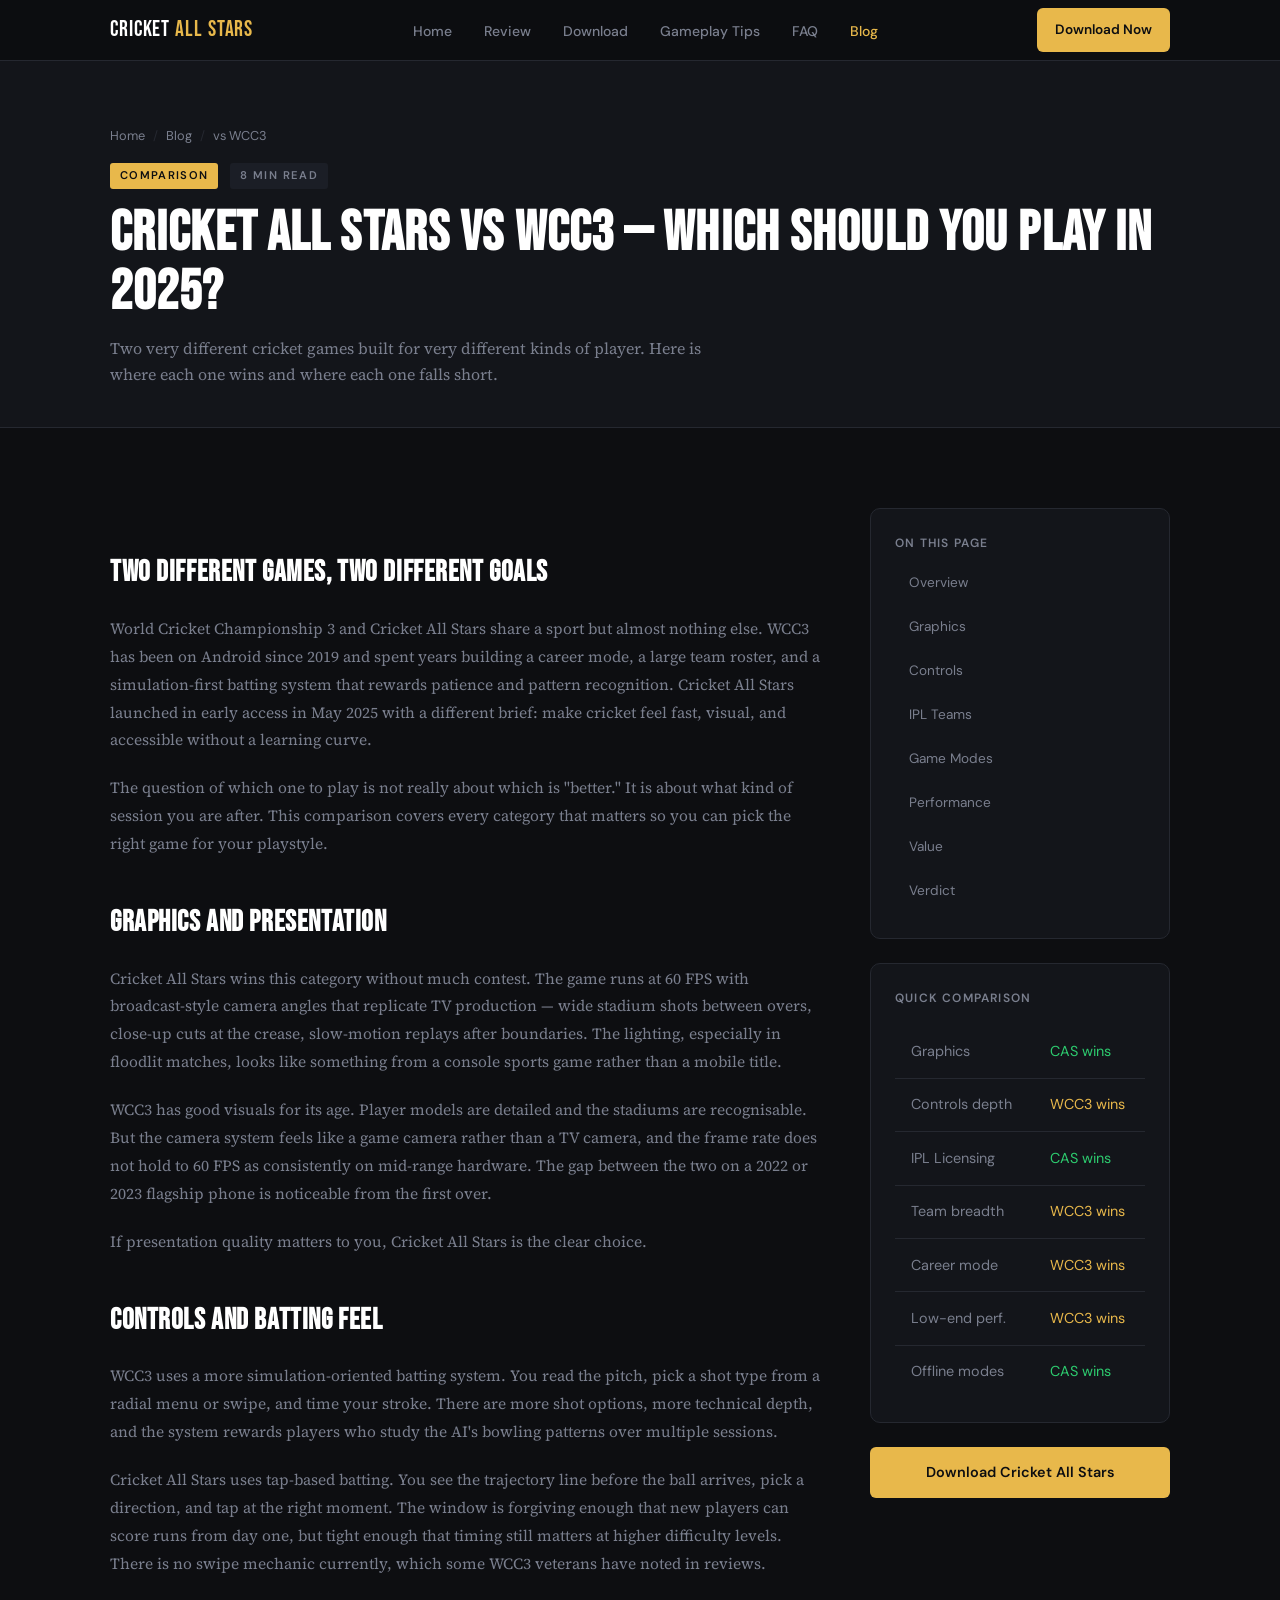
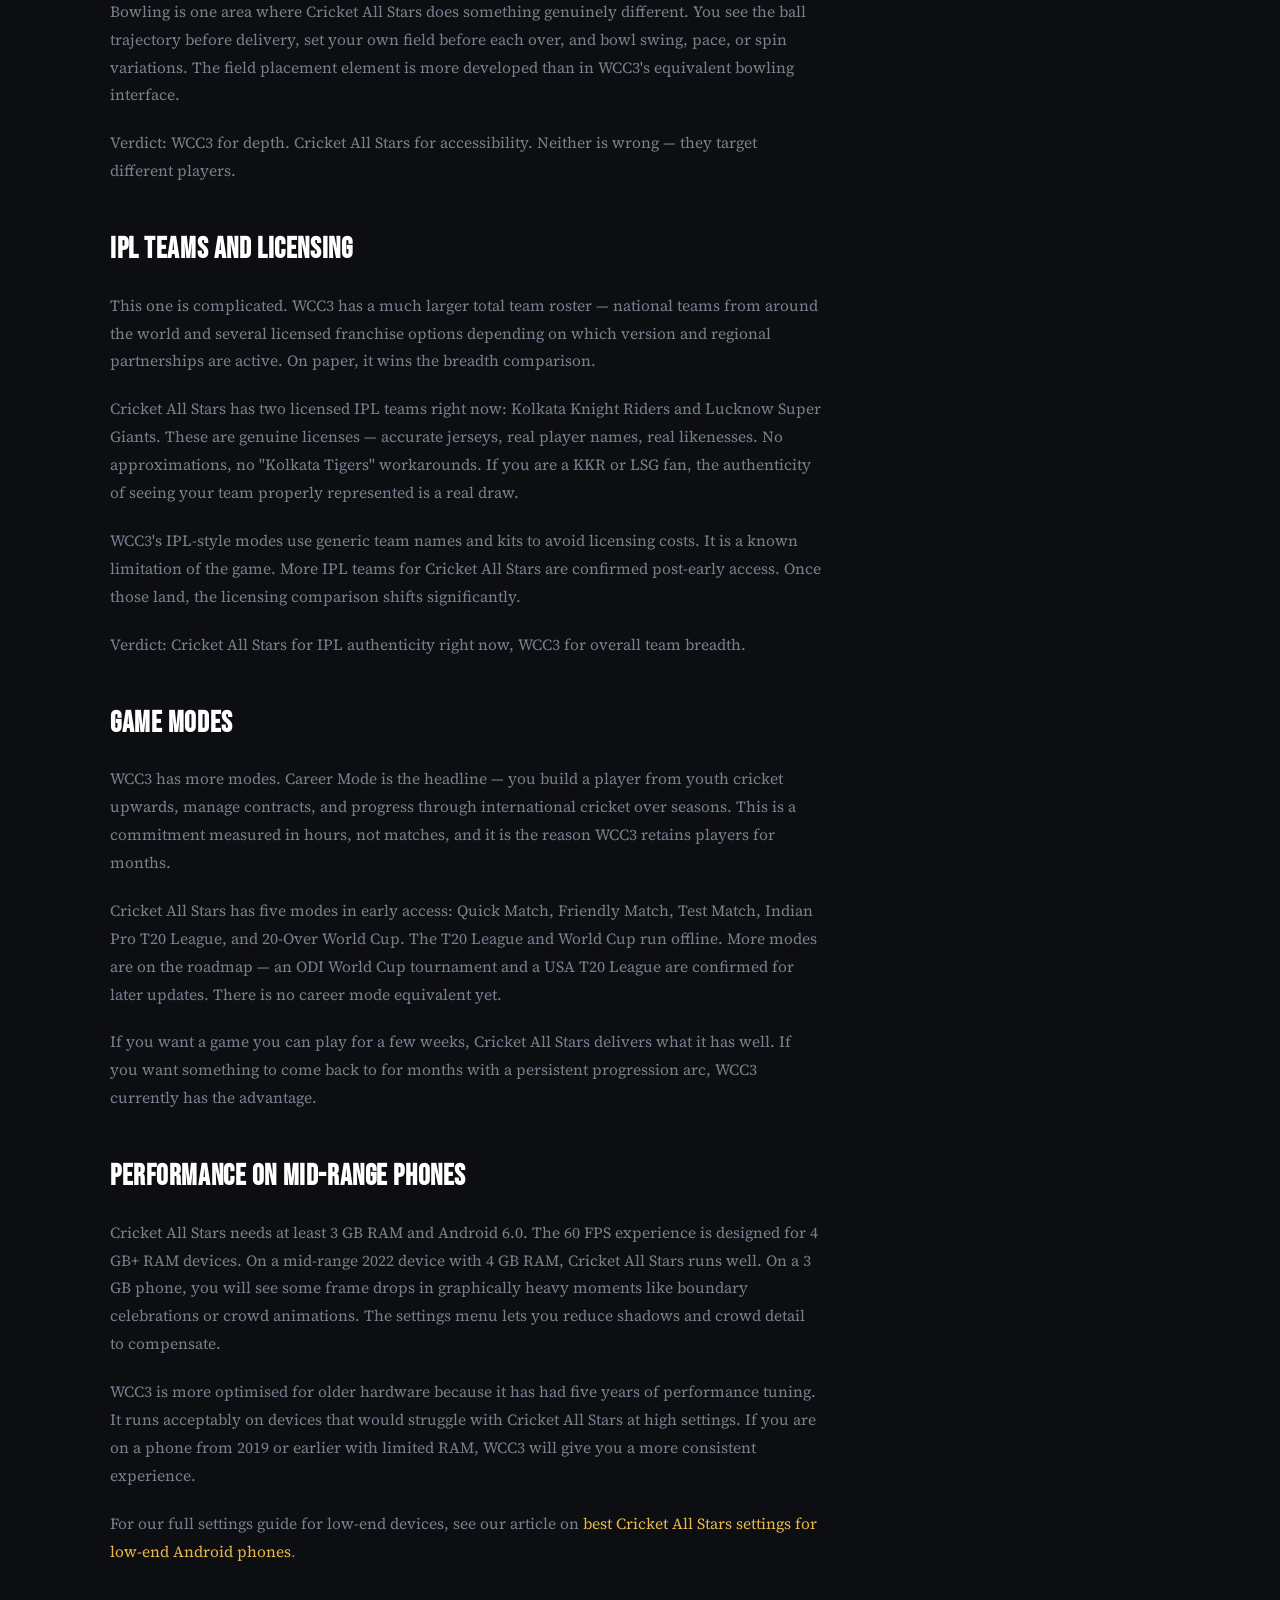
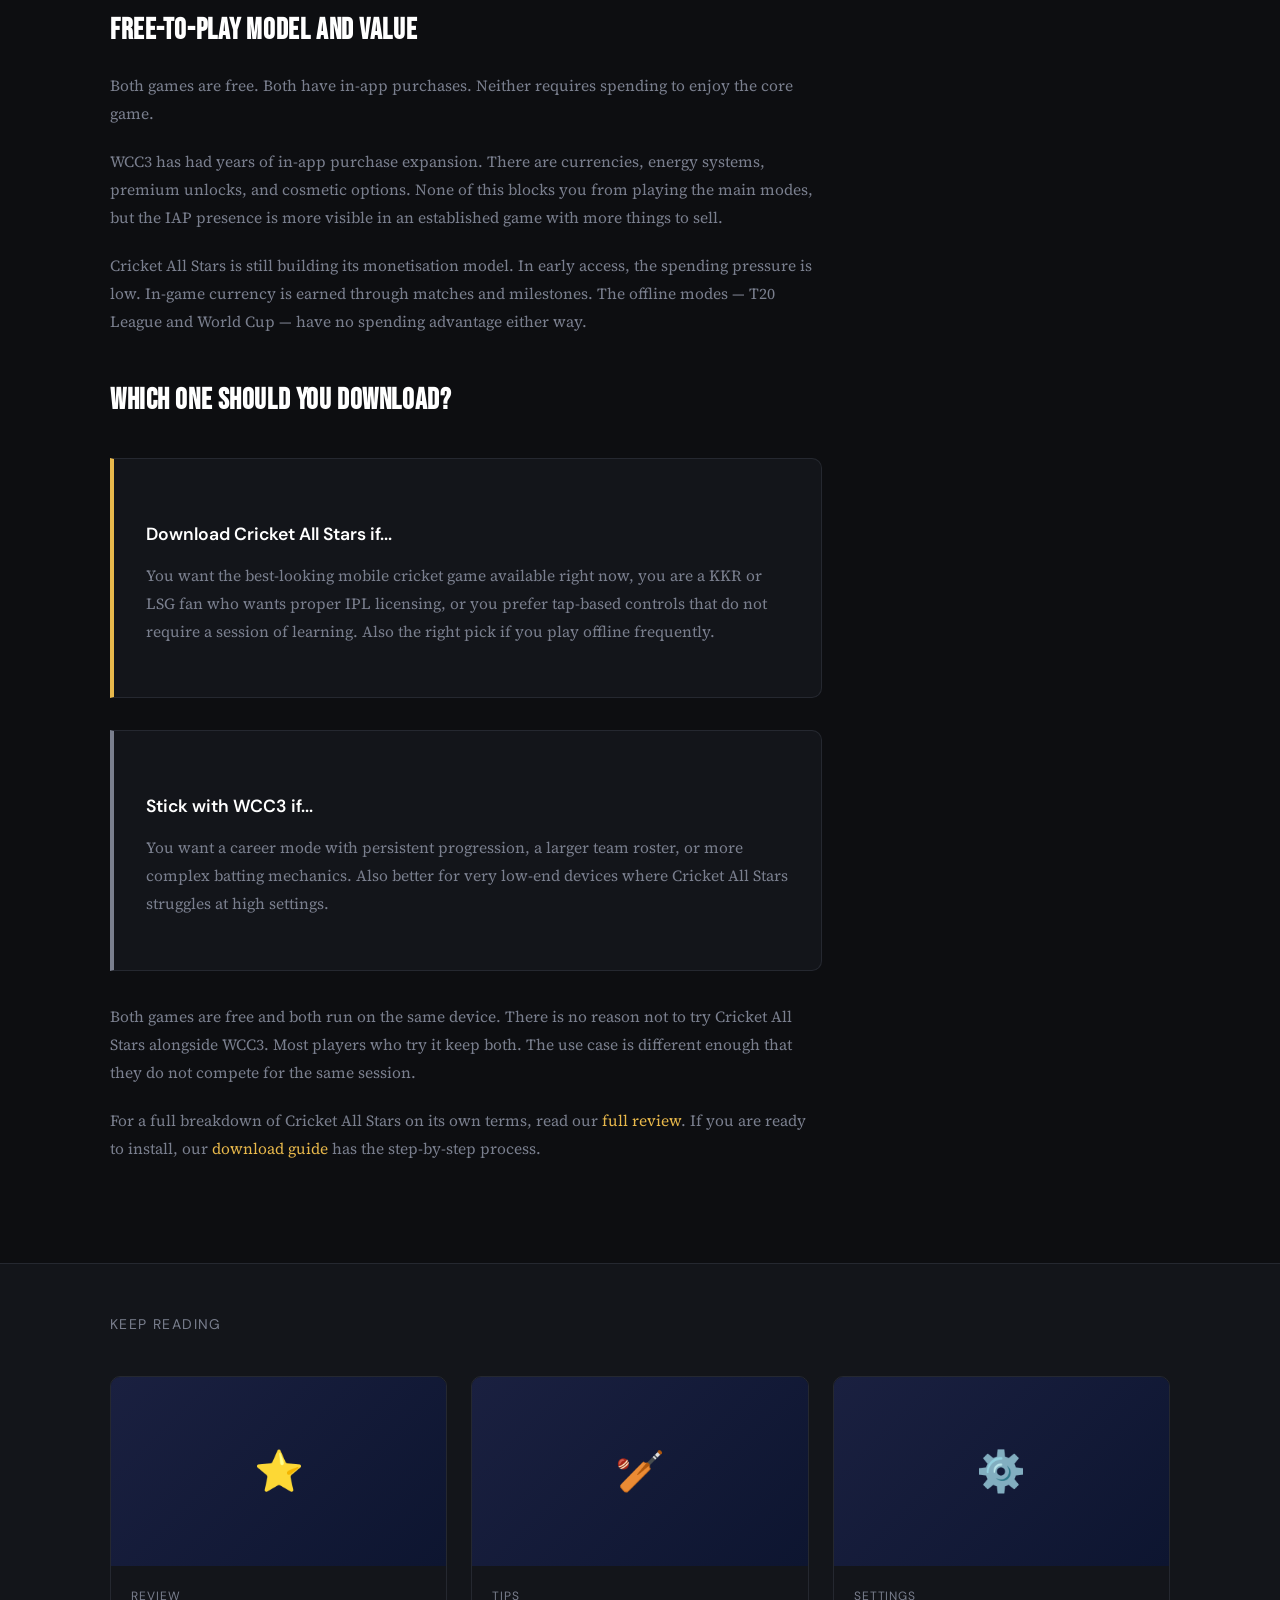
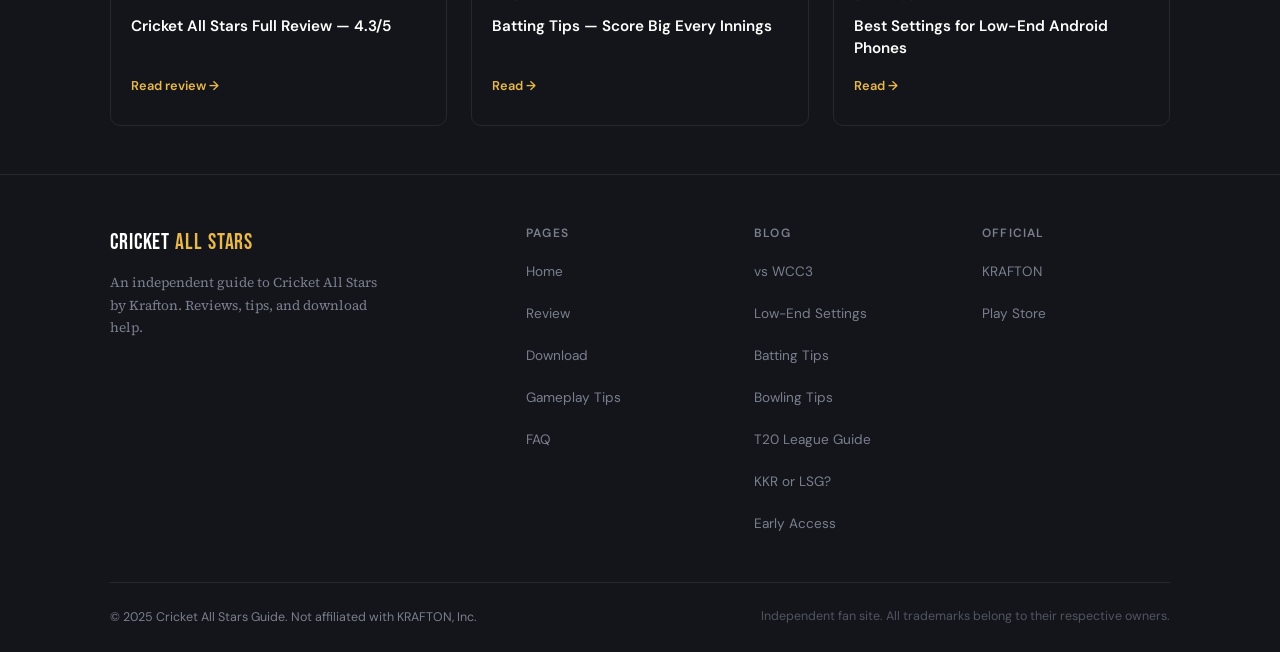
<file: blog/cricket-all-stars-vs-wcc3.html>
<!DOCTYPE html>
<html lang="en">
<head>
  <meta charset="UTF-8">
  <meta name="viewport" content="width=device-width, initial-scale=1.0, viewport-fit=cover">
  <title>Cricket All Stars vs WCC3 — Which Should You Play in 2025?</title>
  <meta name="description" content="Cricket All Stars vs WCC3 compared side by side: graphics, controls, IPL licensing, game modes, content depth, and which one is worth your time in 2025.">
  <link rel="canonical" href="https://nazzal5448.github.io/cricket-all-stars-game/blog/cricket-all-stars-vs-wcc3.html">
  <meta property="og:title" content="Cricket All Stars vs WCC3 — Full Comparison 2025">
  <meta property="og:description" content="We put Cricket All Stars and WCC3 side by side across every category that matters for mobile cricket players.">
  <meta property="og:type" content="article">
  <link rel="stylesheet" href="../assets/css/style.css">
  <script type="application/ld+json">
  {
    "@context": "https://schema.org",
    "@type": "Article",
    "headline": "Cricket All Stars vs WCC3 — Which Should You Play in 2025?",
    "description": "A detailed comparison of Cricket All Stars and WCC3 across graphics, controls, IPL teams, game modes, and overall value.",
    "author": { "@type": "Person", "name": "Cricket All Stars Guide" },
    "publisher": { "@type": "Organization", "name": "Cricket All Stars Guide" },
    "datePublished": "2025-05-20",
    "dateModified": "2025-05-20"
  }
  </script>
  <!-- Google tag (gtag.js) -->
  <script async src="https://www.googletagmanager.com/gtag/js?id=G-2MDLQGP7DT"></script>
  <script>
    window.dataLayer = window.dataLayer || [];
    function gtag(){dataLayer.push(arguments);}
    gtag('js', new Date());

    gtag('config', 'G-2MDLQGP7DT');
  </script>
</head>
<body>

<nav class="site-nav">
  <div class="nav-inner">
    <a href="../index.html" class="nav-logo">Cricket <span>All Stars</span></a>
    <ul class="nav-links">
      <li><a href="../index.html">Home</a></li>
      <li><a href="../review.html">Review</a></li>
      <li><a href="../download.html">Download</a></li>
      <li><a href="../gameplay.html">Gameplay Tips</a></li>
      <li><a href="../faq.html">FAQ</a></li>
      <li><a href="../blog.html" class="active">Blog</a></li>
    </ul>
    <a href="../download.html" class="btn btn-primary nav-cta">Download Now</a>
    <button class="nav-toggle" aria-label="Toggle navigation"><span></span><span></span><span></span></button>
  </div>
</nav>

<div class="page-hero">
  <div class="container">
    <nav class="breadcrumb"><a href="../index.html">Home</a><span>/</span><a href="../blog.html">Blog</a><span>/</span>vs WCC3</nav>
    <div style="display:flex; gap:0.75rem; margin-bottom:1rem; flex-wrap:wrap;">
      <span class="tag">Comparison</span>
      <span class="tag muted">8 min read</span>
    </div>
    <h1>Cricket All Stars vs WCC3 — Which Should You Play in 2025?</h1>
    <p>Two very different cricket games built for very different kinds of player. Here is where each one wins and where each one falls short.</p>
  </div>
</div>

<section class="section">
  <div class="container">
    <div class="article-layout">

      <div class="article-body">

        <h2 id="overview">Two Different Games, Two Different Goals</h2>
        <p>World Cricket Championship 3 and Cricket All Stars share a sport but almost nothing else. WCC3 has been on Android since 2019 and spent years building a career mode, a large team roster, and a simulation-first batting system that rewards patience and pattern recognition. Cricket All Stars launched in early access in May 2025 with a different brief: make cricket feel fast, visual, and accessible without a learning curve.</p>
        <p>The question of which one to play is not really about which is "better." It is about what kind of session you are after. This comparison covers every category that matters so you can pick the right game for your playstyle.</p>

        <h2 id="graphics">Graphics and Presentation</h2>
        <p>Cricket All Stars wins this category without much contest. The game runs at 60 FPS with broadcast-style camera angles that replicate TV production — wide stadium shots between overs, close-up cuts at the crease, slow-motion replays after boundaries. The lighting, especially in floodlit matches, looks like something from a console sports game rather than a mobile title.</p>
        <p>WCC3 has good visuals for its age. Player models are detailed and the stadiums are recognisable. But the camera system feels like a game camera rather than a TV camera, and the frame rate does not hold to 60 FPS as consistently on mid-range hardware. The gap between the two on a 2022 or 2023 flagship phone is noticeable from the first over.</p>
        <p>If presentation quality matters to you, Cricket All Stars is the clear choice.</p>

        <h2 id="controls">Controls and Batting Feel</h2>
        <p>WCC3 uses a more simulation-oriented batting system. You read the pitch, pick a shot type from a radial menu or swipe, and time your stroke. There are more shot options, more technical depth, and the system rewards players who study the AI's bowling patterns over multiple sessions.</p>
        <p>Cricket All Stars uses tap-based batting. You see the trajectory line before the ball arrives, pick a direction, and tap at the right moment. The window is forgiving enough that new players can score runs from day one, but tight enough that timing still matters at higher difficulty levels. There is no swipe mechanic currently, which some WCC3 veterans have noted in reviews.</p>
        <p>Bowling is one area where Cricket All Stars does something genuinely different. You see the ball trajectory before delivery, set your own field before each over, and bowl swing, pace, or spin variations. The field placement element is more developed than in WCC3's equivalent bowling interface.</p>
        <p>Verdict: WCC3 for depth. Cricket All Stars for accessibility. Neither is wrong — they target different players.</p>

        <h2 id="teams">IPL Teams and Licensing</h2>
        <p>This one is complicated. WCC3 has a much larger total team roster — national teams from around the world and several licensed franchise options depending on which version and regional partnerships are active. On paper, it wins the breadth comparison.</p>
        <p>Cricket All Stars has two licensed IPL teams right now: Kolkata Knight Riders and Lucknow Super Giants. These are genuine licenses — accurate jerseys, real player names, real likenesses. No approximations, no "Kolkata Tigers" workarounds. If you are a KKR or LSG fan, the authenticity of seeing your team properly represented is a real draw.</p>
        <p>WCC3's IPL-style modes use generic team names and kits to avoid licensing costs. It is a known limitation of the game. More IPL teams for Cricket All Stars are confirmed post-early access. Once those land, the licensing comparison shifts significantly.</p>
        <p>Verdict: Cricket All Stars for IPL authenticity right now, WCC3 for overall team breadth.</p>

        <h2 id="modes">Game Modes</h2>
        <p>WCC3 has more modes. Career Mode is the headline — you build a player from youth cricket upwards, manage contracts, and progress through international cricket over seasons. This is a commitment measured in hours, not matches, and it is the reason WCC3 retains players for months.</p>
        <p>Cricket All Stars has five modes in early access: Quick Match, Friendly Match, Test Match, Indian Pro T20 League, and 20-Over World Cup. The T20 League and World Cup run offline. More modes are on the roadmap — an ODI World Cup tournament and a USA T20 League are confirmed for later updates. There is no career mode equivalent yet.</p>
        <p>If you want a game you can play for a few weeks, Cricket All Stars delivers what it has well. If you want something to come back to for months with a persistent progression arc, WCC3 currently has the advantage.</p>

        <h2 id="performance">Performance on Mid-Range Phones</h2>
        <p>Cricket All Stars needs at least 3 GB RAM and Android 6.0. The 60 FPS experience is designed for 4 GB+ RAM devices. On a mid-range 2022 device with 4 GB RAM, Cricket All Stars runs well. On a 3 GB phone, you will see some frame drops in graphically heavy moments like boundary celebrations or crowd animations. The settings menu lets you reduce shadows and crowd detail to compensate.</p>
        <p>WCC3 is more optimised for older hardware because it has had five years of performance tuning. It runs acceptably on devices that would struggle with Cricket All Stars at high settings. If you are on a phone from 2019 or earlier with limited RAM, WCC3 will give you a more consistent experience.</p>
        <p>For our full settings guide for low-end devices, see our article on <a href="cricket-all-stars-settings-low-end-android.html">best Cricket All Stars settings for low-end Android phones</a>.</p>

        <h2 id="value">Free-to-Play Model and Value</h2>
        <p>Both games are free. Both have in-app purchases. Neither requires spending to enjoy the core game.</p>
        <p>WCC3 has had years of in-app purchase expansion. There are currencies, energy systems, premium unlocks, and cosmetic options. None of this blocks you from playing the main modes, but the IAP presence is more visible in an established game with more things to sell.</p>
        <p>Cricket All Stars is still building its monetisation model. In early access, the spending pressure is low. In-game currency is earned through matches and milestones. The offline modes — T20 League and World Cup — have no spending advantage either way.</p>

        <h2 id="verdict">Which One Should You Download?</h2>
        <div class="verdict-box">
          <h3>Download Cricket All Stars if...</h3>
          <p>You want the best-looking mobile cricket game available right now, you are a KKR or LSG fan who wants proper IPL licensing, or you prefer tap-based controls that do not require a session of learning. Also the right pick if you play offline frequently.</p>
        </div>
        <div class="verdict-box" style="border-left-color: var(--muted); margin-top: 1rem;">
          <h3>Stick with WCC3 if...</h3>
          <p>You want a career mode with persistent progression, a larger team roster, or more complex batting mechanics. Also better for very low-end devices where Cricket All Stars struggles at high settings.</p>
        </div>
        <p style="margin-top: 1.5rem;">Both games are free and both run on the same device. There is no reason not to try Cricket All Stars alongside WCC3. Most players who try it keep both. The use case is different enough that they do not compete for the same session.</p>
        <p>For a full breakdown of Cricket All Stars on its own terms, read our <a href="../review.html">full review</a>. If you are ready to install, our <a href="../download.html">download guide</a> has the step-by-step process.</p>

      </div>

      <aside class="article-sidebar">
        <div class="sidebar-box">
          <h4>On This Page</h4>
          <ul class="toc-list">
            <li><a href="#overview">Overview</a></li>
            <li><a href="#graphics">Graphics</a></li>
            <li><a href="#controls">Controls</a></li>
            <li><a href="#teams">IPL Teams</a></li>
            <li><a href="#modes">Game Modes</a></li>
            <li><a href="#performance">Performance</a></li>
            <li><a href="#value">Value</a></li>
            <li><a href="#verdict">Verdict</a></li>
          </ul>
        </div>
        <div class="sidebar-box">
          <h4>Quick Comparison</h4>
          <table class="req-table" style="margin-top:0;">
            <tr><td>Graphics</td><td style="color:var(--green);">CAS wins</td></tr>
            <tr><td>Controls depth</td><td style="color:var(--gold);">WCC3 wins</td></tr>
            <tr><td>IPL Licensing</td><td style="color:var(--green);">CAS wins</td></tr>
            <tr><td>Team breadth</td><td style="color:var(--gold);">WCC3 wins</td></tr>
            <tr><td>Career mode</td><td style="color:var(--gold);">WCC3 wins</td></tr>
            <tr><td>Low-end perf.</td><td style="color:var(--gold);">WCC3 wins</td></tr>
            <tr><td>Offline modes</td><td style="color:var(--green);">CAS wins</td></tr>
          </table>
        </div>
        <a href="../download.html" class="btn btn-primary" style="width:100%; justify-content:center; display:flex;">Download Cricket All Stars</a>
      </aside>

    </div>
  </div>
</section>

<section class="section-sm" style="background:var(--bg2); border-top: 1px solid var(--border);">
  <div class="container">
    <p class="section-sub">Keep Reading</p>
    <div class="blog-grid">
      <div class="blog-card">
        <div class="blog-thumb">⭐</div>
        <div class="blog-body">
          <div class="blog-meta">Review</div>
          <h3>Cricket All Stars Full Review — 4.3/5</h3>
          <a href="../review.html" class="blog-link">Read review →</a>
        </div>
      </div>
      <div class="blog-card">
        <div class="blog-thumb">🏏</div>
        <div class="blog-body">
          <div class="blog-meta">Tips</div>
          <h3>Batting Tips — Score Big Every Innings</h3>
          <a href="cricket-all-stars-batting-tips.html" class="blog-link">Read →</a>
        </div>
      </div>
      <div class="blog-card">
        <div class="blog-thumb">⚙️</div>
        <div class="blog-body">
          <div class="blog-meta">Settings</div>
          <h3>Best Settings for Low-End Android Phones</h3>
          <a href="cricket-all-stars-settings-low-end-android.html" class="blog-link">Read →</a>
        </div>
      </div>
    </div>
  </div>
</section>

<footer class="site-footer">
  <div class="container">
    <div class="footer-grid">
      <div class="footer-brand">
        <a href="../index.html" class="nav-logo">Cricket <span>All Stars</span></a>
        <p>An independent guide to Cricket All Stars by Krafton. Reviews, tips, and download help.</p>
      </div>
      <div class="footer-col"><h4>Pages</h4><ul>
        <li><a href="../index.html">Home</a></li>
        <li><a href="../review.html">Review</a></li>
        <li><a href="../download.html">Download</a></li>
        <li><a href="../gameplay.html">Gameplay Tips</a></li>
        <li><a href="../faq.html">FAQ</a></li>
      </ul></div>
      <div class="footer-col"><h4>Blog</h4><ul>
        <li><a href="cricket-all-stars-vs-wcc3.html">vs WCC3</a></li>
        <li><a href="cricket-all-stars-settings-low-end-android.html">Low-End Settings</a></li>
        <li><a href="cricket-all-stars-batting-tips.html">Batting Tips</a></li>
        <li><a href="cricket-all-stars-bowling-tips.html">Bowling Tips</a></li>
        <li><a href="cricket-all-stars-t20-league-guide.html">T20 League Guide</a></li>
        <li><a href="cricket-all-stars-kkr-or-lsg.html">KKR or LSG?</a></li>
        <li><a href="cricket-all-stars-early-access-what-to-expect.html">Early Access</a></li>
      </ul></div>
      <div class="footer-col"><h4>Official</h4><ul>
        <li><a href="https://krafton.com" target="_blank" rel="noopener">KRAFTON</a></li>
        <li><a href="https://play.google.com/store/apps/details?id=com.krafton.cricketallstars" target="_blank" rel="noopener noreferrer">Play Store</a></li>
      </ul></div>
    </div>
    <div class="footer-bottom">
      <p>© 2025 Cricket All Stars Guide. Not affiliated with KRAFTON, Inc.</p>
      <p class="footer-disclaimer">Independent fan site. All trademarks belong to their respective owners.</p>
    </div>
  </div>
</footer>
<script src="../assets/js/main.js"></script>
</body>
</html>
</file>
<file: assets/css/style.css>
/* =========================================
   Cricket All Stars — Site Stylesheet
   Aesthetic: Editorial Sports Magazine
   Dark base, gold accents, sharp type
   APPROACH: Mobile-first
   Base = mobile (< 640px)
   sm   = min-width: 640px
   md   = min-width: 900px
   lg   = min-width: 1100px
   ========================================= */

@import url('https://fonts.googleapis.com/css2?family=Bebas+Neue&family=Source+Serif+4:ital,wght@0,300;0,400;0,600;0,700;1,400&family=DM+Sans:wght@400;500;600&display=swap');

:root {
  --bg:        #0d0e11;
  --bg2:       #13151a;
  --bg3:       #1b1e26;
  --border:    #252830;
  --gold:      #e8b84b;
  --gold-dim:  #a07c28;
  --green:     #2dcc6f;
  --red:       #e84b4b;
  --text:      #e8e9ed;
  --muted:     #7a7f8e;
  --white:     #ffffff;
  --font-display: 'Bebas Neue', sans-serif;
  --font-body:    'Source Serif 4', Georgia, serif;
  --font-ui:      'DM Sans', sans-serif;
  --radius:    6px;
  --max:       1100px;
  --transition: 0.2s ease;
}

/* ---- RESET ---- */
*, *::before, *::after { box-sizing: border-box; margin: 0; padding: 0; }
html {
  scroll-behavior: smooth;
  font-size: 16px;
  -webkit-text-size-adjust: 100%;
  overflow-x: hidden;
}
body {
  background: var(--bg);
  color: var(--text);
  font-family: var(--font-body);
  font-size: 1rem;
  line-height: 1.75;
  -webkit-font-smoothing: antialiased;
  overflow-x: hidden;
  min-width: 0;
}
a { color: var(--gold); text-decoration: none; transition: color var(--transition); }
a:hover { color: var(--white); }
img { max-width: 100%; display: block; }

/* ---- UTILITY ---- */
.container {
  width: 100%;
  max-width: var(--max);
  margin: 0 auto;
  padding: 0 1rem;
}
@media (min-width: 640px) {
  .container { padding: 0 1.5rem; }
}
@media (min-width: 900px) {
  .container { padding: 0 1.25rem; }
}

.tag {
  display: inline-block;
  font-family: var(--font-ui);
  font-size: 0.7rem;
  font-weight: 600;
  letter-spacing: 0.12em;
  text-transform: uppercase;
  padding: 3px 10px;
  border-radius: 3px;
  background: var(--gold);
  color: var(--bg);
}
.tag.green { background: var(--green); }
.tag.red   { background: var(--red); }
.tag.muted { background: var(--bg3); color: var(--muted); }

/* Mobile: tighter section padding */
.section     { padding: 3rem 0; }
.section-sm  { padding: 2rem 0; }
.divider     { border: none; border-top: 1px solid var(--border); margin: 2rem 0; }

@media (min-width: 900px) {
  .section    { padding: 5rem 0; }
  .section-sm { padding: 3rem 0; }
  .divider    { margin: 3rem 0; }
}

/* ---- NAV ---- */
.site-nav {
  position: sticky;
  top: 0;
  z-index: 100;
  background: rgba(13,14,17,0.97);
  backdrop-filter: blur(8px);
  -webkit-backdrop-filter: blur(8px);
  border-bottom: 1px solid var(--border);
}
.nav-inner {
  display: flex;
  align-items: center;
  justify-content: space-between;
  height: 56px;
  max-width: var(--max);
  margin: 0 auto;
  padding: 0 1rem;
  position: relative;
}
@media (min-width: 640px) {
  .nav-inner { padding: 0 1.5rem; }
}
@media (min-width: 900px) {
  .nav-inner { height: 60px; padding: 0 1.25rem; }
}

.nav-logo {
  font-family: var(--font-display);
  font-size: 1.25rem;
  color: var(--white);
  letter-spacing: 0.04em;
  flex-shrink: 0;
}
@media (min-width: 640px) {
  .nav-logo { font-size: 1.4rem; }
}
.nav-logo span { color: var(--gold); }

/* Desktop nav links — hidden on mobile, shown at md */
.nav-links {
  display: none;
  list-style: none;
}
@media (min-width: 900px) {
  .nav-links {
    display: flex;
    gap: 2rem;
  }
}
.nav-links a {
  font-family: var(--font-ui);
  font-size: 0.875rem;
  font-weight: 500;
  color: var(--muted);
  transition: color var(--transition);
}
.nav-links a:hover,
.nav-links a.active { color: var(--gold); }

/* Desktop CTA button — hidden on mobile */
.site-nav .nav-cta {
  display: none;
  font-family: var(--font-ui);
  font-size: 0.85rem;
  font-weight: 600;
  background: var(--gold);
  color: var(--bg) !important;
  padding: 8px 18px;
  border-radius: var(--radius);
  transition: background var(--transition), transform var(--transition);
}
@media (min-width: 900px) {
  .site-nav .nav-cta { display: inline-flex; align-items: center; }
}
.site-nav .nav-cta:hover { background: var(--white); transform: translateY(-1px); }

/* Hamburger — visible on mobile, hidden at md */
.nav-toggle {
  display: flex;
  background: none;
  border: none;
  cursor: pointer;
  flex-direction: column;
  gap: 5px;
  padding: 8px;
  min-width: 44px;
  min-height: 44px;
  align-items: center;
  justify-content: center;
  border-radius: var(--radius);
  transition: background var(--transition);
}
.nav-toggle:hover { background: var(--bg3); }
@media (min-width: 900px) {
  .nav-toggle { display: none; }
}
.nav-toggle span {
  display: block;
  width: 22px;
  height: 2px;
  background: var(--text);
  border-radius: 2px;
  transition: all 0.3s;
}

/* Mobile nav drawer */
.nav-links.open {
  display: flex;
  flex-direction: column;
  position: absolute;
  top: 56px;
  left: 0;
  right: 0;
  background: var(--bg2);
  border-bottom: 1px solid var(--border);
  padding: 1.25rem 1rem;
  gap: 0;
  z-index: 99;
}
.nav-links.open li { border-bottom: 1px solid var(--border); }
.nav-links.open li:last-child { border-bottom: none; }
.nav-links.open a {
  display: block;
  padding: 0.85rem 0;
  font-size: 1rem;
}
/* Mobile: Close nav when clicking outside handled by JS */
@media (min-width: 900px) {
  .nav-links.open { display: none; }
}

/* ---- BUTTONS ---- */
.btn {
  display: inline-flex;
  align-items: center;
  justify-content: center;
  gap: 0.5rem;
  font-family: var(--font-ui);
  font-size: 0.9rem;
  font-weight: 600;
  padding: 13px 22px;
  border-radius: var(--radius);
  transition: all var(--transition);
  cursor: pointer;
  border: none;
  min-height: 44px;
  white-space: nowrap;
}
.btn-primary {
  background: var(--gold);
  color: var(--bg);
}
.btn-primary:hover { background: var(--white); color: var(--bg); transform: translateY(-2px); }
.btn-outline {
  background: transparent;
  color: var(--text);
  border: 1px solid var(--border);
}
.btn-outline:hover { border-color: var(--gold); color: var(--gold); }

/* ---- HERO ---- */
.hero {
  position: relative;
  background: var(--bg);
  overflow: hidden;
  padding: 3rem 0 2.5rem;
  border-bottom: 1px solid var(--border);
}
@media (min-width: 900px) {
  .hero { padding: 5rem 0 4rem; }
}
.hero::before {
  content: '';
  position: absolute;
  inset: 0;
  background: radial-gradient(ellipse 70% 60% at 60% 40%, rgba(232,184,75,0.07) 0%, transparent 70%);
  pointer-events: none;
}

/* Mobile: single column */
.hero-grid {
  display: grid;
  grid-template-columns: 1fr;
  gap: 2rem;
  align-items: center;
}
@media (min-width: 900px) {
  .hero-grid {
    grid-template-columns: 1fr 1fr;
    gap: 3rem;
  }
}

.hero-eyebrow {
  font-family: var(--font-ui);
  font-size: 0.7rem;
  font-weight: 600;
  letter-spacing: 0.15em;
  text-transform: uppercase;
  color: var(--gold);
  margin-bottom: 0.75rem;
}
@media (min-width: 640px) {
  .hero-eyebrow { font-size: 0.75rem; }
}

.hero h1 {
  font-family: var(--font-display);
  font-size: clamp(2.4rem, 8vw, 5rem);
  line-height: 0.95;
  letter-spacing: 0.02em;
  color: var(--white);
  margin-bottom: 1rem;
}
@media (min-width: 640px) {
  .hero h1 { margin-bottom: 1.25rem; }
}
.hero h1 em {
  font-style: normal;
  color: var(--gold);
}
.hero-desc {
  font-size: 0.95rem;
  color: var(--muted);
  max-width: 100%;
  margin-bottom: 1.75rem;
  line-height: 1.7;
}
@media (min-width: 640px) {
  .hero-desc { font-size: 1.05rem; }
}
@media (min-width: 900px) {
  .hero-desc { max-width: 460px; }
}

.hero-actions {
  display: flex;
  gap: 0.75rem;
  flex-wrap: wrap;
}
.hero-actions .btn { flex: 1 1 140px; }
@media (min-width: 640px) {
  .hero-actions .btn { flex: none; }
}

/* Hero visual card — hidden on mobile, shown at md */
.hero-visual { display: none; }
@media (min-width: 900px) {
  .hero-visual {
    display: block;
    position: relative;
  }
}
.hero-card {
  background: var(--bg3);
  border: 1px solid var(--border);
  border-radius: 12px;
  overflow: hidden;
  position: relative;
}
.hero-card-img {
  width: 100%;
  aspect-ratio: 16/10;
  background: linear-gradient(135deg, #1a2040 0%, #0d1530 50%, #1a0d20 100%);
  display: flex;
  align-items: center;
  justify-content: center;
  font-family: var(--font-display);
  font-size: 5rem;
  color: rgba(232,184,75,0.15);
  letter-spacing: 0.05em;
  user-select: none;
}
.hero-card-meta {
  padding: 1rem 1.25rem;
  display: flex;
  align-items: center;
  justify-content: space-between;
  border-top: 1px solid var(--border);
}
.hero-card-meta span {
  font-family: var(--font-ui);
  font-size: 0.8rem;
  color: var(--muted);
}
.rating-stars { color: var(--gold); font-size: 0.9rem; }

/* ---- STAT STRIP ---- */
.stat-strip {
  background: var(--bg2);
  border-top: 1px solid var(--border);
  border-bottom: 1px solid var(--border);
  padding: 1.25rem 0;
}
@media (min-width: 900px) {
  .stat-strip { padding: 1.5rem 0; }
}
/* Mobile: 2-col grid */
.stat-grid {
  display: grid;
  grid-template-columns: repeat(2, 1fr);
  gap: 0.75rem;
  text-align: center;
}
@media (min-width: 640px) {
  .stat-grid { grid-template-columns: repeat(4, 1fr); gap: 1rem; }
}
.stat-number {
  font-family: var(--font-display);
  font-size: 1.75rem;
  color: var(--gold);
  letter-spacing: 0.03em;
  line-height: 1;
}
@media (min-width: 640px) {
  .stat-number { font-size: 2rem; }
}
.stat-label {
  font-family: var(--font-ui);
  font-size: 0.7rem;
  color: var(--muted);
  text-transform: uppercase;
  letter-spacing: 0.1em;
  margin-top: 4px;
}

/* ---- SECTION HEADINGS ---- */
.section-heading {
  font-family: var(--font-display);
  font-size: clamp(1.6rem, 5vw, 2.8rem);
  color: var(--white);
  letter-spacing: 0.03em;
  line-height: 1.1;
  margin-bottom: 0.5rem;
}
.section-sub {
  font-family: var(--font-ui);
  font-size: 0.8rem;
  color: var(--muted);
  text-transform: uppercase;
  letter-spacing: 0.1em;
  margin-bottom: 0.5rem;
}
@media (min-width: 640px) {
  .section-sub { font-size: 0.875rem; margin-bottom: 0.75rem; }
}

/* ---- FEATURES GRID ---- */
/* Mobile: 1-col */
.features-grid {
  display: grid;
  grid-template-columns: 1fr;
  gap: 1rem;
  margin-top: 2rem;
}
@media (min-width: 640px) {
  .features-grid { grid-template-columns: repeat(2, 1fr); gap: 1.25rem; }
}
@media (min-width: 900px) {
  .features-grid { grid-template-columns: repeat(3, 1fr); gap: 1.5rem; margin-top: 2.5rem; }
}
.feature-card {
  background: var(--bg2);
  border: 1px solid var(--border);
  border-radius: 10px;
  padding: 1.25rem;
  transition: border-color var(--transition), transform var(--transition);
}
@media (min-width: 900px) {
  .feature-card { padding: 1.75rem; }
}
.feature-card:hover {
  border-color: var(--gold-dim);
  transform: translateY(-3px);
}
.feature-icon { font-size: 1.75rem; margin-bottom: 0.75rem; }
@media (min-width: 900px) {
  .feature-icon { font-size: 2rem; margin-bottom: 1rem; }
}
.feature-card h3 {
  font-family: var(--font-ui);
  font-size: 0.95rem;
  font-weight: 600;
  color: var(--white);
  margin-bottom: 0.4rem;
}
.feature-card p {
  font-size: 0.875rem;
  color: var(--muted);
  line-height: 1.65;
}

/* ---- GAME MODES ---- */
.modes-list { display: flex; flex-direction: column; gap: 0.75rem; margin-top: 1.5rem; }
@media (min-width: 900px) {
  .modes-list { gap: 1rem; margin-top: 2rem; }
}
.mode-item {
  display: flex;
  align-items: flex-start;
  gap: 1rem;
  background: var(--bg2);
  border: 1px solid var(--border);
  border-radius: 8px;
  padding: 1rem 1.25rem;
  transition: border-color var(--transition);
}
@media (min-width: 900px) {
  .mode-item { gap: 1.25rem; padding: 1.25rem 1.5rem; }
}
.mode-item:hover { border-color: var(--gold-dim); }
.mode-num {
  font-family: var(--font-display);
  font-size: 1.6rem;
  color: var(--gold);
  line-height: 1;
  min-width: 1.75rem;
}
@media (min-width: 640px) {
  .mode-num { font-size: 1.8rem; min-width: 2rem; }
}
.mode-item h3 {
  font-family: var(--font-ui);
  font-weight: 600;
  font-size: 0.9rem;
  color: var(--white);
  margin-bottom: 0.2rem;
}
.mode-item p { font-size: 0.85rem; color: var(--muted); line-height: 1.6; }

/* ---- TEAMS ---- */
/* Mobile: 1-col */
.teams-grid {
  display: grid;
  grid-template-columns: 1fr;
  gap: 1rem;
  margin-top: 1.5rem;
}
@media (min-width: 640px) {
  .teams-grid { grid-template-columns: repeat(2, 1fr); gap: 1.25rem; margin-top: 2rem; }
}
.team-card {
  background: var(--bg2);
  border: 1px solid var(--border);
  border-radius: 10px;
  padding: 1.25rem;
  display: flex;
  gap: 1rem;
  align-items: center;
}
@media (min-width: 900px) {
  .team-card { padding: 1.75rem; gap: 1.25rem; }
}
.team-badge {
  width: 48px;
  height: 48px;
  border-radius: 50%;
  display: flex;
  align-items: center;
  justify-content: center;
  font-size: 1.35rem;
  flex-shrink: 0;
}
@media (min-width: 900px) {
  .team-badge { width: 56px; height: 56px; font-size: 1.5rem; }
}
.team-badge.kkr { background: rgba(100,50,200,0.2); border: 2px solid rgba(100,50,200,0.4); }
.team-badge.lsg { background: rgba(0,180,100,0.2); border: 2px solid rgba(0,180,100,0.4); }
.team-card h3 { font-family: var(--font-ui); font-weight: 600; color: var(--white); margin-bottom: 0.2rem; font-size: 0.95rem; }
.team-card p { font-size: 0.82rem; color: var(--muted); }

/* ---- DOWNLOAD STEPS ---- */
.steps { display: flex; flex-direction: column; gap: 1rem; margin-top: 1.5rem; }
@media (min-width: 900px) {
  .steps { gap: 1.25rem; margin-top: 2rem; }
}
.step {
  display: flex;
  gap: 1rem;
  align-items: flex-start;
  background: var(--bg2);
  border: 1px solid var(--border);
  border-radius: 8px;
  padding: 1rem 1.25rem;
}
@media (min-width: 900px) {
  .step { gap: 1.25rem; padding: 1.25rem 1.5rem; }
}
.step-num {
  width: 34px;
  height: 34px;
  border-radius: 50%;
  background: var(--gold);
  color: var(--bg);
  font-family: var(--font-display);
  font-size: 1rem;
  display: flex;
  align-items: center;
  justify-content: center;
  flex-shrink: 0;
}
@media (min-width: 640px) {
  .step-num { width: 36px; height: 36px; font-size: 1.1rem; }
}
.step h3 { font-family: var(--font-ui); font-weight: 600; font-size: 0.9rem; color: var(--white); margin-bottom: 0.2rem; }
.step p { font-size: 0.85rem; color: var(--muted); line-height: 1.6; }

/* ---- REQUIREMENTS TABLE — scrollable on mobile ---- */
.req-table-wrap {
  overflow-x: auto;
  -webkit-overflow-scrolling: touch;
  margin-top: 1.5rem;
  border-radius: var(--radius);
}
.req-table {
  width: 100%;
  min-width: 480px;
  border-collapse: collapse;
  font-family: var(--font-ui);
  font-size: 0.85rem;
}
/* Sidebar tables are always narrow — no min-width needed */
.sidebar-box .req-table { min-width: 0; width: 100%; }
@media (min-width: 640px) {
  .req-table { font-size: 0.9rem; }
}
.req-table th {
  text-align: left;
  padding: 0.65rem 0.85rem;
  background: var(--bg3);
  color: var(--muted);
  font-size: 0.7rem;
  text-transform: uppercase;
  letter-spacing: 0.1em;
  font-weight: 600;
}
@media (min-width: 640px) {
  .req-table th { padding: 0.75rem 1rem; font-size: 0.75rem; }
}
.req-table td {
  padding: 0.75rem 0.85rem;
  border-bottom: 1px solid var(--border);
  color: var(--text);
}
@media (min-width: 640px) {
  .req-table td { padding: 0.85rem 1rem; }
}
.req-table tr:last-child td { border-bottom: none; }
.req-table td:first-child { color: var(--muted); }
.req-table tr:hover td { background: rgba(232,184,75,0.03); }

/* ---- PROS CONS ---- */
/* Mobile: 1-col */
.pros-cons {
  display: grid;
  grid-template-columns: 1fr;
  gap: 1rem;
  margin-top: 1.5rem;
}
@media (min-width: 640px) {
  .pros-cons { grid-template-columns: 1fr 1fr; gap: 1.5rem; margin-top: 2rem; }
}
.pros-box, .cons-box {
  background: var(--bg2);
  border: 1px solid var(--border);
  border-radius: 10px;
  padding: 1.25rem;
}
@media (min-width: 900px) {
  .pros-box, .cons-box { padding: 1.5rem; }
}
.pros-box { border-top: 3px solid var(--green); }
.cons-box { border-top: 3px solid var(--red); }
.pros-box h3 { color: var(--green); font-family: var(--font-ui); font-weight: 600; margin-bottom: 0.85rem; font-size: 0.95rem; }
.cons-box h3 { color: var(--red); font-family: var(--font-ui); font-weight: 600; margin-bottom: 0.85rem; font-size: 0.95rem; }
.pros-cons ul { list-style: none; display: flex; flex-direction: column; gap: 0.55rem; }
.pros-cons li {
  font-size: 0.875rem;
  color: var(--muted);
  display: flex;
  gap: 0.6rem;
  align-items: flex-start;
  line-height: 1.55;
}
.pros-cons li::before { flex-shrink: 0; margin-top: 0.1rem; }
.pros-box li::before { content: '✓'; color: var(--green); }
.cons-box li::before { content: '✗'; color: var(--red); }

/* ---- FAQ ---- */
.faq-list {
  display: flex;
  flex-direction: column;
  gap: 0;
  margin-top: 1.5rem;
  border: 1px solid var(--border);
  border-radius: 10px;
  overflow: hidden;
}
@media (min-width: 900px) {
  .faq-list { margin-top: 2rem; }
}
.faq-item { border-bottom: 1px solid var(--border); }
.faq-item:last-child { border-bottom: none; }
.faq-question {
  width: 100%;
  background: none;
  border: none;
  color: var(--white);
  font-family: var(--font-ui);
  font-size: 0.9rem;
  font-weight: 600;
  text-align: left;
  padding: 1rem 1.25rem;
  cursor: pointer;
  display: flex;
  justify-content: space-between;
  align-items: center;
  gap: 0.75rem;
  transition: background var(--transition);
  min-height: 56px;
  line-height: 1.4;
}
@media (min-width: 640px) {
  .faq-question { font-size: 0.95rem; padding: 1.25rem 1.5rem; }
}
.faq-question:hover { background: var(--bg3); }
.faq-icon {
  flex-shrink: 0;
  font-size: 1.2rem;
  color: var(--gold);
  transition: transform 0.3s;
}
.faq-answer {
  display: none;
  padding: 0 1.25rem 1rem;
  font-size: 0.875rem;
  color: var(--muted);
  line-height: 1.75;
}
@media (min-width: 640px) {
  .faq-answer { padding: 0 1.5rem 1.25rem; font-size: 0.9rem; }
}
.faq-item.open .faq-answer { display: block; }
.faq-item.open .faq-icon { transform: rotate(45deg); }
.faq-item.open .faq-question { background: var(--bg3); }

/* ---- BLOG CARDS ---- */
/* Mobile: 1-col */
.blog-grid {
  display: grid;
  grid-template-columns: 1fr;
  gap: 1rem;
  margin-top: 2rem;
}
@media (min-width: 640px) {
  .blog-grid { grid-template-columns: repeat(2, 1fr); gap: 1.25rem; margin-top: 2.25rem; }
}
@media (min-width: 900px) {
  .blog-grid { grid-template-columns: repeat(3, 1fr); gap: 1.5rem; margin-top: 2.5rem; }
}
.blog-card {
  background: var(--bg2);
  border: 1px solid var(--border);
  border-radius: 10px;
  overflow: hidden;
  transition: border-color var(--transition), transform var(--transition);
  display: flex;
  flex-direction: column;
}
.blog-card:hover { border-color: var(--gold-dim); transform: translateY(-3px); }
.blog-thumb {
  aspect-ratio: 16/9;
  background: linear-gradient(135deg, #1a2040, #0d1530);
  display: flex;
  align-items: center;
  justify-content: center;
  font-size: 2rem;
}
@media (min-width: 640px) {
  .blog-thumb { font-size: 2.5rem; }
}
.blog-body { padding: 1rem; flex: 1; display: flex; flex-direction: column; }
@media (min-width: 640px) {
  .blog-body { padding: 1.25rem; }
}
.blog-meta {
  font-family: var(--font-ui);
  font-size: 0.7rem;
  color: var(--muted);
  margin-bottom: 0.5rem;
  text-transform: uppercase;
  letter-spacing: 0.08em;
}
@media (min-width: 640px) {
  .blog-meta { font-size: 0.75rem; margin-bottom: 0.6rem; }
}
.blog-card h3 {
  font-family: var(--font-ui);
  font-weight: 600;
  font-size: 0.9rem;
  color: var(--white);
  line-height: 1.4;
  margin-bottom: 0.5rem;
  flex: 1;
}
@media (min-width: 640px) {
  .blog-card h3 { font-size: 0.95rem; margin-bottom: 0.6rem; }
}
.blog-card p { font-size: 0.82rem; color: var(--muted); line-height: 1.6; margin-bottom: 0.85rem; }
.blog-link {
  font-family: var(--font-ui);
  font-size: 0.8rem;
  font-weight: 600;
  color: var(--gold);
  display: inline-flex;
  align-items: center;
  gap: 4px;
  padding: 4px 0;
  min-height: 36px;
}
.blog-link:hover { color: var(--white); }

/* ---- VERDICT BOX ---- */
.verdict-box {
  background: var(--bg2);
  border: 1px solid var(--border);
  border-left: 4px solid var(--gold);
  border-radius: 0 10px 10px 0;
  padding: 1.25rem;
  margin: 1.5rem 0;
}
@media (min-width: 900px) {
  .verdict-box { padding: 2rem; margin: 2rem 0; }
}
.verdict-box h3 {
  font-family: var(--font-display);
  font-size: 1.25rem;
  color: var(--gold);
  margin-bottom: 0.6rem;
}
@media (min-width: 640px) {
  .verdict-box h3 { font-size: 1.4rem; margin-bottom: 0.75rem; }
}
.verdict-box p { color: var(--muted); font-size: 0.9rem; line-height: 1.7; }

/* ---- SCORE BAR ---- */
.score-bars { display: flex; flex-direction: column; gap: 0.65rem; margin: 1.25rem 0; }
@media (min-width: 640px) {
  .score-bars { gap: 0.75rem; margin: 1.5rem 0; }
}
.score-row { display: flex; align-items: center; gap: 0.75rem; font-family: var(--font-ui); font-size: 0.82rem; }
@media (min-width: 640px) {
  .score-row { gap: 1rem; font-size: 0.85rem; }
}
.score-label { width: 90px; color: var(--muted); flex-shrink: 0; }
@media (min-width: 640px) {
  .score-label { width: 120px; }
}
.score-track { flex: 1; background: var(--bg3); border-radius: 999px; height: 6px; overflow: hidden; }
.score-fill { height: 100%; background: var(--gold); border-radius: 999px; }
.score-val { width: 2.25rem; text-align: right; color: var(--white); font-weight: 600; }

/* ---- ARTICLE BODY ---- */
.article-body {
  min-width: 0;
}
.article-body h2 {
  font-family: var(--font-display);
  font-size: clamp(1.5rem, 4vw, 1.8rem);
  color: var(--white);
  margin: 2rem 0 0.85rem;
  letter-spacing: 0.02em;
}
.article-body h3 {
  font-family: var(--font-ui);
  font-size: 1rem;
  font-weight: 600;
  color: var(--white);
  margin: 1.5rem 0 0.65rem;
}
@media (min-width: 640px) {
  .article-body h2 { margin: 2.5rem 0 1rem; }
  .article-body h3 { font-size: 1.1rem; margin: 1.75rem 0 0.75rem; }
}
.article-body p { color: var(--muted); margin-bottom: 1.1rem; font-size: 0.93rem; line-height: 1.8; overflow-wrap: break-word; word-break: break-word; }
@media (min-width: 640px) {
  .article-body p { font-size: 0.97rem; margin-bottom: 1.25rem; }
}
.article-body ul, .article-body ol {
  color: var(--muted);
  padding-left: 1.35rem;
  margin-bottom: 1.1rem;
  font-size: 0.9rem;
  line-height: 1.8;
}
@media (min-width: 640px) {
  .article-body ul, .article-body ol { padding-left: 1.5rem; font-size: 0.95rem; margin-bottom: 1.25rem; }
}
.article-body li { margin-bottom: 0.4rem; }
.article-body strong { color: var(--text); font-weight: 600; }
.article-body a { color: var(--gold); }
.article-body a:hover { color: var(--white); }

/* Mobile: single column article layout */
.article-layout {
  display: grid;
  grid-template-columns: 1fr;
  gap: 2.5rem;
  align-items: start;
}
@media (min-width: 900px) {
  .article-layout {
    grid-template-columns: 1fr 300px;
    gap: 3rem;
  }
}

.article-sidebar { position: static; }
@media (min-width: 900px) {
  .article-sidebar { position: sticky; top: 80px; }
}

.sidebar-box {
  background: var(--bg2);
  border: 1px solid var(--border);
  border-radius: 10px;
  padding: 1.25rem;
  margin-bottom: 1.25rem;
}
@media (min-width: 640px) {
  .sidebar-box { padding: 1.5rem; margin-bottom: 1.5rem; }
}
.sidebar-box h4 {
  font-family: var(--font-ui);
  font-size: 0.72rem;
  font-weight: 600;
  text-transform: uppercase;
  letter-spacing: 0.1em;
  color: var(--muted);
  margin-bottom: 0.85rem;
}
@media (min-width: 640px) {
  .sidebar-box h4 { font-size: 0.75rem; margin-bottom: 1rem; }
}
.toc-list { list-style: none; display: flex; flex-direction: column; gap: 0.4rem; }
@media (min-width: 640px) {
  .toc-list { gap: 0.5rem; }
}
.toc-list a {
  font-family: var(--font-ui);
  font-size: 0.82rem;
  color: var(--muted);
  display: block;
  padding: 4px 0 4px 0.75rem;
  border-left: 2px solid transparent;
  transition: all var(--transition);
  min-height: 36px;
  line-height: 1.35;
}
@media (min-width: 640px) {
  .toc-list a { font-size: 0.85rem; }
}
.toc-list a:hover { color: var(--gold); border-left-color: var(--gold); }

/* ---- BREADCRUMB ---- */
.breadcrumb {
  font-family: var(--font-ui);
  font-size: 0.78rem;
  color: var(--muted);
  padding: 0.75rem 0;
  display: flex;
  gap: 0.4rem;
  align-items: center;
  flex-wrap: wrap;
}
@media (min-width: 640px) {
  .breadcrumb { font-size: 0.8rem; padding: 1rem 0; gap: 0.5rem; }
}
.breadcrumb a { color: var(--muted); }
.breadcrumb a:hover { color: var(--gold); }
.breadcrumb span { color: var(--border); }

/* ---- PAGE HERO (inner pages) ---- */
.page-hero {
  background: var(--bg2);
  border-bottom: 1px solid var(--border);
  padding: 2rem 0 1.75rem;
}
@media (min-width: 640px) {
  .page-hero { padding: 2.5rem 0 2rem; }
}
@media (min-width: 900px) {
  .page-hero { padding: 3rem 0 2.5rem; }
}
.page-hero h1 {
  font-family: var(--font-display);
  font-size: clamp(1.75rem, 6vw, 3.5rem);
  color: var(--white);
  letter-spacing: 0.02em;
  line-height: 1.05;
  margin-bottom: 0.6rem;
}
@media (min-width: 640px) {
  .page-hero h1 { margin-bottom: 0.75rem; }
}
.page-hero p {
  font-size: 0.92rem;
  color: var(--muted);
  max-width: 100%;
  line-height: 1.65;
}
@media (min-width: 640px) {
  .page-hero p { font-size: 1rem; max-width: 600px; }
}

/* ---- FOOTER ---- */
.site-footer {
  background: var(--bg2);
  border-top: 1px solid var(--border);
  padding: 2.5rem 0 1.25rem;
}
@media (min-width: 900px) {
  .site-footer { padding: 3rem 0 1.5rem; }
}

/* Mobile: 2-col footer */
.footer-grid {
  display: grid;
  grid-template-columns: 1fr 1fr;
  gap: 1.75rem;
  margin-bottom: 2rem;
}
@media (min-width: 640px) {
  .footer-grid { grid-template-columns: 1fr 1fr 1fr; }
}
@media (min-width: 900px) {
  .footer-grid {
    grid-template-columns: 2fr 1fr 1fr 1fr;
    gap: 2.5rem;
    margin-bottom: 2.5rem;
  }
}
/* Brand spans full width on mobile */
.footer-brand {
  grid-column: 1 / -1;
}
@media (min-width: 900px) {
  .footer-brand { grid-column: auto; }
}
.footer-brand p {
  font-size: 0.85rem;
  color: var(--muted);
  margin-top: 0.65rem;
  max-width: 280px;
  line-height: 1.65;
}
.footer-col h4 {
  font-family: var(--font-ui);
  font-size: 0.72rem;
  font-weight: 600;
  text-transform: uppercase;
  letter-spacing: 0.1em;
  color: var(--muted);
  margin-bottom: 0.65rem;
}
@media (min-width: 640px) {
  .footer-col h4 { font-size: 0.75rem; margin-bottom: 0.75rem; }
}
.footer-col ul { list-style: none; display: flex; flex-direction: column; gap: 0.4rem; }
@media (min-width: 640px) {
  .footer-col ul { gap: 0.5rem; }
}
.footer-col li a {
  font-family: var(--font-ui);
  font-size: 0.85rem;
  color: var(--muted);
  transition: color var(--transition);
  display: inline-block;
  padding: 2px 0;
  min-height: 32px;
  line-height: 1.7;
}
.footer-col li a:hover { color: var(--gold); }

.footer-bottom {
  border-top: 1px solid var(--border);
  padding-top: 1.25rem;
  display: flex;
  flex-direction: column;
  gap: 0.5rem;
  align-items: center;
  text-align: center;
}
@media (min-width: 640px) {
  .footer-bottom {
    flex-direction: row;
    justify-content: space-between;
    align-items: flex-start;
    text-align: left;
  }
}
@media (min-width: 900px) {
  .footer-bottom { padding-top: 1.5rem; }
}
.footer-bottom p {
  font-family: var(--font-ui);
  font-size: 0.78rem;
  color: var(--muted);
}
.footer-disclaimer {
  font-family: var(--font-ui);
  font-size: 0.72rem;
  color: var(--muted);
  opacity: 0.6;
  max-width: 100%;
  line-height: 1.5;
}
@media (min-width: 640px) {
  .footer-disclaimer {
    max-width: 420px;
    text-align: right;
  }
}

/* ---- TOUCH TARGETS — ensure all interactive items meet 44px ---- */
button, [role="button"], input[type="submit"] {
  touch-action: manipulation;
}
</file>
